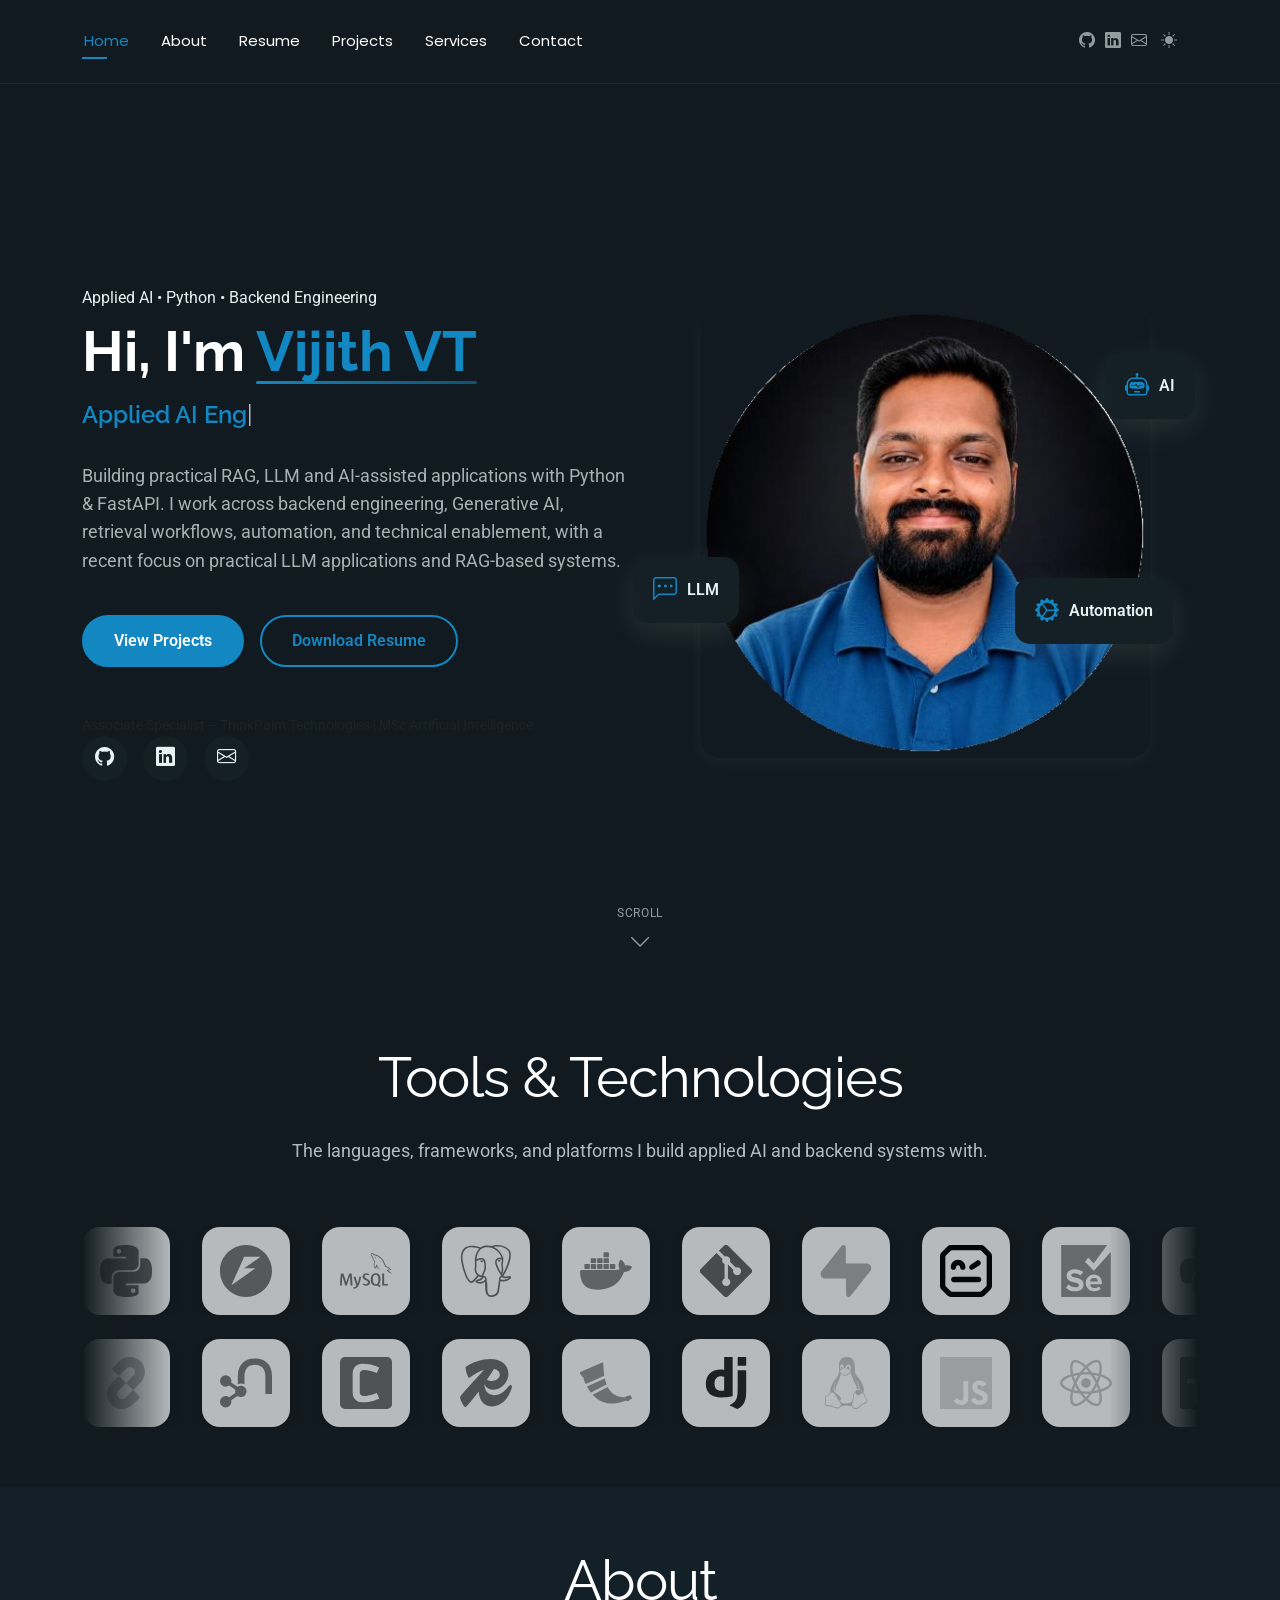
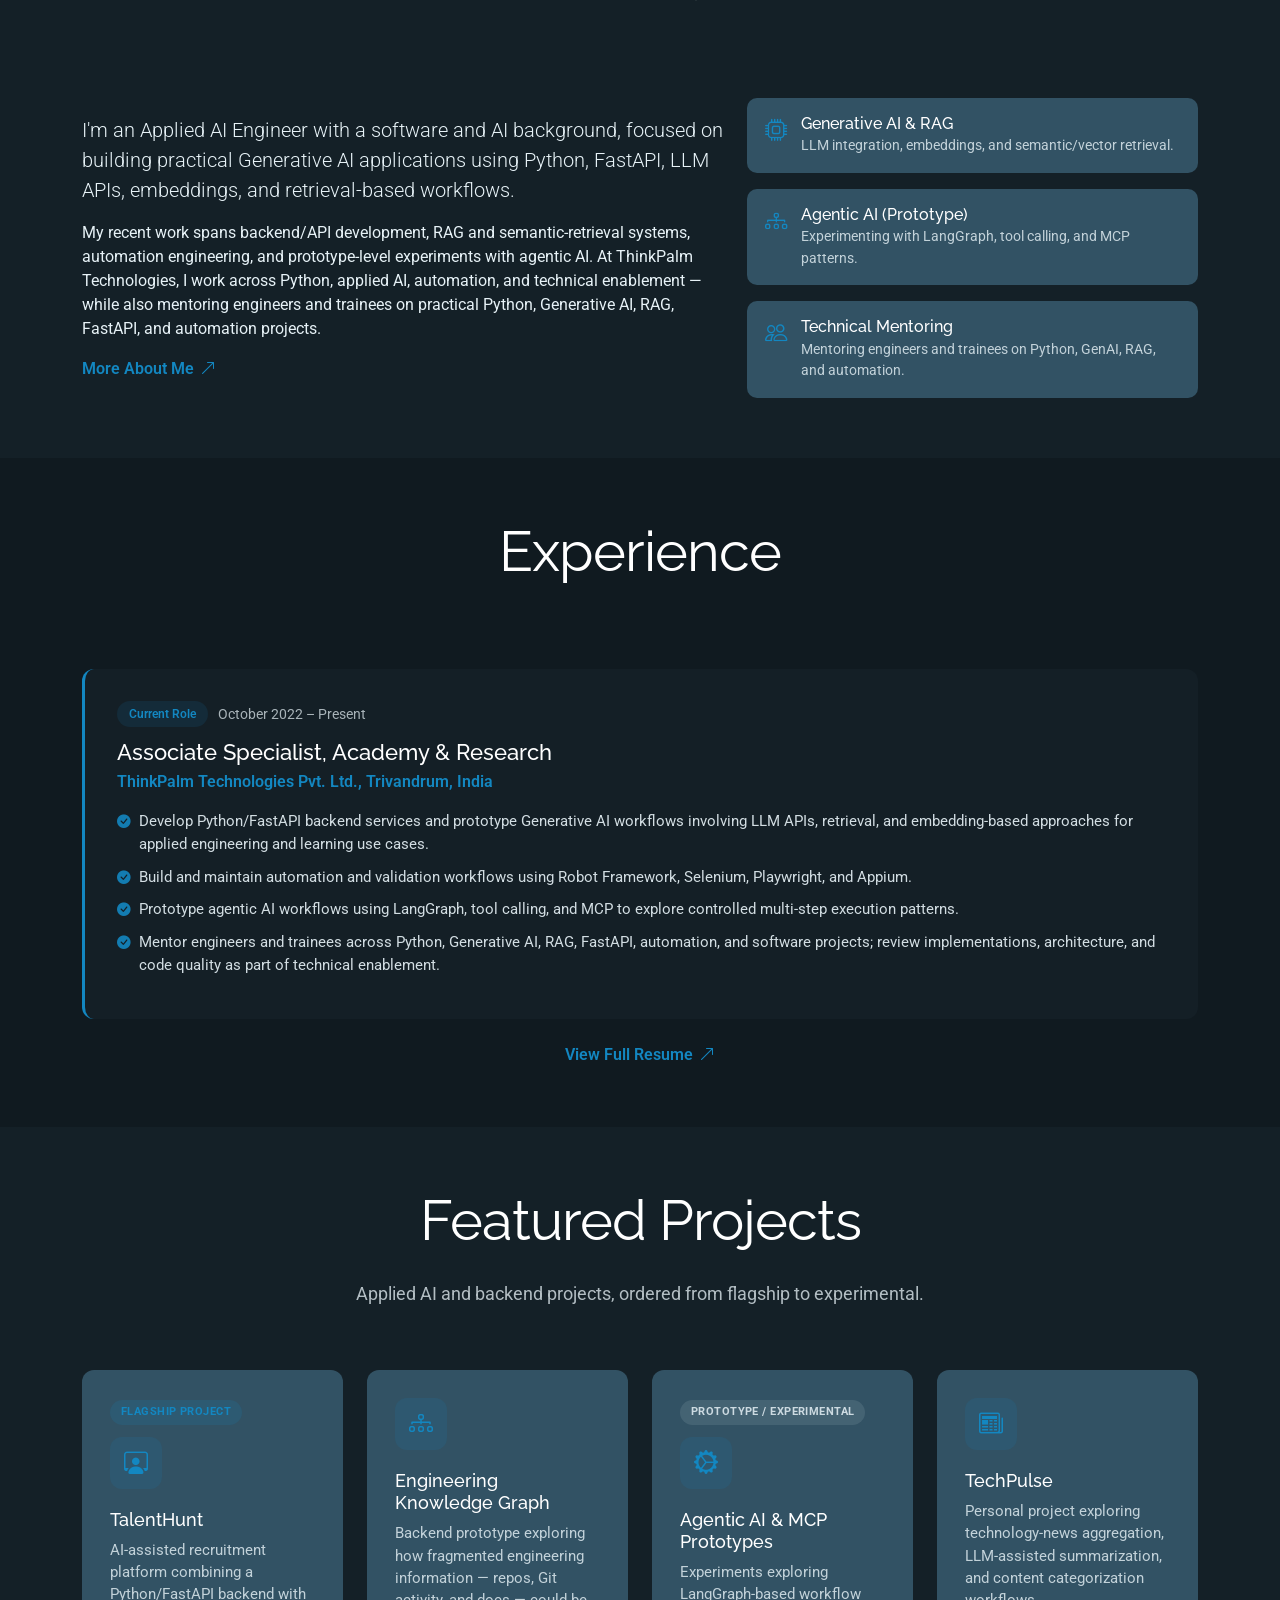
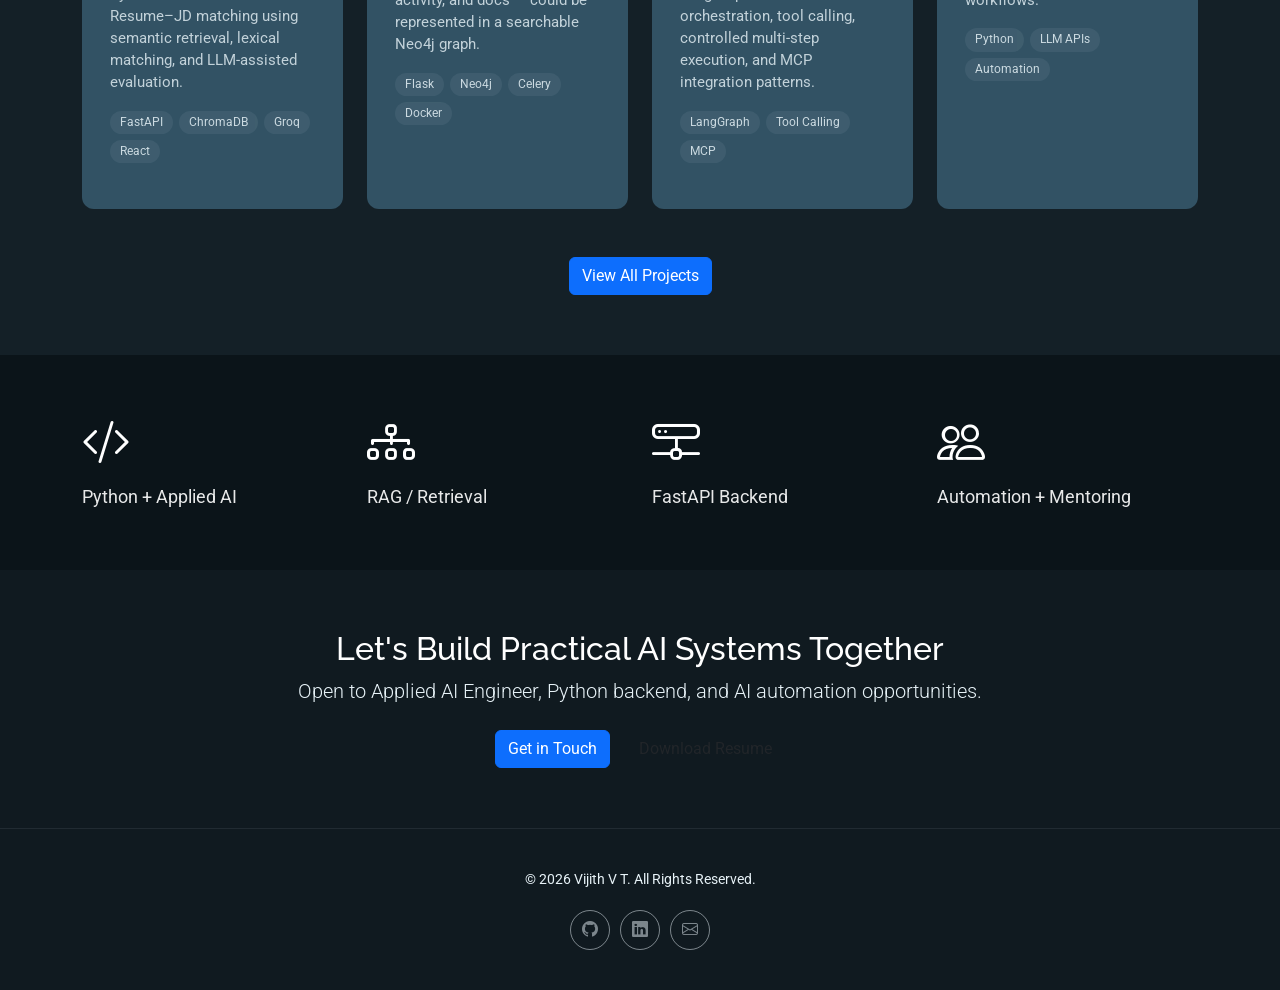
<file: index.html>
<!DOCTYPE html>
<html lang="en">

<head>
  <script>(function () { try { if (localStorage.getItem('theme') === 'light') { document.documentElement.setAttribute('data-theme', 'light'); } } catch (e) {} })();</script>
  <meta charset="utf-8">
  <meta content="width=device-width, initial-scale=1.0" name="viewport">
  <title>Vijith V T | Applied AI Engineer — Python, RAG & LLM Applications</title>
  <meta name="description"
    content="Portfolio of Vijith V T, an Applied AI Engineer working with Python, FastAPI, RAG, LLM applications, embeddings, semantic retrieval and AI automation.">
  <meta name="keywords"
    content="Applied AI Engineer, Python Backend Engineer, RAG, LLM Applications, FastAPI, Generative AI Engineer India, Semantic Search">
  <meta property="og:title" content="Vijith V T | Applied AI Engineer — Python, RAG & LLM Applications">
  <meta property="og:description"
    content="Portfolio of Vijith V T, an Applied AI Engineer working with Python, FastAPI, RAG, LLM applications, embeddings, semantic retrieval and AI automation.">
  <meta property="og:type" content="website">

  <!-- Favicons -->
  <link href="assets/img/favicon.png" rel="icon">
  <link href="assets/img/apple-touch-icon.png" rel="apple-touch-icon">

  <!-- Fonts -->
  <link href="https://fonts.googleapis.com" rel="preconnect">
  <link href="https://fonts.gstatic.com" rel="preconnect" crossorigin>
  <link
    href="https://fonts.googleapis.com/css2?family=Roboto:ital,wght@0,100;0,300;0,400;0,500;0,700;0,900;1,100;1,300;1,400;1,500;1,700;1,900&family=Poppins:ital,wght@0,100;0,200;0,300;0,400;0,500;0,600;0,700;0,800;0,900;1,100;1,200;1,300;1,400;1,500;1,600;1,700;1,800;1,900&family=Raleway:ital,wght@0,100;0,200;0,300;0,400;0,500;0,600;0,700;0,800;0,900;1,100;1,200;1,300;1,400;1,500;1,600;1,700;1,800;1,900&display=swap"
    rel="stylesheet">

  <!-- Vendor CSS Files -->
  <link href="assets/vendor/bootstrap/css/bootstrap.min.css" rel="stylesheet">
  <link href="assets/vendor/bootstrap-icons/bootstrap-icons.css" rel="stylesheet">
  <link href="assets/vendor/aos/aos.css" rel="stylesheet">
  <link href="assets/vendor/swiper/swiper-bundle.min.css" rel="stylesheet">
  <link href="assets/vendor/glightbox/css/glightbox.min.css" rel="stylesheet">

  <!-- Main CSS File -->
  <link href="assets/css/main.css" rel="stylesheet">


</head>

<body class="index-page">

  <header id="header" class="header d-flex align-items-center light-background sticky-top">
    <div class="container position-relative d-flex align-items-center justify-content-between">

      <!-- <a href="index.html" class="logo d-flex align-items-center me-auto me-xl-0">
      <img src="assets/img/logo.webp" alt="">
      <h1 class="sitename">Vijith V T</h1> 
    </a> -->

      <nav id="navmenu" class="navmenu">
        <ul>
          <li><a href="index.html" class="active" aria-current="page">Home</a></li>
          <li><a href="about.html">About</a></li>
          <li><a href="resume.html">Resume</a></li>
          <li><a href="portfolio.html">Projects</a></li>
          <li><a href="services.html">Services</a></li>
          <li><a href="contact.html">Contact</a></li>
        </ul>
        <i class="mobile-nav-toggle d-xl-none bi bi-list"></i>
      </nav>

      <div class="header-social-links">
        <a href="https://github.com/vijithvt" class="github"><i class="bi bi-github"></i></a>
        <a href="https://www.linkedin.com/in/vijithvt" class="linkedin"><i class="bi bi-linkedin"></i></a>
        <a href="mailto:vijith.vt.ai@gmail.com" class="email"><i class="bi bi-envelope"></i></a>
        <button id="theme-toggle" type="button" class="theme-toggle" aria-label="Toggle light and dark theme">
          <i class="bi bi-sun-fill"></i>
        </button>
      </div>

    </div>
  </header>

  <main class="main">

    <!-- Hero Section -->
    <section id="hero" class="hero section">

      <div class="container" data-aos="fade-up" data-aos-delay="100">

        <div class="row gy-4 align-items-center">
          <div class="col-lg-6 order-2 order-lg-1">
            <div class="hero-content">
              <span class="eyebrow d-block mb-2" data-aos="fade-up" data-aos-delay="150">Applied AI • Python • Backend
                Engineering</span>
              <h1 data-aos="fade-up" data-aos-delay="200">Hi, I'm <span class="highlight">Vijith VT</span></h1>
              <h2 data-aos="fade-up" data-aos-delay="300"><span class="typed"
                  data-typed-items="Applied AI Engineer, Python Backend Engineer, RAG &amp; LLM Applications, AI Automation"></span>
              </h2>
              <p data-aos="fade-up" data-aos-delay="400">Building practical RAG, LLM and AI-assisted applications with
                Python &amp; FastAPI. I work across backend engineering, Generative AI, retrieval workflows,
                automation, and technical enablement, with a recent focus on practical LLM applications and
                RAG-based systems.</p>
              <div class="hero-actions" data-aos="fade-up" data-aos-delay="500">
                <a href="portfolio.html" class="btn btn-primary">View Projects</a>
                <a href="assets/files/Vijith_VT_Resume.pdf" class="btn btn-outline">Download Resume</a>
              </div>
              <div class="hero-credibility mt-4 small text-muted" data-aos="fade-up" data-aos-delay="550">
                <span>Associate Specialist – ThinkPalm Technologies</span> | <span>MSc Artificial Intelligence</span>
              </div>
              <div class="social-links" data-aos="fade-up" data-aos-delay="600">
                <a href="https://github.com/vijithvt"><i class="bi bi-github"></i></a>
                <a href="https://www.linkedin.com/in/vijithvt"><i class="bi bi-linkedin"></i></a>
                <a href="mailto:vijith.vt.ai@gmail.com"><i class="bi bi-envelope"></i></a>
              </div>
            </div>
          </div>
          <div class="col-lg-6 order-1 order-lg-2">
            <div class="hero-image" data-aos="zoom-in" data-aos-delay="300">
              <div class="image-wrapper">
                <img src="assets/img/profile/vijith-profile-circle.png" alt="Vijith V T" class="img-fluid">
                <div class="floating-elements">
                  <div class="floating-card design" data-aos="fade-left" data-aos-delay="700">
                    <i class="bi bi-robot"></i>
                    <span>AI</span>
                  </div>
                  <div class="floating-card code" data-aos="fade-right" data-aos-delay="800">
                    <i class="bi bi-chat-left-dots"></i>
                    <span>LLM</span>
                  </div>
                  <div class="floating-card creativity" data-aos="fade-up" data-aos-delay="900">
                    <i class="bi bi-gear-wide-connected"></i>
                    <span>Automation</span>
                  </div>
                </div>
              </div>
            </div>
          </div>
        </div>

      </div>

      <a href="#about-snapshot" class="hero-scroll-cue" aria-label="Scroll to About section">
        <span>Scroll</span>
        <i class="bi bi-chevron-down"></i>
      </a>

    </section><!-- /Hero Section -->

    <!-- Tech Stack Marquee Section -->
    <section id="tech-stack" class="tech-stack tech-marquee-section section">

      <div class="container section-title" data-aos="fade-up">
        <h2>Tools & Technologies</h2>
        <p>The languages, frameworks, and platforms I build applied AI and backend systems with.</p>
      </div>

      <div class="container" data-aos="fade-up" data-aos-delay="100">

        <div class="tech-marquee">
          <div class="tech-marquee-track">
            <div class="tech-logo-chip" title="Python"><img src="assets/img/tech/python.svg" alt="Python"
                loading="lazy"></div>
            <div class="tech-logo-chip" title="FastAPI"><img src="assets/img/tech/fastapi.svg" alt="FastAPI"
                loading="lazy"></div>
            <div class="tech-logo-chip" title="MySQL"><img src="assets/img/tech/mysql.svg" alt="MySQL"
                loading="lazy"></div>
            <div class="tech-logo-chip" title="PostgreSQL"><img src="assets/img/tech/postgresql.svg"
                alt="PostgreSQL" loading="lazy"></div>
            <div class="tech-logo-chip" title="Docker"><img src="assets/img/tech/docker.svg" alt="Docker"
                loading="lazy"></div>
            <div class="tech-logo-chip" title="Git"><img src="assets/img/tech/git.svg" alt="Git" loading="lazy">
            </div>
            <div class="tech-logo-chip" title="Supabase"><img src="assets/img/tech/supabase.svg" alt="Supabase"
                loading="lazy"></div>
            <div class="tech-logo-chip" title="Robot Framework"><img src="assets/img/tech/robotframework.svg"
                alt="Robot Framework" loading="lazy"></div>
            <div class="tech-logo-chip" title="Selenium"><img src="assets/img/tech/selenium.svg" alt="Selenium"
                loading="lazy"></div>
            <!-- duplicate set for seamless loop -->
            <div class="tech-logo-chip" title="Python"><img src="assets/img/tech/python.svg" alt="Python"
                loading="lazy"></div>
            <div class="tech-logo-chip" title="FastAPI"><img src="assets/img/tech/fastapi.svg" alt="FastAPI"
                loading="lazy"></div>
            <div class="tech-logo-chip" title="MySQL"><img src="assets/img/tech/mysql.svg" alt="MySQL"
                loading="lazy"></div>
            <div class="tech-logo-chip" title="PostgreSQL"><img src="assets/img/tech/postgresql.svg"
                alt="PostgreSQL" loading="lazy"></div>
            <div class="tech-logo-chip" title="Docker"><img src="assets/img/tech/docker.svg" alt="Docker"
                loading="lazy"></div>
            <div class="tech-logo-chip" title="Git"><img src="assets/img/tech/git.svg" alt="Git" loading="lazy">
            </div>
            <div class="tech-logo-chip" title="Supabase"><img src="assets/img/tech/supabase.svg" alt="Supabase"
                loading="lazy"></div>
            <div class="tech-logo-chip" title="Robot Framework"><img src="assets/img/tech/robotframework.svg"
                alt="Robot Framework" loading="lazy"></div>
            <div class="tech-logo-chip" title="Selenium"><img src="assets/img/tech/selenium.svg" alt="Selenium"
                loading="lazy"></div>
          </div>
        </div>

        <div class="tech-marquee tech-marquee-reverse">
          <div class="tech-marquee-track">
            <div class="tech-logo-chip" title="LangChain (prototype)"><img src="assets/img/tech/langchain.svg" alt="LangChain"
                loading="lazy"></div>
            <div class="tech-logo-chip" title="Neo4j (prototype)"><img src="assets/img/tech/neo4j.svg" alt="Neo4j"
                loading="lazy"></div>
            <div class="tech-logo-chip" title="Celery (prototype)"><img src="assets/img/tech/celery.svg" alt="Celery"
                loading="lazy"></div>
            <div class="tech-logo-chip" title="Redis (prototype)"><img src="assets/img/tech/redis.svg" alt="Redis"
                loading="lazy"></div>
            <div class="tech-logo-chip" title="Flask"><img src="assets/img/tech/flask.svg" alt="Flask"
                loading="lazy"></div>
            <div class="tech-logo-chip" title="Django"><img src="assets/img/tech/django.svg" alt="Django"
                loading="lazy"></div>
            <div class="tech-logo-chip" title="Linux"><img src="assets/img/tech/linux.svg" alt="Linux"
                loading="lazy"></div>
            <div class="tech-logo-chip" title="JavaScript"><img src="assets/img/tech/javascript.svg"
                alt="JavaScript" loading="lazy"></div>
            <div class="tech-logo-chip" title="React (project use)"><img src="assets/img/tech/react.svg" alt="React"
                loading="lazy"></div>
            <div class="tech-logo-chip" title="TypeScript (project use)"><img src="assets/img/tech/typescript.svg"
                alt="TypeScript" loading="lazy"></div>
            <div class="tech-logo-chip" title="Tailwind CSS (project use)"><img src="assets/img/tech/tailwindcss.svg"
                alt="Tailwind CSS" loading="lazy"></div>
            <!-- duplicate set for seamless loop -->
            <div class="tech-logo-chip" title="LangChain (prototype)"><img src="assets/img/tech/langchain.svg" alt="LangChain"
                loading="lazy"></div>
            <div class="tech-logo-chip" title="Neo4j (prototype)"><img src="assets/img/tech/neo4j.svg" alt="Neo4j"
                loading="lazy"></div>
            <div class="tech-logo-chip" title="Celery (prototype)"><img src="assets/img/tech/celery.svg" alt="Celery"
                loading="lazy"></div>
            <div class="tech-logo-chip" title="Redis (prototype)"><img src="assets/img/tech/redis.svg" alt="Redis"
                loading="lazy"></div>
            <div class="tech-logo-chip" title="Flask"><img src="assets/img/tech/flask.svg" alt="Flask"
                loading="lazy"></div>
            <div class="tech-logo-chip" title="Django"><img src="assets/img/tech/django.svg" alt="Django"
                loading="lazy"></div>
            <div class="tech-logo-chip" title="Linux"><img src="assets/img/tech/linux.svg" alt="Linux"
                loading="lazy"></div>
            <div class="tech-logo-chip" title="JavaScript"><img src="assets/img/tech/javascript.svg"
                alt="JavaScript" loading="lazy"></div>
            <div class="tech-logo-chip" title="React (project use)"><img src="assets/img/tech/react.svg" alt="React"
                loading="lazy"></div>
            <div class="tech-logo-chip" title="TypeScript (project use)"><img src="assets/img/tech/typescript.svg"
                alt="TypeScript" loading="lazy"></div>
            <div class="tech-logo-chip" title="Tailwind CSS (project use)"><img src="assets/img/tech/tailwindcss.svg"
                alt="Tailwind CSS" loading="lazy"></div>
          </div>
        </div>

      </div>

    </section><!-- /Tech Stack Marquee Section -->

    <!-- About Snapshot Section -->
    <section id="about-snapshot" class="about-snapshot section light-background">

      <div class="container section-title" data-aos="fade-up">
        <h2>About</h2>
      </div>

      <div class="container" data-aos="fade-up" data-aos-delay="100">
        <div class="row align-items-center gy-4">
          <div class="col-lg-7">
            <p class="lead">
              I'm an Applied AI Engineer with a software and AI background, focused on building practical
              Generative AI applications using Python, FastAPI, LLM APIs, embeddings, and retrieval-based
              workflows.
            </p>
            <p>
              My recent work spans backend/API development, RAG and semantic-retrieval systems, automation
              engineering, and prototype-level experiments with agentic AI. At ThinkPalm Technologies, I work
              across Python, applied AI, automation, and technical enablement — while also mentoring engineers and
              trainees on practical Python, Generative AI, RAG, FastAPI, and automation projects.
            </p>
            <a href="about.html" class="snapshot-link">More About Me <i class="bi bi-arrow-up-right"></i></a>
          </div>
          <div class="col-lg-5">
            <div class="snapshot-highlights">
              <div class="snapshot-highlight" data-aos="fade-up" data-aos-delay="150">
                <i class="bi bi-cpu"></i>
                <div>
                  <h4>Generative AI & RAG</h4>
                  <p>LLM integration, embeddings, and semantic/vector retrieval.</p>
                </div>
              </div>
              <div class="snapshot-highlight" data-aos="fade-up" data-aos-delay="220">
                <i class="bi bi-diagram-3"></i>
                <div>
                  <h4>Agentic AI (Prototype)</h4>
                  <p>Experimenting with LangGraph, tool calling, and MCP patterns.</p>
                </div>
              </div>
              <div class="snapshot-highlight" data-aos="fade-up" data-aos-delay="290">
                <i class="bi bi-people"></i>
                <div>
                  <h4>Technical Mentoring</h4>
                  <p>Mentoring engineers and trainees on Python, GenAI, RAG, and automation.</p>
                </div>
              </div>
            </div>
          </div>
        </div>
      </div>

    </section><!-- /About Snapshot Section -->

    <!-- Experience Snapshot Section -->
    <section id="experience-snapshot" class="experience-snapshot section">

      <div class="container section-title" data-aos="fade-up">
        <h2>Experience</h2>
      </div>

      <div class="container" data-aos="fade-up" data-aos-delay="100">
        <div class="role-card">
          <div class="role-meta">
            <span class="role-badge">Current Role</span>
            <span class="role-dates">October 2022 – Present</span>
          </div>
          <h3>Associate Specialist, Academy & Research</h3>
          <p class="role-company">ThinkPalm Technologies Pvt. Ltd., Trivandrum, India</p>
          <ul>
            <li>Develop Python/FastAPI backend services and prototype Generative AI workflows involving LLM APIs,
              retrieval, and embedding-based approaches for applied engineering and learning use cases.</li>
            <li>Build and maintain automation and validation workflows using Robot Framework, Selenium, Playwright,
              and Appium.</li>
            <li>Prototype agentic AI workflows using LangGraph, tool calling, and MCP to explore controlled
              multi-step execution patterns.</li>
            <li>Mentor engineers and trainees across Python, Generative AI, RAG, FastAPI, automation, and software
              projects; review implementations, architecture, and code quality as part of technical enablement.</li>
          </ul>
        </div>
        <div class="text-center mt-4">
          <a href="resume.html" class="snapshot-link">View Full Resume <i class="bi bi-arrow-up-right"></i></a>
        </div>
      </div>

    </section><!-- /Experience Snapshot Section -->

    <!-- Featured Projects Section -->
    <section id="featured-projects" class="featured-projects section light-background">

      <div class="container section-title" data-aos="fade-up">
        <h2>Featured Projects</h2>
        <p>Applied AI and backend projects, ordered from flagship to experimental.</p>
      </div>

      <div class="container" data-aos="fade-up" data-aos-delay="100">
        <div class="row g-4">
          <div class="col-lg-3 col-md-6" data-aos="fade-up" data-aos-delay="150">
            <div class="project-teaser">
              <span class="badge-tag badge-tag--flagship">Flagship Project</span>
              <div class="project-teaser-icon"><i class="bi bi-person-workspace"></i></div>
              <h4>TalentHunt</h4>
              <p>AI-assisted recruitment platform combining a Python/FastAPI backend with Resume–JD matching using
                semantic retrieval, lexical matching, and LLM-assisted evaluation.</p>
              <div class="project-teaser-stack">
                <span>FastAPI</span>
                <span>ChromaDB</span>
                <span>Groq</span>
                <span>React</span>
              </div>
            </div>
          </div>
          <div class="col-lg-3 col-md-6" data-aos="fade-up" data-aos-delay="220">
            <div class="project-teaser">
              <div class="project-teaser-icon"><i class="bi bi-diagram-3"></i></div>
              <h4>Engineering Knowledge Graph</h4>
              <p>Backend prototype exploring how fragmented engineering information — repos, Git activity, and
                docs — could be represented in a searchable Neo4j graph.</p>
              <div class="project-teaser-stack">
                <span>Flask</span>
                <span>Neo4j</span>
                <span>Celery</span>
                <span>Docker</span>
              </div>
            </div>
          </div>
          <div class="col-lg-3 col-md-6" data-aos="fade-up" data-aos-delay="290">
            <div class="project-teaser">
              <span class="badge-tag badge-tag--prototype">Prototype / Experimental</span>
              <div class="project-teaser-icon"><i class="bi bi-gear-wide-connected"></i></div>
              <h4>Agentic AI & MCP Prototypes</h4>
              <p>Experiments exploring LangGraph-based workflow orchestration, tool calling, controlled multi-step
                execution, and MCP integration patterns.</p>
              <div class="project-teaser-stack">
                <span>LangGraph</span>
                <span>Tool Calling</span>
                <span>MCP</span>
              </div>
            </div>
          </div>
          <div class="col-lg-3 col-md-6" data-aos="fade-up" data-aos-delay="360">
            <div class="project-teaser">
              <div class="project-teaser-icon"><i class="bi bi-newspaper"></i></div>
              <h4>TechPulse</h4>
              <p>Personal project exploring technology-news aggregation, LLM-assisted summarization, and content
                categorization workflows.</p>
              <div class="project-teaser-stack">
                <span>Python</span>
                <span>LLM APIs</span>
                <span>Automation</span>
              </div>
            </div>
          </div>
        </div>
        <div class="text-center mt-5">
          <a href="portfolio.html" class="btn btn-primary">View All Projects</a>
        </div>
      </div>

    </section><!-- /Featured Projects Section -->

    <!-- Stats Section -->
    <section id="stats" class="stats section dark-background">

      <div class="container" data-aos="fade-up" data-aos-delay="100">

        <div class="row counters">
          <div class="col-md-3 col-6" data-aos="fade-up" data-aos-delay="200">
            <h2><i class="bi bi-code-slash"></i></h2>
            <p>Python + Applied AI</p>
          </div>

          <div class="col-md-3 col-6" data-aos="fade-up" data-aos-delay="300">
            <h2><i class="bi bi-diagram-3"></i></h2>
            <p>RAG / Retrieval</p>
          </div>

          <div class="col-md-3 col-6" data-aos="fade-up" data-aos-delay="400">
            <h2><i class="bi bi-hdd-network"></i></h2>
            <p>FastAPI Backend</p>
          </div>

          <div class="col-md-3 col-6" data-aos="fade-up" data-aos-delay="500">
            <h2><i class="bi bi-people"></i></h2>
            <p>Automation + Mentoring</p>
          </div>
        </div>
      </div>

    </section><!-- /Stats Section -->

    <!-- Contact CTA Section -->
    <section id="contact-cta" class="contact-cta section">

      <div class="container" data-aos="fade-up">
        <h2>Let's Build Practical AI Systems Together</h2>
        <p class="lead">Open to Applied AI Engineer, Python backend, and AI automation opportunities.</p>
        <div class="contact-cta-actions">
          <a href="contact.html" class="btn btn-primary">Get in Touch</a>
          <a href="assets/files/Vijith_VT_Resume.pdf" class="btn btn-outline">Download Resume</a>
        </div>
      </div>

    </section><!-- /Contact CTA Section -->

  </main>

  <footer id="footer" class="footer">

    <div class="container">
      <div class="copyright text-center">
        <p>© 2026 Vijith V T. All Rights Reserved.</p>
      </div>
      <div class="social-links d-flex justify-content-center">
        <a href="https://github.com/vijithvt" class="github"><i class="bi bi-github"></i></a>
        <a href="https://www.linkedin.com/in/vijithvt" class="linkedin"><i class="bi bi-linkedin"></i></a>
        <a href="mailto:vijith.vt.ai@gmail.com" class="email"><i class="bi bi-envelope"></i></a>
      </div>

    </div>

  </footer>

  <!-- Scroll Top -->
  <a href="#" id="scroll-top" class="scroll-top d-flex align-items-center justify-content-center"><i
      class="bi bi-arrow-up-short"></i></a>

  <!-- Preloader -->
  <div id="preloader"></div>

  <!-- Vendor JS Files -->
  <script src="assets/vendor/bootstrap/js/bootstrap.bundle.min.js"></script>
  <script src="assets/vendor/aos/aos.js"></script>
  <script src="assets/vendor/typed.js/typed.umd.js"></script>
  <script src="assets/vendor/waypoints/noframework.waypoints.js"></script>
  <script src="assets/vendor/purecounter/purecounter_vanilla.js"></script>
  <script src="assets/vendor/swiper/swiper-bundle.min.js"></script>
  <script src="assets/vendor/imagesloaded/imagesloaded.pkgd.min.js"></script>
  <script src="assets/vendor/isotope-layout/isotope.pkgd.min.js"></script>
  <script src="assets/vendor/glightbox/js/glightbox.min.js"></script>

  <!-- Main JS File -->
  <script src="assets/js/main.js"></script>

</body>

</html>
</file>
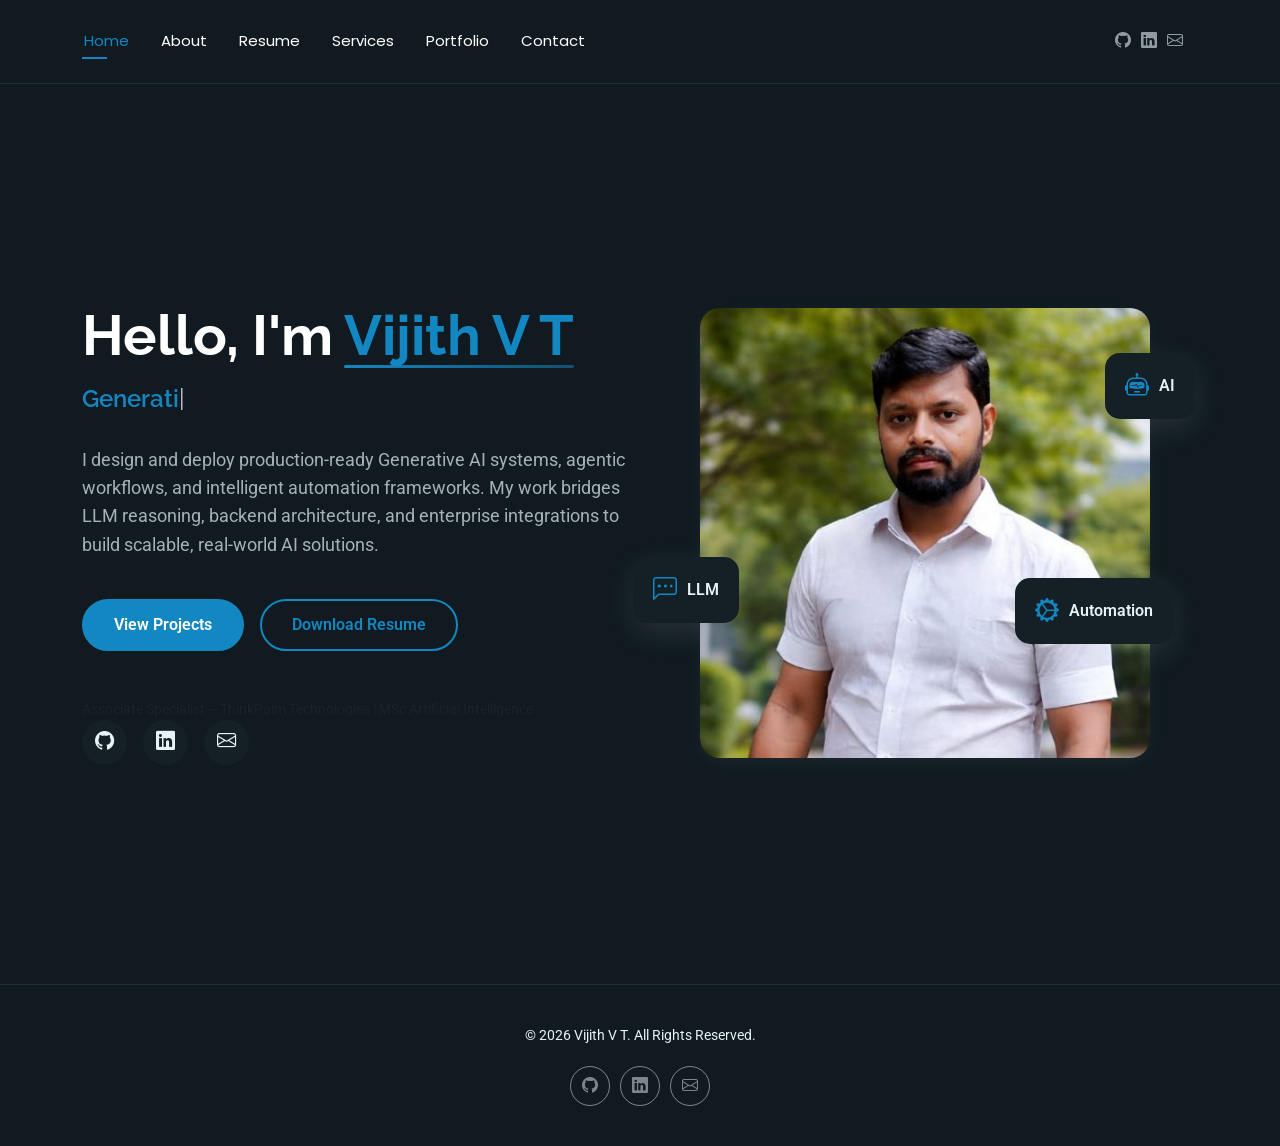
<file: FolioOne/index.html>
<!DOCTYPE html>
<html lang="en">

<head>
  <meta charset="utf-8">
  <meta content="width=device-width, initial-scale=1.0" name="viewport">
  <title>Vijith V T | Generative AI & Agentic Systems Engineer</title>
  <meta name="description" content="">
  <meta name="keywords" content="">

  <!-- Favicons -->
  <link href="assets/img/favicon.png" rel="icon">
  <link href="assets/img/apple-touch-icon.png" rel="apple-touch-icon">

  <!-- Fonts -->
  <link href="https://fonts.googleapis.com" rel="preconnect">
  <link href="https://fonts.gstatic.com" rel="preconnect" crossorigin>
  <link
    href="https://fonts.googleapis.com/css2?family=Roboto:ital,wght@0,100;0,300;0,400;0,500;0,700;0,900;1,100;1,300;1,400;1,500;1,700;1,900&family=Poppins:ital,wght@0,100;0,200;0,300;0,400;0,500;0,600;0,700;0,800;0,900;1,100;1,200;1,300;1,400;1,500;1,600;1,700;1,800;1,900&family=Raleway:ital,wght@0,100;0,200;0,300;0,400;0,500;0,600;0,700;0,800;0,900;1,100;1,200;1,300;1,400;1,500;1,600;1,700;1,800;1,900&display=swap"
    rel="stylesheet">

  <!-- Vendor CSS Files -->
  <link href="assets/vendor/bootstrap/css/bootstrap.min.css" rel="stylesheet">
  <link href="assets/vendor/bootstrap-icons/bootstrap-icons.css" rel="stylesheet">
  <link href="assets/vendor/aos/aos.css" rel="stylesheet">
  <link href="assets/vendor/swiper/swiper-bundle.min.css" rel="stylesheet">
  <link href="assets/vendor/glightbox/css/glightbox.min.css" rel="stylesheet">

  <!-- Main CSS File -->
  <link href="assets/css/main.css" rel="stylesheet">


</head>

<body class="index-page">

  <header id="header" class="header d-flex align-items-center light-background sticky-top">
    <div class="container position-relative d-flex align-items-center justify-content-between">

      <!-- <a href="index.html" class="logo d-flex align-items-center me-auto me-xl-0">
      <img src="assets/img/logo.webp" alt="">
      <h1 class="sitename">Vijith V T</h1> 
    </a> -->

      <nav id="navmenu" class="navmenu">
        <ul>
          <li><a href="index.html" class="active">Home</a></li>
          <li><a href="about.html">About</a></li>
          <li><a href="resume.html">Resume</a></li>
          <li><a href="services.html">Services</a></li>
          <li><a href="portfolio.html">Portfolio</a></li>
          <li><a href="contact.html">Contact</a></li>
        </ul>
        <i class="mobile-nav-toggle d-xl-none bi bi-list"></i>
      </nav>

      <div class="header-social-links">
        <a href="https://github.com/vijithvt" class="github"><i class="bi bi-github"></i></a>
        <a href="https://www.linkedin.com/in/vijithvt" class="linkedin"><i class="bi bi-linkedin"></i></a>
        <a href="mailto:vijith.vt.ai@gmail.com" class="email"><i class="bi bi-envelope"></i></a>
      </div>

    </div>
  </header>

  <main class="main">

    <!-- Hero Section -->
    <section id="hero" class="hero section">

      <div class="container" data-aos="fade-up" data-aos-delay="100">

        <div class="row gy-4 align-items-center">
          <div class="col-lg-6 order-2 order-lg-1">
            <div class="hero-content">
              <h1 data-aos="fade-up" data-aos-delay="200">Hello, I'm <span class="highlight">Vijith V T</span></h1>
              <h2 data-aos="fade-up" data-aos-delay="300"><span class="typed"
                  data-typed-items="Generative AI Engineer, Agentic Systems Architect, Intelligent Automation Specialist, Backend Systems Engineer"></span>
              </h2>
              <p data-aos="fade-up" data-aos-delay="400">I design and deploy production-ready Generative AI systems,
                agentic workflows, and intelligent automation frameworks. My work bridges LLM reasoning, backend
                architecture, and enterprise integrations to build scalable, real-world AI solutions.</p>
              <div class="hero-actions" data-aos="fade-up" data-aos-delay="500">
                <a href="portfolio.html" class="btn btn-primary">View Projects</a>
                <a href="assets/files/Vijith_VT_Resume.pdf" class="btn btn-outline">Download Resume</a>
              </div>
              <div class="hero-credibility mt-4 small text-muted" data-aos="fade-up" data-aos-delay="550">
                <span>Associate Specialist – ThinkPalm Technologies</span> | <span>MSc Artificial Intelligence</span>
              </div>
              <div class="social-links" data-aos="fade-up" data-aos-delay="600">
                <a href="https://github.com/vijithvt"><i class="bi bi-github"></i></a>
                <a href="https://www.linkedin.com/in/vijithvt"><i class="bi bi-linkedin"></i></a>
                <a href="mailto:vijith.vt.ai@gmail.com"><i class="bi bi-envelope"></i></a>
              </div>
            </div>
          </div>
          <div class="col-lg-6 order-1 order-lg-2">
            <div class="hero-image" data-aos="zoom-in" data-aos-delay="300">
              <div class="image-wrapper">
                <img src="assets/img/profile/vijith-profile.jpg" alt="Vijith V T" class="img-fluid">
                <div class="floating-elements">
                  <div class="floating-card design" data-aos="fade-left" data-aos-delay="700">
                    <i class="bi bi-robot"></i>
                    <span>AI</span>
                  </div>
                  <div class="floating-card code" data-aos="fade-right" data-aos-delay="800">
                    <i class="bi bi-chat-left-dots"></i>
                    <span>LLM</span>
                  </div>
                  <div class="floating-card creativity" data-aos="fade-up" data-aos-delay="900">
                    <i class="bi bi-gear-wide-connected"></i>
                    <span>Automation</span>
                  </div>
                </div>
              </div>
            </div>
          </div>
        </div>

      </div>

    </section><!-- /Hero Section -->

  </main>

  <footer id="footer" class="footer">

    <div class="container">
      <div class="copyright text-center">
        <p>© 2026 Vijith V T. All Rights Reserved.</p>
      </div>
      <div class="social-links d-flex justify-content-center">
        <a href="https://github.com/vijithvt" class="github"><i class="bi bi-github"></i></a>
        <a href="https://www.linkedin.com/in/vijithvt" class="linkedin"><i class="bi bi-linkedin"></i></a>
        <a href="mailto:vijith.vt.ai@gmail.com" class="email"><i class="bi bi-envelope"></i></a>
      </div>

    </div>

  </footer>

  <!-- Scroll Top -->
  <a href="#" id="scroll-top" class="scroll-top d-flex align-items-center justify-content-center"><i
      class="bi bi-arrow-up-short"></i></a>

  <!-- Preloader -->
  <div id="preloader"></div>

  <!-- Vendor JS Files -->
  <script src="assets/vendor/bootstrap/js/bootstrap.bundle.min.js"></script>
  <script src="assets/vendor/php-email-form/validate.js"></script>
  <script src="assets/vendor/aos/aos.js"></script>
  <script src="assets/vendor/typed.js/typed.umd.js"></script>
  <script src="assets/vendor/waypoints/noframework.waypoints.js"></script>
  <script src="assets/vendor/purecounter/purecounter_vanilla.js"></script>
  <script src="assets/vendor/swiper/swiper-bundle.min.js"></script>
  <script src="assets/vendor/imagesloaded/imagesloaded.pkgd.min.js"></script>
  <script src="assets/vendor/isotope-layout/isotope.pkgd.min.js"></script>
  <script src="assets/vendor/glightbox/js/glightbox.min.js"></script>

  <!-- Main JS File -->
  <script src="assets/js/main.js"></script>

</body>

</html>
</file>
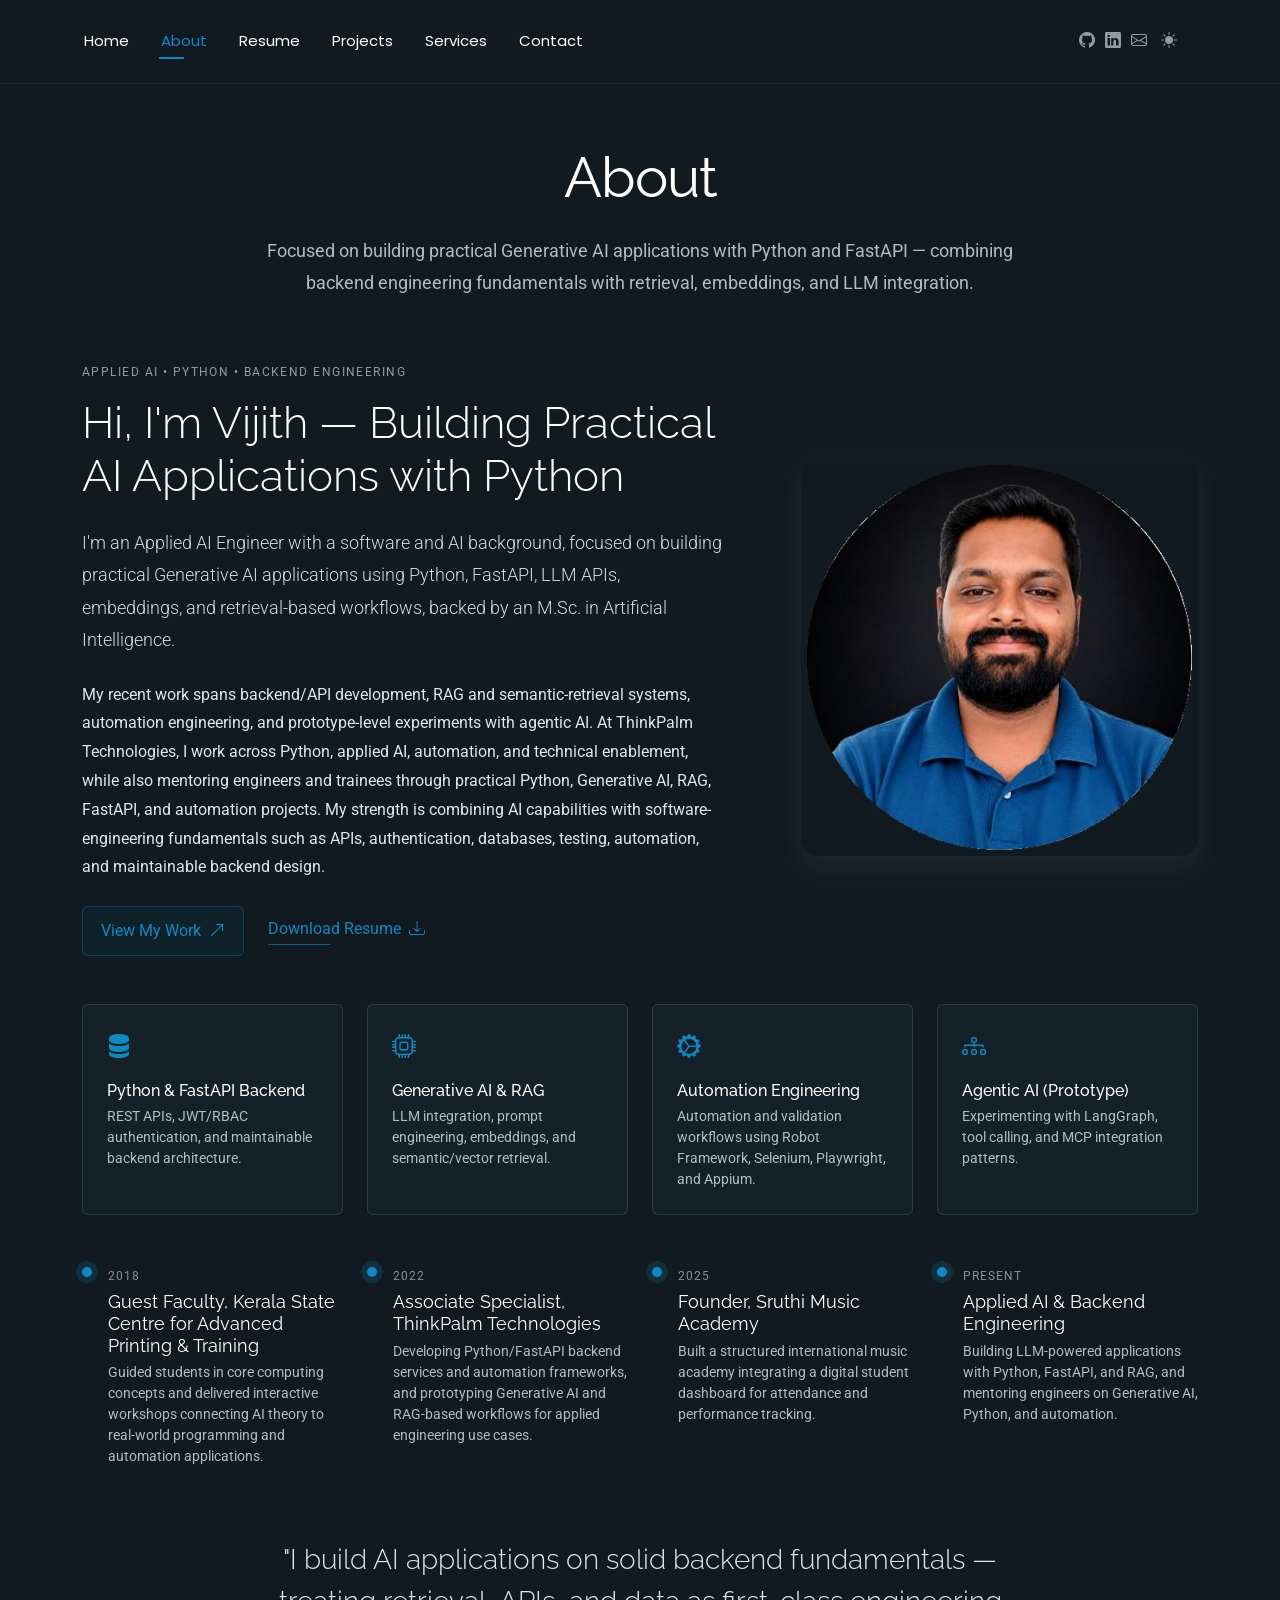
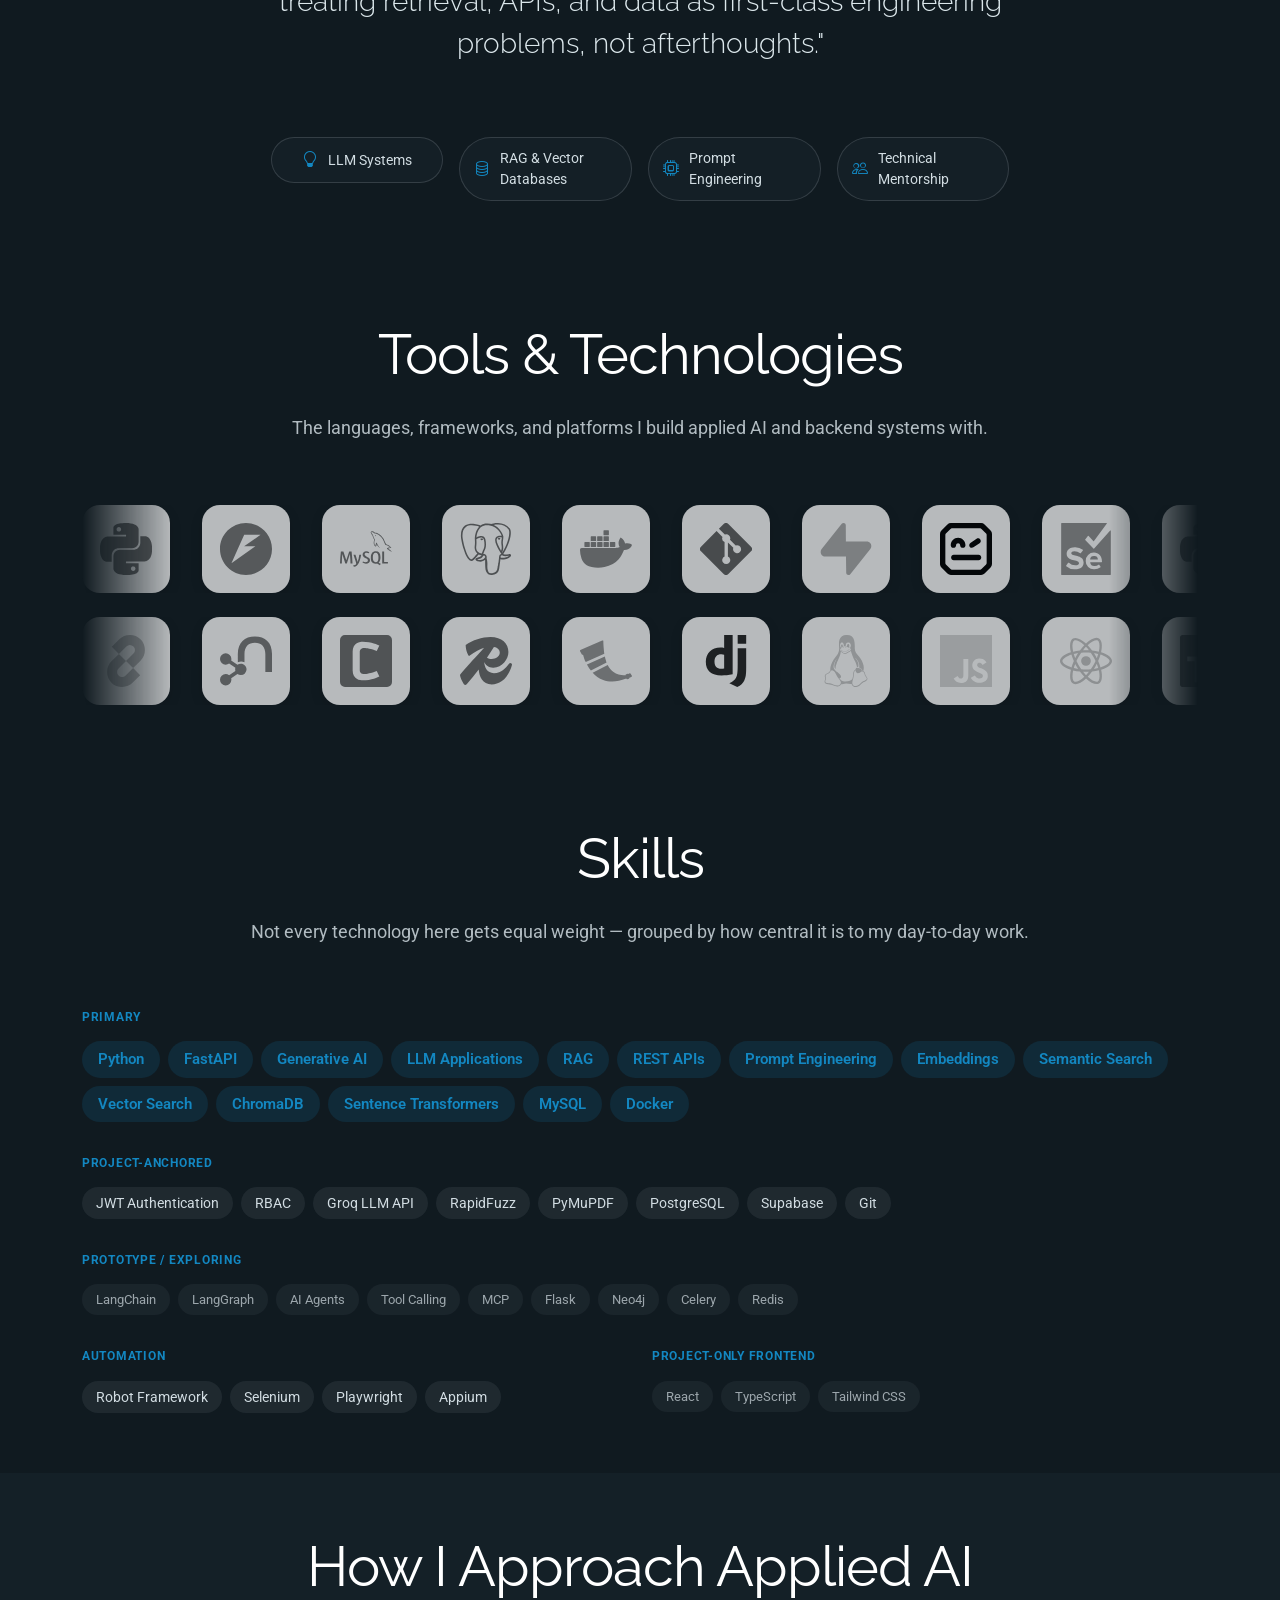
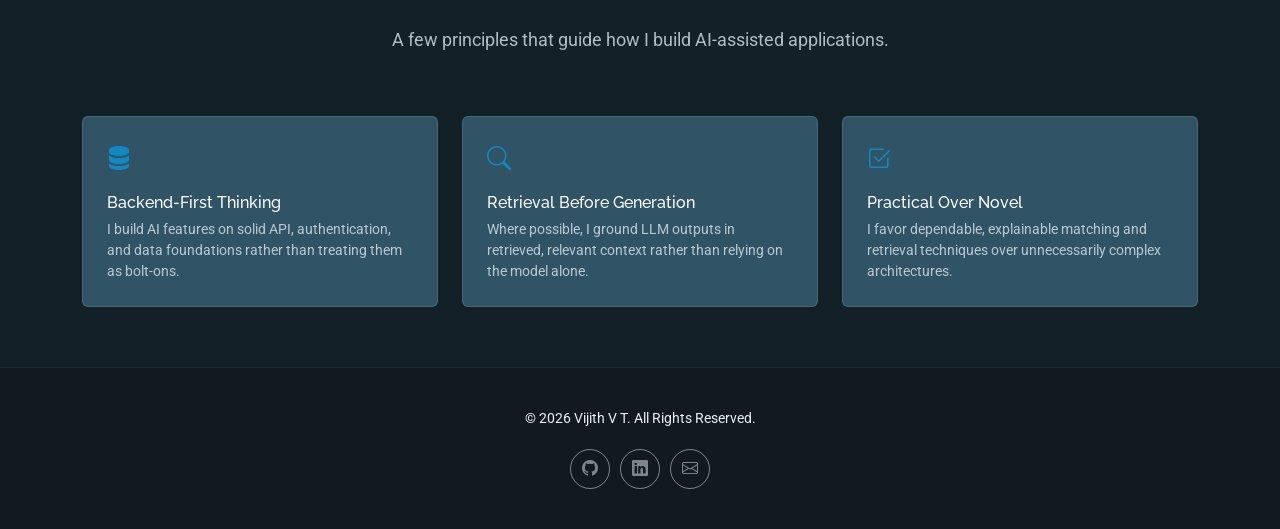
<file: about.html>
<!DOCTYPE html>
<html lang="en">

<head>
  <script>(function () { try { if (localStorage.getItem('theme') === 'light') { document.documentElement.setAttribute('data-theme', 'light'); } } catch (e) {} })();</script>
  <meta charset="utf-8">
  <meta content="width=device-width, initial-scale=1.0" name="viewport">
  <title>About | Vijith V T – Applied AI Engineer</title>
  <meta name="description"
    content="Vijith V T is an Applied AI Engineer working with Python, FastAPI, RAG, LLM applications, embeddings, semantic retrieval and AI automation.">
  <meta name="keywords"
    content="Applied AI Engineer, Python Backend Engineer, RAG, LLM Applications, FastAPI, Generative AI Engineer India">
  <meta property="og:title" content="About | Vijith V T – Applied AI Engineer">
  <meta property="og:description"
    content="Vijith V T is an Applied AI Engineer working with Python, FastAPI, RAG, LLM applications, embeddings, semantic retrieval and AI automation.">
  <meta property="og:type" content="website">

  <!-- Favicons -->
  <link href="assets/img/favicon.png" rel="icon">
  <link href="assets/img/apple-touch-icon.png" rel="apple-touch-icon">

  <!-- Fonts -->
  <link href="https://fonts.googleapis.com" rel="preconnect">
  <link href="https://fonts.gstatic.com" rel="preconnect" crossorigin>
  <link
    href="https://fonts.googleapis.com/css2?family=Roboto:ital,wght@0,100;0,300;0,400;0,500;0,700;0,900;1,100;1,300;1,400;1,500;1,700;1,900&family=Poppins:ital,wght@0,100;0,200;0,300;0,400;0,500;0,600;0,700;0,800;0,900;1,100;1,200;1,300;1,400;1,500;1,600;1,700;1,800;1,900&family=Raleway:ital,wght@0,100;0,200;0,300;0,400;0,500;0,600;0,700;0,800;0,900;1,100;1,200;1,300;1,400;1,500;1,600;1,700;1,800;1,900&display=swap"
    rel="stylesheet">

  <!-- Vendor CSS Files -->
  <link href="assets/vendor/bootstrap/css/bootstrap.min.css" rel="stylesheet">
  <link href="assets/vendor/bootstrap-icons/bootstrap-icons.css" rel="stylesheet">
  <link href="assets/vendor/aos/aos.css" rel="stylesheet">
  <link href="assets/vendor/swiper/swiper-bundle.min.css" rel="stylesheet">
  <link href="assets/vendor/glightbox/css/glightbox.min.css" rel="stylesheet">

  <!-- Main CSS File -->
  <link href="assets/css/main.css" rel="stylesheet">


</head>

<body class="about-page">

  <header id="header" class="header d-flex align-items-center light-background sticky-top">
    <div class="container position-relative d-flex align-items-center justify-content-between">

      <!-- <a href="index.html" class="logo d-flex align-items-center me-auto me-xl-0">
      <img src="assets/img/logo.webp" alt="">
      <h1 class="sitename">Vijith V T</h1> 
    </a> -->

      <nav id="navmenu" class="navmenu">
        <ul>
          <li><a href="index.html">Home</a></li>
          <li><a href="about.html" class="active" aria-current="page">About</a></li>
          <li><a href="resume.html">Resume</a></li>
          <li><a href="portfolio.html">Projects</a></li>
          <li><a href="services.html">Services</a></li>
          <li><a href="contact.html">Contact</a></li>
        </ul>
        <i class="mobile-nav-toggle d-xl-none bi bi-list"></i>
      </nav>

      <div class="header-social-links">
        <a href="https://github.com/vijithvt" class="github"><i class="bi bi-github"></i></a>
        <a href="https://www.linkedin.com/in/vijithvt" class="linkedin"><i class="bi bi-linkedin"></i></a>
        <a href="mailto:vijith.vt.ai@gmail.com" class="email"><i class="bi bi-envelope"></i></a>
        <button id="theme-toggle" type="button" class="theme-toggle" aria-label="Toggle light and dark theme">
          <i class="bi bi-sun-fill"></i>
        </button>
      </div>

    </div>
  </header>

  <main class="main">

    <!-- About Section -->
    <section id="about" class="about section">

      <!-- Section Title -->
      <div class="container section-title" data-aos="fade-up">
        <h2>About</h2>
        <p>Focused on building practical Generative AI applications with Python and FastAPI — combining backend
          engineering fundamentals with retrieval, embeddings, and LLM integration.</p>
      </div><!-- End Section Title -->

      <div class="container" data-aos="fade-up" data-aos-delay="100">

        <!-- Intro + Photo -->
        <div class="row align-items-center justify-content-between gy-5 mb-5">
          <div class="col-lg-7" data-aos="fade-right" data-aos-delay="150">
            <div class="intro-content">
              <span class="eyebrow">Applied AI • Python • Backend Engineering</span>
              <h2 class="headline">Hi, I'm Vijith — Building Practical AI Applications with Python</h2>
              <p class="lead">
                I'm an Applied AI Engineer with a software and AI background, focused on building practical
                Generative AI applications using Python, FastAPI, LLM APIs, embeddings, and retrieval-based
                workflows, backed by an M.Sc. in Artificial Intelligence.
              </p>
              <p>
                My recent work spans backend/API development, RAG and semantic-retrieval systems, automation
                engineering, and prototype-level experiments with agentic AI. At ThinkPalm Technologies, I work
                across Python, applied AI, automation, and technical enablement, while also mentoring engineers and
                trainees through practical Python, Generative AI, RAG, FastAPI, and automation projects. My
                strength is combining AI capabilities with software-engineering fundamentals such as APIs,
                authentication, databases, testing, automation, and maintainable backend design.
              </p>

              <div class="cta-group">
                <a href="portfolio.html" class="btn-ghost">
                  View My Work <i class="bi bi-arrow-up-right"></i>
                </a>
                <a href="assets/files/Vijith_VT_Resume.pdf" class="link-underline">
                  Download Resume <i class="bi bi-download"></i>
                </a>
              </div>
            </div>
          </div>

          <div class="col-lg-5" data-aos="zoom-in" data-aos-delay="250">
            <figure class="profile-figure text-center text-lg-end">
              <img src="assets/img/profile/vijith-profile-circle.png" alt="Vijith V T – Generative AI Engineer"
                class="img-fluid profile-photo">
            </figure>
          </div>
        </div>
        <!-- End Intro + Photo -->

        <!-- Skills Grid -->
        <div class="mb-5">
          <div class="row g-4">
            <div class="col-6 col-md-4 col-lg-3" data-aos="fade-up" data-aos-delay="120">
              <div class="skill-item">
                <i class="bi bi-server"></i>
                <h3>Python & FastAPI Backend</h3>
                <p>REST APIs, JWT/RBAC authentication, and maintainable backend architecture.</p>
              </div>
            </div>
            <div class="col-6 col-md-4 col-lg-3" data-aos="fade-up" data-aos-delay="180">
              <div class="skill-item">
                <i class="bi bi-cpu"></i>
                <h3>Generative AI & RAG</h3>
                <p>LLM integration, prompt engineering, embeddings, and semantic/vector retrieval.</p>
              </div>
            </div>
            <div class="col-6 col-md-4 col-lg-3" data-aos="fade-up" data-aos-delay="240">
              <div class="skill-item">
                <i class="bi bi-gear-wide-connected"></i>
                <h3>Automation Engineering</h3>
                <p>Automation and validation workflows using Robot Framework, Selenium, Playwright, and Appium.</p>
              </div>
            </div>
            <div class="col-6 col-md-4 col-lg-3" data-aos="fade-up" data-aos-delay="300">
              <div class="skill-item">
                <i class="bi bi-diagram-3"></i>
                <h3>Agentic AI (Prototype)</h3>
                <p>Experimenting with LangGraph, tool calling, and MCP integration patterns.</p>
              </div>
            </div>
          </div>
        </div>
        <!-- End Skills Grid -->

        <!-- Journey Timeline -->
        <div class="mb-5">
          <div class="row g-4">
            <div class="col-md-6 col-lg-3" data-aos="fade-up" data-aos-delay="120">
              <article class="timeline-item">
                <span class="dot"></span>
                <time>2018</time>
                <h4>Guest Faculty, Kerala State Centre for Advanced Printing & Training</h4>
                <p>Guided students in core computing concepts and delivered interactive workshops connecting AI
                  theory to real-world programming and automation applications.</p>
              </article>
            </div>
            <div class="col-md-6 col-lg-3" data-aos="fade-up" data-aos-delay="180">
              <article class="timeline-item">
                <span class="dot"></span>
                <time>2022</time>
                <h4>Associate Specialist, ThinkPalm Technologies</h4>
                <p>Developing Python/FastAPI backend services and automation frameworks, and prototyping
                  Generative AI and RAG-based workflows for applied engineering use cases.</p>
              </article>
            </div>
            <div class="col-md-6 col-lg-3" data-aos="fade-up" data-aos-delay="240">
              <article class="timeline-item">
                <span class="dot"></span>
                <time>2025</time>
                <h4>Founder, Sruthi Music Academy</h4>
                <p>Built a structured international music academy integrating a digital student dashboard for
                  attendance and performance tracking.</p>
              </article>
            </div>
            <div class="col-md-6 col-lg-3" data-aos="fade-up" data-aos-delay="300">
              <article class="timeline-item">
                <span class="dot"></span>
                <time>Present</time>
                <h4>Applied AI & Backend Engineering</h4>
                <p>Building LLM-powered applications with Python, FastAPI, and RAG, and mentoring engineers on
                  Generative AI, Python, and automation.</p>
              </article>
            </div>
          </div>
        </div>
        <!-- End Journey Timeline -->

        <!-- Quote -->
        <blockquote class="personal-quote text-center mb-5" data-aos="fade-down" data-aos-delay="200">
          <p>"I build AI applications on solid backend fundamentals — treating retrieval, APIs, and data as
            first-class engineering problems, not afterthoughts."</p>
        </blockquote>
        <!-- End Quote -->

        <!-- Fun Facts -->
        <div class="row g-3 justify-content-center">
          <div class="col-6 col-md-3 col-lg-2" data-aos="zoom-in" data-aos-delay="120">
            <div class="fact-pill">
              <i class="bi bi-lightbulb"></i>
              <span>LLM Systems</span>
            </div>
          </div>
          <div class="col-6 col-md-3 col-lg-2" data-aos="zoom-in" data-aos-delay="160">
            <div class="fact-pill">
              <i class="bi bi-database"></i>
              <span>RAG & Vector Databases</span>
            </div>
          </div>
          <div class="col-6 col-md-3 col-lg-2" data-aos="zoom-in" data-aos-delay="200">
            <div class="fact-pill">
              <i class="bi bi-cpu"></i>
              <span>Prompt Engineering</span>
            </div>
          </div>
          <div class="col-6 col-md-3 col-lg-2" data-aos="zoom-in" data-aos-delay="240">
            <div class="fact-pill">
              <i class="bi bi-people"></i>
              <span>Technical Mentorship</span>
            </div>
          </div>
        </div>
        <!-- End Fun Facts -->

      </div>

    </section><!-- /About Section -->

    <!-- Tech Stack Marquee Section -->
    <section id="tech-stack" class="tech-stack tech-marquee-section section">

      <div class="container section-title" data-aos="fade-up">
        <h2>Tools & Technologies</h2>
        <p>The languages, frameworks, and platforms I build applied AI and backend systems with.</p>
      </div>

      <div class="container" data-aos="fade-up" data-aos-delay="100">

        <div class="tech-marquee">
          <div class="tech-marquee-track">
            <div class="tech-logo-chip" title="Python"><img src="assets/img/tech/python.svg" alt="Python"
                loading="lazy"></div>
            <div class="tech-logo-chip" title="FastAPI"><img src="assets/img/tech/fastapi.svg" alt="FastAPI"
                loading="lazy"></div>
            <div class="tech-logo-chip" title="MySQL"><img src="assets/img/tech/mysql.svg" alt="MySQL"
                loading="lazy"></div>
            <div class="tech-logo-chip" title="PostgreSQL"><img src="assets/img/tech/postgresql.svg"
                alt="PostgreSQL" loading="lazy"></div>
            <div class="tech-logo-chip" title="Docker"><img src="assets/img/tech/docker.svg" alt="Docker"
                loading="lazy"></div>
            <div class="tech-logo-chip" title="Git"><img src="assets/img/tech/git.svg" alt="Git" loading="lazy">
            </div>
            <div class="tech-logo-chip" title="Supabase"><img src="assets/img/tech/supabase.svg" alt="Supabase"
                loading="lazy"></div>
            <div class="tech-logo-chip" title="Robot Framework"><img src="assets/img/tech/robotframework.svg"
                alt="Robot Framework" loading="lazy"></div>
            <div class="tech-logo-chip" title="Selenium"><img src="assets/img/tech/selenium.svg" alt="Selenium"
                loading="lazy"></div>
            <!-- duplicate set for seamless loop -->
            <div class="tech-logo-chip" title="Python"><img src="assets/img/tech/python.svg" alt="Python"
                loading="lazy"></div>
            <div class="tech-logo-chip" title="FastAPI"><img src="assets/img/tech/fastapi.svg" alt="FastAPI"
                loading="lazy"></div>
            <div class="tech-logo-chip" title="MySQL"><img src="assets/img/tech/mysql.svg" alt="MySQL"
                loading="lazy"></div>
            <div class="tech-logo-chip" title="PostgreSQL"><img src="assets/img/tech/postgresql.svg"
                alt="PostgreSQL" loading="lazy"></div>
            <div class="tech-logo-chip" title="Docker"><img src="assets/img/tech/docker.svg" alt="Docker"
                loading="lazy"></div>
            <div class="tech-logo-chip" title="Git"><img src="assets/img/tech/git.svg" alt="Git" loading="lazy">
            </div>
            <div class="tech-logo-chip" title="Supabase"><img src="assets/img/tech/supabase.svg" alt="Supabase"
                loading="lazy"></div>
            <div class="tech-logo-chip" title="Robot Framework"><img src="assets/img/tech/robotframework.svg"
                alt="Robot Framework" loading="lazy"></div>
            <div class="tech-logo-chip" title="Selenium"><img src="assets/img/tech/selenium.svg" alt="Selenium"
                loading="lazy"></div>
          </div>
        </div>

        <div class="tech-marquee tech-marquee-reverse">
          <div class="tech-marquee-track">
            <div class="tech-logo-chip" title="LangChain (prototype)"><img src="assets/img/tech/langchain.svg" alt="LangChain"
                loading="lazy"></div>
            <div class="tech-logo-chip" title="Neo4j (prototype)"><img src="assets/img/tech/neo4j.svg" alt="Neo4j"
                loading="lazy"></div>
            <div class="tech-logo-chip" title="Celery (prototype)"><img src="assets/img/tech/celery.svg" alt="Celery"
                loading="lazy"></div>
            <div class="tech-logo-chip" title="Redis (prototype)"><img src="assets/img/tech/redis.svg" alt="Redis"
                loading="lazy"></div>
            <div class="tech-logo-chip" title="Flask"><img src="assets/img/tech/flask.svg" alt="Flask"
                loading="lazy"></div>
            <div class="tech-logo-chip" title="Django"><img src="assets/img/tech/django.svg" alt="Django"
                loading="lazy"></div>
            <div class="tech-logo-chip" title="Linux"><img src="assets/img/tech/linux.svg" alt="Linux"
                loading="lazy"></div>
            <div class="tech-logo-chip" title="JavaScript"><img src="assets/img/tech/javascript.svg"
                alt="JavaScript" loading="lazy"></div>
            <div class="tech-logo-chip" title="React (project use)"><img src="assets/img/tech/react.svg" alt="React"
                loading="lazy"></div>
            <div class="tech-logo-chip" title="TypeScript (project use)"><img src="assets/img/tech/typescript.svg"
                alt="TypeScript" loading="lazy"></div>
            <div class="tech-logo-chip" title="Tailwind CSS (project use)"><img src="assets/img/tech/tailwindcss.svg"
                alt="Tailwind CSS" loading="lazy"></div>
            <!-- duplicate set for seamless loop -->
            <div class="tech-logo-chip" title="LangChain (prototype)"><img src="assets/img/tech/langchain.svg" alt="LangChain"
                loading="lazy"></div>
            <div class="tech-logo-chip" title="Neo4j (prototype)"><img src="assets/img/tech/neo4j.svg" alt="Neo4j"
                loading="lazy"></div>
            <div class="tech-logo-chip" title="Celery (prototype)"><img src="assets/img/tech/celery.svg" alt="Celery"
                loading="lazy"></div>
            <div class="tech-logo-chip" title="Redis (prototype)"><img src="assets/img/tech/redis.svg" alt="Redis"
                loading="lazy"></div>
            <div class="tech-logo-chip" title="Flask"><img src="assets/img/tech/flask.svg" alt="Flask"
                loading="lazy"></div>
            <div class="tech-logo-chip" title="Django"><img src="assets/img/tech/django.svg" alt="Django"
                loading="lazy"></div>
            <div class="tech-logo-chip" title="Linux"><img src="assets/img/tech/linux.svg" alt="Linux"
                loading="lazy"></div>
            <div class="tech-logo-chip" title="JavaScript"><img src="assets/img/tech/javascript.svg"
                alt="JavaScript" loading="lazy"></div>
            <div class="tech-logo-chip" title="React (project use)"><img src="assets/img/tech/react.svg" alt="React"
                loading="lazy"></div>
            <div class="tech-logo-chip" title="TypeScript (project use)"><img src="assets/img/tech/typescript.svg"
                alt="TypeScript" loading="lazy"></div>
            <div class="tech-logo-chip" title="Tailwind CSS (project use)"><img src="assets/img/tech/tailwindcss.svg"
                alt="Tailwind CSS" loading="lazy"></div>
          </div>
        </div>

      </div>

    </section><!-- /Tech Stack Marquee Section -->

    <!-- Skills Section -->
    <section id="skills" class="skills section">

      <!-- Section Title -->
      <div class="container section-title" data-aos="fade-up">
        <h2>Skills</h2>
        <p>Not every technology here gets equal weight — grouped by how central it is to my day-to-day work.</p>
      </div><!-- End Section Title -->

      <div class="container" data-aos="fade-up" data-aos-delay="100">

        <div class="skill-tier skill-tier--primary" data-aos="fade-up" data-aos-delay="100">
          <div class="skill-tier-label">Primary</div>
          <div class="skill-chip-row">
            <span>Python</span>
            <span>FastAPI</span>
            <span>Generative AI</span>
            <span>LLM Applications</span>
            <span>RAG</span>
            <span>REST APIs</span>
            <span>Prompt Engineering</span>
            <span>Embeddings</span>
            <span>Semantic Search</span>
            <span>Vector Search</span>
            <span>ChromaDB</span>
            <span>Sentence Transformers</span>
            <span>MySQL</span>
            <span>Docker</span>
          </div>
        </div>

        <div class="skill-tier skill-tier--supporting" data-aos="fade-up" data-aos-delay="150">
          <div class="skill-tier-label">Project-Anchored</div>
          <div class="skill-chip-row">
            <span>JWT Authentication</span>
            <span>RBAC</span>
            <span>Groq LLM API</span>
            <span>RapidFuzz</span>
            <span>PyMuPDF</span>
            <span>PostgreSQL</span>
            <span>Supabase</span>
            <span>Git</span>
          </div>
        </div>

        <div class="skill-tier skill-tier--prototype" data-aos="fade-up" data-aos-delay="200">
          <div class="skill-tier-label">Prototype / Exploring</div>
          <div class="skill-chip-row">
            <span>LangChain</span>
            <span>LangGraph</span>
            <span>AI Agents</span>
            <span>Tool Calling</span>
            <span>MCP</span>
            <span>Flask</span>
            <span>Neo4j</span>
            <span>Celery</span>
            <span>Redis</span>
          </div>
        </div>

        <div class="row g-4">
          <div class="col-md-6">
            <div class="skill-tier skill-tier--supporting mb-0" data-aos="fade-up" data-aos-delay="250">
              <div class="skill-tier-label">Automation</div>
              <div class="skill-chip-row">
                <span>Robot Framework</span>
                <span>Selenium</span>
                <span>Playwright</span>
                <span>Appium</span>
              </div>
            </div>
          </div>
          <div class="col-md-6">
            <div class="skill-tier skill-tier--lowemphasis mb-0" data-aos="fade-up" data-aos-delay="300">
              <div class="skill-tier-label">Project-Only Frontend</div>
              <div class="skill-chip-row">
                <span>React</span>
                <span>TypeScript</span>
                <span>Tailwind CSS</span>
              </div>
            </div>
          </div>
        </div>

      </div>

    </section><!-- /Skills Section -->

    <!-- How I Approach Applied AI Section -->
    <section id="approach" class="about section light-background">

      <!-- Section Title -->
      <div class="container section-title" data-aos="fade-up">
        <h2>How I Approach Applied AI</h2>
        <p class="approach-note">A few principles that guide how I build AI-assisted applications.</p>
      </div><!-- End Section Title -->

      <div class="container" data-aos="fade-up" data-aos-delay="100">

        <div class="row g-4">
          <div class="col-md-4" data-aos="fade-up" data-aos-delay="120">
            <div class="skill-item">
              <i class="bi bi-server"></i>
              <h3>Backend-First Thinking</h3>
              <p>I build AI features on solid API, authentication, and data foundations rather than treating them
                as bolt-ons.</p>
            </div>
          </div>
          <div class="col-md-4" data-aos="fade-up" data-aos-delay="180">
            <div class="skill-item">
              <i class="bi bi-search"></i>
              <h3>Retrieval Before Generation</h3>
              <p>Where possible, I ground LLM outputs in retrieved, relevant context rather than relying on the
                model alone.</p>
            </div>
          </div>
          <div class="col-md-4" data-aos="fade-up" data-aos-delay="240">
            <div class="skill-item">
              <i class="bi bi-check2-square"></i>
              <h3>Practical Over Novel</h3>
              <p>I favor dependable, explainable matching and retrieval techniques over unnecessarily complex
                architectures.</p>
            </div>
          </div>
        </div>

      </div>

    </section><!-- /How I Approach Applied AI Section -->

  </main>

  <footer id="footer" class="footer">

    <div class="container">
      <div class="copyright text-center">
        <p>© 2026 Vijith V T. All Rights Reserved.</p>
      </div>
      <div class="social-links d-flex justify-content-center">
        <a href="https://github.com/vijithvt" class="github"><i class="bi bi-github"></i></a>
        <a href="https://www.linkedin.com/in/vijithvt" class="linkedin"><i class="bi bi-linkedin"></i></a>
        <a href="mailto:vijith.vt.ai@gmail.com" class="email"><i class="bi bi-envelope"></i></a>
      </div>

    </div>

  </footer>

  <!-- Scroll Top -->
  <a href="#" id="scroll-top" class="scroll-top d-flex align-items-center justify-content-center"><i
      class="bi bi-arrow-up-short"></i></a>

  <!-- Preloader -->
  <div id="preloader"></div>

  <!-- Vendor JS Files -->
  <script src="assets/vendor/bootstrap/js/bootstrap.bundle.min.js"></script>
  <script src="assets/vendor/aos/aos.js"></script>
  <script src="assets/vendor/waypoints/noframework.waypoints.js"></script>
  <script src="assets/vendor/purecounter/purecounter_vanilla.js"></script>
  <script src="assets/vendor/swiper/swiper-bundle.min.js"></script>
  <script src="assets/vendor/imagesloaded/imagesloaded.pkgd.min.js"></script>
  <script src="assets/vendor/isotope-layout/isotope.pkgd.min.js"></script>
  <script src="assets/vendor/glightbox/js/glightbox.min.js"></script>

  <!-- Main JS File -->
  <script src="assets/js/main.js"></script>

</body>

</html>
</file>
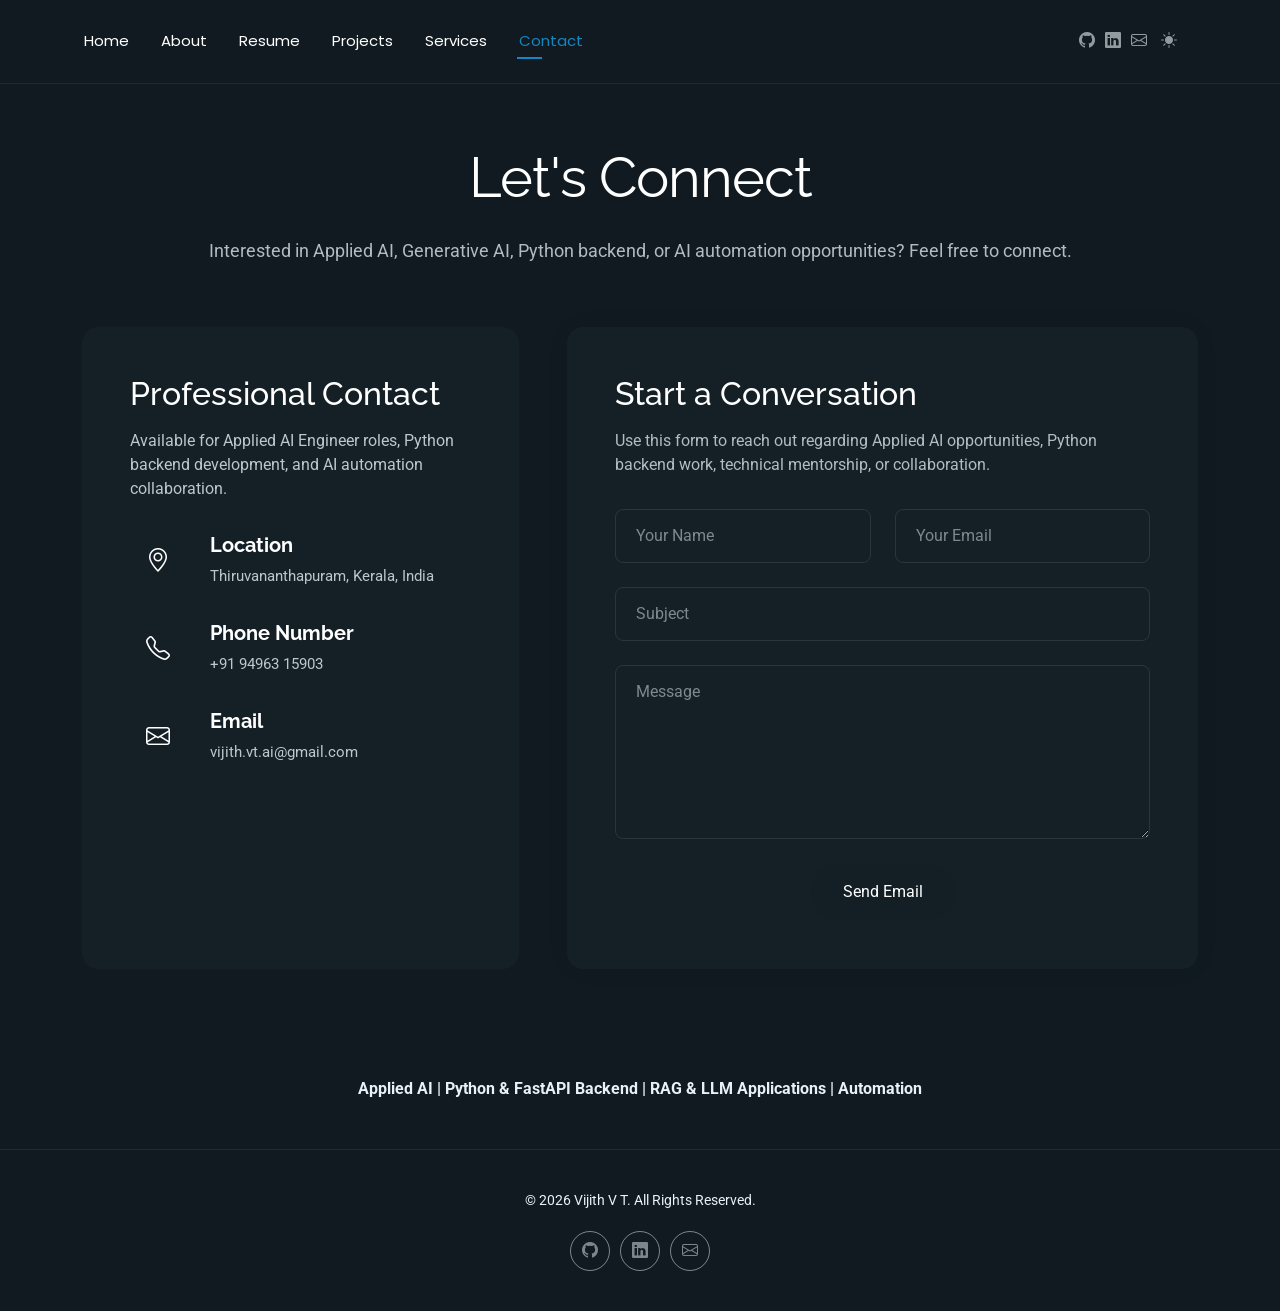
<file: contact.html>
<!DOCTYPE html>
<html lang="en">

<head>
  <script>(function () { try { if (localStorage.getItem('theme') === 'light') { document.documentElement.setAttribute('data-theme', 'light'); } } catch (e) {} })();</script>
  <meta charset="utf-8">
  <meta content="width=device-width, initial-scale=1.0" name="viewport">
  <title>Contact | Vijith V T – Applied AI Engineer</title>
  <meta name="description"
    content="Contact Vijith V T for Applied AI Engineer, Python backend, RAG/LLM application, and AI automation opportunities.">
  <meta name="keywords"
    content="Contact Applied AI Engineer India, Python Backend Engineer, RAG Developer, LLM Applications">
  <meta property="og:title" content="Contact | Vijith V T – Applied AI Engineer">
  <meta property="og:description"
    content="Contact Vijith V T for Applied AI Engineer, Python backend, RAG/LLM application, and AI automation opportunities.">
  <meta property="og:type" content="website">

  <!-- Favicons -->
  <link href="assets/img/favicon.png" rel="icon">
  <link href="assets/img/apple-touch-icon.png" rel="apple-touch-icon">

  <!-- Fonts -->
  <link href="https://fonts.googleapis.com" rel="preconnect">
  <link href="https://fonts.gstatic.com" rel="preconnect" crossorigin>
  <link
    href="https://fonts.googleapis.com/css2?family=Roboto:ital,wght@0,100;0,300;0,400;0,500;0,700;0,900;1,100;1,300;1,400;1,500;1,700;1,900&family=Poppins:ital,wght@0,100;0,200;0,300;0,400;0,500;0,600;0,700;0,800;0,900;1,100;1,200;1,300;1,400;1,500;1,600;1,700;1,800;1,900&family=Raleway:ital,wght@0,100;0,200;0,300;0,400;0,500;0,600;0,700;0,800;0,900;1,100;1,200;1,300;1,400;1,500;1,600;1,700;1,800;1,900&display=swap"
    rel="stylesheet">

  <!-- Vendor CSS Files -->
  <link href="assets/vendor/bootstrap/css/bootstrap.min.css" rel="stylesheet">
  <link href="assets/vendor/bootstrap-icons/bootstrap-icons.css" rel="stylesheet">
  <link href="assets/vendor/aos/aos.css" rel="stylesheet">
  <link href="assets/vendor/swiper/swiper-bundle.min.css" rel="stylesheet">
  <link href="assets/vendor/glightbox/css/glightbox.min.css" rel="stylesheet">

  <!-- Main CSS File -->
  <link href="assets/css/main.css" rel="stylesheet">


</head>

<body class="contact-page">

  <header id="header" class="header d-flex align-items-center light-background sticky-top">
    <div class="container position-relative d-flex align-items-center justify-content-between">

      <!-- <a href="index.html" class="logo d-flex align-items-center me-auto me-xl-0">
      <img src="assets/img/logo.webp" alt="">
      <h1 class="sitename">Vijith V T</h1> 
    </a> -->

      <nav id="navmenu" class="navmenu">
        <ul>
          <li><a href="index.html">Home</a></li>
          <li><a href="about.html">About</a></li>
          <li><a href="resume.html">Resume</a></li>
          <li><a href="portfolio.html">Projects</a></li>
          <li><a href="services.html">Services</a></li>
          <li><a href="contact.html" class="active" aria-current="page">Contact</a></li>
        </ul>
        <i class="mobile-nav-toggle d-xl-none bi bi-list"></i>
      </nav>

      <div class="header-social-links">
        <a href="https://github.com/vijithvt" class="github"><i class="bi bi-github"></i></a>
        <a href="https://www.linkedin.com/in/vijithvt" class="linkedin"><i class="bi bi-linkedin"></i></a>
        <a href="mailto:vijith.vt.ai@gmail.com" class="email"><i class="bi bi-envelope"></i></a>
        <button id="theme-toggle" type="button" class="theme-toggle" aria-label="Toggle light and dark theme">
          <i class="bi bi-sun-fill"></i>
        </button>
      </div>

    </div>
  </header>

  <main class="main">

    <!-- Contact Section -->
    <section id="contact" class="contact section">

      <!-- Section Title -->
      <div class="container section-title" data-aos="fade-up">
        <h2>Let's Connect</h2>
        <p>Interested in Applied AI, Generative AI, Python backend, or AI automation opportunities? Feel free to
          connect.</p>
      </div><!-- End Section Title -->

      <div class="container" data-aos="fade-up" data-aos-delay="100">

        <div class="row g-4 g-lg-5">
          <div class="col-lg-5">
            <div class="info-box" data-aos="fade-up" data-aos-delay="200">
              <h3>Professional Contact</h3>
              <p>Available for Applied AI Engineer roles, Python backend development, and AI automation
                collaboration.</p>

              <div class="info-item" data-aos="fade-up" data-aos-delay="300">
                <div class="icon-box">
                  <i class="bi bi-geo-alt"></i>
                </div>
                <div class="content">
                  <h4>Location</h4>
                  <p>Thiruvananthapuram, Kerala, India</p>
                </div>
              </div>

              <div class="info-item" data-aos="fade-up" data-aos-delay="400">
                <div class="icon-box">
                  <i class="bi bi-telephone"></i>
                </div>
                <div class="content">
                  <h4>Phone Number</h4>
                  <p>+91 94963 15903</p>
                </div>
              </div>

              <div class="info-item" data-aos="fade-up" data-aos-delay="500">
                <div class="icon-box">
                  <i class="bi bi-envelope"></i>
                </div>
                <div class="content">
                  <h4>Email</h4>
                  <p>vijith.vt.ai@gmail.com</p>
                </div>
              </div>
            </div>
          </div>

          <div class="col-lg-7">
            <div class="contact-form" data-aos="fade-up" data-aos-delay="300">
              <h3>Start a Conversation</h3>
              <p>Use this form to reach out regarding Applied AI opportunities, Python backend work, technical
                mentorship, or collaboration.</p>

              <form action="mailto:vijith.vt.ai@gmail.com" method="post" enctype="text/plain" data-aos="fade-up"
                data-aos-delay="200">
                <div class="row gy-4">

                  <div class="col-md-6">
                    <input type="text" name="name" class="form-control" placeholder="Your Name" required="">
                  </div>

                  <div class="col-md-6 ">
                    <input type="email" class="form-control" name="email" placeholder="Your Email" required="">
                  </div>

                  <div class="col-12">
                    <input type="text" class="form-control" name="subject" placeholder="Subject" required="">
                  </div>

                  <div class="col-12">
                    <textarea class="form-control" name="message" rows="6" placeholder="Message" required=""></textarea>
                  </div>

                  <div class="col-12 text-center">
                    <button type="submit" class="btn">Send Email</button>
                  </div>

                </div>
              </form>

            </div>
          </div>

        </div>

      </div>

    </section><!-- /Contact Section -->

    <div class="text-center mt-5 mb-5" data-aos="fade-up">
      <p><strong>Applied AI | Python & FastAPI Backend | RAG & LLM Applications | Automation</strong></p>
    </div>

  </main>

  <footer id="footer" class="footer">

    <div class="container">
      <div class="copyright text-center">
        <p>© 2026 Vijith V T. All Rights Reserved.</p>
      </div>
      <div class="social-links d-flex justify-content-center">
        <a href="https://github.com/vijithvt" class="github"><i class="bi bi-github"></i></a>
        <a href="https://www.linkedin.com/in/vijithvt" class="linkedin"><i class="bi bi-linkedin"></i></a>
        <a href="mailto:vijith.vt.ai@gmail.com" class="email"><i class="bi bi-envelope"></i></a>
      </div>

    </div>

  </footer>

  <!-- Scroll Top -->
  <a href="#" id="scroll-top" class="scroll-top d-flex align-items-center justify-content-center"><i
      class="bi bi-arrow-up-short"></i></a>

  <!-- Preloader -->
  <div id="preloader"></div>

  <!-- Vendor JS Files -->
  <script src="assets/vendor/bootstrap/js/bootstrap.bundle.min.js"></script>
  <script src="assets/vendor/aos/aos.js"></script>
  <script src="assets/vendor/waypoints/noframework.waypoints.js"></script>
  <script src="assets/vendor/purecounter/purecounter_vanilla.js"></script>
  <script src="assets/vendor/swiper/swiper-bundle.min.js"></script>
  <script src="assets/vendor/imagesloaded/imagesloaded.pkgd.min.js"></script>
  <script src="assets/vendor/isotope-layout/isotope.pkgd.min.js"></script>
  <script src="assets/vendor/glightbox/js/glightbox.min.js"></script>

  <!-- Main JS File -->
  <script src="assets/js/main.js"></script>

</body>

</html>
</file>
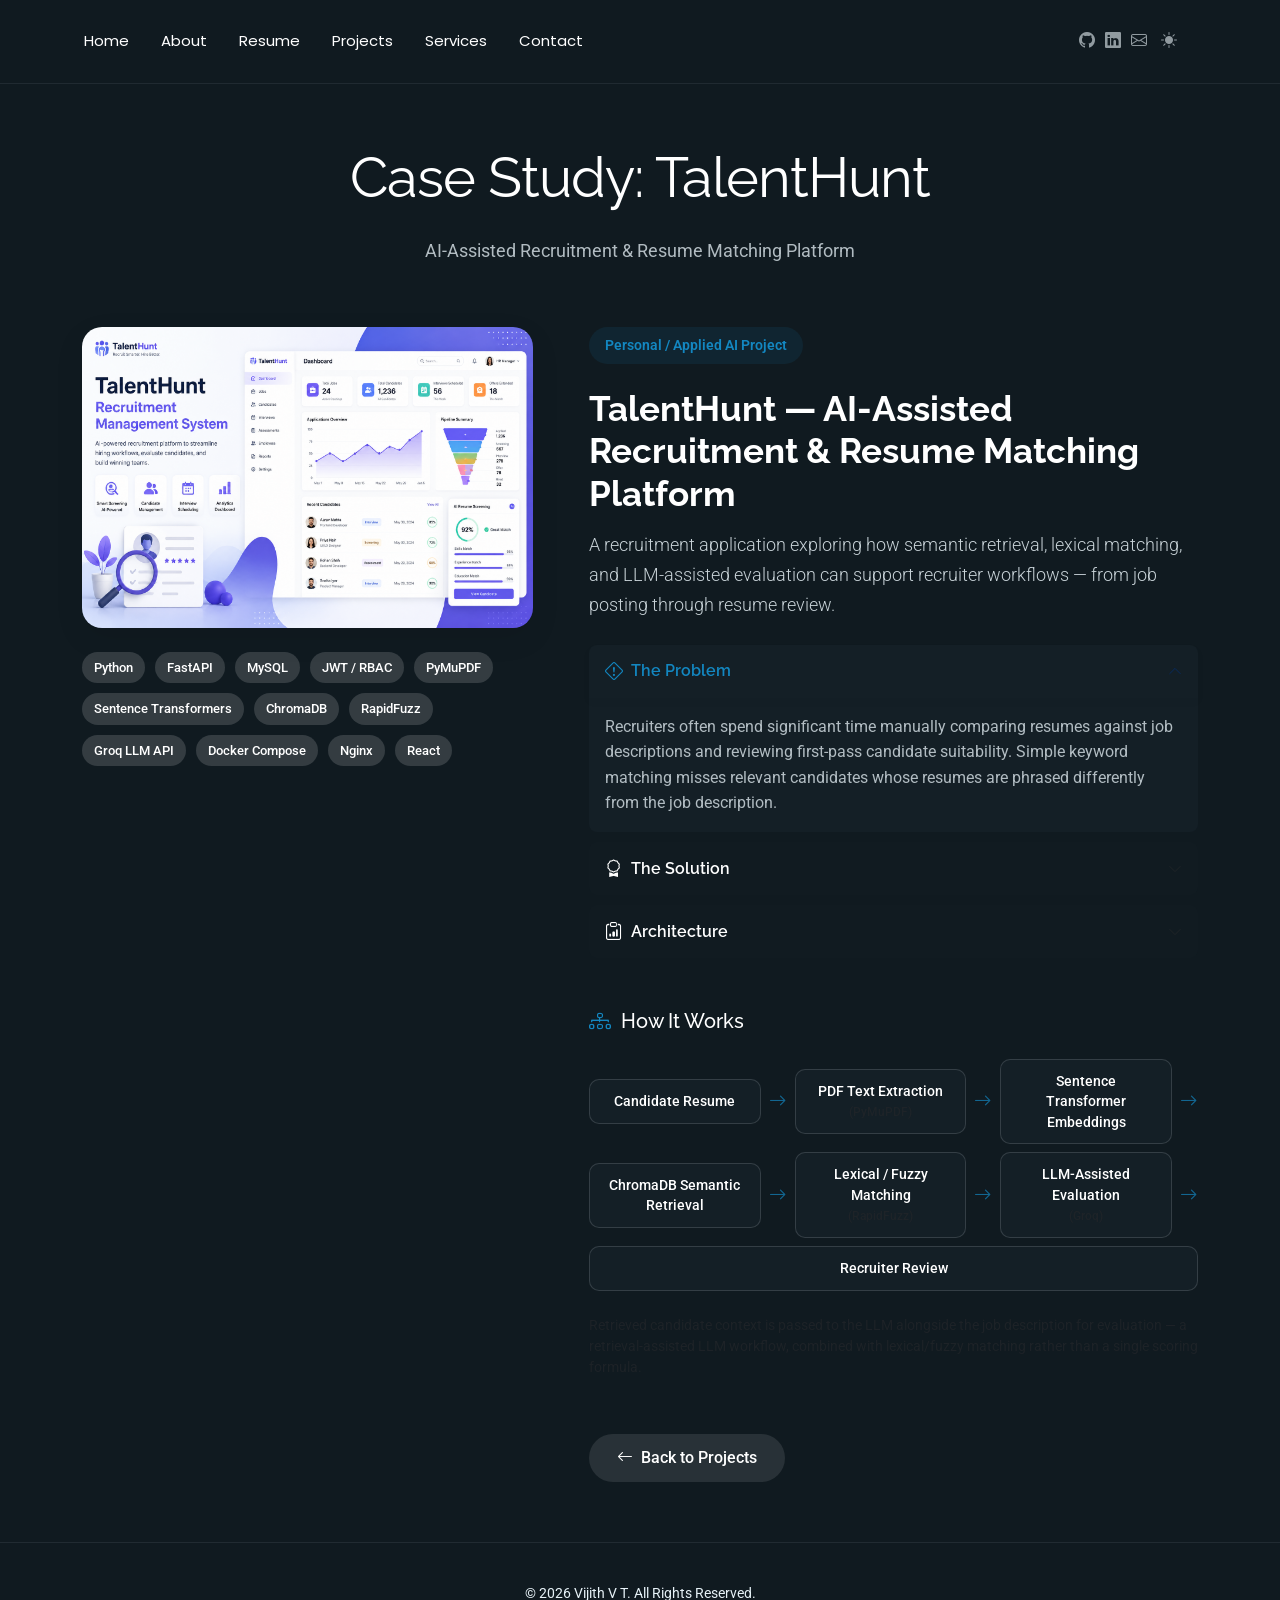
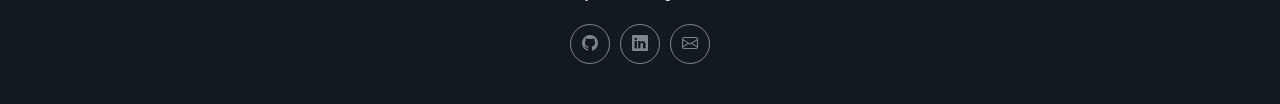
<file: portfolio-details.html>
<!DOCTYPE html>
<html lang="en">

<head>
  <script>(function () { try { if (localStorage.getItem('theme') === 'light') { document.documentElement.setAttribute('data-theme', 'light'); } } catch (e) {} })();</script>
  <meta charset="utf-8">
  <meta content="width=device-width, initial-scale=1.0" name="viewport">
  <title>TalentHunt Case Study | Vijith V T</title>
  <meta name="description"
    content="Case study of TalentHunt, an AI-assisted recruitment and Resume-JD matching platform built with Python, FastAPI, semantic retrieval, and LLM-assisted evaluation.">
  <meta name="keywords"
    content="TalentHunt, RAG Case Study, Resume Matching, FastAPI, ChromaDB, Applied AI Project">

  <!-- Favicons -->
  <link href="assets/img/favicon.png" rel="icon">
  <link href="assets/img/apple-touch-icon.png" rel="apple-touch-icon">

  <!-- Fonts -->
  <link href="https://fonts.googleapis.com" rel="preconnect">
  <link href="https://fonts.gstatic.com" rel="preconnect" crossorigin>
  <link
    href="https://fonts.googleapis.com/css2?family=Roboto:ital,wght@0,100;0,300;0,400;0,500;0,700;0,900;1,100;1,300;1,400;1,500;1,700;1,900&family=Poppins:ital,wght@0,100;0,200;0,300;0,400;0,500;0,600;0,700;0,800;0,900;1,100;1,200;1,300;1,400;1,500;1,600;1,700;1,800;1,900&family=Raleway:ital,wght@0,100;0,200;0,300;0,400;0,500;0,600;0,700;0,800;0,900;1,100;1,200;1,300;1,400;1,500;1,600;1,700;1,800;1,900&display=swap"
    rel="stylesheet">

  <!-- Vendor CSS Files -->
  <link href="assets/vendor/bootstrap/css/bootstrap.min.css" rel="stylesheet">
  <link href="assets/vendor/bootstrap-icons/bootstrap-icons.css" rel="stylesheet">
  <link href="assets/vendor/aos/aos.css" rel="stylesheet">
  <link href="assets/vendor/glightbox/css/glightbox.min.css" rel="stylesheet">

  <!-- Main CSS File -->
  <link href="assets/css/main.css" rel="stylesheet">


</head>

<body class="portfolio-details-page">

  <header id="header" class="header d-flex align-items-center light-background sticky-top">
    <div class="container position-relative d-flex align-items-center justify-content-between">

      <nav id="navmenu" class="navmenu">
        <ul>
          <li><a href="index.html">Home</a></li>
          <li><a href="about.html">About</a></li>
          <li><a href="resume.html">Resume</a></li>
          <li><a href="portfolio.html">Projects</a></li>
          <li><a href="services.html">Services</a></li>
          <li><a href="contact.html">Contact</a></li>
        </ul>
        <i class="mobile-nav-toggle d-xl-none bi bi-list"></i>
      </nav>

      <div class="header-social-links">
        <a href="https://github.com/vijithvt" class="github"><i class="bi bi-github"></i></a>
        <a href="https://www.linkedin.com/in/vijithvt" class="linkedin"><i class="bi bi-linkedin"></i></a>
        <a href="mailto:vijith.vt.ai@gmail.com" class="email"><i class="bi bi-envelope"></i></a>
        <button id="theme-toggle" type="button" class="theme-toggle" aria-label="Toggle light and dark theme">
          <i class="bi bi-sun-fill"></i>
        </button>
      </div>

    </div>
  </header>

  <main class="main">

    <!-- Portfolio Details Section -->
    <section id="portfolio-details" class="portfolio-details section">

      <!-- Section Title -->
      <div class="container section-title" data-aos="fade-up">
        <h2>Case Study: TalentHunt</h2>
        <p>AI-Assisted Recruitment &amp; Resume Matching Platform</p>
      </div><!-- End Section Title -->

      <div class="container" data-aos="fade-up" data-aos-delay="100">

        <div class="row gy-4">
          <div class="col-lg-5" data-aos="fade-right">
            <div class="portfolio-details-media">
              <div class="main-image">
                <img src="assets/img/projects/recruitment-system.png" alt="TalentHunt Recruitment Platform"
                  class="img-fluid rounded">
              </div>

              <div class="tech-stack-badges" data-aos="fade-up" data-aos-delay="300">
                <span>Python</span>
                <span>FastAPI</span>
                <span>MySQL</span>
                <span>JWT / RBAC</span>
                <span>PyMuPDF</span>
                <span>Sentence Transformers</span>
                <span>ChromaDB</span>
                <span>RapidFuzz</span>
                <span>Groq LLM API</span>
                <span>Docker Compose</span>
                <span>Nginx</span>
                <span>React</span>
              </div>
            </div>
          </div>

          <div class="col-lg-7" data-aos="fade-left">
            <div class="portfolio-details-content">
              <div class="project-meta">
                <div class="badge-wrapper">
                  <span class="project-badge">Personal / Applied AI Project</span>
                </div>
              </div>

              <h2 class="project-title">TalentHunt — AI-Assisted Recruitment &amp; Resume Matching Platform</h2>

              <div class="project-overview">
                <p class="lead">
                  A recruitment application exploring how semantic retrieval, lexical matching, and LLM-assisted
                  evaluation can support recruiter workflows — from job posting through resume review.
                </p>

                <div class="accordion project-accordion" id="portfolio-details-projectAccordion">
                  <div class="accordion-item" data-aos="fade-up">
                    <h2 class="accordion-header">
                      <button class="accordion-button" type="button" data-bs-toggle="collapse"
                        data-bs-target="#portfolio-details-collapse-1" aria-expanded="true" aria-controls="collapseOne">
                        <i class="bi bi-exclamation-diamond me-2"></i> The Problem
                      </button>
                    </h2>
                    <div id="portfolio-details-collapse-1" class="accordion-collapse collapse show"
                      data-bs-parent="#portfolio-details-projectAccordion">
                      <div class="accordion-body">
                        <p>Recruiters often spend significant time manually comparing resumes against job
                          descriptions and reviewing first-pass candidate suitability. Simple keyword matching
                          misses relevant candidates whose resumes are phrased differently from the job description.
                        </p>
                      </div>
                    </div>
                  </div>

                  <div class="accordion-item" data-aos="fade-up" data-aos-delay="100">
                    <h2 class="accordion-header">
                      <button class="accordion-button collapsed" type="button" data-bs-toggle="collapse"
                        data-bs-target="#portfolio-details-collapse-2" aria-expanded="false"
                        aria-controls="collapseTwo">
                        <i class="bi bi-award me-2"></i> The Solution
                      </button>
                    </h2>
                    <div id="portfolio-details-collapse-2" class="accordion-collapse collapse"
                      data-bs-parent="#portfolio-details-projectAccordion">
                      <div class="accordion-body">
                        <p>A recruitment application with recruiter/candidate role-based workflows, resume
                          processing, Resume–JD matching, and AI-assisted candidate evaluation. It combines
                          semantic similarity with lexical/fuzzy matching to improve Resume–JD comparison beyond
                          exact keyword matching, then uses an LLM to produce a contextual evaluation for recruiter
                          review.</p>
                      </div>
                    </div>
                  </div>

                  <div class="accordion-item" data-aos="fade-up" data-aos-delay="200">
                    <h2 class="accordion-header">
                      <button class="accordion-button collapsed" type="button" data-bs-toggle="collapse"
                        data-bs-target="#portfolio-details-collapse-3" aria-expanded="false"
                        aria-controls="collapseThree">
                        <i class="bi bi-clipboard-data me-2"></i> Architecture
                      </button>
                    </h2>
                    <div id="portfolio-details-collapse-3" class="accordion-collapse collapse"
                      data-bs-parent="#portfolio-details-projectAccordion">
                      <div class="accordion-body">
                        <ul class="feature-list mb-0">
                          <li><i class="bi bi-check2-circle"></i> <strong>Frontend:</strong> React</li>
                          <li><i class="bi bi-check2-circle"></i> <strong>Backend:</strong> Python + FastAPI, modular
                            API routes</li>
                          <li><i class="bi bi-check2-circle"></i> <strong>Database:</strong> MySQL</li>
                          <li><i class="bi bi-check2-circle"></i> <strong>Authentication:</strong> JWT with
                            role-based recruiter/candidate access</li>
                          <li><i class="bi bi-check2-circle"></i> <strong>Resume extraction:</strong> PyMuPDF</li>
                          <li><i class="bi bi-check2-circle"></i> <strong>Semantic representation:</strong> Sentence
                            Transformers</li>
                          <li><i class="bi bi-check2-circle"></i> <strong>Vector retrieval:</strong> ChromaDB</li>
                          <li><i class="bi bi-check2-circle"></i> <strong>Lexical/fuzzy comparison:</strong>
                            RapidFuzz</li>
                          <li><i class="bi bi-check2-circle"></i> <strong>LLM integration:</strong> Groq-hosted LLM
                            API</li>
                          <li><i class="bi bi-check2-circle"></i> <strong>Deployment setup:</strong> Docker Compose
                            + Nginx</li>
                        </ul>
                      </div>
                    </div>
                  </div>
                </div>
              </div>

              <div class="project-features" data-aos="fade-up" data-aos-delay="300">
                <h3><i class="bi bi-diagram-3"></i> How It Works</h3>
                <div class="workflow-diagram">
                  <div class="workflow-step">Candidate Resume</div>
                  <i class="bi bi-arrow-right workflow-arrow"></i>
                  <div class="workflow-step">PDF Text Extraction<br><small class="text-muted">(PyMuPDF)</small></div>
                  <i class="bi bi-arrow-right workflow-arrow"></i>
                  <div class="workflow-step">Sentence Transformer Embeddings</div>
                  <i class="bi bi-arrow-right workflow-arrow"></i>
                  <div class="workflow-step">ChromaDB Semantic Retrieval</div>
                  <i class="bi bi-arrow-right workflow-arrow"></i>
                  <div class="workflow-step">Lexical / Fuzzy Matching<br><small class="text-muted">(RapidFuzz)</small></div>
                  <i class="bi bi-arrow-right workflow-arrow"></i>
                  <div class="workflow-step">LLM-Assisted Evaluation<br><small class="text-muted">(Groq)</small></div>
                  <i class="bi bi-arrow-right workflow-arrow"></i>
                  <div class="workflow-step">Recruiter Review</div>
                </div>
                <p class="text-muted small">Retrieved candidate context is passed to the LLM alongside the job
                  description for evaluation — a retrieval-assisted LLM workflow, combined with lexical/fuzzy
                  matching rather than a single scoring formula.</p>
              </div>

              <div class="cta-buttons" data-aos="fade-up" data-aos-delay="400">
                <a href="portfolio.html" class="btn-next-project"><i class="bi bi-arrow-left"></i> Back to Projects</a>
              </div>
            </div>
          </div>
        </div>

      </div>

    </section><!-- /Portfolio Details Section -->

  </main>

  <footer id="footer" class="footer">

    <div class="container">
      <div class="copyright text-center">
        <p>© 2026 Vijith V T. All Rights Reserved.</p>
      </div>
      <div class="social-links d-flex justify-content-center">
        <a href="https://github.com/vijithvt" class="github"><i class="bi bi-github"></i></a>
        <a href="https://www.linkedin.com/in/vijithvt" class="linkedin"><i class="bi bi-linkedin"></i></a>
        <a href="mailto:vijith.vt.ai@gmail.com" class="email"><i class="bi bi-envelope"></i></a>
      </div>

    </div>

  </footer>

  <!-- Scroll Top -->
  <a href="#" id="scroll-top" class="scroll-top d-flex align-items-center justify-content-center"><i
      class="bi bi-arrow-up-short"></i></a>

  <!-- Preloader -->
  <div id="preloader"></div>

  <!-- Vendor JS Files -->
  <script src="assets/vendor/bootstrap/js/bootstrap.bundle.min.js"></script>
  <script src="assets/vendor/aos/aos.js"></script>
  <script src="assets/vendor/waypoints/noframework.waypoints.js"></script>
  <script src="assets/vendor/purecounter/purecounter_vanilla.js"></script>
  <script src="assets/vendor/imagesloaded/imagesloaded.pkgd.min.js"></script>
  <script src="assets/vendor/isotope-layout/isotope.pkgd.min.js"></script>
  <script src="assets/vendor/glightbox/js/glightbox.min.js"></script>

  <!-- Main JS File -->
  <script src="assets/js/main.js"></script>

</body>

</html>
</file>
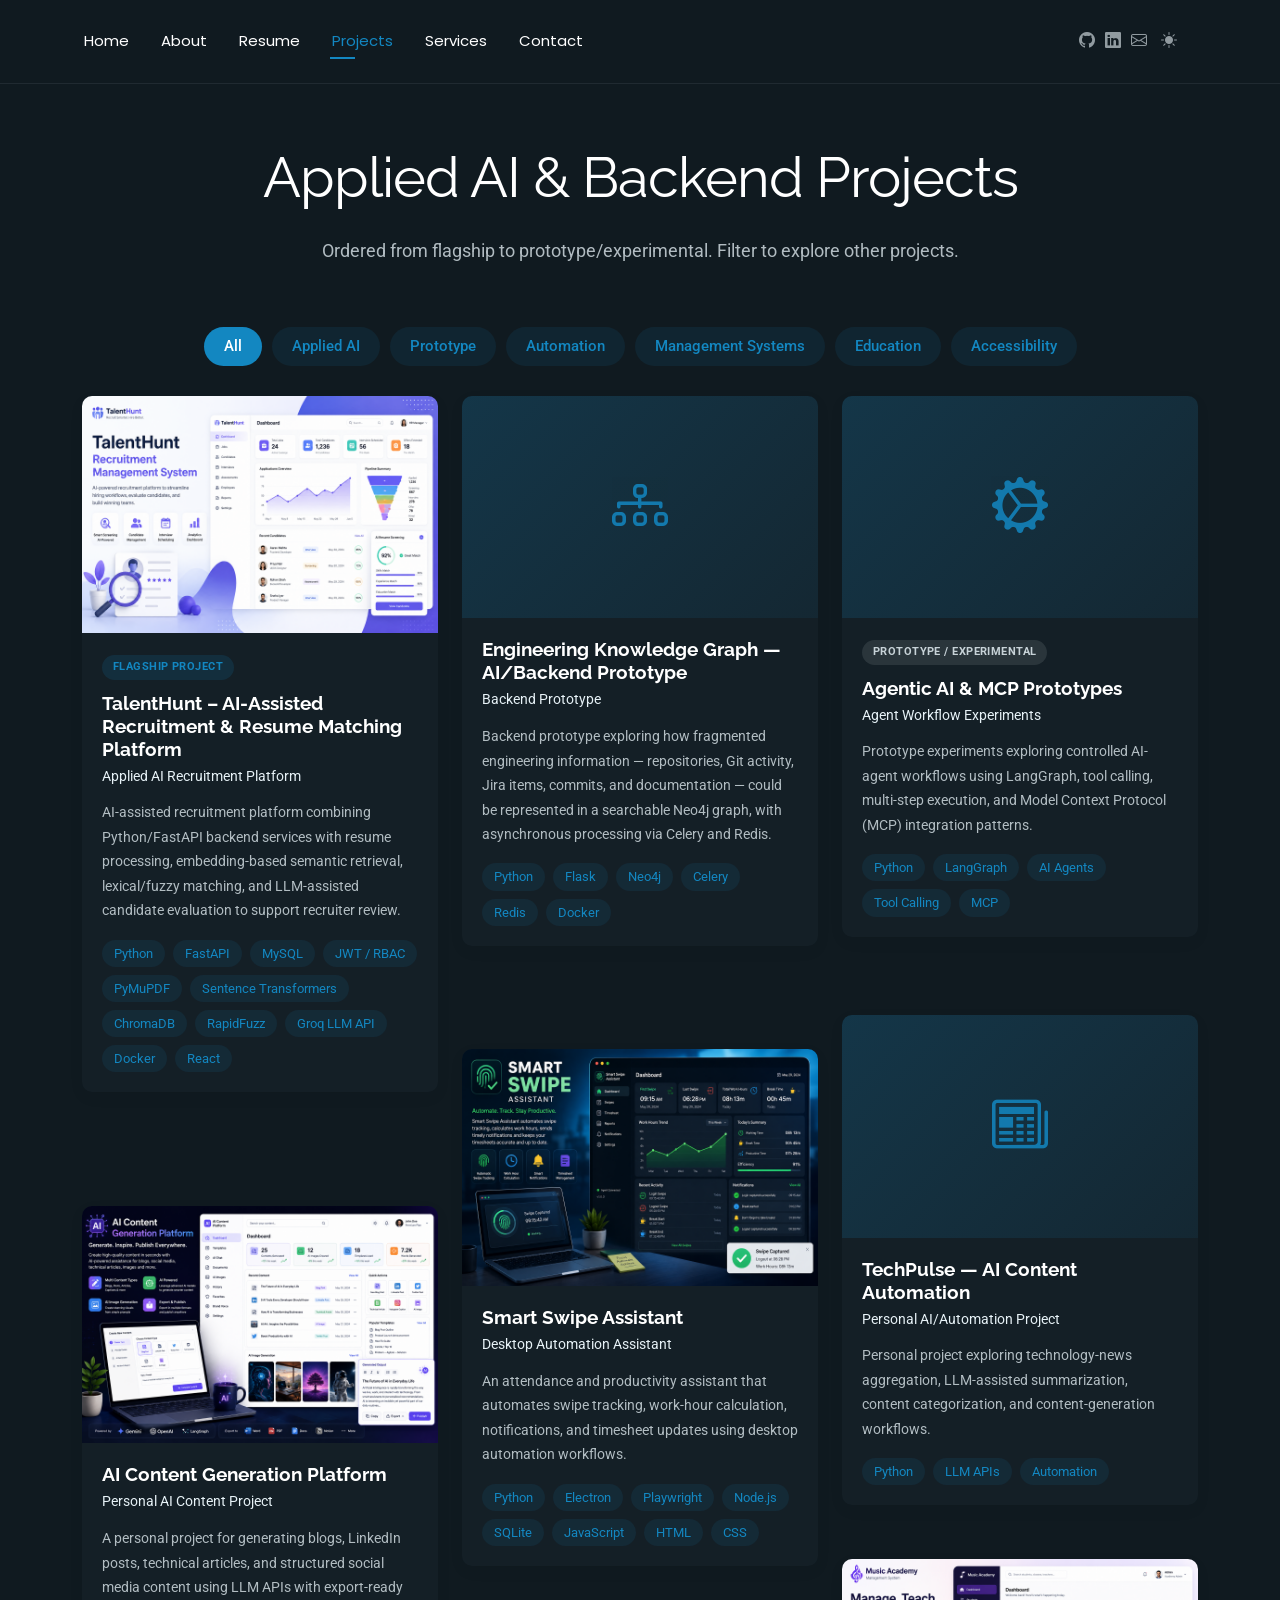
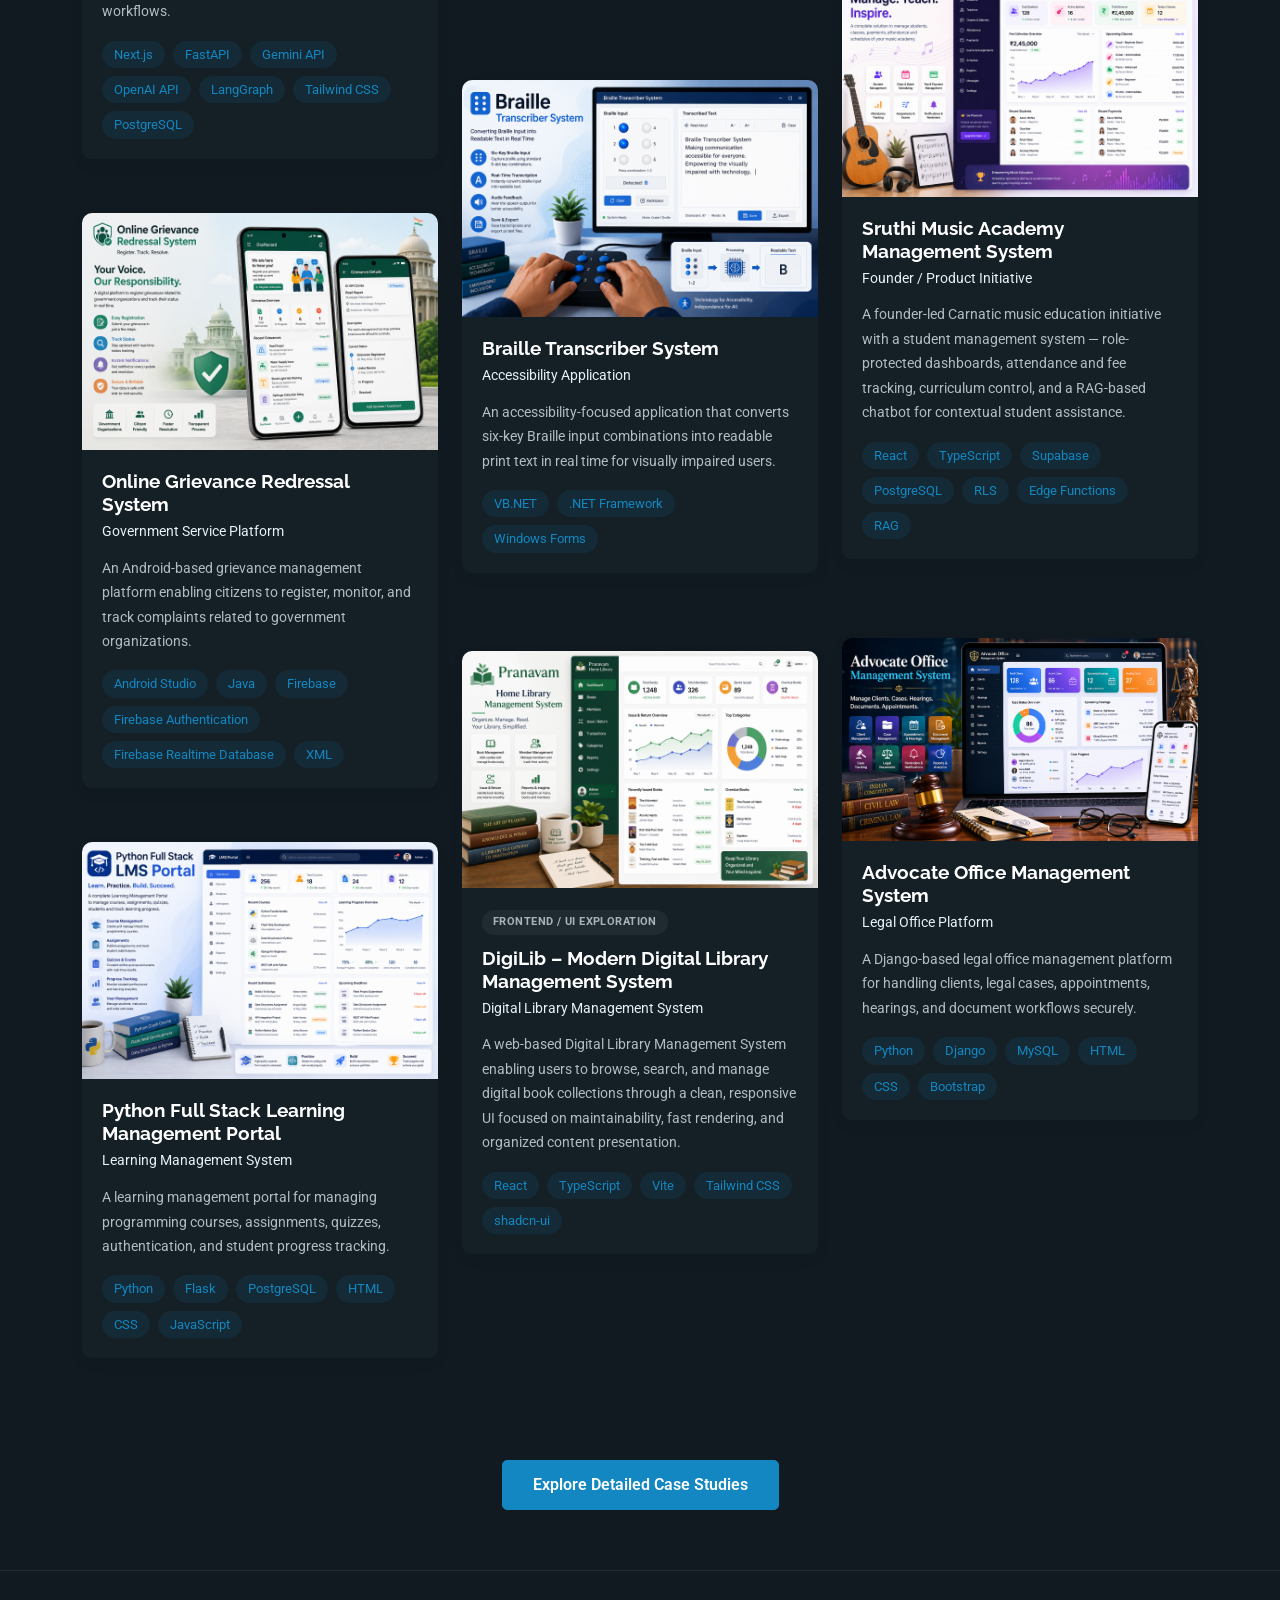
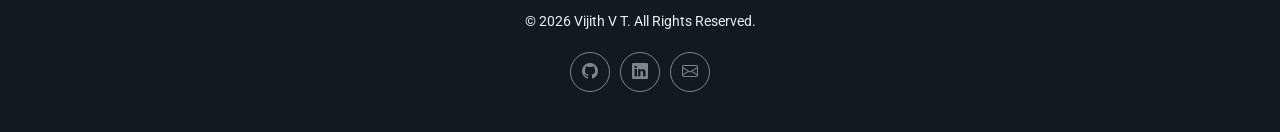
<file: portfolio.html>
<!DOCTYPE html>
<html lang="en">

<head>
  <script>(function () { try { if (localStorage.getItem('theme') === 'light') { document.documentElement.setAttribute('data-theme', 'light'); } } catch (e) {} })();</script>
  <meta charset="utf-8">
  <meta content="width=device-width, initial-scale=1.0" name="viewport">
  <title>Projects | Vijith V T – Applied AI Engineer</title>
  <meta name="description"
    content="Applied AI and Python backend projects by Vijith V T, including RAG/LLM applications, retrieval systems, automation frameworks, and prototype-level agentic AI experiments.">
  <meta name="keywords"
    content="Applied AI Projects, RAG Projects, LLM Applications, Python Backend Portfolio, FastAPI Projects">
  <meta property="og:title" content="Projects | Vijith V T – Applied AI Engineer">
  <meta property="og:description"
    content="Applied AI and Python backend projects by Vijith V T, including RAG/LLM applications, retrieval systems, automation frameworks, and prototype-level agentic AI experiments.">
  <meta property="og:type" content="website">

  <!-- Favicons -->
  <link href="assets/img/favicon.png" rel="icon">
  <link href="assets/img/apple-touch-icon.png" rel="apple-touch-icon">

  <!-- Fonts -->
  <link href="https://fonts.googleapis.com" rel="preconnect">
  <link href="https://fonts.gstatic.com" rel="preconnect" crossorigin>
  <link
    href="https://fonts.googleapis.com/css2?family=Roboto:ital,wght@0,100;0,300;0,400;0,500;0,700;0,900;1,100;1,300;1,400;1,500;1,700;1,900&family=Poppins:ital,wght@0,100;0,200;0,300;0,400;0,500;0,600;0,700;0,800;0,900;1,100;1,200;1,300;1,400;1,500;1,600;1,700;1,800;1,900&family=Raleway:ital,wght@0,100;0,200;0,300;0,400;0,500;0,600;0,700;0,800;0,900;1,100;1,200;1,300;1,400;1,500;1,600;1,700;1,800;1,900&display=swap"
    rel="stylesheet">

  <!-- Vendor CSS Files -->
  <link href="assets/vendor/bootstrap/css/bootstrap.min.css" rel="stylesheet">
  <link href="assets/vendor/bootstrap-icons/bootstrap-icons.css" rel="stylesheet">
  <link href="assets/vendor/aos/aos.css" rel="stylesheet">
  <link href="assets/vendor/swiper/swiper-bundle.min.css" rel="stylesheet">
  <link href="assets/vendor/glightbox/css/glightbox.min.css" rel="stylesheet">

  <!-- Main CSS File -->
  <link href="assets/css/main.css" rel="stylesheet">


</head>

<body class="portfolio-page">

  <header id="header" class="header d-flex align-items-center light-background sticky-top">
    <div class="container position-relative d-flex align-items-center justify-content-between">

      <!-- <a href="index.html" class="logo d-flex align-items-center me-auto me-xl-0">
      <img src="assets/img/logo.webp" alt="">
      <h1 class="sitename">Vijith V T</h1> 
    </a> -->

      <nav id="navmenu" class="navmenu">
        <ul>
          <li><a href="index.html">Home</a></li>
          <li><a href="about.html">About</a></li>
          <li><a href="resume.html">Resume</a></li>
          <li><a href="portfolio.html" class="active" aria-current="page">Projects</a></li>
          <li><a href="services.html">Services</a></li>
          <li><a href="contact.html">Contact</a></li>
        </ul>
        <i class="mobile-nav-toggle d-xl-none bi bi-list"></i>
      </nav>

      <div class="header-social-links">
        <a href="https://github.com/vijithvt" class="github"><i class="bi bi-github"></i></a>
        <a href="https://www.linkedin.com/in/vijithvt" class="linkedin"><i class="bi bi-linkedin"></i></a>
        <a href="mailto:vijith.vt.ai@gmail.com" class="email"><i class="bi bi-envelope"></i></a>
        <button id="theme-toggle" type="button" class="theme-toggle" aria-label="Toggle light and dark theme">
          <i class="bi bi-sun-fill"></i>
        </button>
      </div>

    </div>
  </header>

  <main class="main">

    <!-- Portfolio Section -->
    <section id="portfolio" class="portfolio section">

      <!-- Section Title -->
      <div class="container section-title" data-aos="fade-up">
        <h2>Applied AI & Backend Projects</h2>
        <p>Ordered from flagship to prototype/experimental. Filter to explore other projects.</p>
      </div><!-- End Section Title -->

      <div class="container" data-aos="fade-up" data-aos-delay="100">

        <div class="isotope-layout" data-default-filter="*" data-layout="masonry" data-sort="original-order">
          <ul class="portfolio-filters isotope-filters" data-aos="fade-up" data-aos-delay="200">
            <li data-filter="*" class="filter-active">All</li>
            <li data-filter=".filter-ai">Applied AI</li>
            <li data-filter=".filter-prototype">Prototype</li>
            <li data-filter=".filter-automation">Automation</li>
            <li data-filter=".filter-management">Management Systems</li>
            <li data-filter=".filter-education">Education</li>
            <li data-filter=".filter-accessibility">Accessibility</li>
          </ul><!-- End Portfolio Filters -->

          <div class="row gy-4 isotope-container" data-aos="fade-up" data-aos-delay="300">
            <div class="col-lg-4 col-md-6 portfolio-item isotope-item filter-ai filter-management">
              <div class="portfolio-card">
                <div class="portfolio-img">
                  <img src="assets/img/projects/recruitment-system.png" alt="TalentHunt Recruitment Management System"
                    class="img-fluid">
                  <div class="portfolio-overlay">
                    <a href="assets/img/projects/recruitment-system.png" class="glightbox portfolio-lightbox"><i
                        class="bi bi-plus"></i></a>
                    <a href="portfolio-details.html" class="portfolio-details-link"><i class="bi bi-link"></i></a>
                  </div>
                </div>
                <div class="portfolio-info">
                  <span class="badge-tag badge-tag--flagship">Flagship Project</span>
                  <h4>TalentHunt – AI-Assisted Recruitment & Resume Matching Platform</h4>
                  <p>Applied AI Recruitment Platform</p>
                  <p class="mt-2 small text-muted">AI-assisted recruitment platform combining Python/FastAPI backend
                    services with resume processing, embedding-based semantic retrieval, lexical/fuzzy matching, and
                    LLM-assisted candidate evaluation to support recruiter review.</p>
                  <div class="portfolio-tags">
                    <span>Python</span>
                    <span>FastAPI</span>
                    <span>MySQL</span>
                    <span>JWT / RBAC</span>
                    <span>PyMuPDF</span>
                    <span>Sentence Transformers</span>
                    <span>ChromaDB</span>
                    <span>RapidFuzz</span>
                    <span>Groq LLM API</span>
                    <span>Docker</span>
                    <span>React</span>
                  </div>
                </div>
              </div>
            </div>

            <div class="col-lg-4 col-md-6 portfolio-item isotope-item filter-ai">
              <div class="portfolio-card">
                <div class="portfolio-img portfolio-img-placeholder">
                  <i class="bi bi-diagram-3"></i>
                </div>
                <div class="portfolio-info">
                  <h4>Engineering Knowledge Graph — AI/Backend Prototype</h4>
                  <p>Backend Prototype</p>
                  <p class="mt-2 small text-muted">Backend prototype exploring how fragmented engineering
                    information — repositories, Git activity, Jira items, commits, and documentation — could be
                    represented in a searchable Neo4j graph, with asynchronous processing via Celery and Redis.</p>
                  <div class="portfolio-tags">
                    <span>Python</span>
                    <span>Flask</span>
                    <span>Neo4j</span>
                    <span>Celery</span>
                    <span>Redis</span>
                    <span>Docker</span>
                  </div>
                </div>
              </div>
            </div>

            <div class="col-lg-4 col-md-6 portfolio-item isotope-item filter-ai filter-prototype">
              <div class="portfolio-card">
                <div class="portfolio-img portfolio-img-placeholder">
                  <i class="bi bi-gear-wide-connected"></i>
                </div>
                <div class="portfolio-info">
                  <span class="badge-tag badge-tag--prototype">Prototype / Experimental</span>
                  <h4>Agentic AI & MCP Prototypes</h4>
                  <p>Agent Workflow Experiments</p>
                  <p class="mt-2 small text-muted">Prototype experiments exploring controlled AI-agent workflows
                    using LangGraph, tool calling, multi-step execution, and Model Context Protocol (MCP)
                    integration patterns.</p>
                  <div class="portfolio-tags">
                    <span>Python</span>
                    <span>LangGraph</span>
                    <span>AI Agents</span>
                    <span>Tool Calling</span>
                    <span>MCP</span>
                  </div>
                </div>
              </div>
            </div>

            <div class="col-lg-4 col-md-6 portfolio-item isotope-item filter-ai">
              <div class="portfolio-card">
                <div class="portfolio-img portfolio-img-placeholder">
                  <i class="bi bi-newspaper"></i>
                </div>
                <div class="portfolio-info">
                  <h4>TechPulse — AI Content Automation</h4>
                  <p>Personal AI/Automation Project</p>
                  <p class="mt-2 small text-muted">Personal project exploring technology-news aggregation,
                    LLM-assisted summarization, content categorization, and content-generation workflows.</p>
                  <div class="portfolio-tags">
                    <span>Python</span>
                    <span>LLM APIs</span>
                    <span>Automation</span>
                  </div>
                </div>
              </div>
            </div>

            <div class="col-lg-4 col-md-6 portfolio-item isotope-item filter-automation">
              <div class="portfolio-card">
                <div class="portfolio-img">
                  <img src="assets/img/projects/swipe-assistant.png" alt="Smart Swipe Assistant"
                    class="img-fluid">
                  <div class="portfolio-overlay">
                    <a href="assets/img/projects/swipe-assistant.png" class="glightbox portfolio-lightbox"><i
                        class="bi bi-plus"></i></a>
                  </div>
                </div>
                <div class="portfolio-info">
                  <h4>Smart Swipe Assistant</h4>
                  <p>Desktop Automation Assistant</p>
                  <p class="mt-2 small text-muted">An attendance and productivity assistant that automates swipe
                    tracking, work-hour calculation, notifications, and timesheet updates using desktop automation
                    workflows.</p>
                  <div class="portfolio-tags">
                    <span>Python</span>
                    <span>Electron</span>
                    <span>Playwright</span>
                    <span>Node.js</span>
                    <span>SQLite</span>
                    <span>JavaScript</span>
                    <span>HTML</span>
                    <span>CSS</span>
                  </div>
                </div>
              </div>
            </div>

            <div class="col-lg-4 col-md-6 portfolio-item isotope-item filter-ai">
              <div class="portfolio-card">
                <div class="portfolio-img">
                  <img src="assets/img/projects/ai-content-platform.png" alt="AI Content Generation Platform"
                    class="img-fluid">
                  <div class="portfolio-overlay">
                    <a href="assets/img/projects/ai-content-platform.png" class="glightbox portfolio-lightbox"><i
                        class="bi bi-plus"></i></a>
                  </div>
                </div>
                <div class="portfolio-info">
                  <h4>AI Content Generation Platform</h4>
                  <p>Personal AI Content Project</p>
                  <p class="mt-2 small text-muted">A personal project for generating blogs, LinkedIn posts,
                    technical articles, and structured social media content using LLM APIs with export-ready
                    workflows.</p>
                  <div class="portfolio-tags">
                    <span>Next.js</span>
                    <span>FastAPI</span>
                    <span>Gemini API</span>
                    <span>OpenAI API</span>
                    <span>LangGraph</span>
                    <span>Tailwind CSS</span>
                    <span>PostgreSQL</span>
                  </div>
                </div>
              </div>
            </div>

            <div class="col-lg-4 col-md-6 portfolio-item isotope-item filter-management filter-education">
              <div class="portfolio-card">
                <div class="portfolio-img">
                  <img src="assets/img/projects/music-academy.png" alt="Music Academy Management System"
                    class="img-fluid">
                  <div class="portfolio-overlay">
                    <a href="assets/img/projects/music-academy.png" class="glightbox portfolio-lightbox"><i
                        class="bi bi-plus"></i></a>
                  </div>
                </div>
                <div class="portfolio-info">
                  <h4>Sruthi Music Academy Management System</h4>
                  <p>Founder / Product Initiative</p>
                  <p class="mt-2 small text-muted">A founder-led Carnatic music education initiative with a student
                    management system — role-protected dashboards, attendance and fee tracking, curriculum control,
                    and a RAG-based chatbot for contextual student assistance.</p>
                  <div class="portfolio-tags">
                    <span>React</span>
                    <span>TypeScript</span>
                    <span>Supabase</span>
                    <span>PostgreSQL</span>
                    <span>RLS</span>
                    <span>Edge Functions</span>
                    <span>RAG</span>
                  </div>
                </div>
              </div>
            </div>

            <div class="col-lg-4 col-md-6 portfolio-item isotope-item filter-accessibility">
              <div class="portfolio-card">
                <div class="portfolio-img">
                  <img src="assets/img/projects/braille-system.png" alt="Braille Transcriber System" class="img-fluid">
                  <div class="portfolio-overlay">
                    <a href="assets/img/projects/braille-system.png" class="glightbox portfolio-lightbox"><i
                        class="bi bi-plus"></i></a>
                  </div>
                </div>
                <div class="portfolio-info">
                  <h4>Braille Transcriber System</h4>
                  <p>Accessibility Application</p>
                  <p class="mt-2 small text-muted">An accessibility-focused application that converts six-key Braille
                    input combinations into readable print text in real time for visually impaired users.</p>
                  <div class="portfolio-tags">
                    <span>VB.NET</span>
                    <span>.NET Framework</span>
                    <span>Windows Forms</span>
                  </div>
                </div>
              </div>
            </div>

            <div class="col-lg-4 col-md-6 portfolio-item isotope-item filter-management">
              <div class="portfolio-card">
                <div class="portfolio-img">
                  <img src="assets/img/projects/grievance-system.png" alt="Online Grievance Redressal System"
                    class="img-fluid">
                  <div class="portfolio-overlay">
                    <a href="assets/img/projects/grievance-system.png" class="glightbox portfolio-lightbox"><i
                        class="bi bi-plus"></i></a>
                  </div>
                </div>
                <div class="portfolio-info">
                  <h4>Online Grievance Redressal System</h4>
                  <p>Government Service Platform</p>
                  <p class="mt-2 small text-muted">An Android-based grievance management platform enabling citizens to
                    register, monitor, and track complaints related to government organizations.</p>
                  <div class="portfolio-tags">
                    <span>Android Studio</span>
                    <span>Java</span>
                    <span>Firebase</span>
                    <span>Firebase Authentication</span>
                    <span>Firebase Realtime Database</span>
                    <span>XML</span>
                  </div>
                </div>
              </div>
            </div>

            <div class="col-lg-4 col-md-6 portfolio-item isotope-item filter-management">
              <div class="portfolio-card">
                <div class="portfolio-img">
                  <img src="assets/img/projects/advocate-office.png" alt="Advocate Office Management System"
                    class="img-fluid">
                  <div class="portfolio-overlay">
                    <a href="assets/img/projects/advocate-office.png" class="glightbox portfolio-lightbox"><i
                        class="bi bi-plus"></i></a>
                  </div>
                </div>
                <div class="portfolio-info">
                  <h4>Advocate Office Management System</h4>
                  <p>Legal Office Platform</p>
                  <p class="mt-2 small text-muted">A Django-based legal office management platform for handling clients,
                    legal cases, appointments, hearings, and document workflows securely.</p>
                  <div class="portfolio-tags">
                    <span>Python</span>
                    <span>Django</span>
                    <span>MySQL</span>
                    <span>HTML</span>
                    <span>CSS</span>
                    <span>Bootstrap</span>
                  </div>
                </div>
              </div>
            </div>

            <div class="col-lg-4 col-md-6 portfolio-item isotope-item filter-management filter-education">
              <div class="portfolio-card">
                <div class="portfolio-img">
                  <img src="assets/img/projects/pranavam-library.png" alt="Library Management System"
                    class="img-fluid">
                  <div class="portfolio-overlay">
                    <a href="assets/img/projects/pranavam-library.png" class="glightbox portfolio-lightbox"><i
                        class="bi bi-plus"></i></a>
                  </div>
                </div>
                <div class="portfolio-info">
                  <span class="badge-tag badge-tag--frontend">Frontend / UI Exploration</span>
                  <h4>DigiLib – Modern Digital Library Management System</h4>
                  <p>Digital Library Management System</p>
                  <p class="mt-2 small text-muted">A web-based Digital Library Management System enabling users to
                    browse, search, and manage digital book collections through a clean, responsive UI focused on
                    maintainability, fast rendering, and organized content presentation.</p>
                  <div class="portfolio-tags">
                    <span>React</span>
                    <span>TypeScript</span>
                    <span>Vite</span>
                    <span>Tailwind CSS</span>
                    <span>shadcn-ui</span>
                  </div>
                </div>
              </div>
            </div>

            <div class="col-lg-4 col-md-6 portfolio-item isotope-item filter-education">
              <div class="portfolio-card">
                <div class="portfolio-img">
                  <img src="assets/img/projects/lms-portal.png" alt="Python Full Stack Learning Management Portal"
                    class="img-fluid">
                  <div class="portfolio-overlay">
                    <a href="assets/img/projects/lms-portal.png" class="glightbox portfolio-lightbox"><i
                        class="bi bi-plus"></i></a>
                  </div>
                </div>
                <div class="portfolio-info">
                  <h4>Python Full Stack Learning Management Portal</h4>
                  <p>Learning Management System</p>
                  <p class="mt-2 small text-muted">A learning management portal for managing programming courses,
                    assignments, quizzes, authentication, and student progress tracking.</p>
                  <div class="portfolio-tags">
                    <span>Python</span>
                    <span>Flask</span>
                    <span>PostgreSQL</span>
                    <span>HTML</span>
                    <span>CSS</span>
                    <span>JavaScript</span>
                  </div>
                </div>
              </div>
            </div>
          </div><!-- End Portfolio Items Container -->

        </div>

        <div class="text-center mt-5" data-aos="fade-up" data-aos-delay="400">
          <a href="#portfolio" class="btn btn-primary">Explore Detailed Case Studies</a>
        </div>

      </div>

    </section><!-- /Portfolio Section -->

  </main>

  <footer id="footer" class="footer">

    <div class="container">
      <div class="copyright text-center">
        <p>© 2026 Vijith V T. All Rights Reserved.</p>
      </div>
      <div class="social-links d-flex justify-content-center">
        <a href="https://github.com/vijithvt" class="github"><i class="bi bi-github"></i></a>
        <a href="https://www.linkedin.com/in/vijithvt" class="linkedin"><i class="bi bi-linkedin"></i></a>
        <a href="mailto:vijith.vt.ai@gmail.com" class="email"><i class="bi bi-envelope"></i></a>
      </div>

    </div>

  </footer>

  <!-- Scroll Top -->
  <a href="#" id="scroll-top" class="scroll-top d-flex align-items-center justify-content-center"><i
      class="bi bi-arrow-up-short"></i></a>

  <!-- Preloader -->
  <div id="preloader"></div>

  <!-- Vendor JS Files -->
  <script src="assets/vendor/bootstrap/js/bootstrap.bundle.min.js"></script>
  <script src="assets/vendor/aos/aos.js"></script>
  <script src="assets/vendor/waypoints/noframework.waypoints.js"></script>
  <script src="assets/vendor/purecounter/purecounter_vanilla.js"></script>
  <script src="assets/vendor/swiper/swiper-bundle.min.js"></script>
  <script src="assets/vendor/imagesloaded/imagesloaded.pkgd.min.js"></script>
  <script src="assets/vendor/isotope-layout/isotope.pkgd.min.js"></script>
  <script src="assets/vendor/glightbox/js/glightbox.min.js"></script>

  <!-- Main JS File -->
  <script src="assets/js/main.js"></script>

</body>

</html>
</file>
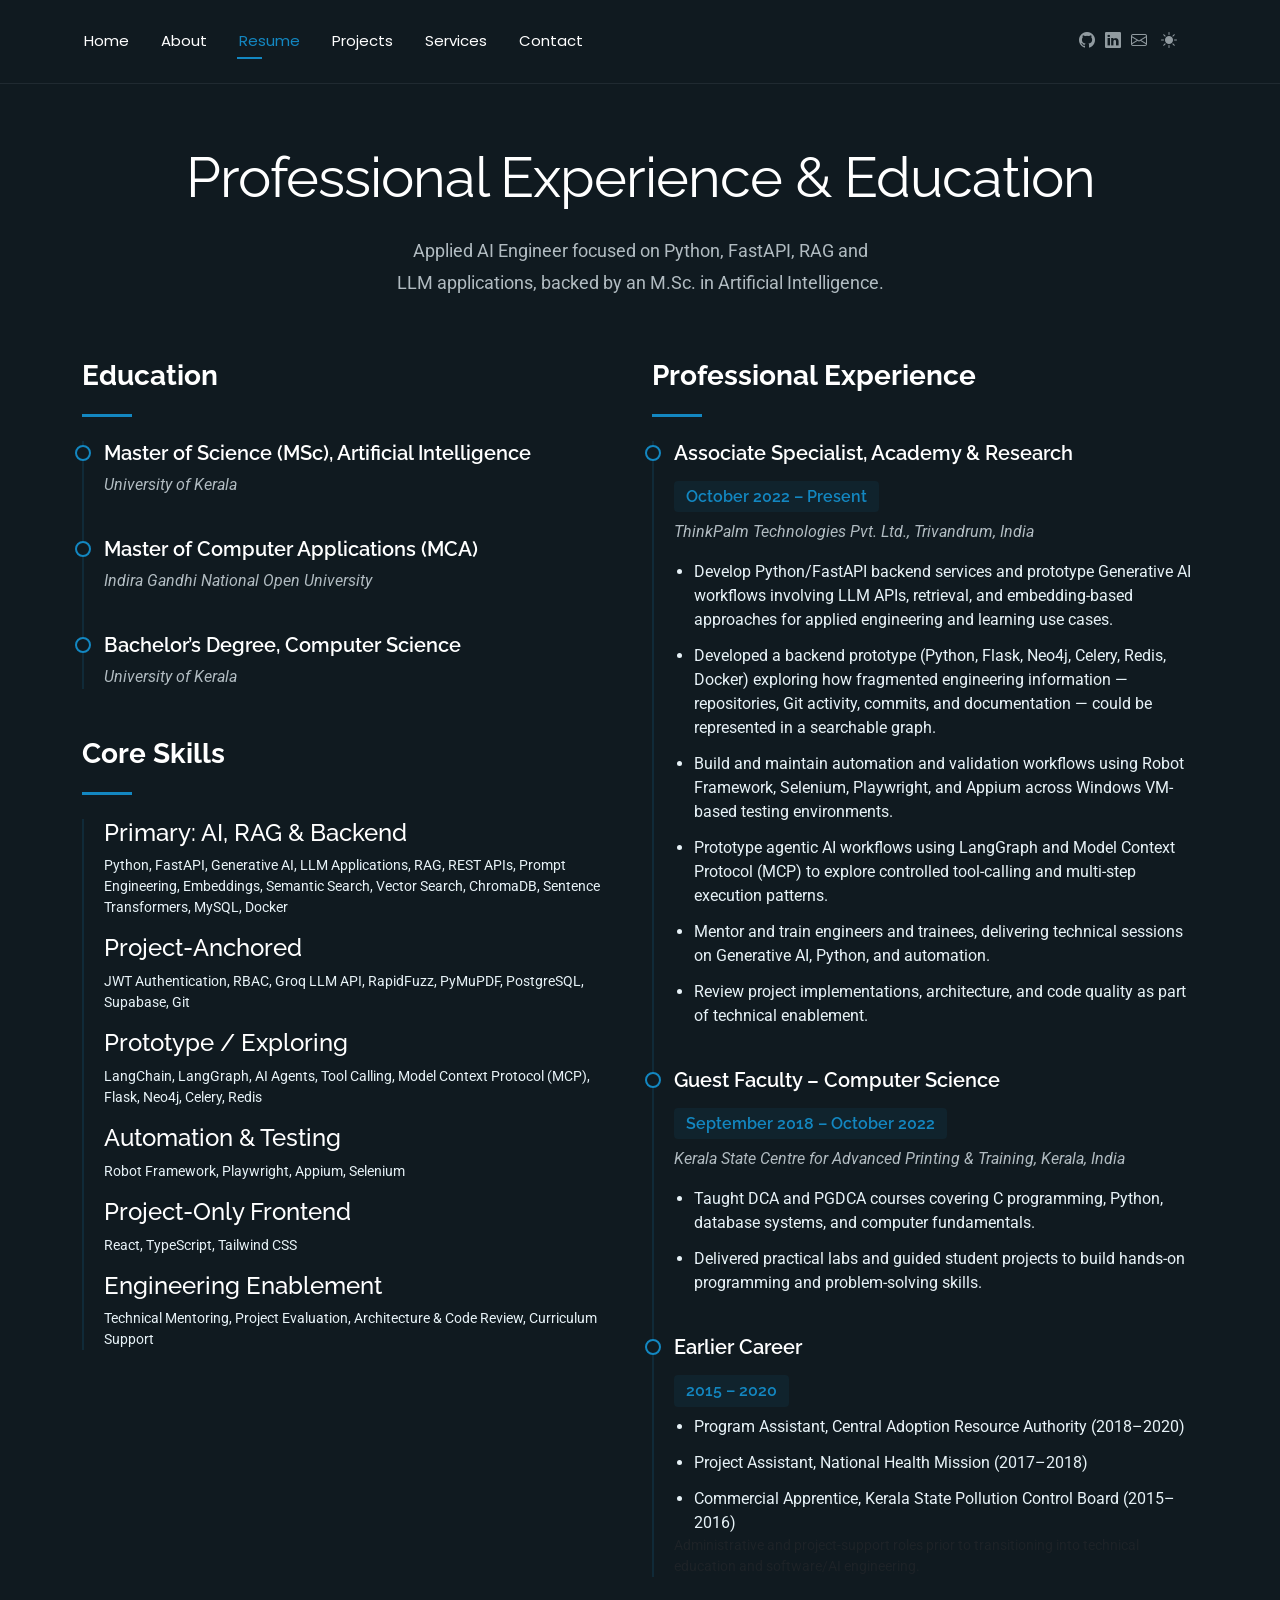
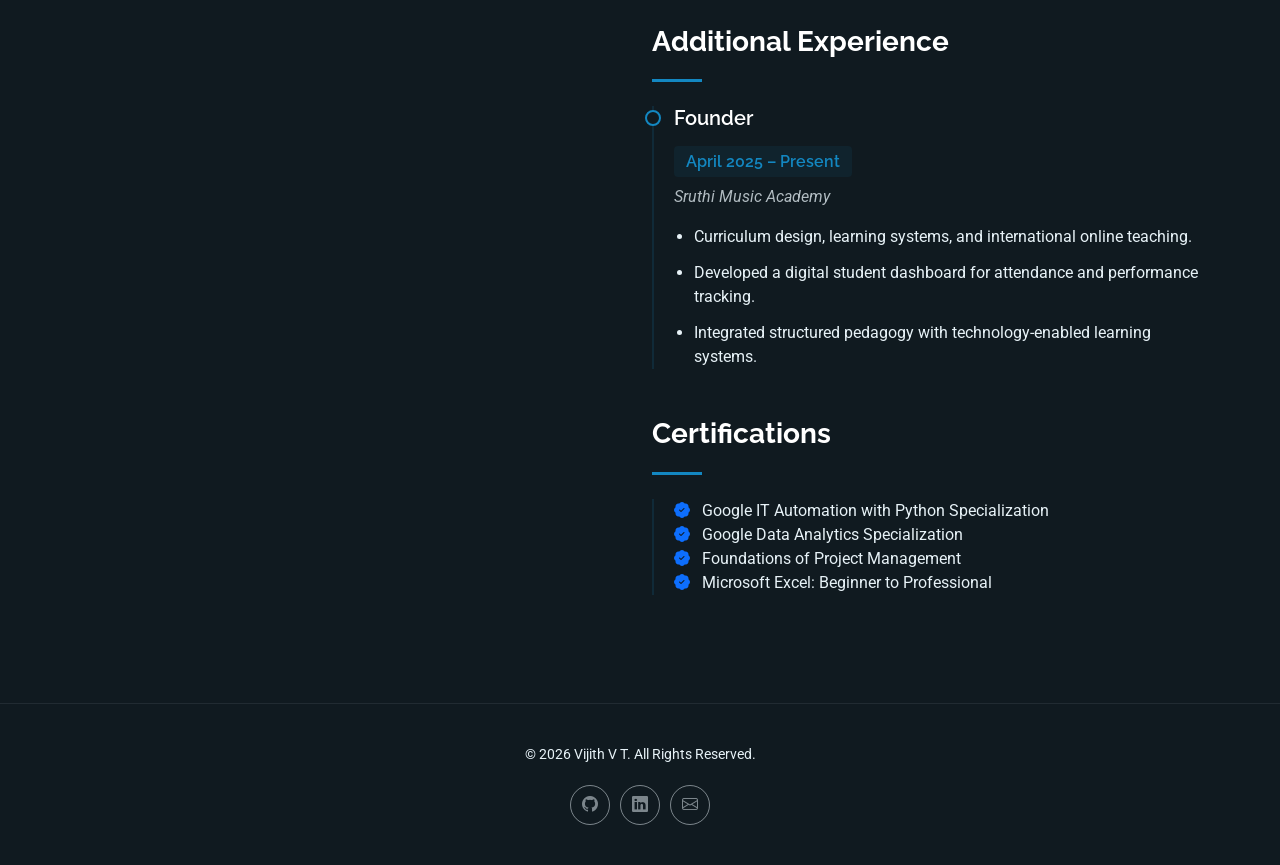
<file: resume.html>
<!DOCTYPE html>
<html lang="en">

<head>
  <script>(function () { try { if (localStorage.getItem('theme') === 'light') { document.documentElement.setAttribute('data-theme', 'light'); } } catch (e) {} })();</script>
  <meta charset="utf-8">
  <meta content="width=device-width, initial-scale=1.0" name="viewport">
  <title>Resume | Vijith V T – Applied AI Engineer</title>
  <meta name="description"
    content="Professional resume of Vijith V T, an Applied AI Engineer working with Python, FastAPI, RAG, LLM applications, embeddings and AI automation.">
  <meta name="keywords"
    content="Applied AI Engineer Resume, Python Backend Engineer, RAG, LLM Applications, FastAPI, Generative AI Developer India">
  <meta property="og:title" content="Resume | Vijith V T – Applied AI Engineer">
  <meta property="og:description"
    content="Professional resume of Vijith V T, an Applied AI Engineer working with Python, FastAPI, RAG, LLM applications, embeddings and AI automation.">
  <meta property="og:type" content="website">

  <!-- Favicons -->
  <link href="assets/img/favicon.png" rel="icon">
  <link href="assets/img/apple-touch-icon.png" rel="apple-touch-icon">

  <!-- Fonts -->
  <link href="https://fonts.googleapis.com" rel="preconnect">
  <link href="https://fonts.gstatic.com" rel="preconnect" crossorigin>
  <link
    href="https://fonts.googleapis.com/css2?family=Roboto:ital,wght@0,100;0,300;0,400;0,500;0,700;0,900;1,100;1,300;1,400;1,500;1,700;1,900&family=Poppins:ital,wght@0,100;0,200;0,300;0,400;0,500;0,600;0,700;0,800;0,900;1,100;1,200;1,300;1,400;1,500;1,600;1,700;1,800;1,900&family=Raleway:ital,wght@0,100;0,200;0,300;0,400;0,500;0,600;0,700;0,800;0,900;1,100;1,200;1,300;1,400;1,500;1,600;1,700;1,800;1,900&display=swap"
    rel="stylesheet">

  <!-- Vendor CSS Files -->
  <link href="assets/vendor/bootstrap/css/bootstrap.min.css" rel="stylesheet">
  <link href="assets/vendor/bootstrap-icons/bootstrap-icons.css" rel="stylesheet">
  <link href="assets/vendor/aos/aos.css" rel="stylesheet">
  <link href="assets/vendor/swiper/swiper-bundle.min.css" rel="stylesheet">
  <link href="assets/vendor/glightbox/css/glightbox.min.css" rel="stylesheet">

  <!-- Main CSS File -->
  <link href="assets/css/main.css" rel="stylesheet">


</head>

<body class="resume-page">

  <header id="header" class="header d-flex align-items-center light-background sticky-top">
    <div class="container position-relative d-flex align-items-center justify-content-between">

      <!-- <a href="index.html" class="logo d-flex align-items-center me-auto me-xl-0">
      <img src="assets/img/logo.webp" alt="">
      <h1 class="sitename">Vijith V T</h1> 
    </a> -->

      <nav id="navmenu" class="navmenu">
        <ul>
          <li><a href="index.html">Home</a></li>
          <li><a href="about.html">About</a></li>
          <li><a href="resume.html" class="active" aria-current="page">Resume</a></li>
          <li><a href="portfolio.html">Projects</a></li>
          <li><a href="services.html">Services</a></li>
          <li><a href="contact.html">Contact</a></li>
        </ul>
        <i class="mobile-nav-toggle d-xl-none bi bi-list"></i>
      </nav>

      <div class="header-social-links">
        <a href="https://github.com/vijithvt" class="github"><i class="bi bi-github"></i></a>
        <a href="https://www.linkedin.com/in/vijithvt" class="linkedin"><i class="bi bi-linkedin"></i></a>
        <a href="mailto:vijith.vt.ai@gmail.com" class="email"><i class="bi bi-envelope"></i></a>
        <button id="theme-toggle" type="button" class="theme-toggle" aria-label="Toggle light and dark theme">
          <i class="bi bi-sun-fill"></i>
        </button>
      </div>

    </div>
  </header>

  <main class="main">

    <!-- Resume Section -->
    <section id="resume" class="resume section">

      <!-- Section Title -->
      <div class="container section-title" data-aos="fade-up">
        <h2>Professional Experience & Education</h2>
        <p>Applied AI Engineer focused on Python, FastAPI, RAG and LLM applications, backed by an M.Sc. in
          Artificial Intelligence.
        </p>
      </div><!-- End Section Title -->

      <div class="container" data-aos="fade-up" data-aos-delay="100">

        <div class="row">
          <div class="col-lg-6">

            <!-- Education Section -->
            <div class="resume-item" data-aos="fade-up">
              <h3 class="resume-title">Education</h3>

              <div class="resume-content">
                <article class="education-item">
                  <h4>Master of Science (MSc), Artificial Intelligence</h4>
                  <p class="institution"><em>University of Kerala</em></p>
                </article>

                <article class="education-item">
                  <h4>Master of Computer Applications (MCA)</h4>
                  <p class="institution"><em>Indira Gandhi National Open University</em></p>
                </article>

                <article class="education-item">
                  <h4>Bachelor’s Degree, Computer Science</h4>
                  <p class="institution"><em>University of Kerala</em></p>
                </article>
              </div>
            </div><!-- End Education Section -->

            <!-- Professional Skills Section -->
            <div class="resume-item" data-aos="fade-up">
              <h3 class="resume-title">Core Skills</h3>

              <div class="resume-content">
                <div class="skill-category mb-3">
                  <h4>Primary: AI, RAG & Backend</h4>
                  <p class="small">Python, FastAPI, Generative AI, LLM Applications, RAG, REST APIs, Prompt
                    Engineering, Embeddings, Semantic Search, Vector Search, ChromaDB, Sentence Transformers,
                    MySQL, Docker</p>
                </div>

                <div class="skill-category mb-3">
                  <h4>Project-Anchored</h4>
                  <p class="small">JWT Authentication, RBAC, Groq LLM API, RapidFuzz, PyMuPDF, PostgreSQL,
                    Supabase, Git</p>
                </div>

                <div class="skill-category mb-3">
                  <h4>Prototype / Exploring</h4>
                  <p class="small">LangChain, LangGraph, AI Agents, Tool Calling, Model Context Protocol (MCP),
                    Flask, Neo4j, Celery, Redis</p>
                </div>

                <div class="skill-category mb-3">
                  <h4>Automation & Testing</h4>
                  <p class="small">Robot Framework, Playwright, Appium, Selenium</p>
                </div>

                <div class="skill-category mb-3">
                  <h4>Project-Only Frontend</h4>
                  <p class="small">React, TypeScript, Tailwind CSS</p>
                </div>

                <div class="skill-category">
                  <h4>Engineering Enablement</h4>
                  <p class="small">Technical Mentoring, Project Evaluation, Architecture & Code Review, Curriculum
                    Support</p>
                </div>
              </div>
            </div><!-- End Professional Skills Section -->
          </div>

          <div class="col-lg-6">
            <!-- Experience Section -->
            <div class="resume-item" data-aos="fade-up" data-aos-delay="100">
              <h3 class="resume-title">Professional Experience</h3>

              <div class="resume-content">
                <article class="experience-item">
                  <h4>Associate Specialist, Academy & Research</h4>
                  <h5>October 2022 – Present</h5>
                  <p class="company"><em>ThinkPalm Technologies Pvt. Ltd., Trivandrum, India</em></p>
                  <ul>
                    <li>Develop Python/FastAPI backend services and prototype Generative AI workflows involving LLM
                      APIs, retrieval, and embedding-based approaches for applied engineering and learning use
                      cases.</li>
                    <li>Developed a backend prototype (Python, Flask, Neo4j, Celery, Redis, Docker) exploring how
                      fragmented engineering information — repositories, Git activity, commits, and documentation —
                      could be represented in a searchable graph.</li>
                    <li>Build and maintain automation and validation workflows using Robot Framework, Selenium,
                      Playwright, and Appium across Windows VM-based testing environments.</li>
                    <li>Prototype agentic AI workflows using LangGraph and Model Context Protocol (MCP) to explore
                      controlled tool-calling and multi-step execution patterns.</li>
                    <li>Mentor and train engineers and trainees, delivering technical sessions on Generative AI,
                      Python, and automation.</li>
                    <li>Review project implementations, architecture, and code quality as part of technical
                      enablement.</li>
                  </ul>
                </article>

                <article class="experience-item">
                  <h4>Guest Faculty – Computer Science</h4>
                  <h5>September 2018 – October 2022</h5>
                  <p class="company"><em>Kerala State Centre for Advanced Printing & Training, Kerala, India</em></p>
                  <ul>
                    <li>Taught DCA and PGDCA courses covering C programming, Python, database systems, and computer
                      fundamentals.</li>
                    <li>Delivered practical labs and guided student projects to build hands-on programming and
                      problem-solving skills.</li>
                  </ul>
                </article>

                <article class="experience-item">
                  <h4>Earlier Career</h4>
                  <h5>2015 – 2020</h5>
                  <ul>
                    <li>Program Assistant, Central Adoption Resource Authority (2018–2020)</li>
                    <li>Project Assistant, National Health Mission (2017–2018)</li>
                    <li>Commercial Apprentice, Kerala State Pollution Control Board (2015–2016)</li>
                  </ul>
                  <p class="small text-muted">Administrative and project-support roles prior to transitioning into
                    technical education and software/AI engineering.</p>
                </article>
              </div>
            </div><!-- End Experience Section -->

            <!-- Additional Experience Section -->
            <div class="resume-item mt-4" data-aos="fade-up" data-aos-delay="100">
              <h3 class="resume-title">Additional Experience</h3>
              <div class="resume-content">
                <article class="experience-item">
                  <h4>Founder</h4>
                  <h5>April 2025 – Present</h5>
                  <p class="company"><em>Sruthi Music Academy</em></p>
                  <ul>
                    <li>Curriculum design, learning systems, and international online teaching.</li>
                    <li>Developed a digital student dashboard for attendance and performance tracking.</li>
                    <li>Integrated structured pedagogy with technology-enabled learning systems.</li>
                  </ul>
                </article>
              </div>
            </div><!-- End Additional Experience Section -->

            <!-- Certifications Section -->
            <div class="resume-item mt-4" data-aos="fade-up" data-aos-delay="150">
              <h3 class="resume-title">Certifications</h3>
              <div class="resume-content">
                <ul class="expertise-list" style="list-style: none; padding-left: 0;">
                  <li><i class="bi bi-patch-check-fill text-primary me-2"></i> Google IT Automation with Python
                    Specialization</li>
                  <li><i class="bi bi-patch-check-fill text-primary me-2"></i> Google Data Analytics Specialization
                  </li>
                  <li><i class="bi bi-patch-check-fill text-primary me-2"></i> Foundations of Project Management</li>
                  <li><i class="bi bi-patch-check-fill text-primary me-2"></i> Microsoft Excel: Beginner to
                    Professional</li>
                </ul>
              </div>
            </div><!-- End Certifications Section -->
          </div>
        </div>

      </div>

    </section><!-- /Resume Section -->

  </main>

  <footer id="footer" class="footer">

    <div class="container">
      <div class="copyright text-center">
        <p>© 2026 Vijith V T. All Rights Reserved.</p>
      </div>
      <div class="social-links d-flex justify-content-center">
        <a href="https://github.com/vijithvt" class="github"><i class="bi bi-github"></i></a>
        <a href="https://www.linkedin.com/in/vijithvt" class="linkedin"><i class="bi bi-linkedin"></i></a>
        <a href="mailto:vijith.vt.ai@gmail.com" class="email"><i class="bi bi-envelope"></i></a>
      </div>

    </div>

  </footer>

  <!-- Scroll Top -->
  <a href="#" id="scroll-top" class="scroll-top d-flex align-items-center justify-content-center"><i
      class="bi bi-arrow-up-short"></i></a>

  <!-- Preloader -->
  <div id="preloader"></div>

  <!-- Vendor JS Files -->
  <script src="assets/vendor/bootstrap/js/bootstrap.bundle.min.js"></script>
  <script src="assets/vendor/aos/aos.js"></script>
  <script src="assets/vendor/waypoints/noframework.waypoints.js"></script>
  <script src="assets/vendor/purecounter/purecounter_vanilla.js"></script>
  <script src="assets/vendor/swiper/swiper-bundle.min.js"></script>
  <script src="assets/vendor/imagesloaded/imagesloaded.pkgd.min.js"></script>
  <script src="assets/vendor/isotope-layout/isotope.pkgd.min.js"></script>
  <script src="assets/vendor/glightbox/js/glightbox.min.js"></script>

  <!-- Main JS File -->
  <script src="assets/js/main.js"></script>

</body>

</html>
</file>
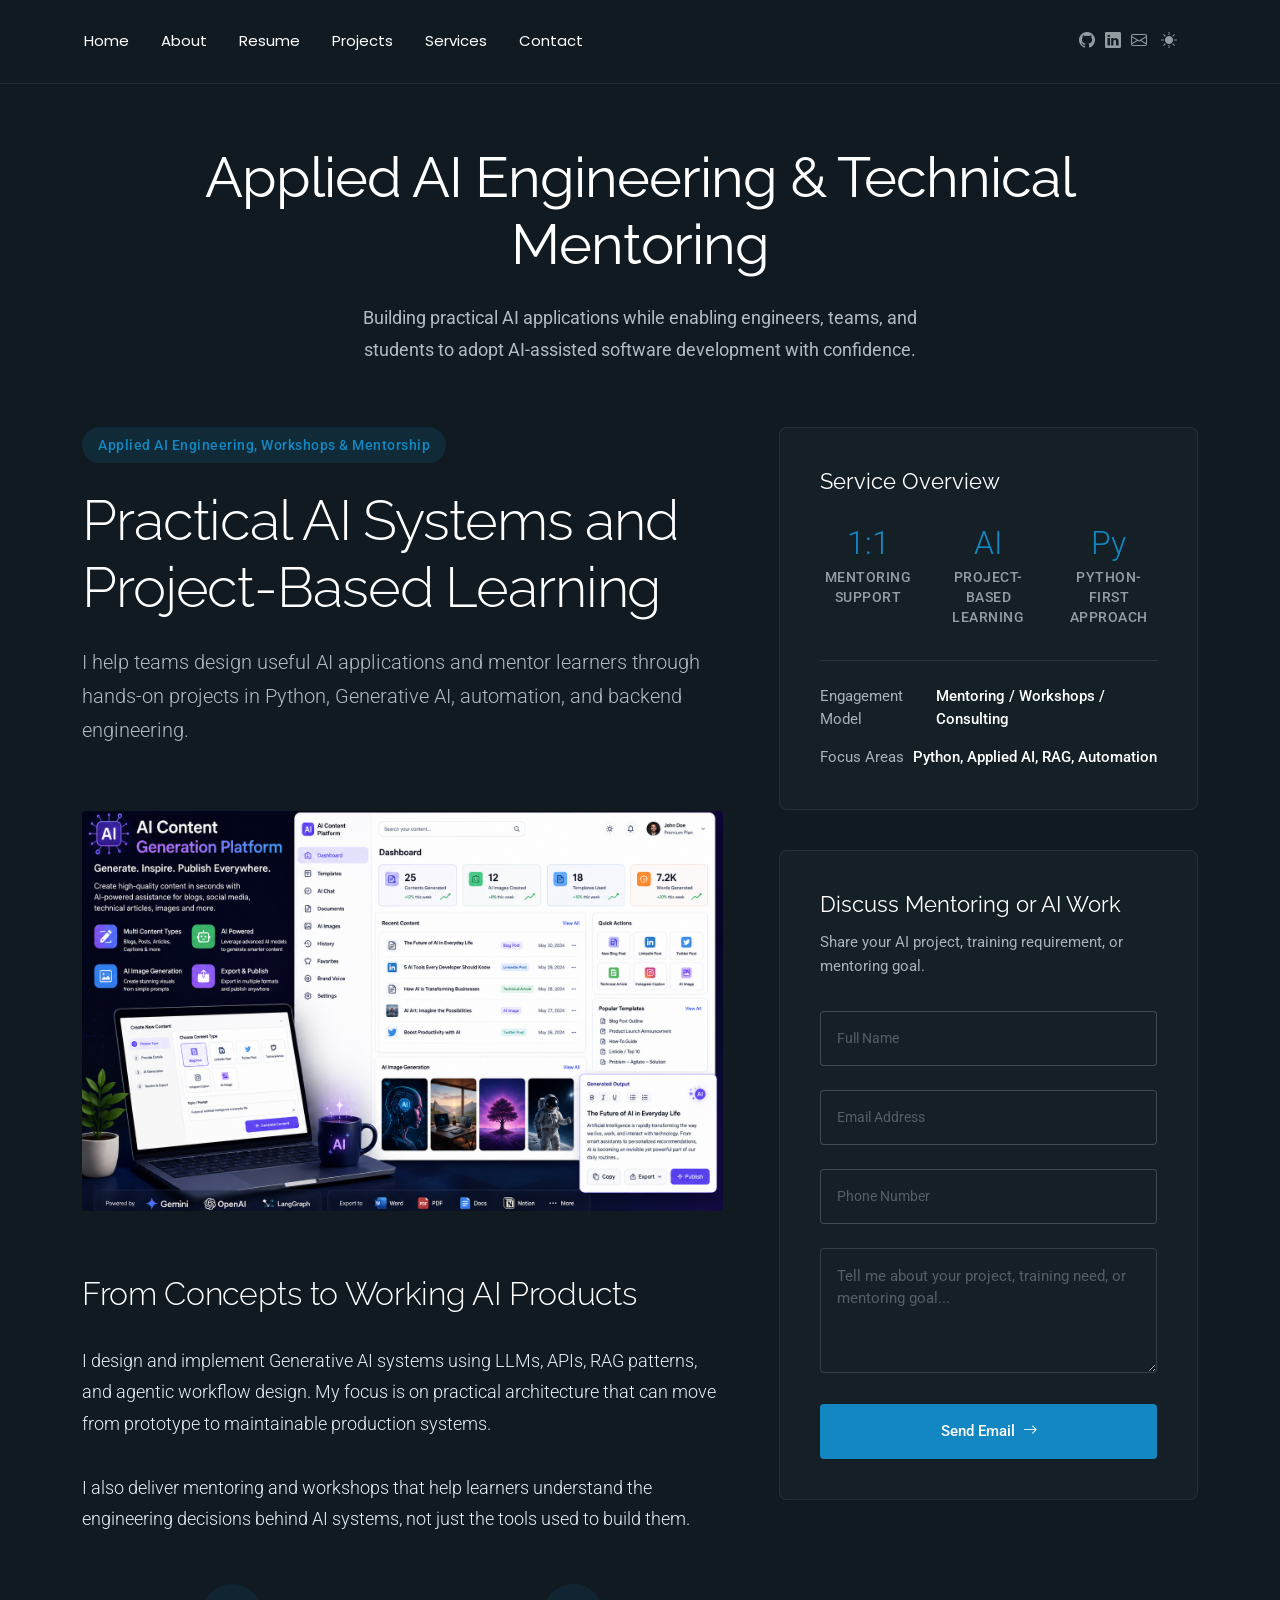
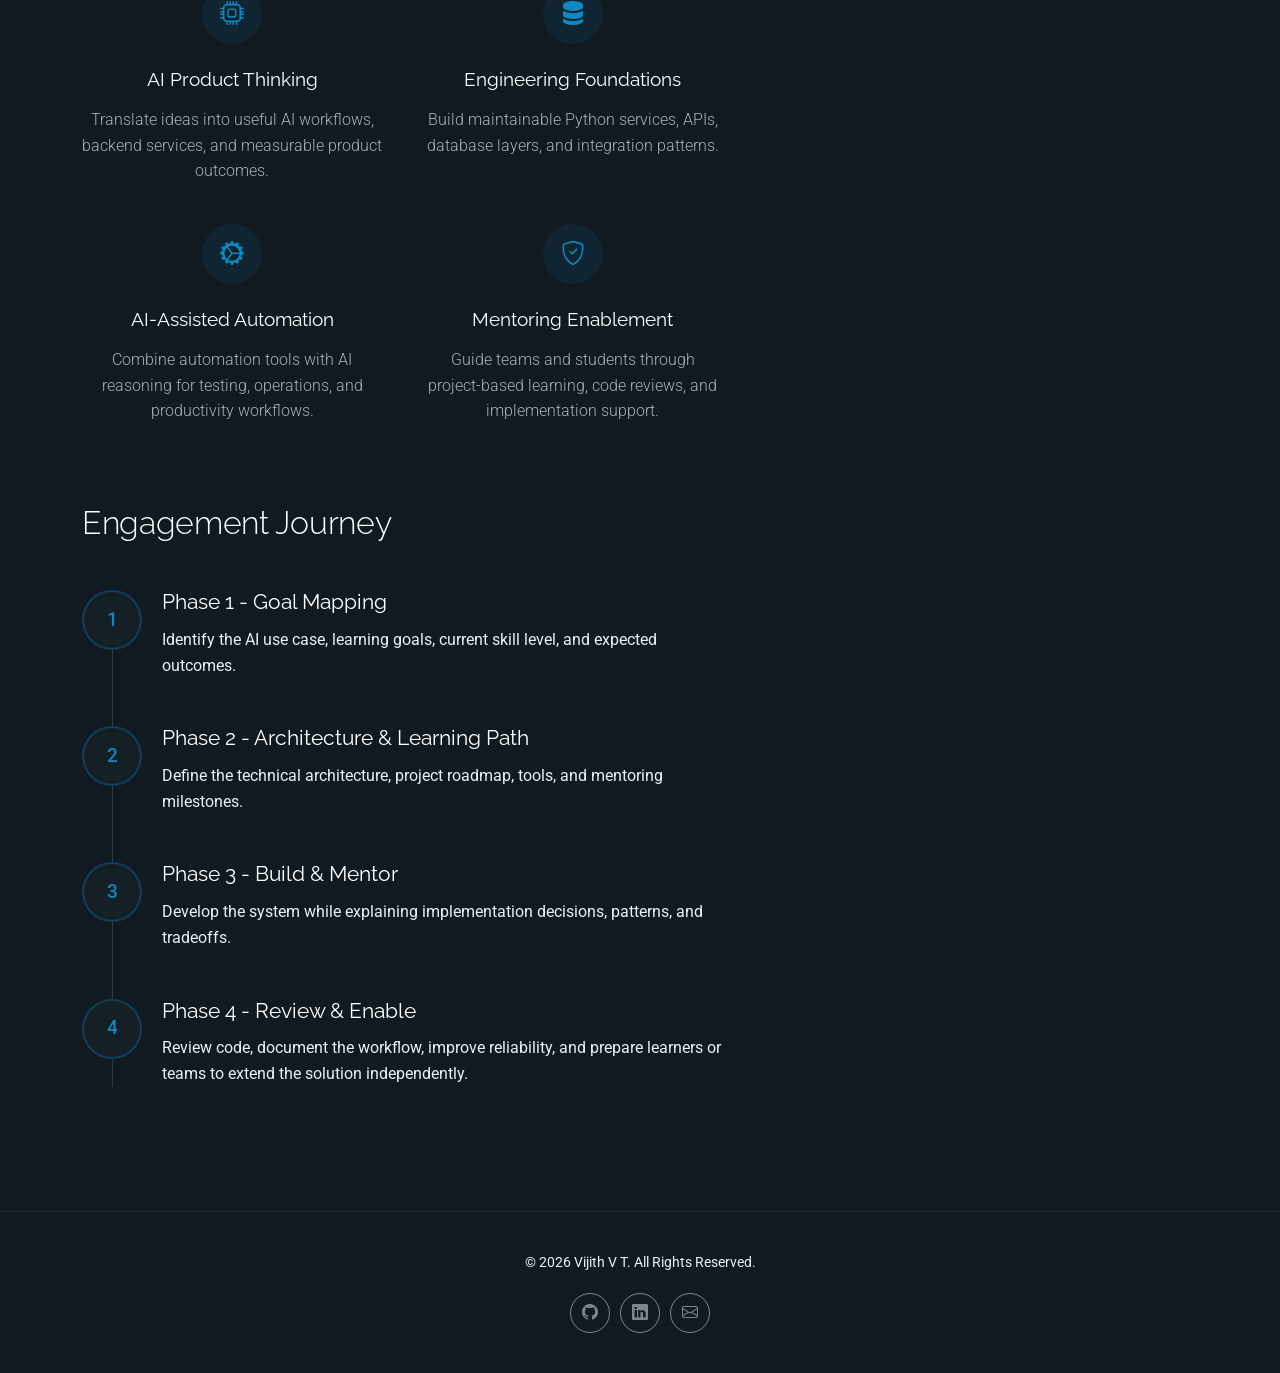
<file: service-details.html>
<!DOCTYPE html>
<html lang="en">

<head>
  <script>(function () { try { if (localStorage.getItem('theme') === 'light') { document.documentElement.setAttribute('data-theme', 'light'); } } catch (e) {} })();</script>
  <meta charset="utf-8">
  <meta content="width=device-width, initial-scale=1.0" name="viewport">
  <title>Applied AI Engineering & Technical Mentoring | Vijith V T</title>
  <meta name="description"
    content="Applied AI engineering and technical mentoring focused on Python, RAG, LLM applications, FastAPI backend development, automation, and hands-on mentorship.">
  <meta name="keywords"
    content="Applied AI Engineer, Technical Mentoring, RAG, LLM Applications, Python Mentorship, FastAPI">

  <!-- Favicons -->
  <link href="assets/img/favicon.png" rel="icon">
  <link href="assets/img/apple-touch-icon.png" rel="apple-touch-icon">

  <!-- Fonts -->
  <link href="https://fonts.googleapis.com" rel="preconnect">
  <link href="https://fonts.gstatic.com" rel="preconnect" crossorigin>
  <link
    href="https://fonts.googleapis.com/css2?family=Roboto:ital,wght@0,100;0,300;0,400;0,500;0,700;0,900;1,100;1,300;1,400;1,500;1,700;1,900&family=Poppins:ital,wght@0,100;0,200;0,300;0,400;0,500;0,600;0,700;0,800;0,900;1,100;1,200;1,300;1,400;1,500;1,600;1,700;1,800;1,900&family=Raleway:ital,wght@0,100;0,200;0,300;0,400;0,500;0,600;0,700;0,800;0,900;1,100;1,200;1,300;1,400;1,500;1,600;1,700;1,800;1,900&display=swap"
    rel="stylesheet">

  <!-- Vendor CSS Files -->
  <link href="assets/vendor/bootstrap/css/bootstrap.min.css" rel="stylesheet">
  <link href="assets/vendor/bootstrap-icons/bootstrap-icons.css" rel="stylesheet">
  <link href="assets/vendor/aos/aos.css" rel="stylesheet">
  <link href="assets/vendor/swiper/swiper-bundle.min.css" rel="stylesheet">
  <link href="assets/vendor/glightbox/css/glightbox.min.css" rel="stylesheet">

  <!-- Main CSS File -->
  <link href="assets/css/main.css" rel="stylesheet">


</head>

<body class="service-details-page">

  <header id="header" class="header d-flex align-items-center light-background sticky-top">
    <div class="container position-relative d-flex align-items-center justify-content-between">

      <!-- <a href="index.html" class="logo d-flex align-items-center me-auto me-xl-0">
      <img src="assets/img/logo.webp" alt="">
      <h1 class="sitename">Vijith V T</h1> 
    </a> -->

      <nav id="navmenu" class="navmenu">
        <ul>
          <li><a href="index.html">Home</a></li>
          <li><a href="about.html">About</a></li>
          <li><a href="resume.html">Resume</a></li>
          <li><a href="portfolio.html">Projects</a></li>
          <li><a href="services.html">Services</a></li>
          <li><a href="contact.html">Contact</a></li>
        </ul>
        <i class="mobile-nav-toggle d-xl-none bi bi-list"></i>
      </nav>

      <div class="header-social-links">
        <a href="https://github.com/vijithvt" class="github"><i class="bi bi-github"></i></a>
        <a href="https://www.linkedin.com/in/vijithvt" class="linkedin"><i class="bi bi-linkedin"></i></a>
        <a href="mailto:vijith.vt.ai@gmail.com" class="email"><i class="bi bi-envelope"></i></a>
        <button id="theme-toggle" type="button" class="theme-toggle" aria-label="Toggle light and dark theme">
          <i class="bi bi-sun-fill"></i>
        </button>
      </div>

    </div>
  </header>

  <main class="main">

    <!-- Service Details Section -->
    <section id="service-details" class="service-details section">

      <!-- Section Title -->
      <div class="container section-title" data-aos="fade-up">
        <h2>Applied AI Engineering & Technical Mentoring</h2>
        <p>Building practical AI applications while enabling engineers, teams, and students to adopt AI-assisted
          software development with confidence.</p>
      </div><!-- End Section Title -->

      <div class="container" data-aos="fade-up" data-aos-delay="100">

        <div class="row">

          <!-- Main Content Area -->
          <div class="col-lg-7">

            <!-- Hero Service Introduction -->
            <div class="service-hero" data-aos="fade-up" data-aos-delay="100">
              <div class="service-meta">
                <span class="service-category">Applied AI Engineering, Workshops & Mentorship</span>
              </div>
              <h1>Practical AI Systems and Project-Based Learning</h1>
              <p class="service-description">I help teams design useful AI applications and mentor learners through
                hands-on projects in Python, Generative AI, automation, and backend engineering.
              </p>
            </div>

            <!-- Service Visual -->
            <div class="service-visual" data-aos="zoom-in" data-aos-delay="200">
              <img src="assets/img/projects/ai-content-platform.png"
                alt="AI engineering and technical mentoring" class="img-fluid">
            </div>

            <!-- Service Content -->
            <div class="service-narrative" data-aos="fade-up" data-aos-delay="300">
              <h3>From Concepts to Working AI Products</h3>
              <p>I design and implement Generative AI systems using LLMs, APIs, RAG patterns, and agentic workflow
                design. My focus is on practical architecture that can move from prototype to maintainable production
                systems.</p>

              <p>I also deliver mentoring and workshops that help learners understand the engineering decisions behind
                AI systems, not just the tools used to build them.</p>

              <!-- Key Benefits Grid -->
              <div class="benefits-grid" data-aos="fade-up" data-aos-delay="400">
                <div class="benefit-card">
                  <div class="benefit-icon">
                    <i class="bi bi-cpu"></i>
                  </div>
                  <h4>AI Product Thinking</h4>
                  <p>Translate ideas into useful AI workflows, backend services, and measurable product outcomes.</p>
                </div>

                <div class="benefit-card">
                  <div class="benefit-icon">
                    <i class="bi bi-server"></i>
                  </div>
                  <h4>Engineering Foundations</h4>
                  <p>Build maintainable Python services, APIs, database layers, and integration patterns.</p>
                </div>

                <div class="benefit-card">
                  <div class="benefit-icon">
                    <i class="bi bi-gear-wide-connected"></i>
                  </div>
                  <h4>AI-Assisted Automation</h4>
                  <p>Combine automation tools with AI reasoning for testing, operations, and productivity workflows.</p>
                </div>

                <div class="benefit-card">
                  <div class="benefit-icon">
                    <i class="bi bi-shield-check"></i>
                  </div>
                  <h4>Mentoring Enablement</h4>
                  <p>Guide teams and students through project-based learning, code reviews, and implementation support.</p>
                </div>
              </div>

            </div>

            <!-- Implementation Timeline -->
            <div class="timeline-section" data-aos="fade-up" data-aos-delay="500">
              <h3>Engagement Journey</h3>
              <div class="timeline">
                <div class="timeline-item">
                  <div class="timeline-marker">
                    <span>1</span>
                  </div>
                  <div class="timeline-content">
                    <h4>Phase 1 - Goal Mapping</h4>
                    <p>Identify the AI use case, learning goals, current skill level, and expected outcomes.</p>
                  </div>
                </div>

                <div class="timeline-item">
                  <div class="timeline-marker">
                    <span>2</span>
                  </div>
                  <div class="timeline-content">
                    <h4>Phase 2 - Architecture & Learning Path</h4>
                    <p>Define the technical architecture, project roadmap, tools, and mentoring milestones.</p>
                  </div>
                </div>

                <div class="timeline-item">
                  <div class="timeline-marker">
                    <span>3</span>
                  </div>
                  <div class="timeline-content">
                    <h4>Phase 3 - Build & Mentor</h4>
                    <p>Develop the system while explaining implementation decisions, patterns, and tradeoffs.</p>
                  </div>
                </div>

                <div class="timeline-item">
                  <div class="timeline-marker">
                    <span>4</span>
                  </div>
                  <div class="timeline-content">
                    <h4>Phase 4 - Review & Enable</h4>
                    <p>Review code, document the workflow, improve reliability, and prepare learners or teams to extend
                      the solution independently.</p>
                  </div>
                </div>
              </div>
            </div>

          </div><!-- End Main Content -->

          <!-- Service Sidebar -->
          <div class="col-lg-5">
            <div class="service-sidebar" data-aos="fade-up" data-aos-delay="200">

              <!-- Service Overview Card -->
              <div class="overview-card">
                <div class="overview-header">
                  <h4>Service Overview</h4>
                </div>
                <div class="overview-stats">
                  <div class="stat-item">
                    <div class="stat-number">1:1</div>
                    <div class="stat-label">Mentoring Support</div>
                  </div>
                  <div class="stat-item">
                    <div class="stat-number">AI</div>
                    <div class="stat-label">Project-Based Learning</div>
                  </div>
                  <div class="stat-item">
                    <div class="stat-number">Py</div>
                    <div class="stat-label">Python-First Approach</div>
                  </div>
                </div>

                <div class="overview-details">
                  <div class="detail-row">
                    <span class="detail-label">Engagement Model</span>
                    <span class="detail-value">Mentoring / Workshops / Consulting</span>
                  </div>
                  <div class="detail-row">
                    <span class="detail-label">Focus Areas</span>
                    <span class="detail-value">Python, Applied AI, RAG, Automation</span>
                  </div>
                </div>
              </div>

              <!-- Consultation Form -->
              <div class="consultation-form">
                <div class="form-header">
                  <h4>Discuss Mentoring or AI Work</h4>
                  <p>Share your AI project, training requirement, or mentoring goal.</p>
                </div>

                <form action="mailto:vijith.vt.ai@gmail.com" method="post" enctype="text/plain">
                  <div class="form-group">
                    <input type="text" name="name" class="form-input" placeholder="Full Name" required="">
                  </div>

                  <div class="form-group">
                    <input type="email" name="email" class="form-input" placeholder="Email Address" required="">
                  </div>

                  <div class="form-group">
                    <input type="tel" name="phone" class="form-input" placeholder="Phone Number">
                  </div>

                  <input type="hidden" name="subject" value="Applied AI Engineering and Technical Mentoring Inquiry">

                  <div class="form-group">
                    <textarea name="message" class="form-input" rows="4"
                      placeholder="Tell me about your project, training need, or mentoring goal..." required=""></textarea>
                  </div>

                  <button type="submit" class="btn-consultation">
                    <span>Send Email</span>
                    <i class="bi bi-arrow-right"></i>
                  </button>
                </form>
              </div>

            </div>
          </div><!-- End Sidebar -->

        </div>

      </div>

    </section><!-- /Service Details Section -->

  </main>

  <footer id="footer" class="footer">

    <div class="container">
      <div class="copyright text-center">
        <p>© 2026 Vijith V T. All Rights Reserved.</p>
      </div>
      <div class="social-links d-flex justify-content-center">
        <a href="https://github.com/vijithvt" class="github"><i class="bi bi-github"></i></a>
        <a href="https://www.linkedin.com/in/vijithvt" class="linkedin"><i class="bi bi-linkedin"></i></a>
        <a href="mailto:vijith.vt.ai@gmail.com" class="email"><i class="bi bi-envelope"></i></a>
      </div>

    </div>

  </footer>

  <!-- Scroll Top -->
  <a href="#" id="scroll-top" class="scroll-top d-flex align-items-center justify-content-center"><i
      class="bi bi-arrow-up-short"></i></a>

  <!-- Preloader -->
  <div id="preloader"></div>

  <!-- Vendor JS Files -->
  <script src="assets/vendor/bootstrap/js/bootstrap.bundle.min.js"></script>
  <script src="assets/vendor/aos/aos.js"></script>
  <script src="assets/vendor/waypoints/noframework.waypoints.js"></script>
  <script src="assets/vendor/purecounter/purecounter_vanilla.js"></script>
  <script src="assets/vendor/swiper/swiper-bundle.min.js"></script>
  <script src="assets/vendor/imagesloaded/imagesloaded.pkgd.min.js"></script>
  <script src="assets/vendor/isotope-layout/isotope.pkgd.min.js"></script>
  <script src="assets/vendor/glightbox/js/glightbox.min.js"></script>

  <!-- Main JS File -->
  <script src="assets/js/main.js"></script>

</body>

</html>
</file>
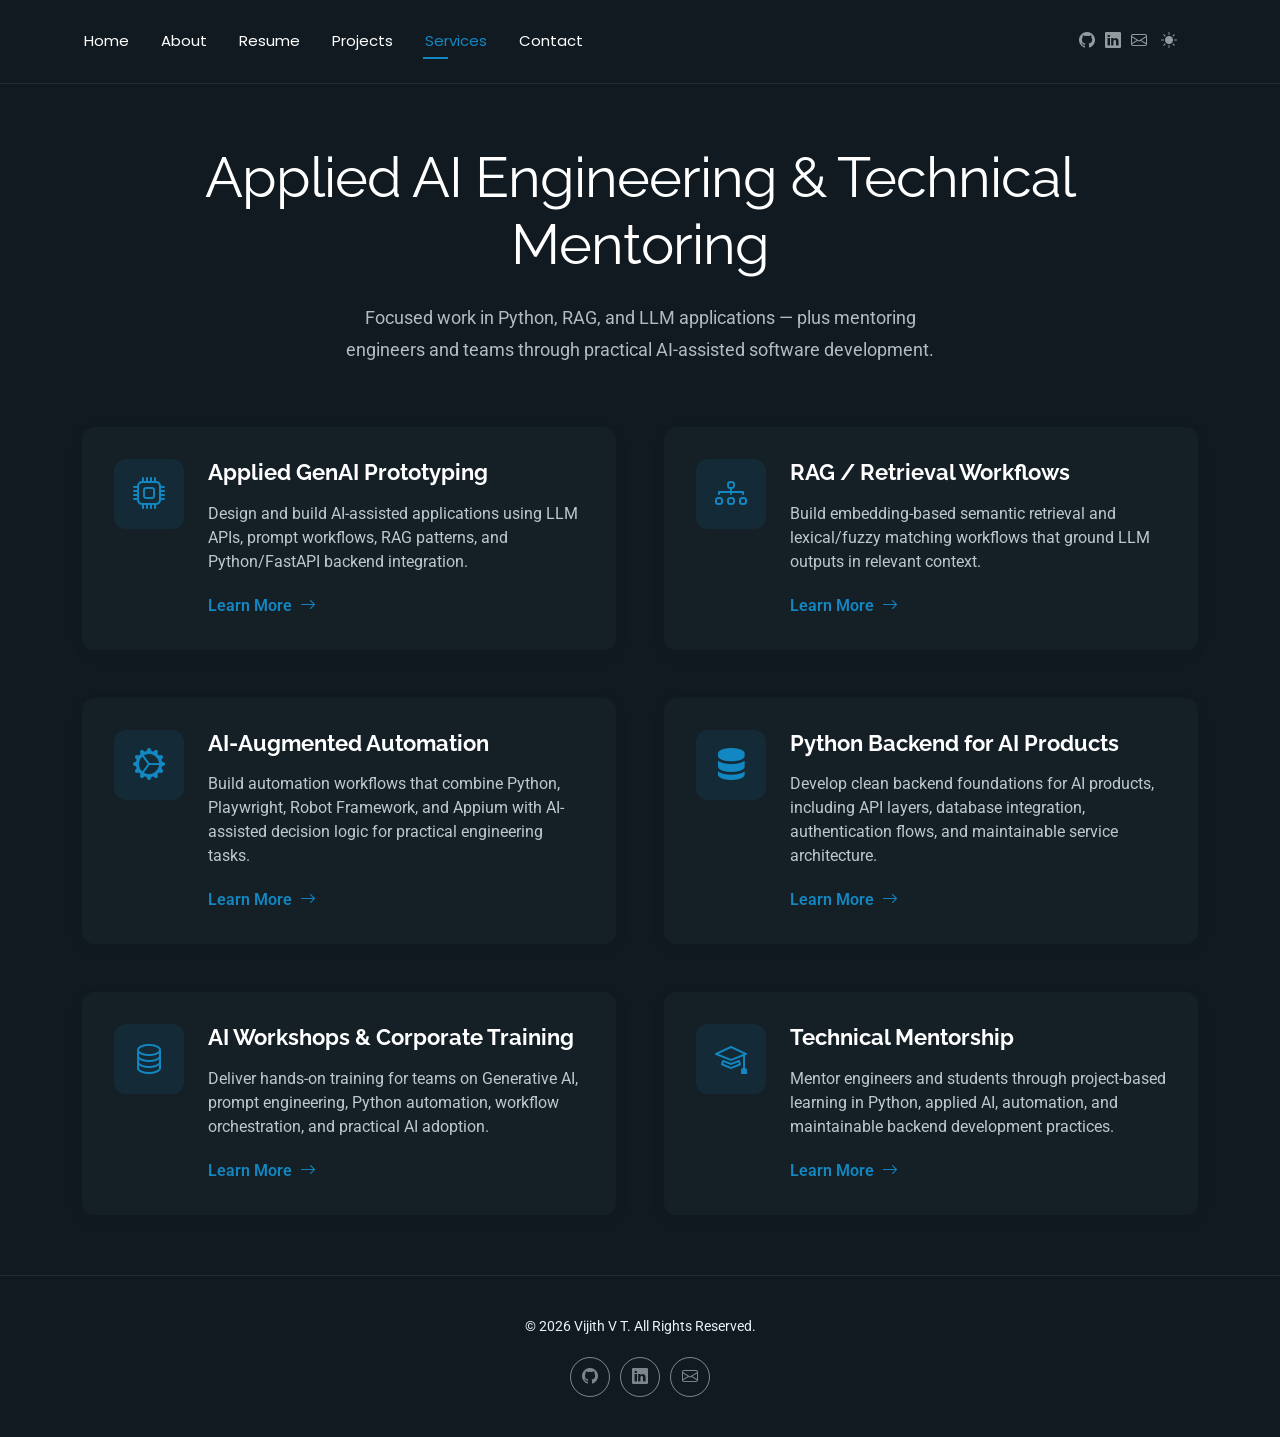
<file: services.html>
<!DOCTYPE html>
<html lang="en">

<head>
  <script>(function () { try { if (localStorage.getItem('theme') === 'light') { document.documentElement.setAttribute('data-theme', 'light'); } } catch (e) {} })();</script>
  <meta charset="utf-8">
  <meta content="width=device-width, initial-scale=1.0" name="viewport">
  <title>Applied AI Engineering & Technical Mentoring | Vijith V T</title>
  <meta name="description"
    content="Applied AI engineering and technical mentoring by Vijith V T, focused on Python, RAG, LLM applications, FastAPI backend development, automation, and hands-on engineering enablement.">
  <meta name="keywords"
    content="Applied AI Engineer, Technical Mentor, RAG, LLM Applications, Python Mentor, FastAPI, AI Automation">
  <meta property="og:title" content="Applied AI Engineering & Technical Mentoring | Vijith V T">
  <meta property="og:description"
    content="Applied AI engineering and technical mentoring by Vijith V T, focused on Python, RAG, LLM applications, FastAPI backend development, automation, and hands-on engineering enablement.">
  <meta property="og:type" content="website">

  <!-- Favicons -->
  <link href="assets/img/favicon.png" rel="icon">
  <link href="assets/img/apple-touch-icon.png" rel="apple-touch-icon">

  <!-- Fonts -->
  <link href="https://fonts.googleapis.com" rel="preconnect">
  <link href="https://fonts.gstatic.com" rel="preconnect" crossorigin>
  <link
    href="https://fonts.googleapis.com/css2?family=Roboto:ital,wght@0,100;0,300;0,400;0,500;0,700;0,900;1,100;1,300;1,400;1,500;1,700;1,900&family=Poppins:ital,wght@0,100;0,200;0,300;0,400;0,500;0,600;0,700;0,800;0,900;1,100;1,200;1,300;1,400;1,500;1,600;1,700;1,800;1,900&family=Raleway:ital,wght@0,100;0,200;0,300;0,400;0,500;0,600;0,700;0,800;0,900;1,100;1,200;1,300;1,400;1,500;1,600;1,700;1,800;1,900&display=swap"
    rel="stylesheet">

  <!-- Vendor CSS Files -->
  <link href="assets/vendor/bootstrap/css/bootstrap.min.css" rel="stylesheet">
  <link href="assets/vendor/bootstrap-icons/bootstrap-icons.css" rel="stylesheet">
  <link href="assets/vendor/aos/aos.css" rel="stylesheet">
  <link href="assets/vendor/swiper/swiper-bundle.min.css" rel="stylesheet">
  <link href="assets/vendor/glightbox/css/glightbox.min.css" rel="stylesheet">

  <!-- Main CSS File -->
  <link href="assets/css/main.css" rel="stylesheet">


</head>

<body class="services-page">

  <header id="header" class="header d-flex align-items-center light-background sticky-top">
    <div class="container position-relative d-flex align-items-center justify-content-between">

      <!-- <a href="index.html" class="logo d-flex align-items-center me-auto me-xl-0">
      <img src="assets/img/logo.webp" alt="">
      <h1 class="sitename">Vijith V T</h1> 
    </a> -->

      <nav id="navmenu" class="navmenu">
        <ul>
          <li><a href="index.html">Home</a></li>
          <li><a href="about.html">About</a></li>
          <li><a href="resume.html">Resume</a></li>
          <li><a href="portfolio.html">Projects</a></li>
          <li><a href="services.html" class="active" aria-current="page">Services</a></li>
          <li><a href="contact.html">Contact</a></li>
        </ul>
        <i class="mobile-nav-toggle d-xl-none bi bi-list"></i>
      </nav>

      <div class="header-social-links">
        <a href="https://github.com/vijithvt" class="github"><i class="bi bi-github"></i></a>
        <a href="https://www.linkedin.com/in/vijithvt" class="linkedin"><i class="bi bi-linkedin"></i></a>
        <a href="mailto:vijith.vt.ai@gmail.com" class="email"><i class="bi bi-envelope"></i></a>
        <button id="theme-toggle" type="button" class="theme-toggle" aria-label="Toggle light and dark theme">
          <i class="bi bi-sun-fill"></i>
        </button>
      </div>

    </div>
  </header>

  <main class="main">

    <!-- Services Section -->
    <section id="services" class="services section">

      <!-- Section Title -->
      <div class="container section-title" data-aos="fade-up">
        <h2>Applied AI Engineering & Technical Mentoring</h2>
        <p>Focused work in Python, RAG, and LLM applications — plus mentoring engineers and teams through practical
          AI-assisted software development.</p>
      </div><!-- End Section Title -->

      <div class="container" data-aos="fade-up" data-aos-delay="100">

        <div class="row justify-content-center g-5">

          <div class="col-md-6" data-aos="fade-right" data-aos-delay="100">
            <div class="service-item">
              <div class="service-icon">
                <i class="bi bi-cpu"></i>
              </div>
              <div class="service-content">
                <h3>Applied GenAI Prototyping</h3>
                <p>Design and build AI-assisted applications using LLM APIs, prompt workflows, RAG patterns, and
                  Python/FastAPI backend integration.</p>
                <a href="service-details.html" class="service-link">
                  <span>Learn More</span>
                  <i class="bi bi-arrow-right"></i>
                </a>
              </div>
            </div>
          </div><!-- End Service Item -->

          <div class="col-md-6" data-aos="fade-left" data-aos-delay="100">
            <div class="service-item">
              <div class="service-icon">
                <i class="bi bi-diagram-3"></i>
              </div>
              <div class="service-content">
                <h3>RAG / Retrieval Workflows</h3>
                <p>Build embedding-based semantic retrieval and lexical/fuzzy matching workflows that ground LLM
                  outputs in relevant context.</p>
                <a href="service-details.html" class="service-link">
                  <span>Learn More</span>
                  <i class="bi bi-arrow-right"></i>
                </a>
              </div>
            </div>
          </div><!-- End Service Item -->

          <div class="col-md-6" data-aos="fade-right" data-aos-delay="200">
            <div class="service-item">
              <div class="service-icon">
                <i class="bi bi-gear-wide-connected"></i>
              </div>
              <div class="service-content">
                <h3>AI-Augmented Automation</h3>
                <p>Build automation workflows that combine Python, Playwright, Robot Framework, and Appium with
                  AI-assisted decision logic for practical engineering tasks.</p>
                <a href="service-details.html" class="service-link">
                  <span>Learn More</span>
                  <i class="bi bi-arrow-right"></i>
                </a>
              </div>
            </div>
          </div><!-- End Service Item -->

          <div class="col-md-6" data-aos="fade-left" data-aos-delay="200">
            <div class="service-item">
              <div class="service-icon">
                <i class="bi bi-server"></i>
              </div>
              <div class="service-content">
                <h3>Python Backend for AI Products</h3>
                <p>Develop clean backend foundations for AI products, including API layers, database integration,
                  authentication flows, and maintainable service architecture.</p>
                <a href="service-details.html" class="service-link">
                  <span>Learn More</span>
                  <i class="bi bi-arrow-right"></i>
                </a>
              </div>
            </div>
          </div><!-- End Service Item -->

          <div class="col-md-6" data-aos="fade-right" data-aos-delay="300">
            <div class="service-item">
              <div class="service-icon">
                <i class="bi bi-database"></i>
              </div>
              <div class="service-content">
                <h3>AI Workshops & Corporate Training</h3>
                <p>Deliver hands-on training for teams on Generative AI, prompt engineering, Python automation,
                  workflow orchestration, and practical AI adoption.</p>
                <a href="service-details.html" class="service-link">
                  <span>Learn More</span>
                  <i class="bi bi-arrow-right"></i>
                </a>
              </div>
            </div>
          </div><!-- End Service Item -->

          <div class="col-md-6" data-aos="fade-left" data-aos-delay="300">
            <div class="service-item">
              <div class="service-icon">
                <i class="bi bi-mortarboard"></i>
              </div>
              <div class="service-content">
                <h3>Technical Mentorship</h3>
                <p>Mentor engineers and students through project-based learning in Python, applied AI, automation,
                  and maintainable backend development practices.</p>
                <a href="service-details.html" class="service-link">
                  <span>Learn More</span>
                  <i class="bi bi-arrow-right"></i>
                </a>
              </div>
            </div>
          </div><!-- End Service Item -->

        </div>

      </div>

    </section><!-- /Services Section -->

  </main>

  <footer id="footer" class="footer">

    <div class="container">
      <div class="copyright text-center">
        <p>© 2026 Vijith V T. All Rights Reserved.</p>
      </div>
      <div class="social-links d-flex justify-content-center">
        <a href="https://github.com/vijithvt" class="github"><i class="bi bi-github"></i></a>
        <a href="https://www.linkedin.com/in/vijithvt" class="linkedin"><i class="bi bi-linkedin"></i></a>
        <a href="mailto:vijith.vt.ai@gmail.com" class="email"><i class="bi bi-envelope"></i></a>
      </div>

    </div>

  </footer>

  <!-- Scroll Top -->
  <a href="#" id="scroll-top" class="scroll-top d-flex align-items-center justify-content-center"><i
      class="bi bi-arrow-up-short"></i></a>

  <!-- Preloader -->
  <div id="preloader"></div>

  <!-- Vendor JS Files -->
  <script src="assets/vendor/bootstrap/js/bootstrap.bundle.min.js"></script>
  <script src="assets/vendor/aos/aos.js"></script>
  <script src="assets/vendor/waypoints/noframework.waypoints.js"></script>
  <script src="assets/vendor/purecounter/purecounter_vanilla.js"></script>

  <!-- Main JS File -->
  <script src="assets/js/main.js"></script>

</body>

</html>
</file>
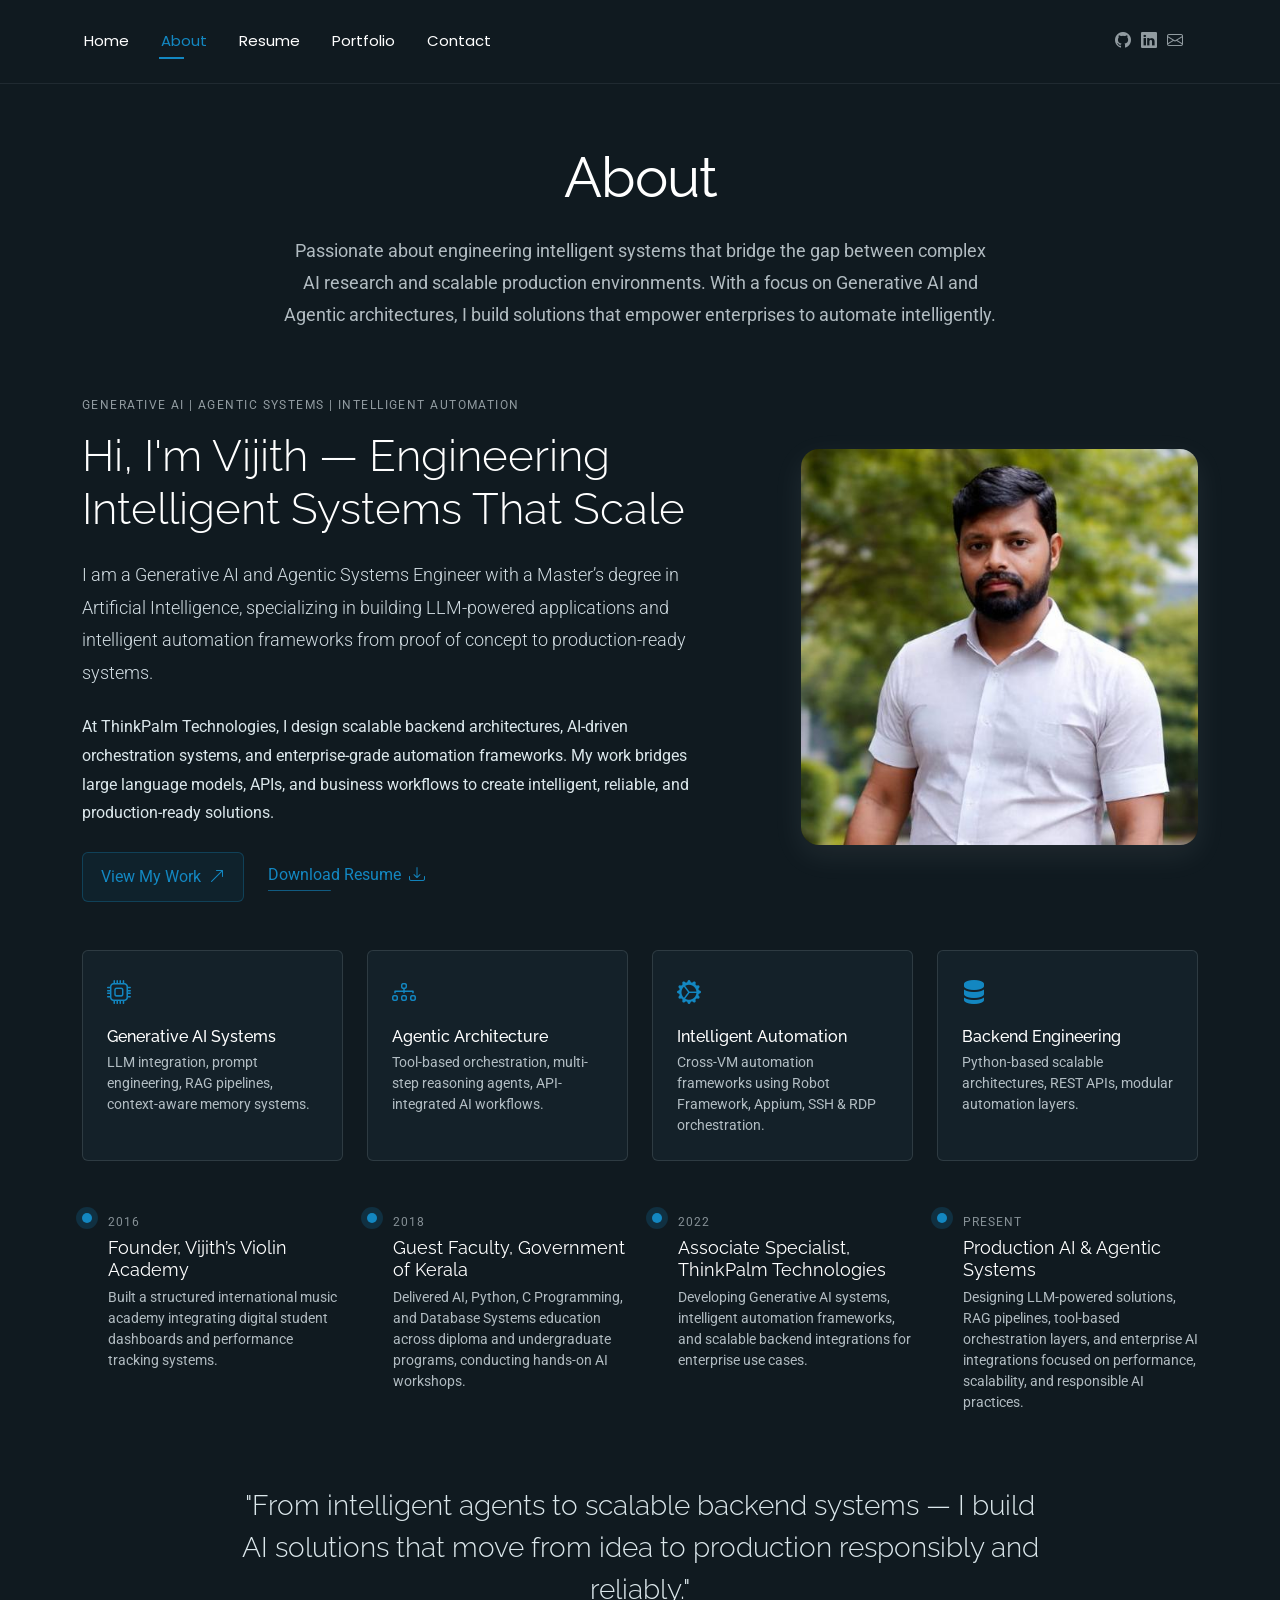
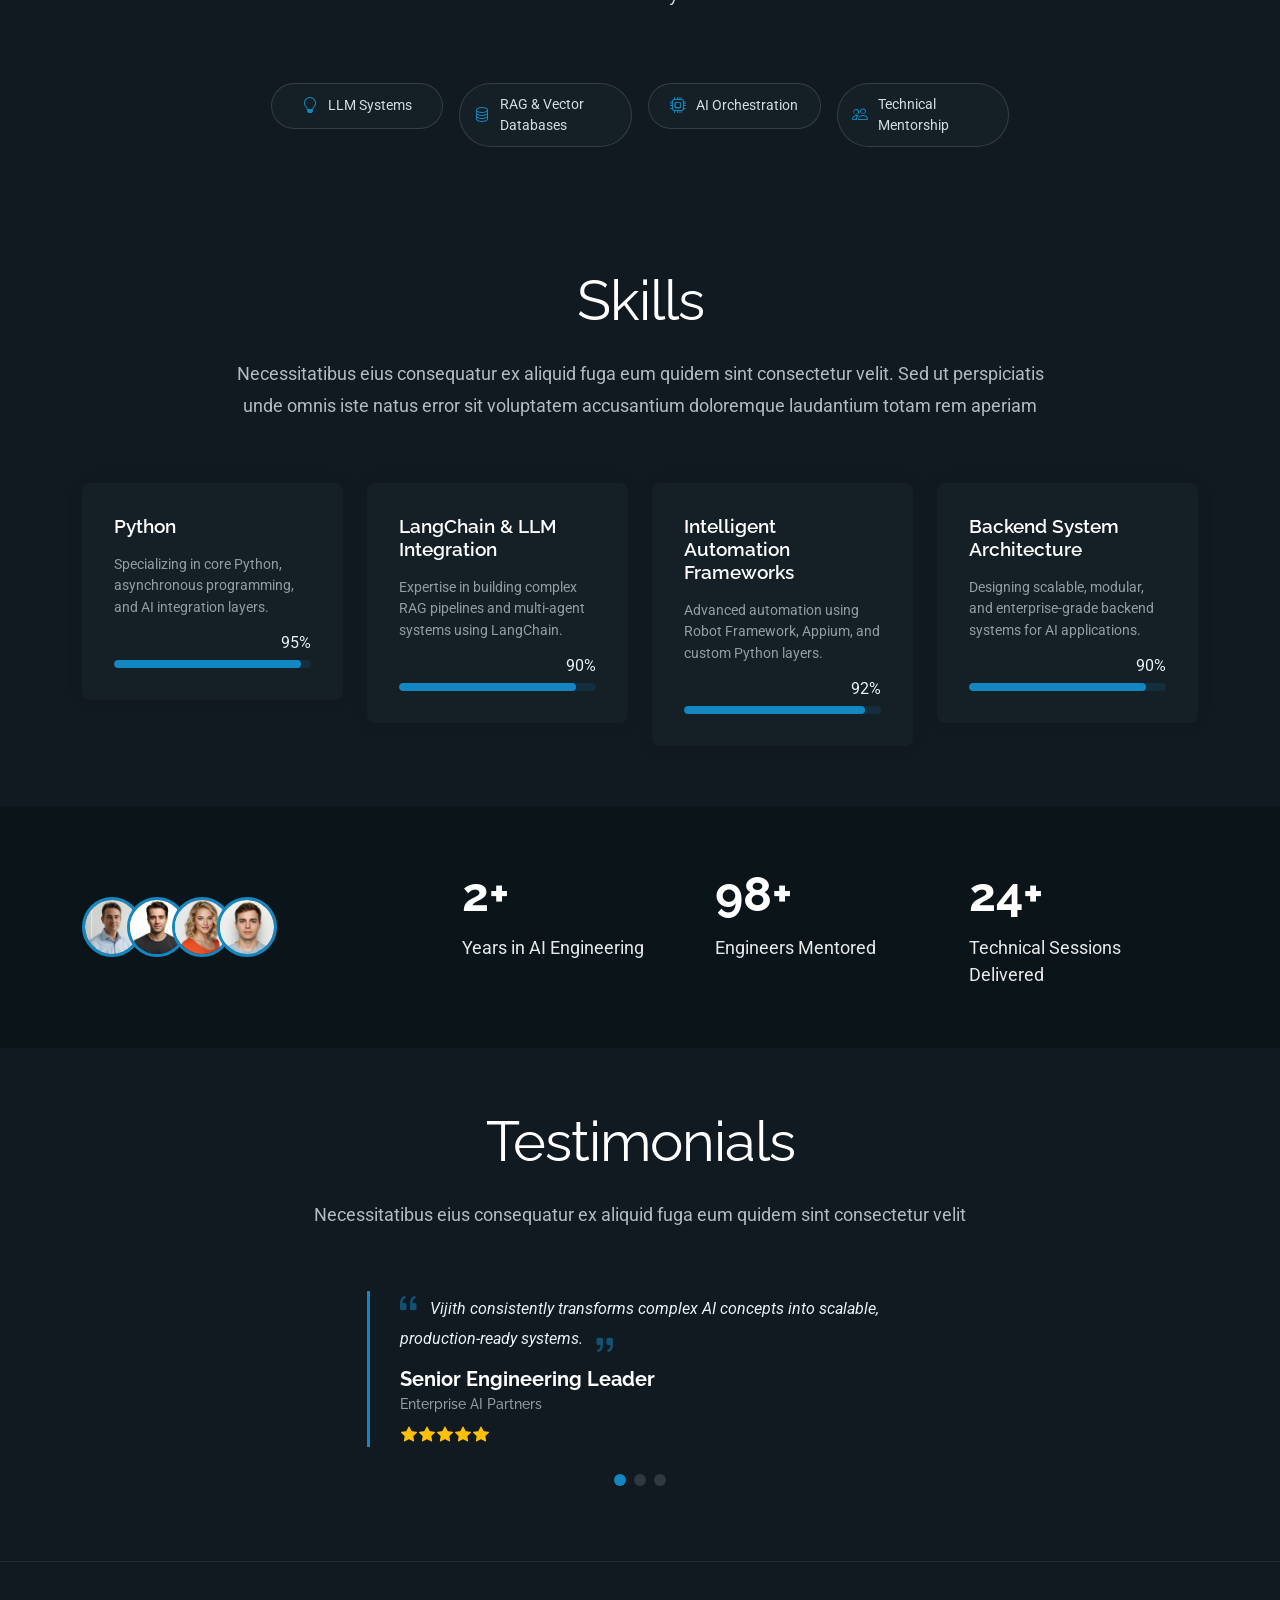
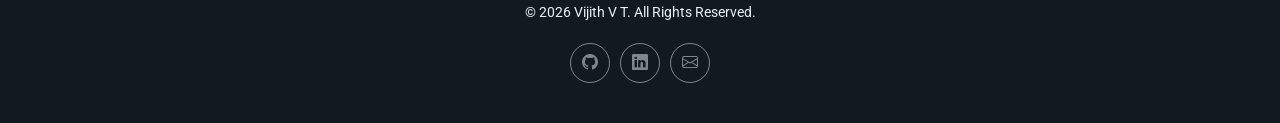
<file: FolioOne/about.html>
<!DOCTYPE html>
<html lang="en">

<head>
  <meta charset="utf-8">
  <meta content="width=device-width, initial-scale=1.0" name="viewport">
  <title>About | Vijith V T – Generative AI & Agentic Systems Engineer</title>
  <meta name="description"
    content="Vijith V T is a Generative AI and Agentic Systems Engineer specializing in LLM systems, RAG pipelines, intelligent automation, and scalable backend architectures.">
  <meta name="keywords"
    content="Generative AI Engineer India, Agentic AI Systems, LangChain Developer, Intelligent Automation Architect, LLM Systems Engineer">

  <!-- Favicons -->
  <link href="assets/img/favicon.png" rel="icon">
  <link href="assets/img/apple-touch-icon.png" rel="apple-touch-icon">

  <!-- Fonts -->
  <link href="https://fonts.googleapis.com" rel="preconnect">
  <link href="https://fonts.gstatic.com" rel="preconnect" crossorigin>
  <link
    href="https://fonts.googleapis.com/css2?family=Roboto:ital,wght@0,100;0,300;0,400;0,500;0,700;0,900;1,100;1,300;1,400;1,500;1,700;1,900&family=Poppins:ital,wght@0,100;0,200;0,300;0,400;0,500;0,600;0,700;0,800;0,900;1,100;1,200;1,300;1,400;1,500;1,600;1,700;1,800;1,900&family=Raleway:ital,wght@0,100;0,200;0,300;0,400;0,500;0,600;0,700;0,800;0,900;1,100;1,200;1,300;1,400;1,500;1,600;1,700;1,800;1,900&display=swap"
    rel="stylesheet">

  <!-- Vendor CSS Files -->
  <link href="assets/vendor/bootstrap/css/bootstrap.min.css" rel="stylesheet">
  <link href="assets/vendor/bootstrap-icons/bootstrap-icons.css" rel="stylesheet">
  <link href="assets/vendor/aos/aos.css" rel="stylesheet">
  <link href="assets/vendor/swiper/swiper-bundle.min.css" rel="stylesheet">
  <link href="assets/vendor/glightbox/css/glightbox.min.css" rel="stylesheet">

  <!-- Main CSS File -->
  <link href="assets/css/main.css" rel="stylesheet">


</head>

<body class="about-page">

  <header id="header" class="header d-flex align-items-center light-background sticky-top">
    <div class="container position-relative d-flex align-items-center justify-content-between">

      <!-- <a href="index.html" class="logo d-flex align-items-center me-auto me-xl-0">
      <img src="assets/img/logo.webp" alt="">
      <h1 class="sitename">Vijith V T</h1> 
    </a> -->

      <nav id="navmenu" class="navmenu">
        <ul>
          <li><a href="index.html">Home</a></li>
          <li><a href="about.html" class="active">About</a></li>
          <li><a href="resume.html">Resume</a></li>
          <li><a href="portfolio.html">Portfolio</a></li>
          <li><a href="contact.html">Contact</a></li>
        </ul>
        <i class="mobile-nav-toggle d-xl-none bi bi-list"></i>
      </nav>

      <div class="header-social-links">
        <a href="https://github.com/vijithvt" class="github"><i class="bi bi-github"></i></a>
        <a href="https://www.linkedin.com/in/vijithvt" class="linkedin"><i class="bi bi-linkedin"></i></a>
        <a href="mailto:vijith.vt.ai@gmail.com" class="email"><i class="bi bi-envelope"></i></a>
      </div>

    </div>
  </header>

  <main class="main">

    <!-- About Section -->
    <section id="about" class="about section">

      <!-- Section Title -->
      <div class="container section-title" data-aos="fade-up">
        <h2>About</h2>
        <p>Passionate about engineering intelligent systems that bridge the gap between complex AI research and scalable
          production environments. With a focus on Generative AI and Agentic architectures, I build solutions that
          empower enterprises to automate intelligently.</p>
      </div><!-- End Section Title -->

      <div class="container" data-aos="fade-up" data-aos-delay="100">

        <!-- Intro + Photo -->
        <div class="row align-items-center justify-content-between gy-5 mb-5">
          <div class="col-lg-7" data-aos="fade-right" data-aos-delay="150">
            <div class="intro-content">
              <span class="eyebrow">Generative AI | Agentic Systems | Intelligent Automation</span>
              <h2 class="headline">Hi, I'm Vijith — Engineering Intelligent Systems That Scale</h2>
              <p class="lead">
                I am a Generative AI and Agentic Systems Engineer with a Master’s degree in Artificial Intelligence,
                specializing in building LLM-powered applications and intelligent automation frameworks from proof of
                concept to production-ready systems.
              </p>
              <p>
                At ThinkPalm Technologies, I design scalable backend architectures, AI-driven orchestration systems, and
                enterprise-grade automation frameworks. My work bridges large language models, APIs, and business
                workflows to create intelligent, reliable, and production-ready solutions.
              </p>

              <div class="cta-group">
                <a href="portfolio.html" class="btn-ghost">
                  View My Work <i class="bi bi-arrow-up-right"></i>
                </a>
                <a href="assets/files/Vijith_VT_Resume.pdf" class="link-underline">
                  Download Resume <i class="bi bi-download"></i>
                </a>
              </div>
            </div>
          </div>

          <div class="col-lg-5" data-aos="zoom-in" data-aos-delay="250">
            <figure class="profile-figure text-center text-lg-end">
              <img src="assets/img/profile/vijith-profile.jpg" alt="Vijith V T – Generative AI Engineer"
                class="img-fluid profile-photo">
            </figure>
          </div>
        </div>
        <!-- End Intro + Photo -->

        <!-- Skills Grid -->
        <div class="mb-5">
          <div class="row g-4">
            <div class="col-6 col-md-4 col-lg-3" data-aos="fade-up" data-aos-delay="120">
              <div class="skill-item">
                <i class="bi bi-cpu"></i>
                <h3>Generative AI Systems</h3>
                <p>LLM integration, prompt engineering, RAG pipelines, context-aware memory systems.</p>
              </div>
            </div>
            <div class="col-6 col-md-4 col-lg-3" data-aos="fade-up" data-aos-delay="180">
              <div class="skill-item">
                <i class="bi bi-diagram-3"></i>
                <h3>Agentic Architecture</h3>
                <p>Tool-based orchestration, multi-step reasoning agents, API-integrated AI workflows.</p>
              </div>
            </div>
            <div class="col-6 col-md-4 col-lg-3" data-aos="fade-up" data-aos-delay="240">
              <div class="skill-item">
                <i class="bi bi-gear-wide-connected"></i>
                <h3>Intelligent Automation</h3>
                <p>Cross-VM automation frameworks using Robot Framework, Appium, SSH & RDP orchestration.</p>
              </div>
            </div>
            <div class="col-6 col-md-4 col-lg-3" data-aos="fade-up" data-aos-delay="300">
              <div class="skill-item">
                <i class="bi bi-server"></i>
                <h3>Backend Engineering</h3>
                <p>Python-based scalable architectures, REST APIs, modular automation layers.</p>
              </div>
            </div>
          </div>
        </div>
        <!-- End Skills Grid -->

        <!-- Journey Timeline -->
        <div class="mb-5">
          <div class="row g-4">
            <div class="col-md-6 col-lg-3" data-aos="fade-up" data-aos-delay="120">
              <article class="timeline-item">
                <span class="dot"></span>
                <time>2016</time>
                <h4>Founder, Vijith’s Violin Academy</h4>
                <p>Built a structured international music academy integrating digital student dashboards and performance
                  tracking systems.</p>
              </article>
            </div>
            <div class="col-md-6 col-lg-3" data-aos="fade-up" data-aos-delay="180">
              <article class="timeline-item">
                <span class="dot"></span>
                <time>2018</time>
                <h4>Guest Faculty, Government of Kerala</h4>
                <p>Delivered AI, Python, C Programming, and Database Systems education across diploma and undergraduate
                  programs, conducting hands-on AI workshops.</p>
              </article>
            </div>
            <div class="col-md-6 col-lg-3" data-aos="fade-up" data-aos-delay="240">
              <article class="timeline-item">
                <span class="dot"></span>
                <time>2022</time>
                <h4>Associate Specialist, ThinkPalm Technologies</h4>
                <p>Developing Generative AI systems, intelligent automation frameworks, and scalable backend
                  integrations for enterprise use cases.</p>
              </article>
            </div>
            <div class="col-md-6 col-lg-3" data-aos="fade-up" data-aos-delay="300">
              <article class="timeline-item">
                <span class="dot"></span>
                <time>Present</time>
                <h4>Production AI & Agentic Systems</h4>
                <p>Designing LLM-powered solutions, RAG pipelines, tool-based orchestration layers, and enterprise AI
                  integrations focused on performance, scalability, and responsible AI practices.</p>
              </article>
            </div>
          </div>
        </div>
        <!-- End Journey Timeline -->

        <!-- Quote -->
        <blockquote class="personal-quote text-center mb-5" data-aos="fade-down" data-aos-delay="200">
          <p>"From intelligent agents to scalable backend systems — I build AI solutions that move from idea to
            production responsibly and reliably."</p>
        </blockquote>
        <!-- End Quote -->

        <!-- Fun Facts -->
        <div class="row g-3 justify-content-center">
          <div class="col-6 col-md-3 col-lg-2" data-aos="zoom-in" data-aos-delay="120">
            <div class="fact-pill">
              <i class="bi bi-lightbulb"></i>
              <span>LLM Systems</span>
            </div>
          </div>
          <div class="col-6 col-md-3 col-lg-2" data-aos="zoom-in" data-aos-delay="160">
            <div class="fact-pill">
              <i class="bi bi-database"></i>
              <span>RAG & Vector Databases</span>
            </div>
          </div>
          <div class="col-6 col-md-3 col-lg-2" data-aos="zoom-in" data-aos-delay="200">
            <div class="fact-pill">
              <i class="bi bi-cpu"></i>
              <span>AI Orchestration</span>
            </div>
          </div>
          <div class="col-6 col-md-3 col-lg-2" data-aos="zoom-in" data-aos-delay="240">
            <div class="fact-pill">
              <i class="bi bi-people"></i>
              <span>Technical Mentorship</span>
            </div>
          </div>
        </div>
        <!-- End Fun Facts -->

      </div>

    </section><!-- /About Section -->

    <!-- Skills Section -->
    <section id="skills" class="skills section">

      <!-- Section Title -->
      <div class="container section-title" data-aos="fade-up">
        <h2>Skills</h2>
        <p>Necessitatibus eius consequatur ex aliquid fuga eum quidem sint consectetur velit. Sed ut perspiciatis unde
          omnis iste natus error sit voluptatem accusantium doloremque laudantium totam rem aperiam</p>
      </div><!-- End Section Title -->

      <div class="container" data-aos="fade-up" data-aos-delay="100">

        <div class="row g-4 skills-animation">

          <div class="col-md-6 col-lg-3" data-aos="fade-up" data-aos-delay="100">
            <div class="skill-box">
              <h3>Python</h3>
              <p>Specializing in core Python, asynchronous programming, and AI integration layers.</p>
              <span class="text-end d-block">95%</span>
              <div class="progress">
                <div class="progress-bar" role="progressbar" aria-valuenow="95" aria-valuemin="0" aria-valuemax="100">
                </div>
              </div>
            </div>
          </div>

          <div class="col-md-6 col-lg-3" data-aos="fade-up" data-aos-delay="200">
            <div class="skill-box">
              <h3>LangChain & LLM Integration</h3>
              <p>Expertise in building complex RAG pipelines and multi-agent systems using LangChain.</p>
              <span class="text-end d-block">90%</span>
              <div class="progress">
                <div class="progress-bar" role="progressbar" aria-valuenow="90" aria-valuemin="0" aria-valuemax="100">
                </div>
              </div>
            </div>
          </div>

          <div class="col-md-6 col-lg-3" data-aos="fade-up" data-aos-delay="300">
            <div class="skill-box">
              <h3>Intelligent Automation Frameworks</h3>
              <p>Advanced automation using Robot Framework, Appium, and custom Python layers.</p>
              <span class="text-end d-block">92%</span>
              <div class="progress">
                <div class="progress-bar" role="progressbar" aria-valuenow="92" aria-valuemin="0" aria-valuemax="100">
                </div>
              </div>
            </div>
          </div>

          <div class="col-md-6 col-lg-3" data-aos="fade-up" data-aos-delay="400">
            <div class="skill-box">
              <h3>Backend System Architecture</h3>
              <p>Designing scalable, modular, and enterprise-grade backend systems for AI applications.</p>
              <span class="text-end d-block">90%</span>
              <div class="progress">
                <div class="progress-bar" role="progressbar" aria-valuenow="90" aria-valuemin="0" aria-valuemax="100">
                </div>
              </div>
            </div>
          </div>

        </div>

      </div>

    </section><!-- /Skills Section -->

    <!-- Stats Section -->
    <section id="stats" class="stats section dark-background">

      <div class="container" data-aos="fade-up" data-aos-delay="100">

        <div class="row align-items-center">
          <div class="col-lg-4" data-aos="fade-up" data-aos-delay="200">
            <div class="avatars d-flex align-items-center">
              <img src="assets/img/person/person-m-2.webp" alt="Avatar 1" class="rounded-circle" loading="lazy">
              <img src="assets/img/person/person-m-3.webp" alt="Avatar 2" class="rounded-circle" loading="lazy">
              <img src="assets/img/person/person-f-5.webp" alt="Avatar 3" class="rounded-circle" loading="lazy">
              <img src="assets/img/person/person-m-5.webp" alt="Avatar 4" class="rounded-circle" loading="lazy">
            </div>
          </div>

          <div class="col-lg-8">
            <div class="row counters">
              <div class="col-md-4" data-aos="fade-up" data-aos-delay="300">
                <h2><span data-purecounter-start="0" data-purecounter-end="3" data-purecounter-duration="1"
                    class="purecounter"></span>+</h2>
                <p>Years in AI Engineering</p>
              </div>

              <div class="col-md-4" data-aos="fade-up" data-aos-delay="400">
                <h2><span data-purecounter-start="0" data-purecounter-end="200" data-purecounter-duration="1"
                    class="purecounter"></span>+</h2>
                <p>Engineers Mentored</p>
              </div>

              <div class="col-md-4" data-aos="fade-up" data-aos-delay="500">
                <h2><span data-purecounter-start="0" data-purecounter-end="50" data-purecounter-duration="1"
                    class="purecounter"></span>+</h2>
                <p>Technical Sessions Delivered</p>
              </div>
            </div>
          </div>
        </div>
      </div>

    </section><!-- /Stats Section -->

    <!-- Testimonials Section -->
    <section id="testimonials" class="testimonials section">

      <!-- Section Title -->
      <div class="container section-title" data-aos="fade-up">
        <h2>Testimonials</h2>
        <p>Necessitatibus eius consequatur ex aliquid fuga eum quidem sint consectetur velit</p>
      </div><!-- End Section Title -->

      <div class="container" data-aos="fade-up" data-aos-delay="100">

        <div class="swiper init-swiper">
          <script type="application/json" class="swiper-config">
            {
              "loop": true,
              "speed": 600,
              "autoplay": {
                "delay": 5000
              },
              "slidesPerView": "auto",
              "pagination": {
                "el": ".swiper-pagination",
                "type": "bullets",
                "clickable": true
              }
            }
          </script>
          <div class="swiper-wrapper">

            <div class="swiper-slide">
              <div class="testimonial-item">
                <div class="row gy-4 justify-content-center">
                  <div class="col-lg-6">
                    <div class="testimonial-content">
                      <p>
                        <i class="bi bi-quote quote-icon-left"></i>
                        <span>Vijith consistently transforms complex AI concepts into scalable, production-ready
                          systems.</span>
                        <i class="bi bi-quote quote-icon-right"></i>
                      </p>
                      <h3>Senior Engineering Leader</h3>
                      <h4>Enterprise AI Partners</h4>
                      <div class="stars">
                        <i class="bi bi-star-fill"></i><i class="bi bi-star-fill"></i><i class="bi bi-star-fill"></i><i
                          class="bi bi-star-fill"></i><i class="bi bi-star-fill"></i>
                      </div>
                    </div>
                  </div>
                </div>
              </div>
            </div><!-- End testimonial item -->

            <div class="swiper-slide">
              <div class="testimonial-item">
                <div class="row gy-4 justify-content-center">
                  <div class="col-lg-6">
                    <div class="testimonial-content">
                      <p>
                        <i class="bi bi-quote quote-icon-left"></i>
                        <span>Strong expertise in automation architecture and enterprise AI integration.</span>
                        <i class="bi bi-quote quote-icon-right"></i>
                      </p>
                      <h3>QA Architect</h3>
                      <h4>ThinkPalm Technologies</h4>
                      <div class="stars">
                        <i class="bi bi-star-fill"></i><i class="bi bi-star-fill"></i><i class="bi bi-star-fill"></i><i
                          class="bi bi-star-fill"></i><i class="bi bi-star-fill"></i>
                      </div>
                    </div>
                  </div>
                </div>
              </div>
            </div><!-- End testimonial item -->

            <div class="swiper-slide">
              <div class="testimonial-item">
                <div class="row gy-4 justify-content-center">
                  <div class="col-lg-6">
                    <div class="testimonial-content">
                      <p>
                        <i class="bi bi-quote quote-icon-left"></i>
                        <span>Bridges AI innovation with disciplined engineering practices.</span>
                        <i class="bi bi-quote quote-icon-right"></i>
                      </p>
                      <h3>Technical Manager</h3>
                      <h4>Global Automation Solutions</h4>
                      <div class="stars">
                        <i class="bi bi-star-fill"></i><i class="bi bi-star-fill"></i><i class="bi bi-star-fill"></i><i
                          class="bi bi-star-fill"></i><i class="bi bi-star-fill"></i>
                      </div>
                    </div>
                  </div>
                </div>
              </div>
            </div><!-- End testimonial item -->

          </div>
          <div class="swiper-pagination"></div>
        </div>

      </div>

    </section><!-- /Testimonials Section -->

  </main>

  <footer id="footer" class="footer">

    <div class="container">
      <div class="copyright text-center">
        <p>© 2026 Vijith V T. All Rights Reserved.</p>
      </div>
      <div class="social-links d-flex justify-content-center">
        <a href="https://github.com/vijithvt" class="github"><i class="bi bi-github"></i></a>
        <a href="https://www.linkedin.com/in/vijithvt" class="linkedin"><i class="bi bi-linkedin"></i></a>
        <a href="mailto:vijith.vt.ai@gmail.com" class="email"><i class="bi bi-envelope"></i></a>
      </div>

    </div>

  </footer>

  <!-- Scroll Top -->
  <a href="#" id="scroll-top" class="scroll-top d-flex align-items-center justify-content-center"><i
      class="bi bi-arrow-up-short"></i></a>

  <!-- Preloader -->
  <div id="preloader"></div>

  <!-- Vendor JS Files -->
  <script src="assets/vendor/bootstrap/js/bootstrap.bundle.min.js"></script>
  <script src="assets/vendor/aos/aos.js"></script>
  <script src="assets/vendor/waypoints/noframework.waypoints.js"></script>
  <script src="assets/vendor/purecounter/purecounter_vanilla.js"></script>
  <script src="assets/vendor/swiper/swiper-bundle.min.js"></script>
  <script src="assets/vendor/imagesloaded/imagesloaded.pkgd.min.js"></script>
  <script src="assets/vendor/isotope-layout/isotope.pkgd.min.js"></script>
  <script src="assets/vendor/glightbox/js/glightbox.min.js"></script>

  <!-- Main JS File -->
  <script src="assets/js/main.js"></script>

</body>

</html>
</file>
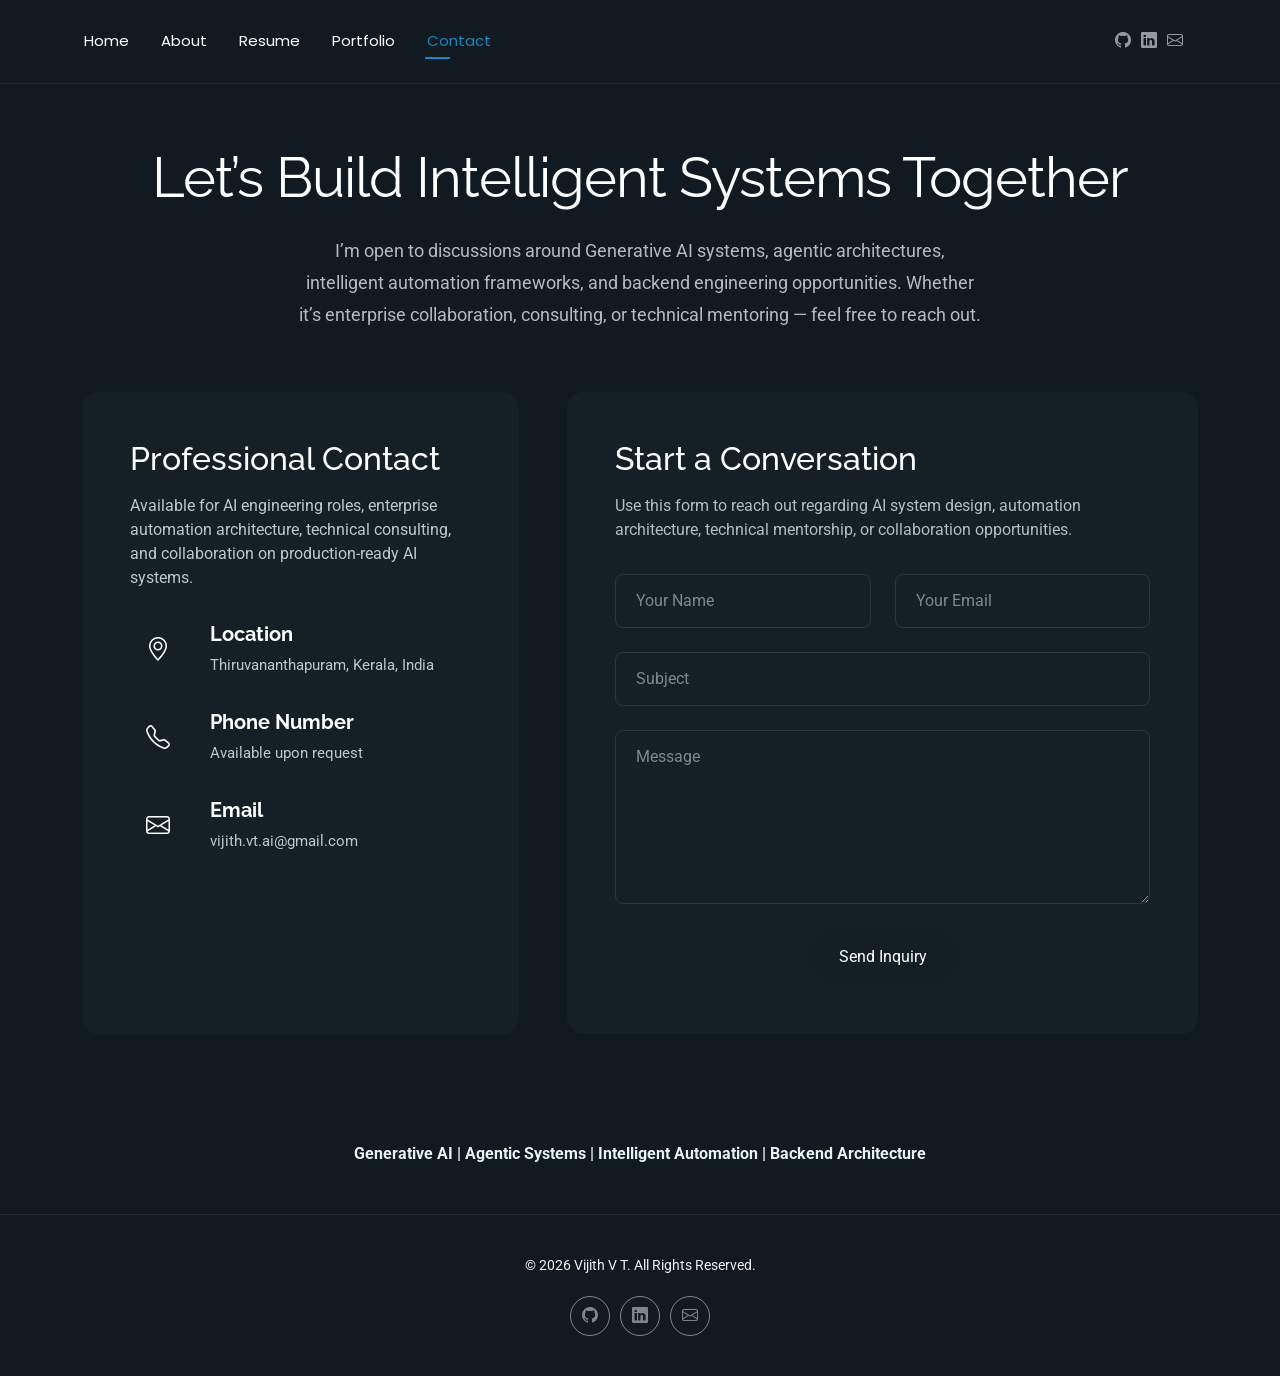
<file: FolioOne/contact.html>
<!DOCTYPE html>
<html lang="en">

<head>
  <meta charset="utf-8">
  <meta content="width=device-width, initial-scale=1.0" name="viewport">
  <title>Contact | Vijith V T – Generative AI & Intelligent Automation</title>
  <meta name="description"
    content="Contact Vijith V T for Generative AI consulting, Agentic AI systems, intelligent automation architecture, and backend engineering collaborations.">
  <meta name="keywords"
    content="Contact AI Engineer India, Generative AI Consultant, Agentic Systems Developer, Intelligent Automation Architect">

  <!-- Favicons -->
  <link href="assets/img/favicon.png" rel="icon">
  <link href="assets/img/apple-touch-icon.png" rel="apple-touch-icon">

  <!-- Fonts -->
  <link href="https://fonts.googleapis.com" rel="preconnect">
  <link href="https://fonts.gstatic.com" rel="preconnect" crossorigin>
  <link
    href="https://fonts.googleapis.com/css2?family=Roboto:ital,wght@0,100;0,300;0,400;0,500;0,700;0,900;1,100;1,300;1,400;1,500;1,700;1,900&family=Poppins:ital,wght@0,100;0,200;0,300;0,400;0,500;0,600;0,700;0,800;0,900;1,100;1,200;1,300;1,400;1,500;1,600;1,700;1,800;1,900&family=Raleway:ital,wght@0,100;0,200;0,300;0,400;0,500;0,600;0,700;0,800;0,900;1,100;1,200;1,300;1,400;1,500;1,600;1,700;1,800;1,900&display=swap"
    rel="stylesheet">

  <!-- Vendor CSS Files -->
  <link href="assets/vendor/bootstrap/css/bootstrap.min.css" rel="stylesheet">
  <link href="assets/vendor/bootstrap-icons/bootstrap-icons.css" rel="stylesheet">
  <link href="assets/vendor/aos/aos.css" rel="stylesheet">
  <link href="assets/vendor/swiper/swiper-bundle.min.css" rel="stylesheet">
  <link href="assets/vendor/glightbox/css/glightbox.min.css" rel="stylesheet">

  <!-- Main CSS File -->
  <link href="assets/css/main.css" rel="stylesheet">


</head>

<body class="contact-page">

  <header id="header" class="header d-flex align-items-center light-background sticky-top">
    <div class="container position-relative d-flex align-items-center justify-content-between">

      <!-- <a href="index.html" class="logo d-flex align-items-center me-auto me-xl-0">
      <img src="assets/img/logo.webp" alt="">
      <h1 class="sitename">Vijith V T</h1> 
    </a> -->

      <nav id="navmenu" class="navmenu">
        <ul>
          <li><a href="index.html">Home</a></li>
          <li><a href="about.html">About</a></li>
          <li><a href="resume.html">Resume</a></li>
          <li><a href="portfolio.html">Portfolio</a></li>
          <li><a href="contact.html" class="active">Contact</a></li>
        </ul>
        <i class="mobile-nav-toggle d-xl-none bi bi-list"></i>
      </nav>

      <div class="header-social-links">
        <a href="https://github.com/vijithvt" class="github"><i class="bi bi-github"></i></a>
        <a href="https://www.linkedin.com/in/vijithvt" class="linkedin"><i class="bi bi-linkedin"></i></a>
        <a href="mailto:vijith.vt.ai@gmail.com" class="email"><i class="bi bi-envelope"></i></a>
      </div>

    </div>
  </header>

  <main class="main">

    <!-- Contact Section -->
    <section id="contact" class="contact section">

      <!-- Section Title -->
      <div class="container section-title" data-aos="fade-up">
        <h2>Let’s Build Intelligent Systems Together</h2>
        <p>I’m open to discussions around Generative AI systems, agentic architectures, intelligent automation
          frameworks, and backend engineering opportunities. Whether it’s enterprise collaboration, consulting, or
          technical mentoring — feel free to reach out.</p>
      </div><!-- End Section Title -->

      <div class="container" data-aos="fade-up" data-aos-delay="100">

        <div class="row g-4 g-lg-5">
          <div class="col-lg-5">
            <div class="info-box" data-aos="fade-up" data-aos-delay="200">
              <h3>Professional Contact</h3>
              <p>Available for AI engineering roles, enterprise automation architecture, technical consulting, and
                collaboration on production-ready AI systems.</p>

              <div class="info-item" data-aos="fade-up" data-aos-delay="300">
                <div class="icon-box">
                  <i class="bi bi-geo-alt"></i>
                </div>
                <div class="content">
                  <h4>Location</h4>
                  <p>Thiruvananthapuram, Kerala, India</p>
                </div>
              </div>

              <div class="info-item" data-aos="fade-up" data-aos-delay="400">
                <div class="icon-box">
                  <i class="bi bi-telephone"></i>
                </div>
                <div class="content">
                  <h4>Phone Number</h4>
                  <p>Available upon request</p>
                </div>
              </div>

              <div class="info-item" data-aos="fade-up" data-aos-delay="500">
                <div class="icon-box">
                  <i class="bi bi-envelope"></i>
                </div>
                <div class="content">
                  <h4>Email</h4>
                  <p>vijith.vt.ai@gmail.com</p>
                </div>
              </div>
            </div>
          </div>

          <div class="col-lg-7">
            <div class="contact-form" data-aos="fade-up" data-aos-delay="300">
              <h3>Start a Conversation</h3>
              <p>Use this form to reach out regarding AI system design, automation architecture, technical mentorship,
                or collaboration opportunities.</p>

              <form action="forms/contact.php" method="post" class="php-email-form" data-aos="fade-up"
                data-aos-delay="200">
                <div class="row gy-4">

                  <div class="col-md-6">
                    <input type="text" name="name" class="form-control" placeholder="Your Name" required="">
                  </div>

                  <div class="col-md-6 ">
                    <input type="email" class="form-control" name="email" placeholder="Your Email" required="">
                  </div>

                  <div class="col-12">
                    <input type="text" class="form-control" name="subject" placeholder="Subject" required="">
                  </div>

                  <div class="col-12">
                    <textarea class="form-control" name="message" rows="6" placeholder="Message" required=""></textarea>
                  </div>

                  <div class="col-12 text-center">
                    <div class="loading">Loading</div>
                    <div class="error-message"></div>
                    <div class="sent-message">Your inquiry has been successfully submitted. I will respond within 24–48
                      hours.</div>

                    <button type="submit" class="btn">Send Inquiry</button>
                  </div>

                </div>
              </form>

            </div>
          </div>

        </div>

      </div>

    </section><!-- /Contact Section -->

    <div class="text-center mt-5 mb-5" data-aos="fade-up">
      <p><strong>Generative AI | Agentic Systems | Intelligent Automation | Backend Architecture</strong></p>
    </div>

  </main>

  <footer id="footer" class="footer">

    <div class="container">
      <div class="copyright text-center">
        <p>© 2026 Vijith V T. All Rights Reserved.</p>
      </div>
      <div class="social-links d-flex justify-content-center">
        <a href="https://github.com/vijithvt" class="github"><i class="bi bi-github"></i></a>
        <a href="https://www.linkedin.com/in/vijithvt" class="linkedin"><i class="bi bi-linkedin"></i></a>
        <a href="mailto:vijith.vt.ai@gmail.com" class="email"><i class="bi bi-envelope"></i></a>
      </div>

    </div>

  </footer>

  <!-- Scroll Top -->
  <a href="#" id="scroll-top" class="scroll-top d-flex align-items-center justify-content-center"><i
      class="bi bi-arrow-up-short"></i></a>

  <!-- Preloader -->
  <div id="preloader"></div>

  <!-- Vendor JS Files -->
  <script src="assets/vendor/bootstrap/js/bootstrap.bundle.min.js"></script>
  <script src="assets/vendor/php-email-form/validate.js"></script>
  <script src="assets/vendor/aos/aos.js"></script>
  <script src="assets/vendor/waypoints/noframework.waypoints.js"></script>
  <script src="assets/vendor/purecounter/purecounter_vanilla.js"></script>
  <script src="assets/vendor/swiper/swiper-bundle.min.js"></script>
  <script src="assets/vendor/imagesloaded/imagesloaded.pkgd.min.js"></script>
  <script src="assets/vendor/isotope-layout/isotope.pkgd.min.js"></script>
  <script src="assets/vendor/glightbox/js/glightbox.min.js"></script>

  <!-- Main JS File -->
  <script src="assets/js/main.js"></script>

</body>

</html>
</file>
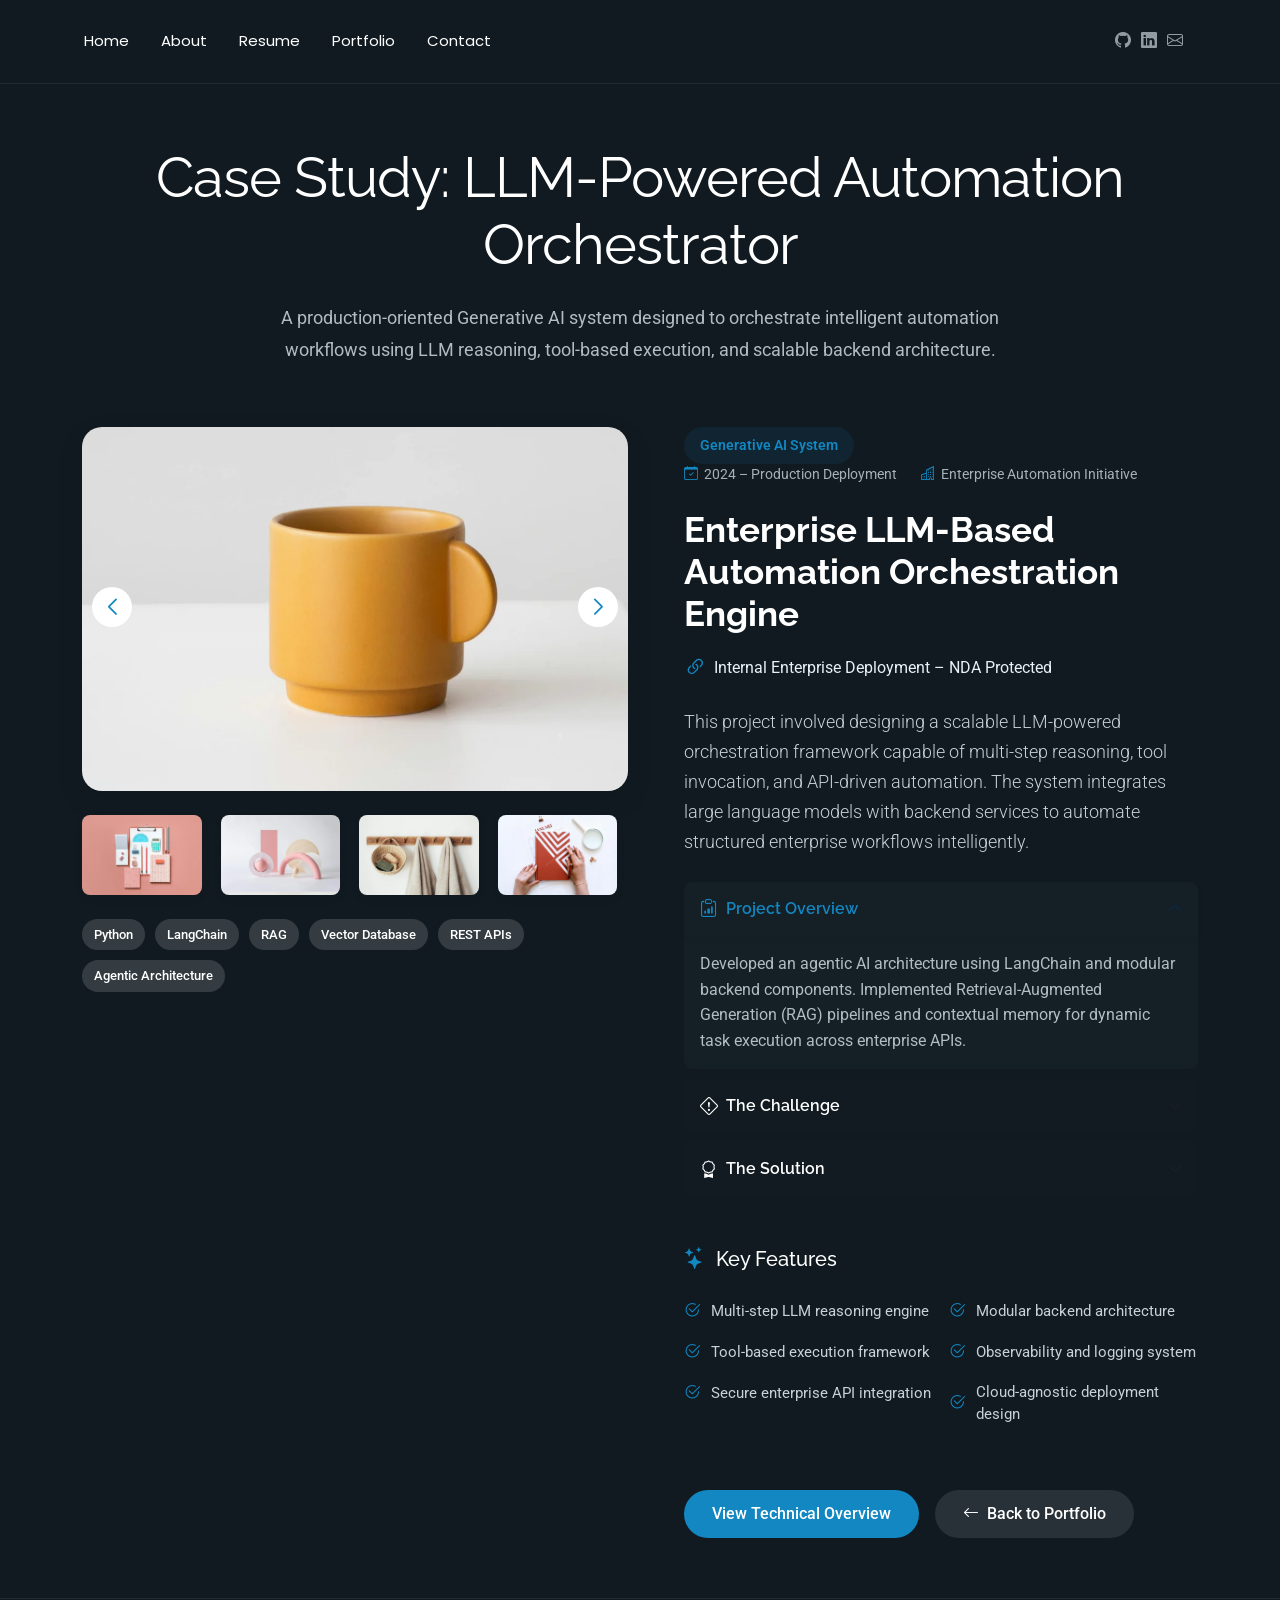
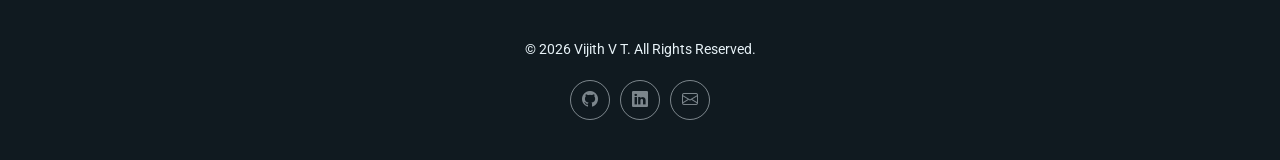
<file: FolioOne/portfolio-details.html>
<!DOCTYPE html>
<html lang="en">

<head>
  <meta charset="utf-8">
  <meta content="width=device-width, initial-scale=1.0" name="viewport">
  <title>LLM-Powered Automation Orchestrator | Vijith V T</title>
  <meta name="description"
    content="Case study of an LLM-powered automation orchestrator designed using LangChain, agentic architectures, and scalable backend engineering principles.">
  <meta name="keywords"
    content="Generative AI Case Study, Agentic AI Architecture, LLM Automation Framework, Enterprise AI Engineering">

  <!-- Favicons -->
  <link href="assets/img/favicon.png" rel="icon">
  <link href="assets/img/apple-touch-icon.png" rel="apple-touch-icon">

  <!-- Fonts -->
  <link href="https://fonts.googleapis.com" rel="preconnect">
  <link href="https://fonts.gstatic.com" rel="preconnect" crossorigin>
  <link
    href="https://fonts.googleapis.com/css2?family=Roboto:ital,wght@0,100;0,300;0,400;0,500;0,700;0,900;1,100;1,300;1,400;1,500;1,700;1,900&family=Poppins:ital,wght@0,100;0,200;0,300;0,400;0,500;0,600;0,700;0,800;0,900;1,100;1,200;1,300;1,400;1,500;1,600;1,700;1,800;1,900&family=Raleway:ital,wght@0,100;0,200;0,300;0,400;0,500;0,600;0,700;0,800;0,900;1,100;1,200;1,300;1,400;1,500;1,600;1,700;1,800;1,900&display=swap"
    rel="stylesheet">

  <!-- Vendor CSS Files -->
  <link href="assets/vendor/bootstrap/css/bootstrap.min.css" rel="stylesheet">
  <link href="assets/vendor/bootstrap-icons/bootstrap-icons.css" rel="stylesheet">
  <link href="assets/vendor/aos/aos.css" rel="stylesheet">
  <link href="assets/vendor/swiper/swiper-bundle.min.css" rel="stylesheet">
  <link href="assets/vendor/glightbox/css/glightbox.min.css" rel="stylesheet">

  <!-- Main CSS File -->
  <link href="assets/css/main.css" rel="stylesheet">


</head>

<body class="portfolio-details-page">

  <header id="header" class="header d-flex align-items-center light-background sticky-top">
    <div class="container position-relative d-flex align-items-center justify-content-between">

      <!-- <a href="index.html" class="logo d-flex align-items-center me-auto me-xl-0">
      <img src="assets/img/logo.webp" alt="">
      <h1 class="sitename">Vijith V T</h1> 
    </a> -->

      <nav id="navmenu" class="navmenu">
        <ul>
          <li><a href="index.html">Home</a></li>
          <li><a href="about.html">About</a></li>
          <li><a href="resume.html">Resume</a></li>
          <li><a href="portfolio.html">Portfolio</a></li>
          <li><a href="contact.html">Contact</a></li>
        </ul>
        <i class="mobile-nav-toggle d-xl-none bi bi-list"></i>
      </nav>

      <div class="header-social-links">
        <a href="https://github.com/vijithvt" class="github"><i class="bi bi-github"></i></a>
        <a href="https://www.linkedin.com/in/vijithvt" class="linkedin"><i class="bi bi-linkedin"></i></a>
        <a href="mailto:vijith.vt.ai@gmail.com" class="email"><i class="bi bi-envelope"></i></a>
      </div>

    </div>
  </header>

  <main class="main">

    <!-- Portfolio Details Section -->
    <section id="portfolio-details" class="portfolio-details section">

      <!-- Section Title -->
      <div class="container section-title" data-aos="fade-up">
        <h2>Case Study: LLM-Powered Automation Orchestrator</h2>
        <p>A production-oriented Generative AI system designed to orchestrate intelligent automation workflows using LLM
          reasoning, tool-based execution, and scalable backend architecture.</p>
      </div><!-- End Section Title -->

      <div class="container" data-aos="fade-up" data-aos-delay="100">

        <div class="row gy-4">
          <div class="col-lg-6" data-aos="fade-right">
            <div class="portfolio-details-media">
              <div class="main-image">
                <div class="portfolio-details-slider swiper init-swiper" data-aos="zoom-in">
                  <script type="application/json" class="swiper-config">
                    {
                      "loop": true,
                      "speed": 1000,
                      "autoplay": {
                        "delay": 6000
                      },
                      "effect": "creative",
                      "creativeEffect": {
                        "prev": {
                          "shadow": true,
                          "translate": [0, 0, -400]
                        },
                        "next": {
                          "translate": ["100%", 0, 0]
                        }
                      },
                      "slidesPerView": 1,
                      "navigation": {
                        "nextEl": ".swiper-button-next",
                        "prevEl": ".swiper-button-prev"
                      }
                    }
                  </script>
                  <div class="swiper-wrapper">
                    <div class="swiper-slide">
                      <img src="assets/img/portfolio/portfolio-5.webp" alt="Portfolio Image" class="img-fluid">
                    </div>
                    <div class="swiper-slide">
                      <img src="assets/img/portfolio/portfolio-7.webp" alt="Portfolio Image" class="img-fluid">
                    </div>
                    <div class="swiper-slide">
                      <img src="assets/img/portfolio/portfolio-8.webp" alt="Portfolio Image" class="img-fluid">
                    </div>
                  </div>
                  <div class="swiper-button-prev"></div>
                  <div class="swiper-button-next"></div>
                </div>
              </div>

              <div class="thumbnail-grid" data-aos="fade-up" data-aos-delay="200">
                <div class="row g-2 mt-3">
                  <div class="col-3">
                    <img src="assets/img/portfolio/portfolio-4.webp" alt="Gallery Image" class="img-fluid glightbox">
                  </div>
                  <div class="col-3">
                    <img src="assets/img/portfolio/portfolio-6.webp" alt="Gallery Image" class="img-fluid glightbox">
                  </div>
                  <div class="col-3">
                    <img src="assets/img/portfolio/portfolio-11.webp" alt="Gallery Image" class="img-fluid glightbox">
                  </div>
                  <div class="col-3">
                    <img src="assets/img/portfolio/portfolio-12.webp" alt="Gallery Image" class="img-fluid glightbox">
                  </div>
                </div>
              </div>

              <div class="tech-stack-badges" data-aos="fade-up" data-aos-delay="300">
                <span>Python</span>
                <span>LangChain</span>
                <span>RAG</span>
                <span>Vector Database</span>
                <span>REST APIs</span>
                <span>Agentic Architecture</span>
              </div>
            </div>
          </div>

          <div class="col-lg-6" data-aos="fade-left">
            <div class="portfolio-details-content">
              <div class="project-meta">
                <div class="badge-wrapper">
                  <span class="project-badge">Generative AI System</span>
                </div>
                <div class="date-client">
                  <div class="meta-item">
                    <i class="bi bi-calendar-check"></i>
                    <span>2024 – Production Deployment</span>
                  </div>
                  <div class="meta-item">
                    <i class="bi bi-buildings"></i>
                    <span>Enterprise Automation Initiative</span>
                  </div>
                </div>
              </div>

              <h2 class="project-title">Enterprise LLM-Based Automation Orchestration Engine</h2>

              <div class="project-website">
                <i class="bi bi-link-45deg"></i>
                <span>Internal Enterprise Deployment – NDA Protected</span>
              </div>

              <div class="project-overview">
                <p class="lead">
                  This project involved designing a scalable LLM-powered orchestration framework capable of multi-step
                  reasoning, tool invocation, and API-driven automation. The system integrates large language models
                  with backend services to automate structured enterprise workflows intelligently.
                </p>

                <div class="accordion project-accordion" id="portfolio-details-projectAccordion">
                  <div class="accordion-item" data-aos="fade-up">
                    <h2 class="accordion-header">
                      <button class="accordion-button" type="button" data-bs-toggle="collapse"
                        data-bs-target="#portfolio-details-collapse-1" aria-expanded="true" aria-controls="collapseOne">
                        <i class="bi bi-clipboard-data me-2"></i> Project Overview
                      </button>
                    </h2>
                    <div id="portfolio-details-collapse-1" class="accordion-collapse collapse show"
                      data-bs-parent="#portfolio-details-projectAccordion">
                      <div class="accordion-body">
                        <p>Developed an agentic AI architecture using LangChain and modular backend components.
                          Implemented Retrieval-Augmented Generation (RAG) pipelines and contextual memory for dynamic
                          task execution across enterprise APIs.</p>
                      </div>
                    </div>
                  </div>

                  <div class="accordion-item" data-aos="fade-up" data-aos-delay="100">
                    <h2 class="accordion-header">
                      <button class="accordion-button collapsed" type="button" data-bs-toggle="collapse"
                        data-bs-target="#portfolio-details-collapse-2" aria-expanded="false"
                        aria-controls="collapseTwo">
                        <i class="bi bi-exclamation-diamond me-2"></i> The Challenge
                      </button>
                    </h2>
                    <div id="portfolio-details-collapse-2" class="accordion-collapse collapse"
                      data-bs-parent="#portfolio-details-projectAccordion">
                      <div class="accordion-body">
                        <p>Enterprise automation workflows required dynamic decision-making across multiple systems.
                          Traditional rule-based automation lacked contextual awareness, adaptability, and scalability.
                        </p>
                        <p>Key challenges included:</p>
                        <ul>
                          <li>Maintaining low latency</li>
                          <li>Managing prompt orchestration</li>
                          <li>Ensuring secure API integration</li>
                          <li>Designing cloud-agnostic architecture</li>
                        </ul>
                      </div>
                    </div>
                  </div>

                  <div class="accordion-item" data-aos="fade-up" data-aos-delay="200">
                    <h2 class="accordion-header">
                      <button class="accordion-button collapsed" type="button" data-bs-toggle="collapse"
                        data-bs-target="#portfolio-details-collapse-3" aria-expanded="false"
                        aria-controls="collapseThree">
                        <i class="bi bi-award me-2"></i> The Solution
                      </button>
                    </h2>
                    <div id="portfolio-details-collapse-3" class="accordion-collapse collapse"
                      data-bs-parent="#portfolio-details-projectAccordion">
                      <div class="accordion-body">
                        <p>Implemented a modular AI orchestration layer enabling:</p>
                        <ul>
                          <li>Tool-based execution via structured agents</li>
                          <li>Context-aware memory management</li>
                          <li>RAG integration for dynamic knowledge retrieval</li>
                          <li>Clean backend API abstraction layer</li>
                          <li>Observability and logging for production readiness</li>
                        </ul>
                      </div>
                    </div>
                  </div>
                </div>
              </div>

              <div class="project-features" data-aos="fade-up" data-aos-delay="300">
                <h3><i class="bi bi-stars"></i> Key Features</h3>
                <div class="row g-3">
                  <div class="col-md-6">
                    <ul class="feature-list">
                      <li><i class="bi bi-check2-circle"></i> Multi-step LLM reasoning engine</li>
                      <li><i class="bi bi-check2-circle"></i> Tool-based execution framework</li>
                      <li><i class="bi bi-check2-circle"></i> Secure enterprise API integration</li>
                    </ul>
                  </div>
                  <div class="col-md-6">
                    <ul class="feature-list">
                      <li><i class="bi bi-check2-circle"></i> Modular backend architecture</li>
                      <li><i class="bi bi-check2-circle"></i> Observability and logging system</li>
                      <li><i class="bi bi-check2-circle"></i> Cloud-agnostic deployment design</li>
                    </ul>
                  </div>
                </div>
              </div>

              <div class="cta-buttons" data-aos="fade-up" data-aos-delay="400">
                <a href="#" class="btn-view-project">View Technical Overview</a>
                <a href="portfolio.html" class="btn-next-project"><i class="bi bi-arrow-left"></i> Back to Portfolio</a>
              </div>
            </div>
          </div>
        </div>

      </div>

    </section><!-- /Portfolio Details Section -->

  </main>

  <footer id="footer" class="footer">

    <div class="container">
      <div class="copyright text-center">
        <p>© 2026 Vijith V T. All Rights Reserved.</p>
      </div>
      <div class="social-links d-flex justify-content-center">
        <a href="https://github.com/vijithvt" class="github"><i class="bi bi-github"></i></a>
        <a href="https://www.linkedin.com/in/vijithvt" class="linkedin"><i class="bi bi-linkedin"></i></a>
        <a href="mailto:vijith.vt.ai@gmail.com" class="email"><i class="bi bi-envelope"></i></a>
      </div>

    </div>

  </footer>

  <!-- Scroll Top -->
  <a href="#" id="scroll-top" class="scroll-top d-flex align-items-center justify-content-center"><i
      class="bi bi-arrow-up-short"></i></a>

  <!-- Preloader -->
  <div id="preloader"></div>

  <!-- Vendor JS Files -->
  <script src="assets/vendor/bootstrap/js/bootstrap.bundle.min.js"></script>
  <script src="assets/vendor/aos/aos.js"></script>
  <script src="assets/vendor/waypoints/noframework.waypoints.js"></script>
  <script src="assets/vendor/purecounter/purecounter_vanilla.js"></script>
  <script src="assets/vendor/swiper/swiper-bundle.min.js"></script>
  <script src="assets/vendor/imagesloaded/imagesloaded.pkgd.min.js"></script>
  <script src="assets/vendor/isotope-layout/isotope.pkgd.min.js"></script>
  <script src="assets/vendor/glightbox/js/glightbox.min.js"></script>

  <!-- Main JS File -->
  <script src="assets/js/main.js"></script>

</body>

</html>
</file>
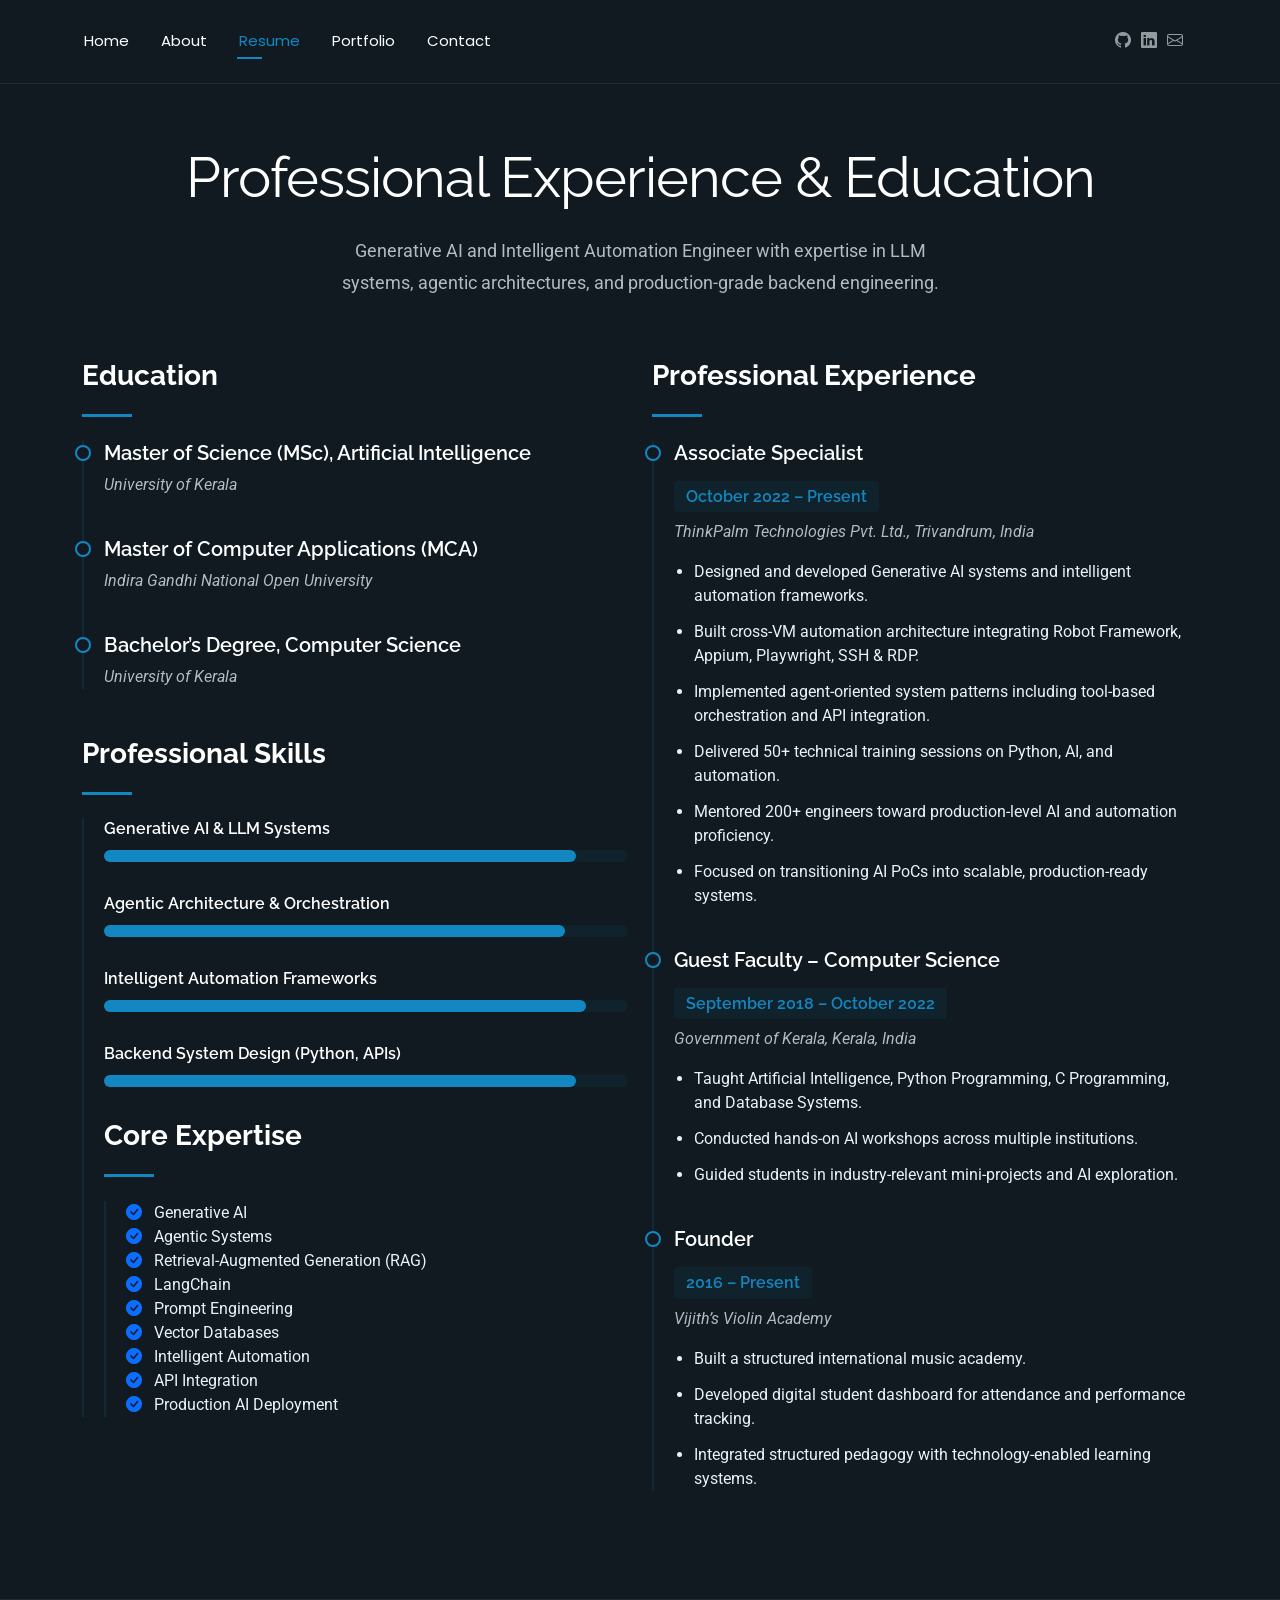
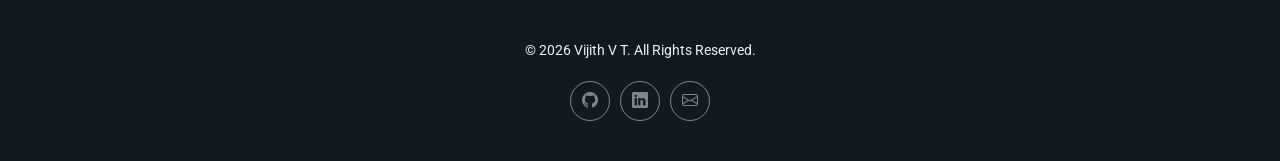
<file: FolioOne/resume.html>
<!DOCTYPE html>
<html lang="en">

<head>
  <meta charset="utf-8">
  <meta content="width=device-width, initial-scale=1.0" name="viewport">
  <title>Resume | Vijith V T – Generative AI & Intelligent Automation Engineer</title>
  <meta name="description"
    content="Professional resume of Vijith V T, Generative AI and Agentic Systems Engineer specializing in LLM systems, intelligent automation, and scalable backend architecture.">
  <meta name="keywords"
    content="AI Engineer Resume, Generative AI Developer India, Agentic Systems Engineer, Intelligent Automation Architect">

  <!-- Favicons -->
  <link href="assets/img/favicon.png" rel="icon">
  <link href="assets/img/apple-touch-icon.png" rel="apple-touch-icon">

  <!-- Fonts -->
  <link href="https://fonts.googleapis.com" rel="preconnect">
  <link href="https://fonts.gstatic.com" rel="preconnect" crossorigin>
  <link
    href="https://fonts.googleapis.com/css2?family=Roboto:ital,wght@0,100;0,300;0,400;0,500;0,700;0,900;1,100;1,300;1,400;1,500;1,700;1,900&family=Poppins:ital,wght@0,100;0,200;0,300;0,400;0,500;0,600;0,700;0,800;0,900;1,100;1,200;1,300;1,400;1,500;1,600;1,700;1,800;1,900&family=Raleway:ital,wght@0,100;0,200;0,300;0,400;0,500;0,600;0,700;0,800;0,900;1,100;1,200;1,300;1,400;1,500;1,600;1,700;1,800;1,900&display=swap"
    rel="stylesheet">

  <!-- Vendor CSS Files -->
  <link href="assets/vendor/bootstrap/css/bootstrap.min.css" rel="stylesheet">
  <link href="assets/vendor/bootstrap-icons/bootstrap-icons.css" rel="stylesheet">
  <link href="assets/vendor/aos/aos.css" rel="stylesheet">
  <link href="assets/vendor/swiper/swiper-bundle.min.css" rel="stylesheet">
  <link href="assets/vendor/glightbox/css/glightbox.min.css" rel="stylesheet">

  <!-- Main CSS File -->
  <link href="assets/css/main.css" rel="stylesheet">


</head>

<body class="resume-page">

  <header id="header" class="header d-flex align-items-center light-background sticky-top">
    <div class="container position-relative d-flex align-items-center justify-content-between">

      <!-- <a href="index.html" class="logo d-flex align-items-center me-auto me-xl-0">
      <img src="assets/img/logo.webp" alt="">
      <h1 class="sitename">Vijith V T</h1> 
    </a> -->

      <nav id="navmenu" class="navmenu">
        <ul>
          <li><a href="index.html">Home</a></li>
          <li><a href="about.html">About</a></li>
          <li><a href="resume.html" class="active">Resume</a></li>
          <li><a href="portfolio.html">Portfolio</a></li>
          <li><a href="contact.html">Contact</a></li>
        </ul>
        <i class="mobile-nav-toggle d-xl-none bi bi-list"></i>
      </nav>

      <div class="header-social-links">
        <a href="https://github.com/vijithvt" class="github"><i class="bi bi-github"></i></a>
        <a href="https://www.linkedin.com/in/vijithvt" class="linkedin"><i class="bi bi-linkedin"></i></a>
        <a href="mailto:vijith.vt.ai@gmail.com" class="email"><i class="bi bi-envelope"></i></a>
      </div>

    </div>
  </header>

  <main class="main">

    <!-- Resume Section -->
    <section id="resume" class="resume section">

      <!-- Section Title -->
      <div class="container section-title" data-aos="fade-up">
        <h2>Professional Experience & Education</h2>
        <p>Generative AI and Intelligent Automation Engineer with expertise in LLM systems, agentic architectures, and
          production-grade backend engineering.</p>
      </div><!-- End Section Title -->

      <div class="container" data-aos="fade-up" data-aos-delay="100">

        <div class="row">
          <div class="col-lg-6">

            <!-- Education Section -->
            <div class="resume-item" data-aos="fade-up">
              <h3 class="resume-title">Education</h3>

              <div class="resume-content">
                <article class="education-item">
                  <h4>Master of Science (MSc), Artificial Intelligence</h4>
                  <p class="institution"><em>University of Kerala</em></p>
                </article>

                <article class="education-item">
                  <h4>Master of Computer Applications (MCA)</h4>
                  <p class="institution"><em>Indira Gandhi National Open University</em></p>
                </article>

                <article class="education-item">
                  <h4>Bachelor’s Degree, Computer Science</h4>
                  <p class="institution"><em>University of Kerala</em></p>
                </article>
              </div>
            </div><!-- End Education Section -->

            <!-- Professional Skills Section -->
            <div class="resume-item skills-animation" data-aos="fade-up">
              <h3 class="resume-title">Professional Skills</h3>

              <div class="resume-content">
                <div class="skill-item">
                  <h4>Generative AI & LLM Systems</h4>
                  <div class="progress">
                    <div class="progress-bar" role="progressbar" aria-valuenow="90" aria-valuemin="0"
                      aria-valuemax="100"></div>
                  </div>
                </div>

                <div class="skill-item">
                  <h4>Agentic Architecture & Orchestration</h4>
                  <div class="progress">
                    <div class="progress-bar" role="progressbar" aria-valuenow="88" aria-valuemin="0"
                      aria-valuemax="100"></div>
                  </div>
                </div>

                <div class="skill-item">
                  <h4>Intelligent Automation Frameworks</h4>
                  <div class="progress">
                    <div class="progress-bar" role="progressbar" aria-valuenow="92" aria-valuemin="0"
                      aria-valuemax="100"></div>
                  </div>
                </div>

                <div class="skill-item">
                  <h4>Backend System Design (Python, APIs)</h4>
                  <div class="progress">
                    <div class="progress-bar" role="progressbar" aria-valuenow="90" aria-valuemin="0"
                      aria-valuemax="100"></div>
                  </div>
                </div>

                <div class="resume-item mt-4" data-aos="fade-up">
                  <h3 class="resume-title">Core Expertise</h3>
                  <div class="resume-content">
                    <ul class="expertise-list" style="list-style: none; padding-left: 0;">
                      <li><i class="bi bi-check-circle-fill text-primary me-2"></i> Generative AI</li>
                      <li><i class="bi bi-check-circle-fill text-primary me-2"></i> Agentic Systems</li>
                      <li><i class="bi bi-check-circle-fill text-primary me-2"></i> Retrieval-Augmented Generation (RAG)
                      </li>
                      <li><i class="bi bi-check-circle-fill text-primary me-2"></i> LangChain</li>
                      <li><i class="bi bi-check-circle-fill text-primary me-2"></i> Prompt Engineering</li>
                      <li><i class="bi bi-check-circle-fill text-primary me-2"></i> Vector Databases</li>
                      <li><i class="bi bi-check-circle-fill text-primary me-2"></i> Intelligent Automation</li>
                      <li><i class="bi bi-check-circle-fill text-primary me-2"></i> API Integration</li>
                      <li><i class="bi bi-check-circle-fill text-primary me-2"></i> Production AI Deployment</li>
                    </ul>
                  </div>
                </div>
              </div>
            </div><!-- End Professional Skills Section -->
          </div>

          <div class="col-lg-6">
            <!-- Experience Section -->
            <div class="resume-item" data-aos="fade-up" data-aos-delay="100">
              <h3 class="resume-title">Professional Experience</h3>

              <div class="resume-content">
                <article class="experience-item">
                  <h4>Associate Specialist</h4>
                  <h5>October 2022 – Present</h5>
                  <p class="company"><em>ThinkPalm Technologies Pvt. Ltd., Trivandrum, India</em></p>
                  <ul>
                    <li>Designed and developed Generative AI systems and intelligent automation frameworks.</li>
                    <li>Built cross-VM automation architecture integrating Robot Framework, Appium, Playwright, SSH &
                      RDP.</li>
                    <li>Implemented agent-oriented system patterns including tool-based orchestration and API
                      integration.</li>
                    <li>Delivered 50+ technical training sessions on Python, AI, and automation.</li>
                    <li>Mentored 200+ engineers toward production-level AI and automation proficiency.</li>
                    <li>Focused on transitioning AI PoCs into scalable, production-ready systems.</li>
                  </ul>
                </article>

                <article class="experience-item">
                  <h4>Guest Faculty – Computer Science</h4>
                  <h5>September 2018 – October 2022</h5>
                  <p class="company"><em>Government of Kerala, Kerala, India</em></p>
                  <ul>
                    <li>Taught Artificial Intelligence, Python Programming, C Programming, and Database Systems.</li>
                    <li>Conducted hands-on AI workshops across multiple institutions.</li>
                    <li>Guided students in industry-relevant mini-projects and AI exploration.</li>
                  </ul>
                </article>

                <article class="experience-item">
                  <h4>Founder</h4>
                  <h5>2016 – Present</h5>
                  <p class="company"><em>Vijith’s Violin Academy</em></p>
                  <ul>
                    <li>Built a structured international music academy.</li>
                    <li>Developed digital student dashboard for attendance and performance tracking.</li>
                    <li>Integrated structured pedagogy with technology-enabled learning systems.</li>
                  </ul>
                </article>
              </div>
            </div><!-- End Experience Section -->
          </div>
        </div>

      </div>

    </section><!-- /Resume Section -->

  </main>

  <footer id="footer" class="footer">

    <div class="container">
      <div class="copyright text-center">
        <p>© 2026 Vijith V T. All Rights Reserved.</p>
      </div>
      <div class="social-links d-flex justify-content-center">
        <a href="https://github.com/vijithvt" class="github"><i class="bi bi-github"></i></a>
        <a href="https://www.linkedin.com/in/vijithvt" class="linkedin"><i class="bi bi-linkedin"></i></a>
        <a href="mailto:vijith.vt.ai@gmail.com" class="email"><i class="bi bi-envelope"></i></a>
      </div>

    </div>

  </footer>

  <!-- Scroll Top -->
  <a href="#" id="scroll-top" class="scroll-top d-flex align-items-center justify-content-center"><i
      class="bi bi-arrow-up-short"></i></a>

  <!-- Preloader -->
  <div id="preloader"></div>

  <!-- Vendor JS Files -->
  <script src="assets/vendor/bootstrap/js/bootstrap.bundle.min.js"></script>
  <script src="assets/vendor/aos/aos.js"></script>
  <script src="assets/vendor/waypoints/noframework.waypoints.js"></script>
  <script src="assets/vendor/purecounter/purecounter_vanilla.js"></script>
  <script src="assets/vendor/swiper/swiper-bundle.min.js"></script>
  <script src="assets/vendor/imagesloaded/imagesloaded.pkgd.min.js"></script>
  <script src="assets/vendor/isotope-layout/isotope.pkgd.min.js"></script>
  <script src="assets/vendor/glightbox/js/glightbox.min.js"></script>

  <!-- Main JS File -->
  <script src="assets/js/main.js"></script>

</body>

</html>
</file>
<file: assets/css/main.css>
/**
* Vijith V T - Professional Portfolio Styles
*/

/*--------------------------------------------------------------
# Font & Color Variables
# Help: https://bootstrapmade.com/color-system/
--------------------------------------------------------------*/
/* Fonts */
:root {
  --default-font: "Roboto", system-ui, -apple-system, "Segoe UI", Roboto, "Helvetica Neue", Arial, "Noto Sans", "Liberation Sans", sans-serif, "Apple Color Emoji", "Segoe UI Emoji", "Segoe UI Symbol", "Noto Color Emoji";
  --heading-font: "Raleway", sans-serif;
  --nav-font: "Poppins", sans-serif;
}

/* Global Colors - The following color variables are used throughout the website. Updating them here will change the color scheme of the entire website */
:root {
  --background-color: #101a20;
  /* Background color for the entire website, including individual sections */
  --default-color: #e7f2f7;
  /* Default color used for the majority of the text content across the entire website */
  --heading-color: #ffffff;
  /* Color for headings, subheadings and title throughout the website */
  --accent-color: #1387c1;
  /* Accent color that represents your brand on the website. It's used for buttons, links, and other elements that need to stand out */
  --accent-color-alt: #7c5cff;
  /* Secondary accent (violet) used for gradients and highlights alongside the primary accent */
  --surface-color: #141f26;
  /* The surface color is used as a background of boxed elements within sections, such as cards, icon boxes, or other elements that require a visual separation from the global background. */
  --contrast-color: #ffffff;
  /* Contrast color for text, ensuring readability against backgrounds of accent, heading, or default colors. */
}

/* Light theme override - activated via data-theme="light" on <html>, toggled by #theme-toggle */
:root[data-theme="light"] {
  --background-color: #f7f9fb;
  --default-color: #2b3a42;
  --heading-color: #0f2430;
  --accent-color: #0e6f9e;
  --accent-color-alt: #6a3fd6;
  --surface-color: #ffffff;
  --contrast-color: #ffffff;
  --nav-color: #0f2430;
  --nav-hover-color: #0e6f9e;
  --nav-mobile-background-color: #ffffff;
  --nav-dropdown-background-color: #ffffff;
  --nav-dropdown-color: #2b3a42;
  --nav-dropdown-hover-color: #0e6f9e;
}

:root[data-theme="light"] .light-background {
  --background-color: #eef3f6;
  --surface-color: #ffffff;
}

:root[data-theme="light"] .dark-background {
  --background-color: #0f2430;
  --default-color: #ffffff;
  --heading-color: #ffffff;
  --surface-color: #17303c;
  --contrast-color: #ffffff;
}

/* Nav Menu Colors - The following color variables are used specifically for the navigation menu. They are separate from the global colors to allow for more customization options */
:root {
  --nav-color: #ffffff;
  /* The default color of the main navmenu links */
  --nav-hover-color: #1387c1;
  /* Applied to main navmenu links when they are hovered over or active */
  --nav-mobile-background-color: #213642;
  /* Used as the background color for mobile navigation menu */
  --nav-dropdown-background-color: #051117;
  /* Used as the background color for dropdown items that appear when hovering over primary navigation items */
  --nav-dropdown-color: #e7f2f7;
  /* Used for navigation links of the dropdown items in the navigation menu. */
  --nav-dropdown-hover-color: #1387c1;
  /* Similar to --nav-hover-color, this color is applied to dropdown navigation links when they are hovered over. */
}

/* Color Presets - These classes override global colors when applied to any section or element, providing reuse of the sam color scheme. */

.light-background {
  --background-color: #142027;
  --surface-color: #325264;
}

.dark-background {
  --background-color: #0b1419;
  --default-color: #ffffff;
  --heading-color: #ffffff;
  --surface-color: #252525;
  --contrast-color: #ffffff;
}

/* Smooth scroll */
:root {
  scroll-behavior: smooth;
}

/*--------------------------------------------------------------
# General Styling & Shared Classes
--------------------------------------------------------------*/
body {
  color: var(--default-color);
  background-color: var(--background-color);
  font-family: var(--default-font);
}

a {
  color: var(--accent-color);
  text-decoration: none;
  transition: 0.3s;
}

a:hover {
  color: color-mix(in srgb, var(--accent-color), transparent 25%);
  text-decoration: none;
}

h1,
h2,
h3,
h4,
h5,
h6 {
  color: var(--heading-color);
  font-family: var(--heading-font);
}

/* PHP Email Form Messages
------------------------------*/
.php-email-form .error-message {
  display: none;
  background: #df1529;
  color: #ffffff;
  text-align: left;
  padding: 15px;
  margin-bottom: 24px;
  font-weight: 600;
}

.php-email-form .sent-message {
  display: none;
  color: #ffffff;
  background: #059652;
  text-align: center;
  padding: 15px;
  margin-bottom: 24px;
  font-weight: 600;
}

.php-email-form .loading {
  display: none;
  background: var(--surface-color);
  text-align: center;
  padding: 15px;
  margin-bottom: 24px;
}

.php-email-form .loading:before {
  content: "";
  display: inline-block;
  border-radius: 50%;
  width: 24px;
  height: 24px;
  margin: 0 10px -6px 0;
  border: 3px solid var(--accent-color);
  border-top-color: var(--surface-color);
  animation: php-email-form-loading 1s linear infinite;
}

@keyframes php-email-form-loading {
  0% {
    transform: rotate(0deg);
  }

  100% {
    transform: rotate(360deg);
  }
}

/*--------------------------------------------------------------
# Global Header
--------------------------------------------------------------*/
.header {
  --background-color: rgba(255, 255, 255, 0);
  color: var(--default-color);
  background-color: var(--background-color);
  padding: 15px 0;
  transition: all 0.5s;
  z-index: 997;
  border-bottom: 1px solid color-mix(in srgb, var(--default-color), transparent 92%);
}

.header .logo {
  line-height: 1;
}

.header .logo img {
  max-height: 36px;
  margin-right: 8px;
}

.header .logo h1 {
  font-size: 32px;
  margin: 0;
  font-weight: 400;
  color: var(--heading-color);
}

.header .header-social-links {
  padding-right: 15px;
}

.header .header-social-links a {
  color: color-mix(in srgb, var(--default-color), transparent 40%);
  padding-left: 6px;
  display: inline-block;
  transition: 0.3s;
  font-size: 16px;
}

.header .header-social-links a:hover {
  color: var(--default-color);
}

.header .header-social-links a i {
  line-height: 0px;
}

@media (max-width: 1200px) {
  .header .logo {
    order: 1;
  }

  .header .header-social-links {
    order: 2;
  }

  .header .navmenu {
    order: 3;
  }
}

/* Global Header on Scroll
------------------------------*/
.scrolled .header {
  --background-color: rgba(16, 26, 32, 0.9);
}

:root[data-theme="light"] .scrolled .header {
  --background-color: rgba(255, 255, 255, 0.92);
}

/* Theme toggle button */
.header .theme-toggle {
  background: none;
  border: none;
  padding-left: 10px;
  color: color-mix(in srgb, var(--default-color), transparent 40%);
  font-size: 16px;
  line-height: 0;
  cursor: pointer;
  transition: 0.3s;
}

.header .theme-toggle:hover {
  color: var(--accent-color);
}

/*--------------------------------------------------------------
# Navigation Menu
--------------------------------------------------------------*/
/* Desktop Navigation */
@media (min-width: 1200px) {
  .navmenu {
    padding: 0;
  }

  .navmenu ul {
    margin: 0;
    padding: 0;
    display: flex;
    list-style: none;
    align-items: center;
  }

  .navmenu li {
    position: relative;
  }

  .navmenu>ul>li {
    white-space: nowrap;
    padding: 15px 28px 15px 0;
  }

  .navmenu>ul>li:last-child {
    padding-right: 0;
  }

  .navmenu a,
  .navmenu a:focus {
    color: var(--nav-color);
    font-size: 15px;
    padding: 0 2px;
    font-family: var(--nav-font);
    font-weight: 400;
    display: flex;
    align-items: center;
    justify-content: space-between;
    white-space: nowrap;
    transition: 0.3s;
    position: relative;
  }

  .navmenu a i,
  .navmenu a:focus i {
    font-size: 12px;
    line-height: 0;
    margin-left: 5px;
    transition: 0.3s;
  }

  .navmenu>ul>li>a:before {
    content: "";
    position: absolute;
    height: 2px;
    bottom: -6px;
    left: 0;
    background-color: var(--nav-hover-color);
    visibility: hidden;
    width: 0px;
    transition: all 0.3s ease-in-out 0s;
  }

  .navmenu a:hover:before,
  .navmenu li:hover>a:before,
  .navmenu .active:before {
    visibility: visible;
    width: 25px;
  }

  .navmenu li:hover>a,
  .navmenu .active,
  .navmenu .active:focus {
    color: var(--nav-hover-color);
  }

  .navmenu .dropdown ul {
    margin: 0;
    padding: 10px 0;
    background: var(--nav-dropdown-background-color);
    display: block;
    position: absolute;
    visibility: hidden;
    left: -5px;
    top: 130%;
    opacity: 0;
    transition: 0.3s;
    border-radius: 4px;
    z-index: 99;
    box-shadow: 0px 0px 30px rgba(0, 0, 0, 0.1);
  }

  .navmenu .dropdown ul li {
    min-width: 200px;
  }

  .navmenu .dropdown ul a {
    padding: 10px 20px;
    font-size: 15px;
    text-transform: none;
    color: var(--nav-dropdown-color);
  }

  .navmenu .dropdown ul a i {
    font-size: 12px;
  }

  .navmenu .dropdown ul a:hover,
  .navmenu .dropdown ul .active:hover,
  .navmenu .dropdown ul li:hover>a {
    color: var(--nav-dropdown-hover-color);
  }

  .navmenu .dropdown:hover>ul {
    opacity: 1;
    top: 100%;
    visibility: visible;
  }

  .navmenu .dropdown .dropdown ul {
    top: 0;
    left: -90%;
    visibility: hidden;
  }

  .navmenu .dropdown .dropdown:hover>ul {
    opacity: 1;
    top: 0;
    left: -100%;
    visibility: visible;
  }
}

/* Mobile Navigation */
@media (max-width: 1199px) {
  .mobile-nav-toggle {
    color: var(--nav-color);
    font-size: 28px;
    line-height: 0;
    margin-right: 10px;
    cursor: pointer;
    transition: color 0.3s;
  }

  .navmenu {
    padding: 0;
    z-index: 9997;
  }

  .navmenu ul {
    display: none;
    list-style: none;
    position: absolute;
    inset: 60px 20px 20px 20px;
    padding: 10px 0;
    margin: 0;
    border-radius: 6px;
    background-color: var(--nav-mobile-background-color);
    border: 1px solid color-mix(in srgb, var(--default-color), transparent 90%);
    box-shadow: none;
    overflow-y: auto;
    transition: 0.3s;
    z-index: 9998;
  }

  .navmenu a,
  .navmenu a:focus {
    color: var(--nav-dropdown-color);
    padding: 10px 20px;
    font-family: var(--nav-font);
    font-size: 17px;
    font-weight: 500;
    display: flex;
    align-items: center;
    justify-content: space-between;
    white-space: nowrap;
    transition: 0.3s;
  }

  .navmenu a i,
  .navmenu a:focus i {
    font-size: 12px;
    line-height: 0;
    margin-left: 5px;
    width: 30px;
    height: 30px;
    display: flex;
    align-items: center;
    justify-content: center;
    border-radius: 50%;
    transition: 0.3s;
    background-color: color-mix(in srgb, var(--accent-color), transparent 90%);
  }

  .navmenu a i:hover,
  .navmenu a:focus i:hover {
    background-color: var(--accent-color);
    color: var(--contrast-color);
  }

  .navmenu a:hover,
  .navmenu .active,
  .navmenu .active:focus {
    color: var(--nav-dropdown-hover-color);
  }

  .navmenu .active i,
  .navmenu .active:focus i {
    background-color: var(--accent-color);
    color: var(--contrast-color);
    transform: rotate(180deg);
  }

  .navmenu .dropdown ul {
    position: static;
    display: none;
    z-index: 99;
    padding: 10px 0;
    margin: 10px 20px;
    background-color: var(--nav-dropdown-background-color);
    transition: all 0.5s ease-in-out;
  }

  .navmenu .dropdown ul ul {
    background-color: rgba(33, 37, 41, 0.1);
  }

  .navmenu .dropdown>.dropdown-active {
    display: block;
    background-color: rgba(33, 37, 41, 0.03);
  }

  .mobile-nav-active {
    overflow: hidden;
  }

  .mobile-nav-active .mobile-nav-toggle {
    color: #fff;
    position: absolute;
    font-size: 32px;
    top: 15px;
    right: 15px;
    margin-right: 0;
    z-index: 9999;
  }

  .mobile-nav-active .navmenu {
    position: fixed;
    overflow: hidden;
    inset: 0;
    background: rgba(33, 37, 41, 0.8);
    transition: 0.3s;
  }

  .mobile-nav-active .navmenu>ul {
    display: block;
  }
}

/*--------------------------------------------------------------
# Global Footer
--------------------------------------------------------------*/
.footer {
  color: var(--default-color);
  background-color: var(--background-color);
  font-size: 14px;
  padding: 40px 0;
  position: relative;
  border-top: 1px solid color-mix(in srgb, var(--default-color), transparent 92%);
}

.footer .copyright p {
  margin-bottom: 0;
}

.footer .social-links {
  margin-top: 20px;
}

.footer .social-links a {
  display: flex;
  align-items: center;
  justify-content: center;
  width: 40px;
  height: 40px;
  border-radius: 50%;
  border: 1px solid color-mix(in srgb, var(--default-color), transparent 50%);
  font-size: 16px;
  color: color-mix(in srgb, var(--default-color), transparent 50%);
  margin: 0 5px;
  transition: 0.3s;
}

.footer .social-links a:hover {
  color: var(--accent-color);
  border-color: var(--accent-color);
}

.footer .credits {
  margin-top: 10px;
  font-size: 13px;
  text-align: center;
}

/*--------------------------------------------------------------
# Preloader
--------------------------------------------------------------*/
#preloader {
  position: fixed;
  inset: 0;
  z-index: 9999;
  overflow: hidden;
  background-color: var(--background-color);
  transition: all 0.6s ease-out;
  width: 100%;
  height: 100vh;
}

#preloader:before,
#preloader:after {
  content: "";
  position: absolute;
  border: 4px solid var(--accent-color);
  border-radius: 50%;
  animation: animate-preloader 2s cubic-bezier(0, 0.2, 0.8, 1) infinite;
}

#preloader:after {
  animation-delay: -0.5s;
}

@keyframes animate-preloader {
  0% {
    width: 10px;
    height: 10px;
    top: calc(50% - 5px);
    left: calc(50% - 5px);
    opacity: 1;
  }

  100% {
    width: 72px;
    height: 72px;
    top: calc(50% - 36px);
    left: calc(50% - 36px);
    opacity: 0;
  }
}

/*--------------------------------------------------------------
# Scroll Top Button
--------------------------------------------------------------*/
.scroll-top {
  position: fixed;
  visibility: hidden;
  opacity: 0;
  right: 15px;
  bottom: -15px;
  z-index: 99999;
  background-color: var(--accent-color);
  width: 44px;
  height: 44px;
  border-radius: 50px;
  transition: all 0.4s;
}

.scroll-top i {
  font-size: 24px;
  color: var(--contrast-color);
  line-height: 0;
}

.scroll-top:hover {
  background-color: color-mix(in srgb, var(--accent-color), transparent 20%);
  color: var(--contrast-color);
}

.scroll-top.active {
  visibility: visible;
  opacity: 1;
  bottom: 15px;
}

/*--------------------------------------------------------------
# Disable aos animation delay on mobile devices
--------------------------------------------------------------*/
@media screen and (max-width: 768px) {
  [data-aos-delay] {
    transition-delay: 0 !important;
  }
}

/*--------------------------------------------------------------
# Global Page Titles & Breadcrumbs
--------------------------------------------------------------*/
.page-title {
  color: var(--default-color);
  background-color: var(--background-color);
  position: relative;
}

.page-title .heading {
  padding: 80px 0;
  border-top: 1px solid color-mix(in srgb, var(--default-color), transparent 90%);
}

.page-title .heading h1 {
  font-size: 38px;
  font-weight: 700;
}

.page-title nav {
  background-color: color-mix(in srgb, var(--default-color), transparent 96%);
  padding: 20px 0;
}

.page-title nav ol {
  display: flex;
  flex-wrap: wrap;
  list-style: none;
  padding: 0;
  margin: 0;
  font-size: 16px;
  font-weight: 400;
}

.page-title nav ol li+li {
  padding-left: 10px;
}

.page-title nav ol li+li::before {
  content: "/";
  display: inline-block;
  padding-right: 10px;
  color: color-mix(in srgb, var(--default-color), transparent 70%);
}

/*--------------------------------------------------------------
# Global Sections
--------------------------------------------------------------*/
section,
.section {
  color: var(--default-color);
  background-color: var(--background-color);
  padding: 60px 0;
  scroll-margin-top: 100px;
  overflow: clip;
}

@media (max-width: 1199px) {

  section,
  .section {
    scroll-margin-top: 66px;
  }
}

/*--------------------------------------------------------------
# Global Section Titles
--------------------------------------------------------------*/
.section-title {
  text-align: center;
  padding-bottom: 60px;
  position: relative;
}

.section-title h2 {
  font-size: 3.5rem;
  font-weight: 400;
  line-height: 1.2;
  color: var(--heading-color);
  margin-bottom: 1.5rem;
  letter-spacing: -1px;
}

@media (max-width: 768px) {
  .section-title h2 {
    font-size: 2.5rem;
  }
}

.section-title p {
  font-size: 1.125rem;
  line-height: 1.8;
  color: color-mix(in srgb, var(--default-color), transparent 25%);
  max-width: 900px;
  margin: 0 auto;
  text-wrap: balance;
}

/*--------------------------------------------------------------
# Hero Section
--------------------------------------------------------------*/
.hero {
  padding: 80px 0;
  min-height: 100vh;
  display: flex;
  align-items: center;
}

.hero .hero-content h1 {
  font-size: 3.5rem;
  font-weight: 700;
  margin-bottom: 1rem;
  line-height: 1.2;
}

.hero .hero-content h1 .highlight {
  color: var(--accent-color);
  position: relative;
}

.hero .hero-content h1 .highlight::after {
  content: "";
  position: absolute;
  bottom: 0;
  left: 0;
  width: 100%;
  height: 3px;
  background: linear-gradient(90deg, var(--accent-color), color-mix(in srgb, var(--accent-color), transparent 50%));
  border-radius: 2px;
}

@media (max-width: 768px) {
  .hero .hero-content h1 {
    font-size: 2.5rem;
  }
}

.hero .hero-content h2 {
  font-size: 1.5rem;
  font-weight: 400;
  margin-bottom: 2rem;
  color: color-mix(in srgb, var(--default-color), transparent 20%);
}

.hero .hero-content h2 .typed {
  color: var(--accent-color);
  font-weight: 600;
}

@media (max-width: 768px) {
  .hero .hero-content h2 {
    font-size: 1.25rem;
  }
}

.hero .hero-content p {
  font-size: 1.1rem;
  line-height: 1.6;
  margin-bottom: 2.5rem;
  color: color-mix(in srgb, var(--default-color), transparent 30%);
}

.hero .hero-actions {
  display: flex;
  gap: 1rem;
  margin-bottom: 3rem;
}

.hero .hero-actions .btn {
  padding: 12px 30px;
  border-radius: 50px;
  font-weight: 600;
  text-decoration: none;
  transition: all 0.3s ease;
  border: 2px solid;
}

.hero .hero-actions .btn.btn-primary {
  background: var(--accent-color);
  color: var(--contrast-color);
  border-color: var(--accent-color);
}

.hero .hero-actions .btn.btn-primary:hover {
  background: color-mix(in srgb, var(--accent-color), black 15%);
  border-color: color-mix(in srgb, var(--accent-color), black 15%);
  transform: translateY(-2px);
}

.hero .hero-actions .btn.btn-outline {
  background: transparent;
  color: var(--accent-color);
  border-color: var(--accent-color);
}

.hero .hero-actions .btn.btn-outline:hover {
  transform: translateY(-2px);
}

@media (max-width: 576px) {
  .hero .hero-actions {
    flex-direction: column;
  }

  .hero .hero-actions .btn {
    text-align: center;
  }
}

.hero .social-links {
  display: flex;
  gap: 1rem;
}

.hero .social-links a {
  width: 45px;
  height: 45px;
  background: var(--surface-color);
  border-radius: 50%;
  display: flex;
  align-items: center;
  justify-content: center;
  color: var(--default-color);
  font-size: 1.2rem;
  transition: all 0.3s ease;
}

.hero .social-links a:hover {
  background: var(--accent-color);
  color: var(--contrast-color);
  transform: translateY(-3px);
  box-shadow: 0 8px 25px color-mix(in srgb, var(--accent-color), transparent 70%);
}

.hero .hero-image {
  position: relative;
}

.hero .hero-image .image-wrapper {
  position: relative;
  max-width: 450px;
  margin: 0 auto;
}

.hero .hero-image .image-wrapper img {
  border-radius: 20px;
  box-shadow: 0 5px 15px color-mix(in srgb, var(--default-color), transparent 95%);
  transition: transform 0.3s ease;
}

.hero .hero-image .image-wrapper img:hover {
  transform: scale(1.02);
}

.hero .hero-image .floating-elements {
  position: absolute;
  top: 0;
  left: 0;
  right: 0;
  bottom: 0;
  pointer-events: none;
}

.hero .hero-image .floating-elements .floating-card {
  position: absolute;
  background: var(--surface-color);
  padding: 15px 20px;
  border-radius: 15px;
  box-shadow: 0 10px 30px color-mix(in srgb, var(--default-color), transparent 90%);
  display: flex;
  align-items: center;
  gap: 10px;
  font-weight: 600;
  animation: float 3s ease-in-out infinite;
}

.hero .hero-image .floating-elements .floating-card i {
  font-size: 1.5rem;
  color: var(--accent-color);
}

.hero .hero-image .floating-elements .floating-card.design {
  top: 10%;
  right: -10%;
  animation-delay: 0s;
}

.hero .hero-image .floating-elements .floating-card.code {
  bottom: 30%;
  left: -15%;
  animation-delay: 1s;
}

.hero .hero-image .floating-elements .floating-card.creativity {
  top: 60%;
  right: -5%;
  animation-delay: 2s;
}

@media (max-width: 992px) {
  .hero .hero-image .floating-elements .floating-card {
    display: none;
  }
}

@keyframes float {

  0%,
  100% {
    transform: translateY(0px);
  }

  50% {
    transform: translateY(-10px);
  }
}

@media (max-width: 992px) {
  .hero .hero-content {
    text-align: center;
    margin-bottom: 3rem;
  }
}

/*--------------------------------------------------------------
# About Section
--------------------------------------------------------------*/
.about .intro-content .eyebrow {
  display: inline-block;
  letter-spacing: 0.12em;
  text-transform: uppercase;
  font-size: 12px;
  color: color-mix(in srgb, var(--default-color), transparent 40%);
  margin-bottom: 16px;
}

.about .intro-content .headline {
  font-family: var(--heading-font);
  font-weight: 300;
  line-height: 1.2;
  font-size: clamp(28px, 4vw, 44px);
  margin: 0 0 24px 0;
}

.about .intro-content .lead {
  font-size: 18px;
  line-height: 1.8;
  color: color-mix(in srgb, var(--default-color), transparent 10%);
  margin-bottom: 24px;
}

.about .intro-content p {
  line-height: 1.8;
  margin-bottom: 24px;
  color: color-mix(in srgb, var(--default-color), transparent 5%);
}

.about .intro-content .cta-group {
  display: flex;
  gap: 24px;
  align-items: center;
  margin-top: 24px;
}

.about .intro-content .cta-group .btn-ghost {
  display: inline-flex;
  align-items: center;
  gap: 8px;
  padding: 12px 18px;
  border-radius: 6px;
  color: var(--accent-color);
  background: color-mix(in srgb, var(--accent-color), transparent 92%);
  border: 1px solid color-mix(in srgb, var(--accent-color), transparent 70%);
  transition: 0.3s ease-in-out;
}

.about .intro-content .cta-group .btn-ghost:hover,
.about .intro-content .cta-group .btn-ghost:focus {
  color: var(--contrast-color);
  background: var(--accent-color);
  border-color: var(--accent-color);
  outline: none;
  box-shadow: 0 0 0 3px color-mix(in srgb, var(--accent-color), transparent 70%);
}

.about .intro-content .cta-group .link-underline {
  display: inline-flex;
  align-items: center;
  gap: 8px;
  position: relative;
  color: var(--accent-color);
  padding-bottom: 4px;
  transition: 0.3s ease-in-out;
}

.about .intro-content .cta-group .link-underline::after {
  content: "";
  position: absolute;
  left: 0;
  right: 0;
  bottom: 0;
  height: 1px;
  background: color-mix(in srgb, var(--accent-color), transparent 40%);
  transform: scaleX(0.4);
  transform-origin: left;
  transition: 0.3s ease-in-out;
}

.about .intro-content .cta-group .link-underline:hover,
.about .intro-content .cta-group .link-underline:focus {
  color: color-mix(in srgb, var(--accent-color), transparent 10%);
  outline: none;
}

.about .intro-content .cta-group .link-underline:hover::after,
.about .intro-content .cta-group .link-underline:focus::after {
  transform: scaleX(1);
}

.about .profile-figure {
  margin: 0;
}

.about .profile-figure .profile-photo {
  width: 88%;
  max-width: 440px;
  border-radius: 18px;
  box-shadow: 0 10px 30px color-mix(in srgb, var(--default-color), transparent 92%);
  transform: translateY(0);
  transition: transform 0.3s ease-in-out;
}

.about .profile-figure .profile-caption {
  margin-top: 24px;
  display: flex;
  align-items: center;
  justify-content: center;
}

.about .profile-figure .profile-caption .meta {
  font-size: 14px;
  color: color-mix(in srgb, var(--default-color), transparent 20%);
}

.about .profile-figure .profile-caption .meta .funfact {
  font-size: 13px;
  margin-top: 4px;
  color: color-mix(in srgb, var(--default-color), transparent 35%);
}

.about .profile-figure:hover .profile-photo {
  transform: translateY(-4px);
}

.about .skill-item {
  padding: 24px;
  border-radius: 6px;
  transition: 0.3s ease-in-out;
  background: color-mix(in srgb, var(--surface-color), var(--accent-color) 2%);
  border: 1px solid color-mix(in srgb, var(--default-color), transparent 88%);
  height: 100%;
}

.about .skill-item i {
  font-size: 24px;
  color: var(--accent-color);
  margin-bottom: 16px;
  display: inline-block;
}

.about .skill-item h3 {
  font-size: 16px;
  margin-bottom: 6px;
  font-weight: 500;
}

.about .skill-item p {
  margin: 0;
  font-size: 14px;
  color: color-mix(in srgb, var(--default-color), transparent 25%);
}

.about .skill-item:hover {
  transform: translateY(-3px);
  border-color: color-mix(in srgb, var(--accent-color), transparent 60%);
  box-shadow: 0 10px 30px color-mix(in srgb, var(--default-color), transparent 92%);
}

.about .timeline-item {
  position: relative;
  padding-left: 26px;
}

.about .timeline-item time {
  display: inline-block;
  font-size: 12px;
  letter-spacing: 0.08em;
  text-transform: uppercase;
  color: color-mix(in srgb, var(--default-color), transparent 45%);
  margin-bottom: 6px;
}

.about .timeline-item h4 {
  font-size: 18px;
  font-weight: 400;
  margin: 0 0 6px;
}

.about .timeline-item p {
  font-size: 14px;
  color: color-mix(in srgb, var(--default-color), transparent 25%);
  margin: 0;
}

.about .timeline-item .dot {
  position: absolute;
  left: 0;
  top: 4px;
  width: 10px;
  height: 10px;
  border-radius: 50%;
  background: var(--accent-color);
  box-shadow: 0 0 0 6px color-mix(in srgb, var(--accent-color), transparent 80%);
}

.about .personal-quote {
  padding: 24px 0;
}

.about .personal-quote p {
  font-family: var(--heading-font);
  font-weight: 300;
  font-size: clamp(20px, 3vw, 28px);
  line-height: 1.5;
  color: color-mix(in srgb, var(--default-color), transparent 5%);
  margin: 0 auto;
  max-width: 800px;
}

.about .fact-pill {
  display: flex;
  align-items: center;
  justify-content: center;
  gap: 10px;
  padding: 10px 14px;
  border-radius: 999px;
  border: 1px solid color-mix(in srgb, var(--default-color), transparent 85%);
  background: var(--surface-color);
  color: color-mix(in srgb, var(--default-color), transparent 10%);
  transition: 0.3s ease-in-out;
}

.about .fact-pill i {
  color: var(--accent-color);
}

.about .fact-pill span {
  font-size: 14px;
}

.about .fact-pill:hover {
  transform: translateY(-2px);
  border-color: color-mix(in srgb, var(--accent-color), transparent 60%);
  box-shadow: 0 10px 30px color-mix(in srgb, var(--default-color), transparent 92%);
}

.about .fact-pill:focus-within {
  box-shadow: 0 0 0 3px color-mix(in srgb, var(--accent-color), transparent 70%);
}

@media (max-width: 992px) {
  .about .profile-figure {
    text-align: center !important;
  }

  .about .profile-figure .profile-photo {
    width: 72%;
  }

  .about .intro-content .cta-group {
    flex-wrap: wrap;
  }
}

@media (max-width: 576px) {
  .about .profile-figure .profile-photo {
    width: 100%;
  }
}

/*--------------------------------------------------------------
# Skills Section
--------------------------------------------------------------*/
.skills .skill-box {
  background-color: var(--surface-color);
  padding: 2rem;
  border-radius: 8px;
  box-shadow: 0 0 20px rgba(0, 0, 0, 0.05);
  transition: transform 0.3s ease, box-shadow 0.3s ease;
}

.skills .skill-box:hover {
  transform: translateY(-6px);
  box-shadow: 0 15px 30px rgba(0, 0, 0, 0.12);
}

.skills .skill-box h3 {
  font-size: 1.2rem;
  margin-bottom: 1rem;
  font-weight: 600;
}

.skills .skill-box p {
  font-size: 0.9rem;
  margin-bottom: 0.8rem;
  opacity: 0.6;
}

.skills .skill-box .progress {
  background-color: color-mix(in srgb, var(--accent-color), transparent 85%);
  border-radius: 50px;
  height: 8px;
  margin-top: 5px;
  overflow: hidden;
}

.skills .skill-box .progress .progress-bar {
  background-color: var(--accent-color);
  height: 100%;
  position: relative;
  border-radius: 50px;
  transition: 0.9s;
  width: 1px;
}

/*--------------------------------------------------------------
# Stats Section
--------------------------------------------------------------*/
.stats .avatars {
  position: relative;
}

.stats .avatars img {
  width: 60px;
  height: 60px;
  border: 3px solid var(--accent-color);
  margin-right: -15px;
  transition: transform 0.3s ease;
}

.stats .avatars img:hover {
  transform: translateY(-5px);
  z-index: 2;
}

.stats .counters h2 {
  color: var(--heading-color);
  font-size: 48px;
  font-weight: 700;
  margin-bottom: 10px;
}

.stats .counters h2 span {
  display: inline-block;
}

.stats .counters p {
  color: var(--default-color);
  font-size: 18px;
  margin: 0;
  opacity: 0.9;
}

@media (max-width: 991px) {
  .stats .row {
    text-align: center;
  }

  .stats .avatars {
    justify-content: center;
    margin-bottom: 40px;
  }

  .stats .counters h2 {
    font-size: 36px;
  }

  .stats .counters p {
    font-size: 16px;
  }

  .stats .counters .col-md-4 {
    margin-bottom: 30px;
  }

  .stats .counters .col-md-4:last-child {
    margin-bottom: 0;
  }
}

@media (max-width: 576px) {
  .stats {
    padding: 60px 0;
  }

  .stats .avatars {
    flex-wrap: wrap;
    justify-content: center;
  }

  .stats .avatars img {
    margin: 0 -8px;
  }
}

/*--------------------------------------------------------------
# Testimonials Section
--------------------------------------------------------------*/
.testimonials .testimonials-carousel,
.testimonials .testimonials-slider {
  overflow: hidden;
}

.testimonials .testimonial-item .testimonial-content {
  border-left: 3px solid var(--accent-color);
  padding-left: 30px;
}

.testimonials .testimonial-item .testimonial-img {
  border-radius: 50%;
  border: 4px solid var(--background-color);
  margin: 0 auto;
}

.testimonials .testimonial-item h3 {
  font-size: 20px;
  font-weight: bold;
  margin: 10px 0 5px 0;
}

.testimonials .testimonial-item h4 {
  font-size: 14px;
  color: color-mix(in srgb, var(--default-color), transparent 40%);
  margin: 0 0 10px 0;
}

.testimonials .testimonial-item .stars i {
  color: #ffc107;
  margin: 0 1px;
}

.testimonials .testimonial-item .quote-icon-left,
.testimonials .testimonial-item .quote-icon-right {
  color: color-mix(in srgb, var(--accent-color), transparent 50%);
  font-size: 26px;
  line-height: 0;
}

.testimonials .testimonial-item .quote-icon-left {
  display: inline-block;
  left: -5px;
  position: relative;
}

.testimonials .testimonial-item .quote-icon-right {
  display: inline-block;
  right: -5px;
  position: relative;
  top: 10px;
  transform: scale(-1, -1);
}

.testimonials .testimonial-item p {
  font-style: italic;
}

.testimonials .swiper-wrapper {
  height: auto;
}

.testimonials .swiper-pagination {
  margin-top: 30px;
  position: relative;
}

.testimonials .swiper-pagination .swiper-pagination-bullet {
  width: 12px;
  height: 12px;
  background-color: color-mix(in srgb, var(--default-color), transparent 85%);
  opacity: 1;
}

.testimonials .swiper-pagination .swiper-pagination-bullet-active {
  background-color: var(--accent-color);
}

/*--------------------------------------------------------------
# Resume Section
--------------------------------------------------------------*/
.resume .resume-item {
  margin-bottom: 3rem;
}

.resume .resume-item .resume-title {
  font-size: 1.75rem;
  font-weight: 700;
  margin-bottom: 1.5rem;
  padding-bottom: 1.5rem;
  position: relative;
  color: var(--heading-color);
}

.resume .resume-item .resume-title::after {
  content: "";
  position: absolute;
  display: block;
  width: 50px;
  height: 3px;
  background: var(--accent-color);
  bottom: 0;
  left: 0;
}

.resume .resume-item .resume-content {
  padding-left: 1.25rem;
  border-left: 2px solid color-mix(in srgb, var(--accent-color), transparent 85%);
}

.resume .resume-item article {
  position: relative;
  margin-bottom: 2.5rem;
}

.resume .resume-item article::before {
  content: "";
  position: absolute;
  width: 16px;
  height: 16px;
  border-radius: 50%;
  left: -1.8rem;
  top: 0.25rem;
  background: var(--background-color);
  border: 2px solid var(--accent-color);
}

.resume .resume-item article h4 {
  font-size: 1.25rem;
  font-weight: 600;
  margin-bottom: 0.5rem;
  color: var(--heading-color);
}

.resume .resume-item article h5 {
  font-size: 1rem;
  background: color-mix(in srgb, var(--accent-color), transparent 92%);
  padding: 0.375rem 0.75rem;
  display: inline-block;
  font-weight: 600;
  margin: 0.5rem 0;
  color: var(--accent-color);
  border-radius: 4px;
}

.resume .resume-item article .institution,
.resume .resume-item article .company {
  font-size: 1rem;
  margin-bottom: 1rem;
  color: color-mix(in srgb, var(--default-color), transparent 25%);
}

.resume .resume-item article p {
  margin-bottom: 1rem;
}

.resume .resume-item article ul {
  padding-left: 1.25rem;
  margin-bottom: 0;
}

.resume .resume-item article ul li {
  padding-bottom: 0.75rem;
  position: relative;
}

.resume .resume-item article ul li:last-child {
  padding-bottom: 0;
}

.resume .skill-item {
  margin-bottom: 2rem;
}

.resume .skill-item h4 {
  font-size: 1rem;
  font-weight: 600;
  margin-bottom: 0.75rem;
  color: var(--heading-color);
}

.resume .skill-item .progress {
  height: 0.75rem;
  background-color: color-mix(in srgb, var(--accent-color), transparent 92%);
  border-radius: 1rem;
  overflow: visible;
}

.resume .skill-item .progress .progress-bar {
  background-color: var(--accent-color);
  position: relative;
  border-radius: 1rem;
  width: 0;
  transition: width 1s ease;
}

.resume .skill-item .progress .progress-bar::after {
  content: attr(aria-valuenow) "%";
  position: absolute;
  right: 0;
  top: -1.75rem;
  font-size: 0.875rem;
  font-weight: 600;
  color: var(--accent-color);
}

@media (max-width: 991.98px) {
  .resume .resume-item {
    margin-bottom: 2rem;
  }
}

@media (max-width: 767.98px) {
  .resume .resume-content {
    padding-left: 1rem !important;
  }

  .resume article::before {
    left: -2rem !important;
  }
}

/*--------------------------------------------------------------
# Services Section
--------------------------------------------------------------*/
.services .service-item {
  display: flex;
  background-color: var(--surface-color);
  border-radius: 12px;
  padding: 2rem;
  height: 100%;
  position: relative;
  overflow: hidden;
  box-shadow: 0 5px 20px rgba(0, 0, 0, 0.03);
  transition: all 0.4s ease;
}

.services .service-item::before {
  content: "";
  position: absolute;
  left: 0;
  top: 0;
  height: 100%;
  width: 4px;
  background-color: var(--accent-color);
  transform: scaleY(0);
  transform-origin: bottom;
  transition: transform 0.4s cubic-bezier(0.65, 0, 0.35, 1);
}

.services .service-item:hover {
  box-shadow: 0 10px 30px rgba(0, 0, 0, 0.08);
  transform: translateY(-5px);
}

.services .service-item:hover::before {
  transform: scaleY(1);
}

.services .service-item:hover .service-icon {
  background-color: var(--accent-color);
  color: var(--contrast-color);
  transform: rotateY(180deg);
}

.services .service-item:hover .service-icon i {
  transform: rotateY(180deg);
}

.services .service-item:hover .service-link i {
  transform: translateX(5px);
}

.services .service-icon {
  flex-shrink: 0;
  width: 70px;
  height: 70px;
  border-radius: 12px;
  background-color: color-mix(in srgb, var(--accent-color), transparent 90%);
  color: var(--accent-color);
  display: flex;
  align-items: center;
  justify-content: center;
  margin-right: 1.5rem;
  transition: all 0.5s ease;
}

.services .service-icon i {
  font-size: 2rem;
  transition: transform 0.5s ease;
}

.services .service-content {
  flex-grow: 1;
}

.services .service-content h3 {
  font-size: 1.4rem;
  margin-bottom: 1rem;
  font-weight: 700;
  color: var(--heading-color);
}

.services .service-content p {
  margin-bottom: 1.25rem;
  color: color-mix(in srgb, var(--default-color), transparent 20%);
}

.services .service-link {
  display: inline-flex;
  align-items: center;
  color: var(--accent-color);
  font-weight: 600;
  text-decoration: none;
  transition: color 0.3s ease;
}

.services .service-link span {
  margin-right: 0.5rem;
}

.services .service-link i {
  transition: transform 0.3s ease;
}

.services .service-link:hover {
  color: color-mix(in srgb, var(--accent-color), transparent 25%);
}

@media (max-width: 767.98px) {
  .services .service-item {
    padding: 1.5rem;
    margin-bottom: 1rem;
  }

  .services .service-icon {
    width: 60px;
    height: 60px;
    margin-right: 1rem;
  }

  .services .service-icon i {
    font-size: 1.5rem;
  }

  .services .service-content h3 {
    font-size: 1.2rem;
    margin-bottom: 0.75rem;
  }

  .services .service-content p {
    margin-bottom: 1rem;
    font-size: 0.95rem;
  }
}

@media (max-width: 575.98px) {
  .services .service-item {
    flex-direction: column;
    text-align: center;
  }

  .services .service-item::before {
    width: 100%;
    height: 4px;
    transform: scaleX(0);
    transform-origin: left;
  }

  .services .service-item:hover::before {
    transform: scaleX(1);
  }

  .services .service-icon {
    margin-right: 0;
    margin-bottom: 1.25rem;
  }

  .services .service-link {
    justify-content: center;
  }
}

/*--------------------------------------------------------------
# Service Details Section
--------------------------------------------------------------*/
.service-details .service-hero {
  margin-bottom: 4rem;
}

.service-details .service-hero .service-meta {
  display: flex;
  align-items: center;
  gap: 1rem;
  margin-bottom: 1.5rem;
}

.service-details .service-hero .service-meta .service-category {
  background: color-mix(in srgb, var(--accent-color), transparent 85%);
  color: var(--accent-color);
  padding: 0.5rem 1rem;
  border-radius: 20px;
  font-size: 0.85rem;
  font-weight: 500;
  letter-spacing: 0.5px;
}

.service-details .service-hero .service-meta .reading-time {
  color: color-mix(in srgb, var(--default-color), transparent 50%);
  font-size: 0.9rem;
  font-weight: 300;
}

.service-details .service-hero h1 {
  font-size: 3.5rem;
  font-weight: 300;
  line-height: 1.2;
  margin-bottom: 1.5rem;
  color: var(--heading-color);
  letter-spacing: -0.02em;
}

.service-details .service-hero .service-description {
  font-size: 1.25rem;
  line-height: 1.7;
  color: color-mix(in srgb, var(--default-color), transparent 25%);
  font-weight: 300;
  margin: 0;
}

.service-details .service-visual {
  margin-bottom: 4rem;
  overflow: hidden;
  border-radius: 4px;
}

.service-details .service-visual img {
  width: 100%;
  height: 400px;
  object-fit: cover;
  transition: transform 0.5s ease;
}

.service-details .service-visual img:hover {
  transform: scale(1.02);
}

.service-details .service-narrative {
  margin-bottom: 5rem;
}

.service-details .service-narrative h3 {
  font-size: 2rem;
  font-weight: 300;
  margin-bottom: 2rem;
  color: var(--heading-color);
  letter-spacing: -0.01em;
}

.service-details .service-narrative p {
  font-size: 1.1rem;
  line-height: 1.8;
  margin-bottom: 2rem;
  color: var(--default-color);
  font-weight: 300;
}

.service-details .benefits-grid {
  display: grid;
  grid-template-columns: repeat(auto-fit, minmax(280px, 1fr));
  gap: 2.5rem;
  margin-top: 3rem;
}

.service-details .benefits-grid .benefit-card {
  text-align: center;
  padding: 0;
}

.service-details .benefits-grid .benefit-card .benefit-icon {
  width: 60px;
  height: 60px;
  background: color-mix(in srgb, var(--accent-color), transparent 90%);
  border-radius: 50%;
  display: flex;
  align-items: center;
  justify-content: center;
  margin: 0 auto 1.5rem;
  transition: all 0.3s ease;
}

.service-details .benefits-grid .benefit-card .benefit-icon i {
  font-size: 1.5rem;
  color: var(--accent-color);
}

.service-details .benefits-grid .benefit-card:hover .benefit-icon {
  background: var(--accent-color);
  transform: translateY(-2px);
}

.service-details .benefits-grid .benefit-card:hover .benefit-icon i {
  color: var(--contrast-color);
}

.service-details .benefits-grid .benefit-card h4 {
  font-size: 1.2rem;
  font-weight: 400;
  margin-bottom: 1rem;
  color: var(--heading-color);
}

.service-details .benefits-grid .benefit-card p {
  font-size: 1rem;
  line-height: 1.6;
  color: color-mix(in srgb, var(--default-color), transparent 30%);
  margin: 0;
}

.service-details .timeline-section {
  margin-bottom: 4rem;
}

.service-details .timeline-section h3 {
  font-size: 2rem;
  font-weight: 300;
  margin-bottom: 3rem;
  color: var(--heading-color);
  letter-spacing: -0.01em;
}

.service-details .timeline-section .timeline {
  position: relative;
}

.service-details .timeline-section .timeline::before {
  content: "";
  position: absolute;
  left: 30px;
  top: 0;
  bottom: 0;
  width: 1px;
  background: color-mix(in srgb, var(--default-color), transparent 85%);
}

.service-details .timeline-section .timeline .timeline-item {
  position: relative;
  padding-left: 80px;
  margin-bottom: 3rem;
}

.service-details .timeline-section .timeline .timeline-item:last-child {
  margin-bottom: 0;
}

.service-details .timeline-section .timeline .timeline-item .timeline-marker {
  position: absolute;
  left: 0;
  top: 0;
  width: 60px;
  height: 60px;
  background: var(--surface-color);
  border: 2px solid color-mix(in srgb, var(--accent-color), transparent 70%);
  border-radius: 50%;
  display: flex;
  align-items: center;
  justify-content: center;
  z-index: 1;
}

.service-details .timeline-section .timeline .timeline-item .timeline-marker span {
  font-size: 1.2rem;
  font-weight: 500;
  color: var(--accent-color);
}

.service-details .timeline-section .timeline .timeline-item .timeline-content h4 {
  font-size: 1.3rem;
  font-weight: 400;
  margin-bottom: 0.75rem;
  color: var(--heading-color);
}

.service-details .timeline-section .timeline .timeline-item .timeline-content p {
  font-size: 1rem;
  line-height: 1.6;
  margin-bottom: 0.5rem;
  color: var(--default-color);
}

.service-details .timeline-section .timeline .timeline-item .timeline-content small {
  color: color-mix(in srgb, var(--default-color), transparent 40%);
  font-size: 0.9rem;
  font-weight: 500;
}

.service-details .service-sidebar {
  padding-left: 2rem;
}

@media (max-width: 992px) {
  .service-details .service-sidebar {
    padding-left: 0;
    margin-top: 4rem;
  }
}

.service-details .overview-card,
.service-details .success-story,
.service-details .consultation-form {
  background: var(--surface-color);
  border-radius: 8px;
  padding: 2.5rem;
  margin-bottom: 2.5rem;
  border: 1px solid color-mix(in srgb, var(--default-color), transparent 93%);
  transition: all 0.3s ease;
}

.service-details .overview-card:hover,
.service-details .success-story:hover,
.service-details .consultation-form:hover {
  border-color: color-mix(in srgb, var(--accent-color), transparent 80%);
}

.service-details .overview-card .overview-header h4 {
  font-size: 1.4rem;
  font-weight: 400;
  margin-bottom: 2rem;
  color: var(--heading-color);
}

.service-details .overview-card .overview-stats {
  display: grid;
  grid-template-columns: repeat(3, 1fr);
  gap: 1.5rem;
  margin-bottom: 2rem;
}

.service-details .overview-card .overview-stats .stat-item {
  text-align: center;
}

.service-details .overview-card .overview-stats .stat-item .stat-number {
  font-size: 2rem;
  font-weight: 300;
  color: var(--accent-color);
  line-height: 1;
  margin-bottom: 0.5rem;
}

.service-details .overview-card .overview-stats .stat-item .stat-label {
  font-size: 0.85rem;
  color: color-mix(in srgb, var(--default-color), transparent 40%);
  font-weight: 500;
  text-transform: uppercase;
  letter-spacing: 0.5px;
}

.service-details .overview-card .overview-details {
  border-top: 1px solid color-mix(in srgb, var(--default-color), transparent 90%);
  padding-top: 1.5rem;
}

.service-details .overview-card .overview-details .detail-row {
  display: flex;
  justify-content: space-between;
  align-items: center;
  margin-bottom: 1rem;
}

.service-details .overview-card .overview-details .detail-row:last-child {
  margin-bottom: 0;
}

.service-details .overview-card .overview-details .detail-row .detail-label {
  font-size: 0.95rem;
  color: color-mix(in srgb, var(--default-color), transparent 30%);
  font-weight: 400;
}

.service-details .overview-card .overview-details .detail-row .detail-value {
  font-size: 0.95rem;
  color: var(--heading-color);
  font-weight: 500;
}

.service-details .success-story .story-quote p {
  font-size: 1.1rem;
  line-height: 1.7;
  color: color-mix(in srgb, var(--default-color), transparent 20%);
  font-style: italic;
  margin-bottom: 2rem;
}

.service-details .success-story .story-author {
  display: flex;
  align-items: center;
  gap: 1rem;
  margin-bottom: 1.5rem;
}

.service-details .success-story .story-author .author-avatar {
  width: 50px;
  height: 50px;
  border-radius: 50%;
  object-fit: cover;
}

.service-details .success-story .story-author .author-details h5 {
  font-size: 1rem;
  font-weight: 500;
  margin-bottom: 0.25rem;
  color: var(--heading-color);
}

.service-details .success-story .story-author .author-details span {
  display: block;
  font-size: 0.9rem;
  color: color-mix(in srgb, var(--default-color), transparent 40%);
  margin-bottom: 0.25rem;
}

.service-details .success-story .story-author .author-details small {
  font-size: 0.8rem;
  color: color-mix(in srgb, var(--default-color), transparent 50%);
}

.service-details .success-story .story-metrics {
  display: grid;
  grid-template-columns: repeat(2, 1fr);
  gap: 1rem;
  padding-top: 1.5rem;
  border-top: 1px solid color-mix(in srgb, var(--default-color), transparent 90%);
}

.service-details .success-story .story-metrics .metric {
  text-align: center;
}

.service-details .success-story .story-metrics .metric .metric-value {
  font-size: 1.5rem;
  font-weight: 500;
  color: var(--accent-color);
  display: block;
  margin-bottom: 0.25rem;
}

.service-details .success-story .story-metrics .metric .metric-label {
  font-size: 0.8rem;
  color: color-mix(in srgb, var(--default-color), transparent 40%);
  text-transform: uppercase;
  letter-spacing: 0.5px;
}

.service-details .consultation-form .form-header {
  margin-bottom: 2rem;
}

.service-details .consultation-form .form-header h4 {
  font-size: 1.4rem;
  font-weight: 400;
  margin-bottom: 0.75rem;
  color: var(--heading-color);
}

.service-details .consultation-form .form-header p {
  font-size: 0.95rem;
  line-height: 1.6;
  color: color-mix(in srgb, var(--default-color), transparent 30%);
  margin: 0;
}

.service-details .consultation-form .form-group {
  margin-bottom: 1.5rem;
}

.service-details .consultation-form .form-input {
  width: 100%;
  padding: 1rem;
  border: 1px solid color-mix(in srgb, var(--default-color), transparent 85%);
  border-radius: 4px;
  font-size: 0.95rem;
  transition: all 0.3s ease;
  background: transparent;
}

.service-details .consultation-form .form-input:focus {
  outline: none;
  border-color: var(--accent-color);
  box-shadow: 0 0 0 3px color-mix(in srgb, var(--accent-color), transparent 90%);
}

.service-details .consultation-form input[type=text],
.service-details .consultation-form input[type=email],
.service-details .consultation-form input[type=tel],
.service-details .consultation-form select,
.service-details .consultation-form textarea {
  color: var(--default-color);
  background-color: var(--surface-color);
  font-size: 14px;
  border-color: color-mix(in srgb, var(--default-color), transparent 80%);
}

.service-details .consultation-form input[type=text]:focus,
.service-details .consultation-form input[type=email]:focus,
.service-details .consultation-form input[type=tel]:focus,
.service-details .consultation-form select:focus,
.service-details .consultation-form textarea:focus {
  border-color: var(--accent-color);
}

.service-details .consultation-form input[type=text]::placeholder,
.service-details .consultation-form input[type=email]::placeholder,
.service-details .consultation-form input[type=tel]::placeholder,
.service-details .consultation-form select::placeholder,
.service-details .consultation-form textarea::placeholder {
  color: color-mix(in srgb, var(--default-color), transparent 70%);
}

.service-details .consultation-form .btn-consultation {
  background: var(--accent-color);
  color: var(--contrast-color);
  border: none;
  padding: 1rem 2rem;
  border-radius: 4px;
  font-size: 0.95rem;
  font-weight: 500;
  width: 100%;
  display: flex;
  align-items: center;
  justify-content: center;
  gap: 0.5rem;
  transition: all 0.3s ease;
  text-transform: none;
}

.service-details .consultation-form .btn-consultation:hover {
  background: color-mix(in srgb, var(--accent-color), transparent 10%);
  transform: translateY(-1px);
}

.service-details .consultation-form .btn-consultation i {
  font-size: 0.9rem;
}

@media (max-width: 768px) {
  .service-details .service-hero h1 {
    font-size: 2.5rem;
  }

  .service-details .service-hero .service-description {
    font-size: 1.1rem;
  }

  .service-details .service-visual img {
    height: 250px;
  }

  .service-details .benefits-grid {
    grid-template-columns: 1fr;
    gap: 2rem;
  }

  .service-details .timeline-section .timeline::before {
    left: 20px;
  }

  .service-details .timeline-section .timeline .timeline-item {
    padding-left: 60px;
  }

  .service-details .timeline-section .timeline .timeline-item .timeline-marker {
    width: 40px;
    height: 40px;
  }

  .service-details .timeline-section .timeline .timeline-item .timeline-marker span {
    font-size: 1rem;
  }

  .service-details .overview-card .overview-stats {
    grid-template-columns: 1fr;
    gap: 1rem;
  }
}

/*--------------------------------------------------------------
# Portfolio Section
--------------------------------------------------------------*/
.portfolio .portfolio-filters {
  display: flex;
  justify-content: center;
  flex-wrap: wrap;
  gap: 10px;
  margin-bottom: 30px;
  padding: 0;
  list-style: none;
}

.portfolio .portfolio-filters li {
  padding: 8px 20px;
  font-size: 0.95rem;
  font-weight: 500;
  border-radius: 30px;
  cursor: pointer;
  transition: all 0.3s ease;
  background-color: color-mix(in srgb, var(--accent-color), transparent 90%);
  color: var(--accent-color);
}

.portfolio .portfolio-filters li:hover {
  background-color: color-mix(in srgb, var(--accent-color), transparent 80%);
}

.portfolio .portfolio-filters li.filter-active {
  background-color: var(--accent-color);
  color: var(--contrast-color);
}

.portfolio .portfolio-card {
  background-color: var(--surface-color);
  border-radius: 10px;
  overflow: hidden;
  box-shadow: 0 5px 15px rgba(0, 0, 0, 0.05);
  margin-bottom: 30px;
  transition: all 0.3s ease;
}

.portfolio .portfolio-card:hover {
  transform: translateY(-10px);
  box-shadow: 0 10px 30px rgba(0, 0, 0, 0.1);
}

.portfolio .portfolio-card:hover .portfolio-img .portfolio-overlay {
  opacity: 1;
}

.portfolio .portfolio-card:hover .portfolio-img img {
  transform: scale(1.1);
}

.portfolio .portfolio-card .portfolio-img {
  position: relative;
  overflow: hidden;
}

.portfolio .portfolio-card .portfolio-img img {
  width: 100%;
  height: auto;
  transition: transform 0.5s ease;
}

.portfolio .portfolio-card .portfolio-img .portfolio-overlay {
  position: absolute;
  top: 0;
  left: 0;
  width: 100%;
  height: 100%;
  background: rgba(0, 0, 0, 0.6);
  display: flex;
  align-items: center;
  justify-content: center;
  gap: 15px;
  opacity: 0;
  transition: all 0.3s ease;
}

.portfolio .portfolio-card .portfolio-img .portfolio-overlay a {
  width: 45px;
  height: 45px;
  background-color: var(--accent-color);
  color: var(--contrast-color);
  border-radius: 50%;
  display: flex;
  align-items: center;
  justify-content: center;
  font-size: 1.2rem;
  transition: all 0.3s ease;
}

.portfolio .portfolio-card .portfolio-img .portfolio-overlay a:hover {
  background-color: color-mix(in srgb, var(--accent-color), #fff 20%);
  transform: translateY(-5px);
}

.portfolio .portfolio-card .portfolio-info {
  padding: 20px;
}

.portfolio .portfolio-card .portfolio-info h4 {
  font-size: 1.2rem;
  font-weight: 700;
  margin-bottom: 5px;
  color: var(--heading-color);
}

.portfolio .portfolio-card .portfolio-info p {
  font-size: 0.9rem;
  color: var(--default-color);
  margin-bottom: 10px;
}

.portfolio .portfolio-card .portfolio-info p.text-muted {
  color: var(--default-color) !important;
  opacity: 0.75;
  line-height: 1.7;
  margin-top: 14px !important;
  margin-bottom: 16px;
}

.portfolio .portfolio-card .portfolio-info .portfolio-tags {
  display: flex;
  flex-wrap: wrap;
  gap: 8px;
}

.portfolio .portfolio-card .portfolio-info .portfolio-tags span {
  font-size: 0.8rem;
  padding: 4px 12px;
  border-radius: 20px;
  background-color: color-mix(in srgb, var(--accent-color), transparent 90%);
  color: var(--accent-color);
  transition: background-color 0.3s ease, color 0.3s ease;
}

.portfolio .portfolio-card .portfolio-info .portfolio-tags span:hover {
  background-color: var(--accent-color);
  color: var(--contrast-color);
}

.portfolio .portfolio-card .portfolio-img.portfolio-img-placeholder {
  display: flex;
  align-items: center;
  justify-content: center;
  aspect-ratio: 16 / 10;
  background: linear-gradient(135deg,
      color-mix(in srgb, var(--accent-color), transparent 78%),
      color-mix(in srgb, var(--accent-color), transparent 92%));
}

.portfolio .portfolio-card .portfolio-img.portfolio-img-placeholder i {
  font-size: 3.5rem;
  color: var(--accent-color);
  opacity: 0.85;
}

.portfolio .btn-primary {
  background-color: var(--accent-color);
  border-color: var(--accent-color);
  color: var(--contrast-color);
  padding: 12px 30px;
  font-weight: 600;
  border-radius: 5px;
  transition: all 0.3s ease;
}

.portfolio .btn-primary:hover {
  background-color: color-mix(in srgb, var(--accent-color), #000 10%);
  border-color: color-mix(in srgb, var(--accent-color), #000 10%);
  transform: translateY(-3px);
  box-shadow: 0 5px 15px rgba(0, 0, 0, 0.1);
}

/*--------------------------------------------------------------
# Portfolio Details Section
--------------------------------------------------------------*/
.portfolio-details {
  --section-spacing: 2.5rem;
}

.portfolio-details .portfolio-details-media {
  position: relative;
}

.portfolio-details .portfolio-details-media .main-image {
  margin-bottom: 1rem;
  border-radius: 20px;
  overflow: hidden;
  box-shadow: 0 10px 30px rgba(0, 0, 0, 0.08);
}

.portfolio-details .portfolio-details-media .main-image .portfolio-details-slider {
  position: relative;
}

.portfolio-details .portfolio-details-media .main-image .portfolio-details-slider .swiper-wrapper {
  height: auto !important;
}

.portfolio-details .portfolio-details-media .main-image .portfolio-details-slider .swiper-slide img {
  aspect-ratio: 3/2;
  object-fit: cover;
  width: 100%;
}

.portfolio-details .portfolio-details-media .main-image .portfolio-details-slider .swiper-button-next,
.portfolio-details .portfolio-details-media .main-image .portfolio-details-slider .swiper-button-prev {
  background-color: var(--contrast-color);
  width: 40px;
  height: 40px;
  border-radius: 50%;
  transition: all 0.3s ease;
}

.portfolio-details .portfolio-details-media .main-image .portfolio-details-slider .swiper-button-next:after,
.portfolio-details .portfolio-details-media .main-image .portfolio-details-slider .swiper-button-prev:after {
  font-size: 16px;
  color: var(--accent-color);
  font-weight: bold;
}

.portfolio-details .portfolio-details-media .main-image .portfolio-details-slider .swiper-button-next:hover,
.portfolio-details .portfolio-details-media .main-image .portfolio-details-slider .swiper-button-prev:hover {
  background-color: var(--accent-color);
}

.portfolio-details .portfolio-details-media .main-image .portfolio-details-slider .swiper-button-next:hover:after,
.portfolio-details .portfolio-details-media .main-image .portfolio-details-slider .swiper-button-prev:hover:after {
  color: var(--contrast-color);
}

.portfolio-details .portfolio-details-media .thumbnail-grid img {
  height: 80px;
  object-fit: cover;
  border-radius: 8px;
  cursor: pointer;
  transition: all 0.3s ease;
  box-shadow: 0 4px 10px rgba(0, 0, 0, 0.05);
}

.portfolio-details .portfolio-details-media .thumbnail-grid img:hover {
  transform: translateY(-5px);
  box-shadow: 0 8px 15px rgba(0, 0, 0, 0.1);
}

.portfolio-details .portfolio-details-media .tech-stack-badges {
  display: flex;
  flex-wrap: wrap;
  gap: 10px;
  margin-top: 1.5rem;
}

.portfolio-details .portfolio-details-media .tech-stack-badges span {
  display: inline-block;
  padding: 6px 12px;
  font-size: 13px;
  font-weight: 500;
  border-radius: 20px;
  background-color: color-mix(in srgb, var(--heading-color), transparent 85%);
  color: var(--heading-color);
  transition: all 0.3s ease;
}

.portfolio-details .portfolio-details-media .tech-stack-badges span:hover {
  background-color: color-mix(in srgb, var(--heading-color), transparent 70%);
  transform: translateY(-2px);
}

.portfolio-details .portfolio-details-content {
  padding: 0 0 0 2rem;
  height: 100%;
  display: flex;
  flex-direction: column;
}

.portfolio-details .portfolio-details-content .project-meta {
  display: flex;
  flex-wrap: wrap;
  justify-content: space-between;
  margin-bottom: 1.5rem;
}

.portfolio-details .portfolio-details-content .project-meta .badge-wrapper .project-badge {
  display: inline-block;
  padding: 8px 16px;
  background-color: color-mix(in srgb, var(--accent-color), transparent 90%);
  color: var(--accent-color);
  border-radius: 30px;
  font-weight: 600;
  font-size: 14px;
}

.portfolio-details .portfolio-details-content .project-meta .date-client {
  display: flex;
  gap: 1.5rem;
}

.portfolio-details .portfolio-details-content .project-meta .date-client .meta-item {
  display: flex;
  align-items: center;
  font-size: 14px;
  color: color-mix(in srgb, var(--default-color), transparent 30%);
}

.portfolio-details .portfolio-details-content .project-meta .date-client .meta-item i {
  margin-right: 6px;
  color: var(--accent-color);
}

.portfolio-details .portfolio-details-content .project-title {
  font-size: 2.2rem;
  margin-bottom: 1rem;
  font-weight: 700;
  line-height: 1.2;
  color: var(--heading-color);
}

.portfolio-details .portfolio-details-content .project-website {
  display: flex;
  align-items: center;
  margin-bottom: 1.5rem;
}

.portfolio-details .portfolio-details-content .project-website i {
  font-size: 22px;
  color: var(--accent-color);
  margin-right: 8px;
}

.portfolio-details .portfolio-details-content .project-website a {
  font-weight: 500;
  transition: all 0.3s;
}

.portfolio-details .portfolio-details-content .project-website a:hover {
  letter-spacing: 0.5px;
}

.portfolio-details .portfolio-details-content .project-overview {
  margin-bottom: var(--section-spacing);
}

.portfolio-details .portfolio-details-content .project-overview .lead {
  font-size: 1.1rem;
  line-height: 1.7;
  color: color-mix(in srgb, var(--default-color), transparent 15%);
  margin-bottom: 1.5rem;
}

.portfolio-details .portfolio-details-content .project-overview .project-accordion .accordion-item {
  border: none;
  background: none;
  margin-bottom: 10px;
}

.portfolio-details .portfolio-details-content .project-overview .project-accordion .accordion-item .accordion-header .accordion-button {
  padding: 1rem;
  font-weight: 600;
  font-size: 1rem;
  color: var(--heading-color);
  background-color: color-mix(in srgb, var(--surface-color), transparent 70%);
  border-radius: 8px !important;
  box-shadow: none;
}

.portfolio-details .portfolio-details-content .project-overview .project-accordion .accordion-item .accordion-header .accordion-button:not(.collapsed) {
  background-color: var(--surface-color);
  color: var(--accent-color);
  border-bottom-left-radius: 0 !important;
  border-bottom-right-radius: 0 !important;
  box-shadow: 0 4px 10px rgba(0, 0, 0, 0.03);
}

.portfolio-details .portfolio-details-content .project-overview .project-accordion .accordion-item .accordion-header .accordion-button:not(.collapsed) i {
  color: var(--accent-color);
}

.portfolio-details .portfolio-details-content .project-overview .project-accordion .accordion-item .accordion-header .accordion-button::after {
  background-size: 14px;
  width: 14px;
  height: 14px;
}

.portfolio-details .portfolio-details-content .project-overview .project-accordion .accordion-item .accordion-header .accordion-button i {
  font-size: 1.1rem;
}

.portfolio-details .portfolio-details-content .project-overview .project-accordion .accordion-item .accordion-body {
  padding: 1rem;
  background-color: var(--surface-color);
  border-bottom-left-radius: 8px;
  border-bottom-right-radius: 8px;
}

.portfolio-details .portfolio-details-content .project-overview .project-accordion .accordion-item .accordion-body p {
  margin-bottom: 0;
  color: color-mix(in srgb, var(--default-color), transparent 25%);
  line-height: 1.6;
}

.portfolio-details .portfolio-details-content .project-features {
  margin-bottom: var(--section-spacing);
}

.portfolio-details .portfolio-details-content .project-features h3 {
  display: flex;
  align-items: center;
  font-size: 1.25rem;
  margin-bottom: 1.2rem;
}

.portfolio-details .portfolio-details-content .project-features h3 i {
  margin-right: 10px;
  color: var(--accent-color);
  font-size: 1.1em;
}

.portfolio-details .portfolio-details-content .project-features .feature-list {
  list-style: none;
  padding-left: 0;
}

.portfolio-details .portfolio-details-content .project-features .feature-list li {
  display: flex;
  align-items: center;
  padding: 8px 0;
  font-size: 15px;
  color: color-mix(in srgb, var(--default-color), transparent 15%);
}

.portfolio-details .portfolio-details-content .project-features .feature-list li i {
  color: var(--accent-color);
  margin-right: 10px;
  font-size: 1.1em;
}

.portfolio-details .portfolio-details-content .cta-buttons {
  display: flex;
  flex-wrap: wrap;
  gap: 1rem;
  margin-top: auto;
}

.portfolio-details .portfolio-details-content .cta-buttons .btn-view-project {
  padding: 12px 28px;
  background-color: var(--accent-color);
  color: var(--contrast-color);
  border-radius: 30px;
  font-weight: 500;
  transition: all 0.3s ease;
}

.portfolio-details .portfolio-details-content .cta-buttons .btn-view-project:hover {
  background-color: color-mix(in srgb, var(--accent-color), black 15%);
  transform: translateY(-3px);
  box-shadow: 0 8px 15px rgba(0, 0, 0, 0.1);
}

.portfolio-details .portfolio-details-content .cta-buttons .btn-next-project {
  padding: 12px 28px;
  background-color: color-mix(in srgb, var(--heading-color), transparent 90%);
  color: var(--heading-color);
  border-radius: 30px;
  font-weight: 500;
  transition: all 0.3s ease;
  display: flex;
  align-items: center;
  gap: 8px;
}

.portfolio-details .portfolio-details-content .cta-buttons .btn-next-project i {
  transition: transform 0.3s ease;
}

.portfolio-details .portfolio-details-content .cta-buttons .btn-next-project:hover {
  background-color: color-mix(in srgb, var(--heading-color), transparent 80%);
}

.portfolio-details .portfolio-details-content .cta-buttons .btn-next-project:hover i {
  transform: translateX(3px);
}

@media (max-width: 1199.98px) {
  .portfolio-details .portfolio-details-content {
    padding-left: 1rem;
  }
}

@media (max-width: 991.98px) {
  .portfolio-details .portfolio-details-content {
    padding: 2rem 0 0 0;
  }

  .portfolio-details .portfolio-details-content .cta-buttons {
    margin-top: 2rem;
  }
}

@media (max-width: 767.98px) {
  .portfolio-details .project-meta {
    flex-direction: column;
    gap: 1rem;
  }

  .portfolio-details .project-meta .date-client {
    flex-direction: column;
    gap: 0.5rem;
  }

  .portfolio-details .cta-buttons {
    flex-direction: column;
    width: 100%;
  }

  .portfolio-details .cta-buttons a {
    width: 100%;
    text-align: center;
  }
}

/*--------------------------------------------------------------
# Contact Section
--------------------------------------------------------------*/
.contact .info-box {
  background-color: var(--surface-color);
  padding: 3rem;
  border-radius: 1rem;
  height: 100%;
}

.contact .info-box h3 {
  color: var(--contrast-color);
  font-size: 2rem;
  margin-bottom: 1rem;
}

@media (max-width: 767.98px) {
  .contact .info-box h3 {
    font-size: 1.75rem;
  }
}

.contact .info-box p {
  opacity: 0.8;
  margin-bottom: 2rem;
}

.contact .info-box a {
  color: var(--contrast-color);
}

@media (max-width: 992px) {
  .contact .info-box {
    padding: 1.5rem;
  }
}

.contact .info-item {
  display: flex;
  gap: 1.5rem;
  margin-bottom: 2rem;
}

.contact .info-item:last-child {
  margin-bottom: 0;
}

.contact .info-item .icon-box {
  width: 3.5rem;
  height: 3.5rem;
  background-color: var(--surface-color);
  border-radius: 50%;
  display: flex;
  align-items: center;
  justify-content: center;
  flex-shrink: 0;
  transition: 0.3s;
}

.contact .info-item .icon-box i {
  font-size: 1.5rem;
  color: var(--contrast-color);
}

.contact .info-item:hover .icon-box {
  background-color: var(--accent-color);
}

.contact .info-item .content h4 {
  color: var(--contrast-color);
  font-size: 1.25rem;
  margin-bottom: 0.5rem;
  font-weight: 700;
}

.contact .info-item .content p {
  margin-bottom: 0.25rem;
  font-size: 0.95rem;
}

.contact .info-item .content p:last-child {
  margin-bottom: 0;
}

.contact .contact-form {
  background-color: var(--surface-color);
  padding: 3rem;
  border-radius: 1rem;
  height: 100%;
  box-shadow: 0 0 25px rgba(0, 0, 0, 0.05);
}

@media (max-width: 992px) {
  .contact .contact-form {
    padding: 1.5rem;
  }
}

.contact .contact-form h3 {
  font-size: 2rem;
  margin-bottom: 1rem;
}

@media (max-width: 768px) {
  .contact .contact-form h3 {
    font-size: 1.75rem;
  }
}

.contact .contact-form p {
  color: color-mix(in srgb, var(--default-color), transparent 25%);
  margin-bottom: 2rem;
}

.contact .contact-form .form-control,
.contact .contact-form .form-select {
  padding: 0.875rem 1.25rem;
  border-color: color-mix(in srgb, var(--default-color), transparent 90%);
  border-radius: 0.5rem;
  background-color: transparent;
  color: var(--default-color);
}

.contact .contact-form .form-control:focus,
.contact .contact-form .form-select:focus {
  box-shadow: none;
  border-color: var(--accent-color);
}

.contact .contact-form .form-control::placeholder,
.contact .contact-form .form-select::placeholder {
  color: color-mix(in srgb, var(--default-color), transparent 50%);
}

.contact .contact-form .btn {
  background-color: color-mix(in srgb, var(--surface-color), transparent 80%);
  color: var(--contrast-color);
  padding: 1rem 2rem;
  border-radius: 2rem;
  display: inline-flex;
  align-items: center;
  gap: 0.5rem;
  transition: 0.3s;
}

.contact .contact-form .btn i {
  font-size: 1.25rem;
}

.contact .contact-form .btn:hover {
  background-color: color-mix(in srgb, var(--surface-color), transparent 70%);
}

/*--------------------------------------------------------------
# Tech Stack Marquee
--------------------------------------------------------------*/
.tech-marquee-section .section-title p {
  max-width: 700px;
  margin-left: auto;
  margin-right: auto;
}

.tech-marquee {
  position: relative;
  overflow: hidden;
  -webkit-mask-image: linear-gradient(90deg, transparent 0%, #000 8%, #000 92%, transparent 100%);
  mask-image: linear-gradient(90deg, transparent 0%, #000 8%, #000 92%, transparent 100%);
}

.tech-marquee + .tech-marquee {
  margin-top: 1.5rem;
}

.tech-marquee-track {
  display: flex;
  align-items: center;
  gap: 2rem;
  width: max-content;
  animation: tech-marquee-scroll-left 32s linear infinite;
}

.tech-marquee.tech-marquee-reverse .tech-marquee-track {
  animation-name: tech-marquee-scroll-right;
  animation-duration: 36s;
}

.tech-marquee:hover .tech-marquee-track {
  animation-play-state: paused;
}

.tech-logo-chip {
  flex: 0 0 auto;
  width: 88px;
  height: 88px;
  border-radius: 18px;
  background-color: #ffffff;
  display: flex;
  align-items: center;
  justify-content: center;
  padding: 18px;
  box-shadow: 0 4px 14px rgba(0, 0, 0, 0.18);
  filter: grayscale(100%);
  opacity: 0.7;
  transition: filter 0.3s ease, opacity 0.3s ease, transform 0.3s ease, box-shadow 0.3s ease;
}

.tech-logo-chip img {
  width: 100%;
  height: 100%;
  object-fit: contain;
}

.tech-logo-chip:hover {
  filter: grayscale(0%);
  opacity: 1;
  transform: translateY(-6px);
  box-shadow: 0 10px 24px rgba(0, 0, 0, 0.28);
}

@keyframes tech-marquee-scroll-left {
  from {
    transform: translateX(0);
  }

  to {
    transform: translateX(-50%);
  }
}

@keyframes tech-marquee-scroll-right {
  from {
    transform: translateX(-50%);
  }

  to {
    transform: translateX(0);
  }
}

@media (prefers-reduced-motion: reduce) {
  .tech-marquee-track {
    animation: none;
  }
}

@media (max-width: 575px) {
  .tech-logo-chip {
    width: 68px;
    height: 68px;
    padding: 14px;
  }
}

/*--------------------------------------------------------------
# Hybrid Landing Page: Nav External Links, Hero Scroll Cue
--------------------------------------------------------------*/
.navmenu .nav-external-icon {
  font-size: 0.7rem;
  opacity: 0.55;
  margin-left: 4px;
  vertical-align: middle;
}

.hero {
  position: relative;
}

.hero-scroll-cue {
  position: absolute;
  bottom: 24px;
  left: 50%;
  transform: translateX(-50%);
  display: flex;
  flex-direction: column;
  align-items: center;
  gap: 4px;
  color: color-mix(in srgb, var(--default-color), transparent 40%);
  text-decoration: none;
  font-size: 0.75rem;
  letter-spacing: 0.05em;
  text-transform: uppercase;
  transition: color 0.3s ease;
}

.hero-scroll-cue:hover {
  color: var(--accent-color);
}

.hero-scroll-cue i {
  font-size: 1.4rem;
  animation: hero-scroll-cue-bounce 1.8s ease-in-out infinite;
}

@keyframes hero-scroll-cue-bounce {

  0%,
  100% {
    transform: translateY(0);
  }

  50% {
    transform: translateY(6px);
  }
}

@media (max-width: 768px) {
  .hero-scroll-cue {
    display: none;
  }
}

@media (prefers-reduced-motion: reduce) {
  .hero-scroll-cue i {
    animation: none;
  }
}

/*--------------------------------------------------------------
# Home Snapshot Sections (About / Experience / Featured Projects / Contact CTA)
--------------------------------------------------------------*/
.snapshot-link {
  display: inline-flex;
  align-items: center;
  gap: 6px;
  color: var(--accent-color);
  font-weight: 600;
  text-decoration: none;
  transition: gap 0.3s ease;
}

.snapshot-link:hover {
  gap: 10px;
  color: var(--accent-color);
}

.about-snapshot .snapshot-highlights {
  display: flex;
  flex-direction: column;
  gap: 1rem;
}

.about-snapshot .snapshot-highlight {
  display: flex;
  align-items: flex-start;
  gap: 14px;
  background-color: var(--surface-color);
  border-radius: 10px;
  padding: 16px 18px;
  transition: transform 0.3s ease, box-shadow 0.3s ease;
}

.about-snapshot .snapshot-highlight:hover {
  transform: translateY(-4px);
  box-shadow: 0 12px 24px rgba(0, 0, 0, 0.1);
}

.about-snapshot .snapshot-highlight i {
  font-size: 1.4rem;
  color: var(--accent-color);
  flex-shrink: 0;
}

.about-snapshot .snapshot-highlight h4 {
  font-size: 1rem;
  margin-bottom: 2px;
}

.about-snapshot .snapshot-highlight p {
  font-size: 0.9rem;
  margin: 0;
  opacity: 0.8;
}

.experience-snapshot .role-card {
  background-color: var(--surface-color);
  border-radius: 12px;
  padding: 2rem;
  border-left: 3px solid var(--accent-color);
}

.experience-snapshot .role-card .role-meta {
  display: flex;
  flex-wrap: wrap;
  align-items: center;
  gap: 10px;
  margin-bottom: 0.75rem;
}

.experience-snapshot .role-card .role-badge {
  background-color: color-mix(in srgb, var(--accent-color), transparent 88%);
  color: var(--accent-color);
  font-size: 0.75rem;
  font-weight: 600;
  padding: 4px 12px;
  border-radius: 20px;
}

.experience-snapshot .role-card .role-dates {
  font-size: 0.85rem;
  opacity: 0.7;
}

.experience-snapshot .role-card h3 {
  font-size: 1.4rem;
  margin-bottom: 0.25rem;
}

.experience-snapshot .role-card .role-company {
  color: var(--accent-color);
  font-weight: 600;
  margin-bottom: 1rem;
}

.experience-snapshot .role-card ul {
  list-style: none;
  padding: 0;
  margin: 0;
}

.experience-snapshot .role-card ul li {
  position: relative;
  padding-left: 22px;
  margin-bottom: 10px;
  font-size: 0.95rem;
  opacity: 0.9;
}

.experience-snapshot .role-card ul li::before {
  content: "\F26A";
  font-family: "bootstrap-icons";
  position: absolute;
  left: 0;
  top: 1px;
  color: var(--accent-color);
  font-size: 0.85rem;
}

.featured-projects .project-teaser {
  background-color: var(--surface-color);
  border-radius: 12px;
  padding: 1.75rem;
  height: 100%;
  transition: transform 0.3s ease, box-shadow 0.3s ease;
}

.featured-projects .project-teaser:hover {
  transform: translateY(-8px);
  box-shadow: 0 16px 32px rgba(0, 0, 0, 0.14);
}

.featured-projects .project-teaser .project-teaser-icon {
  width: 52px;
  height: 52px;
  border-radius: 12px;
  background-color: color-mix(in srgb, var(--accent-color), transparent 88%);
  display: flex;
  align-items: center;
  justify-content: center;
  margin-bottom: 1.25rem;
}

.featured-projects .project-teaser .project-teaser-icon i {
  font-size: 1.5rem;
  color: var(--accent-color);
}

.featured-projects .project-teaser h4 {
  font-size: 1.15rem;
  margin-bottom: 0.5rem;
}

.featured-projects .project-teaser p {
  font-size: 0.92rem;
  opacity: 0.8;
  margin-bottom: 1.1rem;
}

.featured-projects .project-teaser .project-teaser-stack {
  display: flex;
  flex-wrap: wrap;
  gap: 6px;
  margin-bottom: 1.1rem;
}

.featured-projects .project-teaser .project-teaser-stack span {
  font-size: 0.72rem;
  padding: 3px 10px;
  border-radius: 20px;
  background-color: color-mix(in srgb, var(--default-color), transparent 92%);
  color: var(--default-color);
  opacity: 0.85;
}

.contact-cta {
  text-align: center;
}

.contact-cta .contact-cta-actions {
  display: flex;
  flex-wrap: wrap;
  gap: 1rem;
  justify-content: center;
  margin-top: 1.5rem;
}

/*--------------------------------------------------------------
# Project Status Badges (Flagship / Prototype / Frontend tags)
--------------------------------------------------------------*/
.badge-tag {
  display: inline-block;
  font-size: 0.68rem;
  font-weight: 700;
  letter-spacing: 0.04em;
  text-transform: uppercase;
  padding: 4px 11px;
  border-radius: 20px;
  margin-bottom: 0.75rem;
}

.badge-tag--flagship {
  background-color: color-mix(in srgb, var(--accent-color), transparent 85%);
  color: var(--accent-color);
}

.badge-tag--prototype {
  background-color: color-mix(in srgb, var(--default-color), transparent 88%);
  color: var(--default-color);
  opacity: 0.85;
}

.badge-tag--frontend {
  background-color: color-mix(in srgb, var(--default-color), transparent 92%);
  color: var(--default-color);
  opacity: 0.7;
}

/*--------------------------------------------------------------
# Skill Tier Groups (About / Resume skills)
--------------------------------------------------------------*/
.skill-tier {
  margin-bottom: 2rem;
}

.skill-tier .skill-tier-label {
  font-size: 0.78rem;
  font-weight: 700;
  text-transform: uppercase;
  letter-spacing: 0.06em;
  color: var(--accent-color);
  margin-bottom: 0.9rem;
}

.skill-tier .skill-chip-row {
  display: flex;
  flex-wrap: wrap;
  gap: 8px;
}

.skill-tier .skill-chip-row span {
  padding: 6px 14px;
  border-radius: 20px;
  font-size: 0.85rem;
  background-color: color-mix(in srgb, var(--default-color), transparent 92%);
  color: var(--default-color);
}

.skill-tier--primary .skill-chip-row span {
  background-color: color-mix(in srgb, var(--accent-color), transparent 85%);
  color: var(--accent-color);
  font-weight: 600;
  font-size: 0.92rem;
  padding: 7px 16px;
}

.skill-tier--supporting .skill-chip-row span {
  opacity: 0.9;
}

.skill-tier--prototype .skill-chip-row span,
.skill-tier--lowemphasis .skill-chip-row span {
  opacity: 0.65;
  font-size: 0.8rem;
}

/*--------------------------------------------------------------
# Workflow Diagram (TalentHunt case study "How it works")
--------------------------------------------------------------*/
.workflow-diagram {
  display: flex;
  flex-wrap: wrap;
  align-items: center;
  gap: 0.5rem;
  margin: 1.5rem 0;
}

.workflow-diagram .workflow-step {
  background-color: var(--surface-color);
  border: 1px solid color-mix(in srgb, var(--default-color), transparent 85%);
  border-radius: 10px;
  padding: 0.7rem 1rem;
  font-size: 0.85rem;
  font-weight: 500;
  color: var(--heading-color);
  text-align: center;
  flex: 1 1 150px;
}

.workflow-diagram .workflow-arrow {
  color: var(--accent-color);
  font-size: 1.1rem;
  flex: 0 0 auto;
  opacity: 0.7;
}

@media (max-width: 767px) {
  .workflow-diagram {
    flex-direction: column;
    align-items: stretch;
  }

  .workflow-diagram .workflow-arrow {
    transform: rotate(90deg);
    align-self: center;
  }
}

/*--------------------------------------------------------------
# Approach Statements (About page — replaces testimonials)
--------------------------------------------------------------*/
.about .approach-note {
  max-width: 780px;
}
</file>
<file: FolioOne/assets/css/main.css>
/**
* Vijith V T - Professional Portfolio Styles
*/

/*--------------------------------------------------------------
# Font & Color Variables
# Help: https://bootstrapmade.com/color-system/
--------------------------------------------------------------*/
/* Fonts */
:root {
  --default-font: "Roboto", system-ui, -apple-system, "Segoe UI", Roboto, "Helvetica Neue", Arial, "Noto Sans", "Liberation Sans", sans-serif, "Apple Color Emoji", "Segoe UI Emoji", "Segoe UI Symbol", "Noto Color Emoji";
  --heading-font: "Raleway", sans-serif;
  --nav-font: "Poppins", sans-serif;
}

/* Global Colors - The following color variables are used throughout the website. Updating them here will change the color scheme of the entire website */
:root {
  --background-color: #101a20;
  /* Background color for the entire website, including individual sections */
  --default-color: #e7f2f7;
  /* Default color used for the majority of the text content across the entire website */
  --heading-color: #ffffff;
  /* Color for headings, subheadings and title throughout the website */
  --accent-color: #1387c1;
  /* Accent color that represents your brand on the website. It's used for buttons, links, and other elements that need to stand out */
  --surface-color: #141f26;
  /* The surface color is used as a background of boxed elements within sections, such as cards, icon boxes, or other elements that require a visual separation from the global background. */
  --contrast-color: #ffffff;
  /* Contrast color for text, ensuring readability against backgrounds of accent, heading, or default colors. */
}

/* Nav Menu Colors - The following color variables are used specifically for the navigation menu. They are separate from the global colors to allow for more customization options */
:root {
  --nav-color: #ffffff;
  /* The default color of the main navmenu links */
  --nav-hover-color: #1387c1;
  /* Applied to main navmenu links when they are hovered over or active */
  --nav-mobile-background-color: #213642;
  /* Used as the background color for mobile navigation menu */
  --nav-dropdown-background-color: #051117;
  /* Used as the background color for dropdown items that appear when hovering over primary navigation items */
  --nav-dropdown-color: #e7f2f7;
  /* Used for navigation links of the dropdown items in the navigation menu. */
  --nav-dropdown-hover-color: #1387c1;
  /* Similar to --nav-hover-color, this color is applied to dropdown navigation links when they are hovered over. */
}

/* Color Presets - These classes override global colors when applied to any section or element, providing reuse of the sam color scheme. */

.light-background {
  --background-color: #142027;
  --surface-color: #325264;
}

.dark-background {
  --background-color: #0b1419;
  --default-color: #ffffff;
  --heading-color: #ffffff;
  --surface-color: #252525;
  --contrast-color: #ffffff;
}

/* Smooth scroll */
:root {
  scroll-behavior: smooth;
}

/*--------------------------------------------------------------
# General Styling & Shared Classes
--------------------------------------------------------------*/
body {
  color: var(--default-color);
  background-color: var(--background-color);
  font-family: var(--default-font);
}

a {
  color: var(--accent-color);
  text-decoration: none;
  transition: 0.3s;
}

a:hover {
  color: color-mix(in srgb, var(--accent-color), transparent 25%);
  text-decoration: none;
}

h1,
h2,
h3,
h4,
h5,
h6 {
  color: var(--heading-color);
  font-family: var(--heading-font);
}

/* PHP Email Form Messages
------------------------------*/
.php-email-form .error-message {
  display: none;
  background: #df1529;
  color: #ffffff;
  text-align: left;
  padding: 15px;
  margin-bottom: 24px;
  font-weight: 600;
}

.php-email-form .sent-message {
  display: none;
  color: #ffffff;
  background: #059652;
  text-align: center;
  padding: 15px;
  margin-bottom: 24px;
  font-weight: 600;
}

.php-email-form .loading {
  display: none;
  background: var(--surface-color);
  text-align: center;
  padding: 15px;
  margin-bottom: 24px;
}

.php-email-form .loading:before {
  content: "";
  display: inline-block;
  border-radius: 50%;
  width: 24px;
  height: 24px;
  margin: 0 10px -6px 0;
  border: 3px solid var(--accent-color);
  border-top-color: var(--surface-color);
  animation: php-email-form-loading 1s linear infinite;
}

@keyframes php-email-form-loading {
  0% {
    transform: rotate(0deg);
  }

  100% {
    transform: rotate(360deg);
  }
}

/*--------------------------------------------------------------
# Global Header
--------------------------------------------------------------*/
.header {
  --background-color: rgba(255, 255, 255, 0);
  color: var(--default-color);
  background-color: var(--background-color);
  padding: 15px 0;
  transition: all 0.5s;
  z-index: 997;
  border-bottom: 1px solid color-mix(in srgb, var(--default-color), transparent 92%);
}

.header .logo {
  line-height: 1;
}

.header .logo img {
  max-height: 36px;
  margin-right: 8px;
}

.header .logo h1 {
  font-size: 32px;
  margin: 0;
  font-weight: 400;
  color: var(--heading-color);
}

.header .header-social-links {
  padding-right: 15px;
}

.header .header-social-links a {
  color: color-mix(in srgb, var(--default-color), transparent 40%);
  padding-left: 6px;
  display: inline-block;
  transition: 0.3s;
  font-size: 16px;
}

.header .header-social-links a:hover {
  color: var(--default-color);
}

.header .header-social-links a i {
  line-height: 0px;
}

@media (max-width: 1200px) {
  .header .logo {
    order: 1;
  }

  .header .header-social-links {
    order: 2;
  }

  .header .navmenu {
    order: 3;
  }
}

/* Global Header on Scroll
------------------------------*/
.scrolled .header {
  --background-color: rgba(16, 26, 32, 0.9);
}

/*--------------------------------------------------------------
# Navigation Menu
--------------------------------------------------------------*/
/* Desktop Navigation */
@media (min-width: 1200px) {
  .navmenu {
    padding: 0;
  }

  .navmenu ul {
    margin: 0;
    padding: 0;
    display: flex;
    list-style: none;
    align-items: center;
  }

  .navmenu li {
    position: relative;
  }

  .navmenu>ul>li {
    white-space: nowrap;
    padding: 15px 28px 15px 0;
  }

  .navmenu>ul>li:last-child {
    padding-right: 0;
  }

  .navmenu a,
  .navmenu a:focus {
    color: var(--nav-color);
    font-size: 15px;
    padding: 0 2px;
    font-family: var(--nav-font);
    font-weight: 400;
    display: flex;
    align-items: center;
    justify-content: space-between;
    white-space: nowrap;
    transition: 0.3s;
    position: relative;
  }

  .navmenu a i,
  .navmenu a:focus i {
    font-size: 12px;
    line-height: 0;
    margin-left: 5px;
    transition: 0.3s;
  }

  .navmenu>ul>li>a:before {
    content: "";
    position: absolute;
    height: 2px;
    bottom: -6px;
    left: 0;
    background-color: var(--nav-hover-color);
    visibility: hidden;
    width: 0px;
    transition: all 0.3s ease-in-out 0s;
  }

  .navmenu a:hover:before,
  .navmenu li:hover>a:before,
  .navmenu .active:before {
    visibility: visible;
    width: 25px;
  }

  .navmenu li:hover>a,
  .navmenu .active,
  .navmenu .active:focus {
    color: var(--nav-hover-color);
  }

  .navmenu .dropdown ul {
    margin: 0;
    padding: 10px 0;
    background: var(--nav-dropdown-background-color);
    display: block;
    position: absolute;
    visibility: hidden;
    left: -5px;
    top: 130%;
    opacity: 0;
    transition: 0.3s;
    border-radius: 4px;
    z-index: 99;
    box-shadow: 0px 0px 30px rgba(0, 0, 0, 0.1);
  }

  .navmenu .dropdown ul li {
    min-width: 200px;
  }

  .navmenu .dropdown ul a {
    padding: 10px 20px;
    font-size: 15px;
    text-transform: none;
    color: var(--nav-dropdown-color);
  }

  .navmenu .dropdown ul a i {
    font-size: 12px;
  }

  .navmenu .dropdown ul a:hover,
  .navmenu .dropdown ul .active:hover,
  .navmenu .dropdown ul li:hover>a {
    color: var(--nav-dropdown-hover-color);
  }

  .navmenu .dropdown:hover>ul {
    opacity: 1;
    top: 100%;
    visibility: visible;
  }

  .navmenu .dropdown .dropdown ul {
    top: 0;
    left: -90%;
    visibility: hidden;
  }

  .navmenu .dropdown .dropdown:hover>ul {
    opacity: 1;
    top: 0;
    left: -100%;
    visibility: visible;
  }
}

/* Mobile Navigation */
@media (max-width: 1199px) {
  .mobile-nav-toggle {
    color: var(--nav-color);
    font-size: 28px;
    line-height: 0;
    margin-right: 10px;
    cursor: pointer;
    transition: color 0.3s;
  }

  .navmenu {
    padding: 0;
    z-index: 9997;
  }

  .navmenu ul {
    display: none;
    list-style: none;
    position: absolute;
    inset: 60px 20px 20px 20px;
    padding: 10px 0;
    margin: 0;
    border-radius: 6px;
    background-color: var(--nav-mobile-background-color);
    border: 1px solid color-mix(in srgb, var(--default-color), transparent 90%);
    box-shadow: none;
    overflow-y: auto;
    transition: 0.3s;
    z-index: 9998;
  }

  .navmenu a,
  .navmenu a:focus {
    color: var(--nav-dropdown-color);
    padding: 10px 20px;
    font-family: var(--nav-font);
    font-size: 17px;
    font-weight: 500;
    display: flex;
    align-items: center;
    justify-content: space-between;
    white-space: nowrap;
    transition: 0.3s;
  }

  .navmenu a i,
  .navmenu a:focus i {
    font-size: 12px;
    line-height: 0;
    margin-left: 5px;
    width: 30px;
    height: 30px;
    display: flex;
    align-items: center;
    justify-content: center;
    border-radius: 50%;
    transition: 0.3s;
    background-color: color-mix(in srgb, var(--accent-color), transparent 90%);
  }

  .navmenu a i:hover,
  .navmenu a:focus i:hover {
    background-color: var(--accent-color);
    color: var(--contrast-color);
  }

  .navmenu a:hover,
  .navmenu .active,
  .navmenu .active:focus {
    color: var(--nav-dropdown-hover-color);
  }

  .navmenu .active i,
  .navmenu .active:focus i {
    background-color: var(--accent-color);
    color: var(--contrast-color);
    transform: rotate(180deg);
  }

  .navmenu .dropdown ul {
    position: static;
    display: none;
    z-index: 99;
    padding: 10px 0;
    margin: 10px 20px;
    background-color: var(--nav-dropdown-background-color);
    transition: all 0.5s ease-in-out;
  }

  .navmenu .dropdown ul ul {
    background-color: rgba(33, 37, 41, 0.1);
  }

  .navmenu .dropdown>.dropdown-active {
    display: block;
    background-color: rgba(33, 37, 41, 0.03);
  }

  .mobile-nav-active {
    overflow: hidden;
  }

  .mobile-nav-active .mobile-nav-toggle {
    color: #fff;
    position: absolute;
    font-size: 32px;
    top: 15px;
    right: 15px;
    margin-right: 0;
    z-index: 9999;
  }

  .mobile-nav-active .navmenu {
    position: fixed;
    overflow: hidden;
    inset: 0;
    background: rgba(33, 37, 41, 0.8);
    transition: 0.3s;
  }

  .mobile-nav-active .navmenu>ul {
    display: block;
  }
}

/*--------------------------------------------------------------
# Global Footer
--------------------------------------------------------------*/
.footer {
  color: var(--default-color);
  background-color: var(--background-color);
  font-size: 14px;
  padding: 40px 0;
  position: relative;
  border-top: 1px solid color-mix(in srgb, var(--default-color), transparent 92%);
}

.footer .copyright p {
  margin-bottom: 0;
}

.footer .social-links {
  margin-top: 20px;
}

.footer .social-links a {
  display: flex;
  align-items: center;
  justify-content: center;
  width: 40px;
  height: 40px;
  border-radius: 50%;
  border: 1px solid color-mix(in srgb, var(--default-color), transparent 50%);
  font-size: 16px;
  color: color-mix(in srgb, var(--default-color), transparent 50%);
  margin: 0 5px;
  transition: 0.3s;
}

.footer .social-links a:hover {
  color: var(--accent-color);
  border-color: var(--accent-color);
}

.footer .credits {
  margin-top: 10px;
  font-size: 13px;
  text-align: center;
}

/*--------------------------------------------------------------
# Preloader
--------------------------------------------------------------*/
#preloader {
  position: fixed;
  inset: 0;
  z-index: 9999;
  overflow: hidden;
  background-color: var(--background-color);
  transition: all 0.6s ease-out;
  width: 100%;
  height: 100vh;
}

#preloader:before,
#preloader:after {
  content: "";
  position: absolute;
  border: 4px solid var(--accent-color);
  border-radius: 50%;
  animation: animate-preloader 2s cubic-bezier(0, 0.2, 0.8, 1) infinite;
}

#preloader:after {
  animation-delay: -0.5s;
}

@keyframes animate-preloader {
  0% {
    width: 10px;
    height: 10px;
    top: calc(50% - 5px);
    left: calc(50% - 5px);
    opacity: 1;
  }

  100% {
    width: 72px;
    height: 72px;
    top: calc(50% - 36px);
    left: calc(50% - 36px);
    opacity: 0;
  }
}

/*--------------------------------------------------------------
# Scroll Top Button
--------------------------------------------------------------*/
.scroll-top {
  position: fixed;
  visibility: hidden;
  opacity: 0;
  right: 15px;
  bottom: -15px;
  z-index: 99999;
  background-color: var(--accent-color);
  width: 44px;
  height: 44px;
  border-radius: 50px;
  transition: all 0.4s;
}

.scroll-top i {
  font-size: 24px;
  color: var(--contrast-color);
  line-height: 0;
}

.scroll-top:hover {
  background-color: color-mix(in srgb, var(--accent-color), transparent 20%);
  color: var(--contrast-color);
}

.scroll-top.active {
  visibility: visible;
  opacity: 1;
  bottom: 15px;
}

/*--------------------------------------------------------------
# Disable aos animation delay on mobile devices
--------------------------------------------------------------*/
@media screen and (max-width: 768px) {
  [data-aos-delay] {
    transition-delay: 0 !important;
  }
}

/*--------------------------------------------------------------
# Global Page Titles & Breadcrumbs
--------------------------------------------------------------*/
.page-title {
  color: var(--default-color);
  background-color: var(--background-color);
  position: relative;
}

.page-title .heading {
  padding: 80px 0;
  border-top: 1px solid color-mix(in srgb, var(--default-color), transparent 90%);
}

.page-title .heading h1 {
  font-size: 38px;
  font-weight: 700;
}

.page-title nav {
  background-color: color-mix(in srgb, var(--default-color), transparent 96%);
  padding: 20px 0;
}

.page-title nav ol {
  display: flex;
  flex-wrap: wrap;
  list-style: none;
  padding: 0;
  margin: 0;
  font-size: 16px;
  font-weight: 400;
}

.page-title nav ol li+li {
  padding-left: 10px;
}

.page-title nav ol li+li::before {
  content: "/";
  display: inline-block;
  padding-right: 10px;
  color: color-mix(in srgb, var(--default-color), transparent 70%);
}

/*--------------------------------------------------------------
# Global Sections
--------------------------------------------------------------*/
section,
.section {
  color: var(--default-color);
  background-color: var(--background-color);
  padding: 60px 0;
  scroll-margin-top: 100px;
  overflow: clip;
}

@media (max-width: 1199px) {

  section,
  .section {
    scroll-margin-top: 66px;
  }
}

/*--------------------------------------------------------------
# Global Section Titles
--------------------------------------------------------------*/
.section-title {
  text-align: center;
  padding-bottom: 60px;
  position: relative;
}

.section-title h2 {
  font-size: 3.5rem;
  font-weight: 400;
  line-height: 1.2;
  color: var(--heading-color);
  margin-bottom: 1.5rem;
  letter-spacing: -1px;
}

@media (max-width: 768px) {
  .section-title h2 {
    font-size: 2.5rem;
  }
}

.section-title p {
  font-size: 1.125rem;
  line-height: 1.8;
  color: color-mix(in srgb, var(--default-color), transparent 25%);
  max-width: 900px;
  margin: 0 auto;
  text-wrap: balance;
}

/*--------------------------------------------------------------
# Hero Section
--------------------------------------------------------------*/
.hero {
  padding: 80px 0;
  min-height: 100vh;
  display: flex;
  align-items: center;
}

.hero .hero-content h1 {
  font-size: 3.5rem;
  font-weight: 700;
  margin-bottom: 1rem;
  line-height: 1.2;
}

.hero .hero-content h1 .highlight {
  color: var(--accent-color);
  position: relative;
}

.hero .hero-content h1 .highlight::after {
  content: "";
  position: absolute;
  bottom: 0;
  left: 0;
  width: 100%;
  height: 3px;
  background: linear-gradient(90deg, var(--accent-color), color-mix(in srgb, var(--accent-color), transparent 50%));
  border-radius: 2px;
}

@media (max-width: 768px) {
  .hero .hero-content h1 {
    font-size: 2.5rem;
  }
}

.hero .hero-content h2 {
  font-size: 1.5rem;
  font-weight: 400;
  margin-bottom: 2rem;
  color: color-mix(in srgb, var(--default-color), transparent 20%);
}

.hero .hero-content h2 .typed {
  color: var(--accent-color);
  font-weight: 600;
}

@media (max-width: 768px) {
  .hero .hero-content h2 {
    font-size: 1.25rem;
  }
}

.hero .hero-content p {
  font-size: 1.1rem;
  line-height: 1.6;
  margin-bottom: 2.5rem;
  color: color-mix(in srgb, var(--default-color), transparent 30%);
}

.hero .hero-actions {
  display: flex;
  gap: 1rem;
  margin-bottom: 3rem;
}

.hero .hero-actions .btn {
  padding: 12px 30px;
  border-radius: 50px;
  font-weight: 600;
  text-decoration: none;
  transition: all 0.3s ease;
  border: 2px solid;
}

.hero .hero-actions .btn.btn-primary {
  background: var(--accent-color);
  color: var(--contrast-color);
  border-color: var(--accent-color);
}

.hero .hero-actions .btn.btn-primary:hover {
  background: color-mix(in srgb, var(--accent-color), black 15%);
  border-color: color-mix(in srgb, var(--accent-color), black 15%);
  transform: translateY(-2px);
}

.hero .hero-actions .btn.btn-outline {
  background: transparent;
  color: var(--accent-color);
  border-color: var(--accent-color);
}

.hero .hero-actions .btn.btn-outline:hover {
  transform: translateY(-2px);
}

@media (max-width: 576px) {
  .hero .hero-actions {
    flex-direction: column;
  }

  .hero .hero-actions .btn {
    text-align: center;
  }
}

.hero .social-links {
  display: flex;
  gap: 1rem;
}

.hero .social-links a {
  width: 45px;
  height: 45px;
  background: var(--surface-color);
  border-radius: 50%;
  display: flex;
  align-items: center;
  justify-content: center;
  color: var(--default-color);
  font-size: 1.2rem;
  transition: all 0.3s ease;
}

.hero .social-links a:hover {
  background: var(--accent-color);
  color: var(--contrast-color);
  transform: translateY(-3px);
  box-shadow: 0 8px 25px color-mix(in srgb, var(--accent-color), transparent 70%);
}

.hero .hero-image {
  position: relative;
}

.hero .hero-image .image-wrapper {
  position: relative;
  max-width: 450px;
  margin: 0 auto;
}

.hero .hero-image .image-wrapper img {
  border-radius: 20px;
  box-shadow: 0 5px 15px color-mix(in srgb, var(--default-color), transparent 95%);
  transition: transform 0.3s ease;
}

.hero .hero-image .image-wrapper img:hover {
  transform: scale(1.02);
}

.hero .hero-image .floating-elements {
  position: absolute;
  top: 0;
  left: 0;
  right: 0;
  bottom: 0;
  pointer-events: none;
}

.hero .hero-image .floating-elements .floating-card {
  position: absolute;
  background: var(--surface-color);
  padding: 15px 20px;
  border-radius: 15px;
  box-shadow: 0 10px 30px color-mix(in srgb, var(--default-color), transparent 90%);
  display: flex;
  align-items: center;
  gap: 10px;
  font-weight: 600;
  animation: float 3s ease-in-out infinite;
}

.hero .hero-image .floating-elements .floating-card i {
  font-size: 1.5rem;
  color: var(--accent-color);
}

.hero .hero-image .floating-elements .floating-card.design {
  top: 10%;
  right: -10%;
  animation-delay: 0s;
}

.hero .hero-image .floating-elements .floating-card.code {
  bottom: 30%;
  left: -15%;
  animation-delay: 1s;
}

.hero .hero-image .floating-elements .floating-card.creativity {
  top: 60%;
  right: -5%;
  animation-delay: 2s;
}

@media (max-width: 992px) {
  .hero .hero-image .floating-elements .floating-card {
    display: none;
  }
}

@keyframes float {

  0%,
  100% {
    transform: translateY(0px);
  }

  50% {
    transform: translateY(-10px);
  }
}

@media (max-width: 992px) {
  .hero .hero-content {
    text-align: center;
    margin-bottom: 3rem;
  }
}

/*--------------------------------------------------------------
# About Section
--------------------------------------------------------------*/
.about .intro-content .eyebrow {
  display: inline-block;
  letter-spacing: 0.12em;
  text-transform: uppercase;
  font-size: 12px;
  color: color-mix(in srgb, var(--default-color), transparent 40%);
  margin-bottom: 16px;
}

.about .intro-content .headline {
  font-family: var(--heading-font);
  font-weight: 300;
  line-height: 1.2;
  font-size: clamp(28px, 4vw, 44px);
  margin: 0 0 24px 0;
}

.about .intro-content .lead {
  font-size: 18px;
  line-height: 1.8;
  color: color-mix(in srgb, var(--default-color), transparent 10%);
  margin-bottom: 24px;
}

.about .intro-content p {
  line-height: 1.8;
  margin-bottom: 24px;
  color: color-mix(in srgb, var(--default-color), transparent 5%);
}

.about .intro-content .cta-group {
  display: flex;
  gap: 24px;
  align-items: center;
  margin-top: 24px;
}

.about .intro-content .cta-group .btn-ghost {
  display: inline-flex;
  align-items: center;
  gap: 8px;
  padding: 12px 18px;
  border-radius: 6px;
  color: var(--accent-color);
  background: color-mix(in srgb, var(--accent-color), transparent 92%);
  border: 1px solid color-mix(in srgb, var(--accent-color), transparent 70%);
  transition: 0.3s ease-in-out;
}

.about .intro-content .cta-group .btn-ghost:hover,
.about .intro-content .cta-group .btn-ghost:focus {
  color: var(--contrast-color);
  background: var(--accent-color);
  border-color: var(--accent-color);
  outline: none;
  box-shadow: 0 0 0 3px color-mix(in srgb, var(--accent-color), transparent 70%);
}

.about .intro-content .cta-group .link-underline {
  display: inline-flex;
  align-items: center;
  gap: 8px;
  position: relative;
  color: var(--accent-color);
  padding-bottom: 4px;
  transition: 0.3s ease-in-out;
}

.about .intro-content .cta-group .link-underline::after {
  content: "";
  position: absolute;
  left: 0;
  right: 0;
  bottom: 0;
  height: 1px;
  background: color-mix(in srgb, var(--accent-color), transparent 40%);
  transform: scaleX(0.4);
  transform-origin: left;
  transition: 0.3s ease-in-out;
}

.about .intro-content .cta-group .link-underline:hover,
.about .intro-content .cta-group .link-underline:focus {
  color: color-mix(in srgb, var(--accent-color), transparent 10%);
  outline: none;
}

.about .intro-content .cta-group .link-underline:hover::after,
.about .intro-content .cta-group .link-underline:focus::after {
  transform: scaleX(1);
}

.about .profile-figure {
  margin: 0;
}

.about .profile-figure .profile-photo {
  width: 88%;
  max-width: 440px;
  border-radius: 18px;
  box-shadow: 0 10px 30px color-mix(in srgb, var(--default-color), transparent 92%);
  transform: translateY(0);
  transition: transform 0.3s ease-in-out;
}

.about .profile-figure .profile-caption {
  margin-top: 24px;
  display: flex;
  align-items: center;
  justify-content: center;
}

.about .profile-figure .profile-caption .meta {
  font-size: 14px;
  color: color-mix(in srgb, var(--default-color), transparent 20%);
}

.about .profile-figure .profile-caption .meta .funfact {
  font-size: 13px;
  margin-top: 4px;
  color: color-mix(in srgb, var(--default-color), transparent 35%);
}

.about .profile-figure:hover .profile-photo {
  transform: translateY(-4px);
}

.about .skill-item {
  padding: 24px;
  border-radius: 6px;
  transition: 0.3s ease-in-out;
  background: color-mix(in srgb, var(--surface-color), var(--accent-color) 2%);
  border: 1px solid color-mix(in srgb, var(--default-color), transparent 88%);
  height: 100%;
}

.about .skill-item i {
  font-size: 24px;
  color: var(--accent-color);
  margin-bottom: 16px;
  display: inline-block;
}

.about .skill-item h3 {
  font-size: 16px;
  margin-bottom: 6px;
  font-weight: 500;
}

.about .skill-item p {
  margin: 0;
  font-size: 14px;
  color: color-mix(in srgb, var(--default-color), transparent 25%);
}

.about .skill-item:hover {
  transform: translateY(-3px);
  border-color: color-mix(in srgb, var(--accent-color), transparent 60%);
  box-shadow: 0 10px 30px color-mix(in srgb, var(--default-color), transparent 92%);
}

.about .timeline-item {
  position: relative;
  padding-left: 26px;
}

.about .timeline-item time {
  display: inline-block;
  font-size: 12px;
  letter-spacing: 0.08em;
  text-transform: uppercase;
  color: color-mix(in srgb, var(--default-color), transparent 45%);
  margin-bottom: 6px;
}

.about .timeline-item h4 {
  font-size: 18px;
  font-weight: 400;
  margin: 0 0 6px;
}

.about .timeline-item p {
  font-size: 14px;
  color: color-mix(in srgb, var(--default-color), transparent 25%);
  margin: 0;
}

.about .timeline-item .dot {
  position: absolute;
  left: 0;
  top: 4px;
  width: 10px;
  height: 10px;
  border-radius: 50%;
  background: var(--accent-color);
  box-shadow: 0 0 0 6px color-mix(in srgb, var(--accent-color), transparent 80%);
}

.about .personal-quote {
  padding: 24px 0;
}

.about .personal-quote p {
  font-family: var(--heading-font);
  font-weight: 300;
  font-size: clamp(20px, 3vw, 28px);
  line-height: 1.5;
  color: color-mix(in srgb, var(--default-color), transparent 5%);
  margin: 0 auto;
  max-width: 800px;
}

.about .fact-pill {
  display: flex;
  align-items: center;
  justify-content: center;
  gap: 10px;
  padding: 10px 14px;
  border-radius: 999px;
  border: 1px solid color-mix(in srgb, var(--default-color), transparent 85%);
  background: var(--surface-color);
  color: color-mix(in srgb, var(--default-color), transparent 10%);
  transition: 0.3s ease-in-out;
}

.about .fact-pill i {
  color: var(--accent-color);
}

.about .fact-pill span {
  font-size: 14px;
}

.about .fact-pill:hover {
  transform: translateY(-2px);
  border-color: color-mix(in srgb, var(--accent-color), transparent 60%);
  box-shadow: 0 10px 30px color-mix(in srgb, var(--default-color), transparent 92%);
}

.about .fact-pill:focus-within {
  box-shadow: 0 0 0 3px color-mix(in srgb, var(--accent-color), transparent 70%);
}

@media (max-width: 992px) {
  .about .profile-figure {
    text-align: center !important;
  }

  .about .profile-figure .profile-photo {
    width: 72%;
  }

  .about .intro-content .cta-group {
    flex-wrap: wrap;
  }
}

@media (max-width: 576px) {
  .about .profile-figure .profile-photo {
    width: 100%;
  }
}

/*--------------------------------------------------------------
# Skills Section
--------------------------------------------------------------*/
.skills .skill-box {
  background-color: var(--surface-color);
  padding: 2rem;
  border-radius: 8px;
  box-shadow: 0 0 20px rgba(0, 0, 0, 0.05);
}

.skills .skill-box h3 {
  font-size: 1.2rem;
  margin-bottom: 1rem;
  font-weight: 600;
}

.skills .skill-box p {
  font-size: 0.9rem;
  margin-bottom: 0.8rem;
  opacity: 0.6;
}

.skills .skill-box .progress {
  background-color: color-mix(in srgb, var(--accent-color), transparent 85%);
  border-radius: 50px;
  height: 8px;
  margin-top: 5px;
  overflow: hidden;
}

.skills .skill-box .progress .progress-bar {
  background-color: var(--accent-color);
  height: 100%;
  position: relative;
  border-radius: 50px;
  transition: 0.9s;
  width: 1px;
}

/*--------------------------------------------------------------
# Stats Section
--------------------------------------------------------------*/
.stats .avatars {
  position: relative;
}

.stats .avatars img {
  width: 60px;
  height: 60px;
  border: 3px solid var(--accent-color);
  margin-right: -15px;
  transition: transform 0.3s ease;
}

.stats .avatars img:hover {
  transform: translateY(-5px);
  z-index: 2;
}

.stats .counters h2 {
  color: var(--heading-color);
  font-size: 48px;
  font-weight: 700;
  margin-bottom: 10px;
}

.stats .counters h2 span {
  display: inline-block;
}

.stats .counters p {
  color: var(--default-color);
  font-size: 18px;
  margin: 0;
  opacity: 0.9;
}

@media (max-width: 991px) {
  .stats .row {
    text-align: center;
  }

  .stats .avatars {
    justify-content: center;
    margin-bottom: 40px;
  }

  .stats .counters h2 {
    font-size: 36px;
  }

  .stats .counters p {
    font-size: 16px;
  }

  .stats .counters .col-md-4 {
    margin-bottom: 30px;
  }

  .stats .counters .col-md-4:last-child {
    margin-bottom: 0;
  }
}

@media (max-width: 576px) {
  .stats {
    padding: 60px 0;
  }

  .stats .avatars {
    flex-wrap: wrap;
    justify-content: center;
  }

  .stats .avatars img {
    margin: 0 -8px;
  }
}

/*--------------------------------------------------------------
# Testimonials Section
--------------------------------------------------------------*/
.testimonials .testimonials-carousel,
.testimonials .testimonials-slider {
  overflow: hidden;
}

.testimonials .testimonial-item .testimonial-content {
  border-left: 3px solid var(--accent-color);
  padding-left: 30px;
}

.testimonials .testimonial-item .testimonial-img {
  border-radius: 50%;
  border: 4px solid var(--background-color);
  margin: 0 auto;
}

.testimonials .testimonial-item h3 {
  font-size: 20px;
  font-weight: bold;
  margin: 10px 0 5px 0;
}

.testimonials .testimonial-item h4 {
  font-size: 14px;
  color: color-mix(in srgb, var(--default-color), transparent 40%);
  margin: 0 0 10px 0;
}

.testimonials .testimonial-item .stars i {
  color: #ffc107;
  margin: 0 1px;
}

.testimonials .testimonial-item .quote-icon-left,
.testimonials .testimonial-item .quote-icon-right {
  color: color-mix(in srgb, var(--accent-color), transparent 50%);
  font-size: 26px;
  line-height: 0;
}

.testimonials .testimonial-item .quote-icon-left {
  display: inline-block;
  left: -5px;
  position: relative;
}

.testimonials .testimonial-item .quote-icon-right {
  display: inline-block;
  right: -5px;
  position: relative;
  top: 10px;
  transform: scale(-1, -1);
}

.testimonials .testimonial-item p {
  font-style: italic;
}

.testimonials .swiper-wrapper {
  height: auto;
}

.testimonials .swiper-pagination {
  margin-top: 30px;
  position: relative;
}

.testimonials .swiper-pagination .swiper-pagination-bullet {
  width: 12px;
  height: 12px;
  background-color: color-mix(in srgb, var(--default-color), transparent 85%);
  opacity: 1;
}

.testimonials .swiper-pagination .swiper-pagination-bullet-active {
  background-color: var(--accent-color);
}

/*--------------------------------------------------------------
# Resume Section
--------------------------------------------------------------*/
.resume .resume-item {
  margin-bottom: 3rem;
}

.resume .resume-item .resume-title {
  font-size: 1.75rem;
  font-weight: 700;
  margin-bottom: 1.5rem;
  padding-bottom: 1.5rem;
  position: relative;
  color: var(--heading-color);
}

.resume .resume-item .resume-title::after {
  content: "";
  position: absolute;
  display: block;
  width: 50px;
  height: 3px;
  background: var(--accent-color);
  bottom: 0;
  left: 0;
}

.resume .resume-item .resume-content {
  padding-left: 1.25rem;
  border-left: 2px solid color-mix(in srgb, var(--accent-color), transparent 85%);
}

.resume .resume-item article {
  position: relative;
  margin-bottom: 2.5rem;
}

.resume .resume-item article::before {
  content: "";
  position: absolute;
  width: 16px;
  height: 16px;
  border-radius: 50%;
  left: -1.8rem;
  top: 0.25rem;
  background: var(--background-color);
  border: 2px solid var(--accent-color);
}

.resume .resume-item article h4 {
  font-size: 1.25rem;
  font-weight: 600;
  margin-bottom: 0.5rem;
  color: var(--heading-color);
}

.resume .resume-item article h5 {
  font-size: 1rem;
  background: color-mix(in srgb, var(--accent-color), transparent 92%);
  padding: 0.375rem 0.75rem;
  display: inline-block;
  font-weight: 600;
  margin: 0.5rem 0;
  color: var(--accent-color);
  border-radius: 4px;
}

.resume .resume-item article .institution,
.resume .resume-item article .company {
  font-size: 1rem;
  margin-bottom: 1rem;
  color: color-mix(in srgb, var(--default-color), transparent 25%);
}

.resume .resume-item article p {
  margin-bottom: 1rem;
}

.resume .resume-item article ul {
  padding-left: 1.25rem;
  margin-bottom: 0;
}

.resume .resume-item article ul li {
  padding-bottom: 0.75rem;
  position: relative;
}

.resume .resume-item article ul li:last-child {
  padding-bottom: 0;
}

.resume .skill-item {
  margin-bottom: 2rem;
}

.resume .skill-item h4 {
  font-size: 1rem;
  font-weight: 600;
  margin-bottom: 0.75rem;
  color: var(--heading-color);
}

.resume .skill-item .progress {
  height: 0.75rem;
  background-color: color-mix(in srgb, var(--accent-color), transparent 92%);
  border-radius: 1rem;
  overflow: visible;
}

.resume .skill-item .progress .progress-bar {
  background-color: var(--accent-color);
  position: relative;
  border-radius: 1rem;
  width: 0;
  transition: width 1s ease;
}

.resume .skill-item .progress .progress-bar::after {
  content: attr(aria-valuenow) "%";
  position: absolute;
  right: 0;
  top: -1.75rem;
  font-size: 0.875rem;
  font-weight: 600;
  color: var(--accent-color);
}

@media (max-width: 991.98px) {
  .resume .resume-item {
    margin-bottom: 2rem;
  }
}

@media (max-width: 767.98px) {
  .resume .resume-content {
    padding-left: 1rem !important;
  }

  .resume article::before {
    left: -2rem !important;
  }
}

/*--------------------------------------------------------------
# Services Section
--------------------------------------------------------------*/
.services .service-item {
  display: flex;
  background-color: var(--surface-color);
  border-radius: 12px;
  padding: 2rem;
  height: 100%;
  position: relative;
  overflow: hidden;
  box-shadow: 0 5px 20px rgba(0, 0, 0, 0.03);
  transition: all 0.4s ease;
}

.services .service-item::before {
  content: "";
  position: absolute;
  left: 0;
  top: 0;
  height: 100%;
  width: 4px;
  background-color: var(--accent-color);
  transform: scaleY(0);
  transform-origin: bottom;
  transition: transform 0.4s cubic-bezier(0.65, 0, 0.35, 1);
}

.services .service-item:hover {
  box-shadow: 0 10px 30px rgba(0, 0, 0, 0.08);
  transform: translateY(-5px);
}

.services .service-item:hover::before {
  transform: scaleY(1);
}

.services .service-item:hover .service-icon {
  background-color: var(--accent-color);
  color: var(--contrast-color);
  transform: rotateY(180deg);
}

.services .service-item:hover .service-icon i {
  transform: rotateY(180deg);
}

.services .service-item:hover .service-link i {
  transform: translateX(5px);
}

.services .service-icon {
  flex-shrink: 0;
  width: 70px;
  height: 70px;
  border-radius: 12px;
  background-color: color-mix(in srgb, var(--accent-color), transparent 90%);
  color: var(--accent-color);
  display: flex;
  align-items: center;
  justify-content: center;
  margin-right: 1.5rem;
  transition: all 0.5s ease;
}

.services .service-icon i {
  font-size: 2rem;
  transition: transform 0.5s ease;
}

.services .service-content {
  flex-grow: 1;
}

.services .service-content h3 {
  font-size: 1.4rem;
  margin-bottom: 1rem;
  font-weight: 700;
  color: var(--heading-color);
}

.services .service-content p {
  margin-bottom: 1.25rem;
  color: color-mix(in srgb, var(--default-color), transparent 20%);
}

.services .service-link {
  display: inline-flex;
  align-items: center;
  color: var(--accent-color);
  font-weight: 600;
  text-decoration: none;
  transition: color 0.3s ease;
}

.services .service-link span {
  margin-right: 0.5rem;
}

.services .service-link i {
  transition: transform 0.3s ease;
}

.services .service-link:hover {
  color: color-mix(in srgb, var(--accent-color), transparent 25%);
}

@media (max-width: 767.98px) {
  .services .service-item {
    padding: 1.5rem;
    margin-bottom: 1rem;
  }

  .services .service-icon {
    width: 60px;
    height: 60px;
    margin-right: 1rem;
  }

  .services .service-icon i {
    font-size: 1.5rem;
  }

  .services .service-content h3 {
    font-size: 1.2rem;
    margin-bottom: 0.75rem;
  }

  .services .service-content p {
    margin-bottom: 1rem;
    font-size: 0.95rem;
  }
}

@media (max-width: 575.98px) {
  .services .service-item {
    flex-direction: column;
    text-align: center;
  }

  .services .service-item::before {
    width: 100%;
    height: 4px;
    transform: scaleX(0);
    transform-origin: left;
  }

  .services .service-item:hover::before {
    transform: scaleX(1);
  }

  .services .service-icon {
    margin-right: 0;
    margin-bottom: 1.25rem;
  }

  .services .service-link {
    justify-content: center;
  }
}

/*--------------------------------------------------------------
# Service Details Section
--------------------------------------------------------------*/
.service-details .service-hero {
  margin-bottom: 4rem;
}

.service-details .service-hero .service-meta {
  display: flex;
  align-items: center;
  gap: 1rem;
  margin-bottom: 1.5rem;
}

.service-details .service-hero .service-meta .service-category {
  background: color-mix(in srgb, var(--accent-color), transparent 85%);
  color: var(--accent-color);
  padding: 0.5rem 1rem;
  border-radius: 20px;
  font-size: 0.85rem;
  font-weight: 500;
  letter-spacing: 0.5px;
}

.service-details .service-hero .service-meta .reading-time {
  color: color-mix(in srgb, var(--default-color), transparent 50%);
  font-size: 0.9rem;
  font-weight: 300;
}

.service-details .service-hero h1 {
  font-size: 3.5rem;
  font-weight: 300;
  line-height: 1.2;
  margin-bottom: 1.5rem;
  color: var(--heading-color);
  letter-spacing: -0.02em;
}

.service-details .service-hero .service-description {
  font-size: 1.25rem;
  line-height: 1.7;
  color: color-mix(in srgb, var(--default-color), transparent 25%);
  font-weight: 300;
  margin: 0;
}

.service-details .service-visual {
  margin-bottom: 4rem;
  overflow: hidden;
  border-radius: 4px;
}

.service-details .service-visual img {
  width: 100%;
  height: 400px;
  object-fit: cover;
  transition: transform 0.5s ease;
}

.service-details .service-visual img:hover {
  transform: scale(1.02);
}

.service-details .service-narrative {
  margin-bottom: 5rem;
}

.service-details .service-narrative h3 {
  font-size: 2rem;
  font-weight: 300;
  margin-bottom: 2rem;
  color: var(--heading-color);
  letter-spacing: -0.01em;
}

.service-details .service-narrative p {
  font-size: 1.1rem;
  line-height: 1.8;
  margin-bottom: 2rem;
  color: var(--default-color);
  font-weight: 300;
}

.service-details .benefits-grid {
  display: grid;
  grid-template-columns: repeat(auto-fit, minmax(280px, 1fr));
  gap: 2.5rem;
  margin-top: 3rem;
}

.service-details .benefits-grid .benefit-card {
  text-align: center;
  padding: 0;
}

.service-details .benefits-grid .benefit-card .benefit-icon {
  width: 60px;
  height: 60px;
  background: color-mix(in srgb, var(--accent-color), transparent 90%);
  border-radius: 50%;
  display: flex;
  align-items: center;
  justify-content: center;
  margin: 0 auto 1.5rem;
  transition: all 0.3s ease;
}

.service-details .benefits-grid .benefit-card .benefit-icon i {
  font-size: 1.5rem;
  color: var(--accent-color);
}

.service-details .benefits-grid .benefit-card:hover .benefit-icon {
  background: var(--accent-color);
  transform: translateY(-2px);
}

.service-details .benefits-grid .benefit-card:hover .benefit-icon i {
  color: var(--contrast-color);
}

.service-details .benefits-grid .benefit-card h4 {
  font-size: 1.2rem;
  font-weight: 400;
  margin-bottom: 1rem;
  color: var(--heading-color);
}

.service-details .benefits-grid .benefit-card p {
  font-size: 1rem;
  line-height: 1.6;
  color: color-mix(in srgb, var(--default-color), transparent 30%);
  margin: 0;
}

.service-details .timeline-section {
  margin-bottom: 4rem;
}

.service-details .timeline-section h3 {
  font-size: 2rem;
  font-weight: 300;
  margin-bottom: 3rem;
  color: var(--heading-color);
  letter-spacing: -0.01em;
}

.service-details .timeline-section .timeline {
  position: relative;
}

.service-details .timeline-section .timeline::before {
  content: "";
  position: absolute;
  left: 30px;
  top: 0;
  bottom: 0;
  width: 1px;
  background: color-mix(in srgb, var(--default-color), transparent 85%);
}

.service-details .timeline-section .timeline .timeline-item {
  position: relative;
  padding-left: 80px;
  margin-bottom: 3rem;
}

.service-details .timeline-section .timeline .timeline-item:last-child {
  margin-bottom: 0;
}

.service-details .timeline-section .timeline .timeline-item .timeline-marker {
  position: absolute;
  left: 0;
  top: 0;
  width: 60px;
  height: 60px;
  background: var(--surface-color);
  border: 2px solid color-mix(in srgb, var(--accent-color), transparent 70%);
  border-radius: 50%;
  display: flex;
  align-items: center;
  justify-content: center;
  z-index: 1;
}

.service-details .timeline-section .timeline .timeline-item .timeline-marker span {
  font-size: 1.2rem;
  font-weight: 500;
  color: var(--accent-color);
}

.service-details .timeline-section .timeline .timeline-item .timeline-content h4 {
  font-size: 1.3rem;
  font-weight: 400;
  margin-bottom: 0.75rem;
  color: var(--heading-color);
}

.service-details .timeline-section .timeline .timeline-item .timeline-content p {
  font-size: 1rem;
  line-height: 1.6;
  margin-bottom: 0.5rem;
  color: var(--default-color);
}

.service-details .timeline-section .timeline .timeline-item .timeline-content small {
  color: color-mix(in srgb, var(--default-color), transparent 40%);
  font-size: 0.9rem;
  font-weight: 500;
}

.service-details .service-sidebar {
  padding-left: 2rem;
}

@media (max-width: 992px) {
  .service-details .service-sidebar {
    padding-left: 0;
    margin-top: 4rem;
  }
}

.service-details .overview-card,
.service-details .success-story,
.service-details .consultation-form {
  background: var(--surface-color);
  border-radius: 8px;
  padding: 2.5rem;
  margin-bottom: 2.5rem;
  border: 1px solid color-mix(in srgb, var(--default-color), transparent 93%);
  transition: all 0.3s ease;
}

.service-details .overview-card:hover,
.service-details .success-story:hover,
.service-details .consultation-form:hover {
  border-color: color-mix(in srgb, var(--accent-color), transparent 80%);
}

.service-details .overview-card .overview-header h4 {
  font-size: 1.4rem;
  font-weight: 400;
  margin-bottom: 2rem;
  color: var(--heading-color);
}

.service-details .overview-card .overview-stats {
  display: grid;
  grid-template-columns: repeat(3, 1fr);
  gap: 1.5rem;
  margin-bottom: 2rem;
}

.service-details .overview-card .overview-stats .stat-item {
  text-align: center;
}

.service-details .overview-card .overview-stats .stat-item .stat-number {
  font-size: 2rem;
  font-weight: 300;
  color: var(--accent-color);
  line-height: 1;
  margin-bottom: 0.5rem;
}

.service-details .overview-card .overview-stats .stat-item .stat-label {
  font-size: 0.85rem;
  color: color-mix(in srgb, var(--default-color), transparent 40%);
  font-weight: 500;
  text-transform: uppercase;
  letter-spacing: 0.5px;
}

.service-details .overview-card .overview-details {
  border-top: 1px solid color-mix(in srgb, var(--default-color), transparent 90%);
  padding-top: 1.5rem;
}

.service-details .overview-card .overview-details .detail-row {
  display: flex;
  justify-content: space-between;
  align-items: center;
  margin-bottom: 1rem;
}

.service-details .overview-card .overview-details .detail-row:last-child {
  margin-bottom: 0;
}

.service-details .overview-card .overview-details .detail-row .detail-label {
  font-size: 0.95rem;
  color: color-mix(in srgb, var(--default-color), transparent 30%);
  font-weight: 400;
}

.service-details .overview-card .overview-details .detail-row .detail-value {
  font-size: 0.95rem;
  color: var(--heading-color);
  font-weight: 500;
}

.service-details .success-story .story-quote p {
  font-size: 1.1rem;
  line-height: 1.7;
  color: color-mix(in srgb, var(--default-color), transparent 20%);
  font-style: italic;
  margin-bottom: 2rem;
}

.service-details .success-story .story-author {
  display: flex;
  align-items: center;
  gap: 1rem;
  margin-bottom: 1.5rem;
}

.service-details .success-story .story-author .author-avatar {
  width: 50px;
  height: 50px;
  border-radius: 50%;
  object-fit: cover;
}

.service-details .success-story .story-author .author-details h5 {
  font-size: 1rem;
  font-weight: 500;
  margin-bottom: 0.25rem;
  color: var(--heading-color);
}

.service-details .success-story .story-author .author-details span {
  display: block;
  font-size: 0.9rem;
  color: color-mix(in srgb, var(--default-color), transparent 40%);
  margin-bottom: 0.25rem;
}

.service-details .success-story .story-author .author-details small {
  font-size: 0.8rem;
  color: color-mix(in srgb, var(--default-color), transparent 50%);
}

.service-details .success-story .story-metrics {
  display: grid;
  grid-template-columns: repeat(2, 1fr);
  gap: 1rem;
  padding-top: 1.5rem;
  border-top: 1px solid color-mix(in srgb, var(--default-color), transparent 90%);
}

.service-details .success-story .story-metrics .metric {
  text-align: center;
}

.service-details .success-story .story-metrics .metric .metric-value {
  font-size: 1.5rem;
  font-weight: 500;
  color: var(--accent-color);
  display: block;
  margin-bottom: 0.25rem;
}

.service-details .success-story .story-metrics .metric .metric-label {
  font-size: 0.8rem;
  color: color-mix(in srgb, var(--default-color), transparent 40%);
  text-transform: uppercase;
  letter-spacing: 0.5px;
}

.service-details .consultation-form .form-header {
  margin-bottom: 2rem;
}

.service-details .consultation-form .form-header h4 {
  font-size: 1.4rem;
  font-weight: 400;
  margin-bottom: 0.75rem;
  color: var(--heading-color);
}

.service-details .consultation-form .form-header p {
  font-size: 0.95rem;
  line-height: 1.6;
  color: color-mix(in srgb, var(--default-color), transparent 30%);
  margin: 0;
}

.service-details .consultation-form .form-group {
  margin-bottom: 1.5rem;
}

.service-details .consultation-form .form-input {
  width: 100%;
  padding: 1rem;
  border: 1px solid color-mix(in srgb, var(--default-color), transparent 85%);
  border-radius: 4px;
  font-size: 0.95rem;
  transition: all 0.3s ease;
  background: transparent;
}

.service-details .consultation-form .form-input:focus {
  outline: none;
  border-color: var(--accent-color);
  box-shadow: 0 0 0 3px color-mix(in srgb, var(--accent-color), transparent 90%);
}

.service-details .consultation-form input[type=text],
.service-details .consultation-form input[type=email],
.service-details .consultation-form input[type=tel],
.service-details .consultation-form select,
.service-details .consultation-form textarea {
  color: var(--default-color);
  background-color: var(--surface-color);
  font-size: 14px;
  border-color: color-mix(in srgb, var(--default-color), transparent 80%);
}

.service-details .consultation-form input[type=text]:focus,
.service-details .consultation-form input[type=email]:focus,
.service-details .consultation-form input[type=tel]:focus,
.service-details .consultation-form select:focus,
.service-details .consultation-form textarea:focus {
  border-color: var(--accent-color);
}

.service-details .consultation-form input[type=text]::placeholder,
.service-details .consultation-form input[type=email]::placeholder,
.service-details .consultation-form input[type=tel]::placeholder,
.service-details .consultation-form select::placeholder,
.service-details .consultation-form textarea::placeholder {
  color: color-mix(in srgb, var(--default-color), transparent 70%);
}

.service-details .consultation-form .btn-consultation {
  background: var(--accent-color);
  color: var(--contrast-color);
  border: none;
  padding: 1rem 2rem;
  border-radius: 4px;
  font-size: 0.95rem;
  font-weight: 500;
  width: 100%;
  display: flex;
  align-items: center;
  justify-content: center;
  gap: 0.5rem;
  transition: all 0.3s ease;
  text-transform: none;
}

.service-details .consultation-form .btn-consultation:hover {
  background: color-mix(in srgb, var(--accent-color), transparent 10%);
  transform: translateY(-1px);
}

.service-details .consultation-form .btn-consultation i {
  font-size: 0.9rem;
}

@media (max-width: 768px) {
  .service-details .service-hero h1 {
    font-size: 2.5rem;
  }

  .service-details .service-hero .service-description {
    font-size: 1.1rem;
  }

  .service-details .service-visual img {
    height: 250px;
  }

  .service-details .benefits-grid {
    grid-template-columns: 1fr;
    gap: 2rem;
  }

  .service-details .timeline-section .timeline::before {
    left: 20px;
  }

  .service-details .timeline-section .timeline .timeline-item {
    padding-left: 60px;
  }

  .service-details .timeline-section .timeline .timeline-item .timeline-marker {
    width: 40px;
    height: 40px;
  }

  .service-details .timeline-section .timeline .timeline-item .timeline-marker span {
    font-size: 1rem;
  }

  .service-details .overview-card .overview-stats {
    grid-template-columns: 1fr;
    gap: 1rem;
  }
}

/*--------------------------------------------------------------
# Portfolio Section
--------------------------------------------------------------*/
.portfolio .portfolio-filters {
  display: flex;
  justify-content: center;
  flex-wrap: wrap;
  gap: 10px;
  margin-bottom: 30px;
  padding: 0;
  list-style: none;
}

.portfolio .portfolio-filters li {
  padding: 8px 20px;
  font-size: 0.95rem;
  font-weight: 500;
  border-radius: 30px;
  cursor: pointer;
  transition: all 0.3s ease;
  background-color: color-mix(in srgb, var(--accent-color), transparent 90%);
  color: var(--accent-color);
}

.portfolio .portfolio-filters li:hover {
  background-color: color-mix(in srgb, var(--accent-color), transparent 80%);
}

.portfolio .portfolio-filters li.filter-active {
  background-color: var(--accent-color);
  color: var(--contrast-color);
}

.portfolio .portfolio-card {
  background-color: var(--surface-color);
  border-radius: 10px;
  overflow: hidden;
  box-shadow: 0 5px 15px rgba(0, 0, 0, 0.05);
  margin-bottom: 30px;
  transition: all 0.3s ease;
}

.portfolio .portfolio-card:hover {
  transform: translateY(-10px);
  box-shadow: 0 10px 30px rgba(0, 0, 0, 0.1);
}

.portfolio .portfolio-card:hover .portfolio-img .portfolio-overlay {
  opacity: 1;
}

.portfolio .portfolio-card:hover .portfolio-img img {
  transform: scale(1.1);
}

.portfolio .portfolio-card .portfolio-img {
  position: relative;
  overflow: hidden;
}

.portfolio .portfolio-card .portfolio-img img {
  width: 100%;
  height: auto;
  transition: transform 0.5s ease;
}

.portfolio .portfolio-card .portfolio-img .portfolio-overlay {
  position: absolute;
  top: 0;
  left: 0;
  width: 100%;
  height: 100%;
  background: rgba(0, 0, 0, 0.6);
  display: flex;
  align-items: center;
  justify-content: center;
  gap: 15px;
  opacity: 0;
  transition: all 0.3s ease;
}

.portfolio .portfolio-card .portfolio-img .portfolio-overlay a {
  width: 45px;
  height: 45px;
  background-color: var(--accent-color);
  color: var(--contrast-color);
  border-radius: 50%;
  display: flex;
  align-items: center;
  justify-content: center;
  font-size: 1.2rem;
  transition: all 0.3s ease;
}

.portfolio .portfolio-card .portfolio-img .portfolio-overlay a:hover {
  background-color: color-mix(in srgb, var(--accent-color), #fff 20%);
  transform: translateY(-5px);
}

.portfolio .portfolio-card .portfolio-info {
  padding: 20px;
}

.portfolio .portfolio-card .portfolio-info h4 {
  font-size: 1.2rem;
  font-weight: 700;
  margin-bottom: 5px;
  color: var(--heading-color);
}

.portfolio .portfolio-card .portfolio-info p {
  font-size: 0.9rem;
  color: var(--default-color);
  margin-bottom: 10px;
}

.portfolio .portfolio-card .portfolio-info .portfolio-tags {
  display: flex;
  flex-wrap: wrap;
  gap: 8px;
}

.portfolio .portfolio-card .portfolio-info .portfolio-tags span {
  font-size: 0.8rem;
  padding: 4px 12px;
  border-radius: 20px;
  background-color: color-mix(in srgb, var(--accent-color), transparent 90%);
  color: var(--accent-color);
}

.portfolio .btn-primary {
  background-color: var(--accent-color);
  border-color: var(--accent-color);
  color: var(--contrast-color);
  padding: 12px 30px;
  font-weight: 600;
  border-radius: 5px;
  transition: all 0.3s ease;
}

.portfolio .btn-primary:hover {
  background-color: color-mix(in srgb, var(--accent-color), #000 10%);
  border-color: color-mix(in srgb, var(--accent-color), #000 10%);
  transform: translateY(-3px);
  box-shadow: 0 5px 15px rgba(0, 0, 0, 0.1);
}

/*--------------------------------------------------------------
# Portfolio Details Section
--------------------------------------------------------------*/
.portfolio-details {
  --section-spacing: 2.5rem;
}

.portfolio-details .portfolio-details-media {
  position: relative;
}

.portfolio-details .portfolio-details-media .main-image {
  margin-bottom: 1rem;
  border-radius: 20px;
  overflow: hidden;
  box-shadow: 0 10px 30px rgba(0, 0, 0, 0.08);
}

.portfolio-details .portfolio-details-media .main-image .portfolio-details-slider {
  position: relative;
}

.portfolio-details .portfolio-details-media .main-image .portfolio-details-slider .swiper-wrapper {
  height: auto !important;
}

.portfolio-details .portfolio-details-media .main-image .portfolio-details-slider .swiper-slide img {
  aspect-ratio: 3/2;
  object-fit: cover;
  width: 100%;
}

.portfolio-details .portfolio-details-media .main-image .portfolio-details-slider .swiper-button-next,
.portfolio-details .portfolio-details-media .main-image .portfolio-details-slider .swiper-button-prev {
  background-color: var(--contrast-color);
  width: 40px;
  height: 40px;
  border-radius: 50%;
  transition: all 0.3s ease;
}

.portfolio-details .portfolio-details-media .main-image .portfolio-details-slider .swiper-button-next:after,
.portfolio-details .portfolio-details-media .main-image .portfolio-details-slider .swiper-button-prev:after {
  font-size: 16px;
  color: var(--accent-color);
  font-weight: bold;
}

.portfolio-details .portfolio-details-media .main-image .portfolio-details-slider .swiper-button-next:hover,
.portfolio-details .portfolio-details-media .main-image .portfolio-details-slider .swiper-button-prev:hover {
  background-color: var(--accent-color);
}

.portfolio-details .portfolio-details-media .main-image .portfolio-details-slider .swiper-button-next:hover:after,
.portfolio-details .portfolio-details-media .main-image .portfolio-details-slider .swiper-button-prev:hover:after {
  color: var(--contrast-color);
}

.portfolio-details .portfolio-details-media .thumbnail-grid img {
  height: 80px;
  object-fit: cover;
  border-radius: 8px;
  cursor: pointer;
  transition: all 0.3s ease;
  box-shadow: 0 4px 10px rgba(0, 0, 0, 0.05);
}

.portfolio-details .portfolio-details-media .thumbnail-grid img:hover {
  transform: translateY(-5px);
  box-shadow: 0 8px 15px rgba(0, 0, 0, 0.1);
}

.portfolio-details .portfolio-details-media .tech-stack-badges {
  display: flex;
  flex-wrap: wrap;
  gap: 10px;
  margin-top: 1.5rem;
}

.portfolio-details .portfolio-details-media .tech-stack-badges span {
  display: inline-block;
  padding: 6px 12px;
  font-size: 13px;
  font-weight: 500;
  border-radius: 20px;
  background-color: color-mix(in srgb, var(--heading-color), transparent 85%);
  color: var(--heading-color);
  transition: all 0.3s ease;
}

.portfolio-details .portfolio-details-media .tech-stack-badges span:hover {
  background-color: color-mix(in srgb, var(--heading-color), transparent 70%);
  transform: translateY(-2px);
}

.portfolio-details .portfolio-details-content {
  padding: 0 0 0 2rem;
  height: 100%;
  display: flex;
  flex-direction: column;
}

.portfolio-details .portfolio-details-content .project-meta {
  display: flex;
  flex-wrap: wrap;
  justify-content: space-between;
  margin-bottom: 1.5rem;
}

.portfolio-details .portfolio-details-content .project-meta .badge-wrapper .project-badge {
  display: inline-block;
  padding: 8px 16px;
  background-color: color-mix(in srgb, var(--accent-color), transparent 90%);
  color: var(--accent-color);
  border-radius: 30px;
  font-weight: 600;
  font-size: 14px;
}

.portfolio-details .portfolio-details-content .project-meta .date-client {
  display: flex;
  gap: 1.5rem;
}

.portfolio-details .portfolio-details-content .project-meta .date-client .meta-item {
  display: flex;
  align-items: center;
  font-size: 14px;
  color: color-mix(in srgb, var(--default-color), transparent 30%);
}

.portfolio-details .portfolio-details-content .project-meta .date-client .meta-item i {
  margin-right: 6px;
  color: var(--accent-color);
}

.portfolio-details .portfolio-details-content .project-title {
  font-size: 2.2rem;
  margin-bottom: 1rem;
  font-weight: 700;
  line-height: 1.2;
  color: var(--heading-color);
}

.portfolio-details .portfolio-details-content .project-website {
  display: flex;
  align-items: center;
  margin-bottom: 1.5rem;
}

.portfolio-details .portfolio-details-content .project-website i {
  font-size: 22px;
  color: var(--accent-color);
  margin-right: 8px;
}

.portfolio-details .portfolio-details-content .project-website a {
  font-weight: 500;
  transition: all 0.3s;
}

.portfolio-details .portfolio-details-content .project-website a:hover {
  letter-spacing: 0.5px;
}

.portfolio-details .portfolio-details-content .project-overview {
  margin-bottom: var(--section-spacing);
}

.portfolio-details .portfolio-details-content .project-overview .lead {
  font-size: 1.1rem;
  line-height: 1.7;
  color: color-mix(in srgb, var(--default-color), transparent 15%);
  margin-bottom: 1.5rem;
}

.portfolio-details .portfolio-details-content .project-overview .project-accordion .accordion-item {
  border: none;
  background: none;
  margin-bottom: 10px;
}

.portfolio-details .portfolio-details-content .project-overview .project-accordion .accordion-item .accordion-header .accordion-button {
  padding: 1rem;
  font-weight: 600;
  font-size: 1rem;
  color: var(--heading-color);
  background-color: color-mix(in srgb, var(--surface-color), transparent 70%);
  border-radius: 8px !important;
  box-shadow: none;
}

.portfolio-details .portfolio-details-content .project-overview .project-accordion .accordion-item .accordion-header .accordion-button:not(.collapsed) {
  background-color: var(--surface-color);
  color: var(--accent-color);
  border-bottom-left-radius: 0 !important;
  border-bottom-right-radius: 0 !important;
  box-shadow: 0 4px 10px rgba(0, 0, 0, 0.03);
}

.portfolio-details .portfolio-details-content .project-overview .project-accordion .accordion-item .accordion-header .accordion-button:not(.collapsed) i {
  color: var(--accent-color);
}

.portfolio-details .portfolio-details-content .project-overview .project-accordion .accordion-item .accordion-header .accordion-button::after {
  background-size: 14px;
  width: 14px;
  height: 14px;
}

.portfolio-details .portfolio-details-content .project-overview .project-accordion .accordion-item .accordion-header .accordion-button i {
  font-size: 1.1rem;
}

.portfolio-details .portfolio-details-content .project-overview .project-accordion .accordion-item .accordion-body {
  padding: 1rem;
  background-color: var(--surface-color);
  border-bottom-left-radius: 8px;
  border-bottom-right-radius: 8px;
}

.portfolio-details .portfolio-details-content .project-overview .project-accordion .accordion-item .accordion-body p {
  margin-bottom: 0;
  color: color-mix(in srgb, var(--default-color), transparent 25%);
  line-height: 1.6;
}

.portfolio-details .portfolio-details-content .project-features {
  margin-bottom: var(--section-spacing);
}

.portfolio-details .portfolio-details-content .project-features h3 {
  display: flex;
  align-items: center;
  font-size: 1.25rem;
  margin-bottom: 1.2rem;
}

.portfolio-details .portfolio-details-content .project-features h3 i {
  margin-right: 10px;
  color: var(--accent-color);
  font-size: 1.1em;
}

.portfolio-details .portfolio-details-content .project-features .feature-list {
  list-style: none;
  padding-left: 0;
}

.portfolio-details .portfolio-details-content .project-features .feature-list li {
  display: flex;
  align-items: center;
  padding: 8px 0;
  font-size: 15px;
  color: color-mix(in srgb, var(--default-color), transparent 15%);
}

.portfolio-details .portfolio-details-content .project-features .feature-list li i {
  color: var(--accent-color);
  margin-right: 10px;
  font-size: 1.1em;
}

.portfolio-details .portfolio-details-content .cta-buttons {
  display: flex;
  flex-wrap: wrap;
  gap: 1rem;
  margin-top: auto;
}

.portfolio-details .portfolio-details-content .cta-buttons .btn-view-project {
  padding: 12px 28px;
  background-color: var(--accent-color);
  color: var(--contrast-color);
  border-radius: 30px;
  font-weight: 500;
  transition: all 0.3s ease;
}

.portfolio-details .portfolio-details-content .cta-buttons .btn-view-project:hover {
  background-color: color-mix(in srgb, var(--accent-color), black 15%);
  transform: translateY(-3px);
  box-shadow: 0 8px 15px rgba(0, 0, 0, 0.1);
}

.portfolio-details .portfolio-details-content .cta-buttons .btn-next-project {
  padding: 12px 28px;
  background-color: color-mix(in srgb, var(--heading-color), transparent 90%);
  color: var(--heading-color);
  border-radius: 30px;
  font-weight: 500;
  transition: all 0.3s ease;
  display: flex;
  align-items: center;
  gap: 8px;
}

.portfolio-details .portfolio-details-content .cta-buttons .btn-next-project i {
  transition: transform 0.3s ease;
}

.portfolio-details .portfolio-details-content .cta-buttons .btn-next-project:hover {
  background-color: color-mix(in srgb, var(--heading-color), transparent 80%);
}

.portfolio-details .portfolio-details-content .cta-buttons .btn-next-project:hover i {
  transform: translateX(3px);
}

@media (max-width: 1199.98px) {
  .portfolio-details .portfolio-details-content {
    padding-left: 1rem;
  }
}

@media (max-width: 991.98px) {
  .portfolio-details .portfolio-details-content {
    padding: 2rem 0 0 0;
  }

  .portfolio-details .portfolio-details-content .cta-buttons {
    margin-top: 2rem;
  }
}

@media (max-width: 767.98px) {
  .portfolio-details .project-meta {
    flex-direction: column;
    gap: 1rem;
  }

  .portfolio-details .project-meta .date-client {
    flex-direction: column;
    gap: 0.5rem;
  }

  .portfolio-details .cta-buttons {
    flex-direction: column;
    width: 100%;
  }

  .portfolio-details .cta-buttons a {
    width: 100%;
    text-align: center;
  }
}

/*--------------------------------------------------------------
# Contact Section
--------------------------------------------------------------*/
.contact .info-box {
  background-color: var(--surface-color);
  padding: 3rem;
  border-radius: 1rem;
  height: 100%;
}

.contact .info-box h3 {
  color: var(--contrast-color);
  font-size: 2rem;
  margin-bottom: 1rem;
}

@media (max-width: 767.98px) {
  .contact .info-box h3 {
    font-size: 1.75rem;
  }
}

.contact .info-box p {
  opacity: 0.8;
  margin-bottom: 2rem;
}

.contact .info-box a {
  color: var(--contrast-color);
}

@media (max-width: 992px) {
  .contact .info-box {
    padding: 1.5rem;
  }
}

.contact .info-item {
  display: flex;
  gap: 1.5rem;
  margin-bottom: 2rem;
}

.contact .info-item:last-child {
  margin-bottom: 0;
}

.contact .info-item .icon-box {
  width: 3.5rem;
  height: 3.5rem;
  background-color: var(--surface-color);
  border-radius: 50%;
  display: flex;
  align-items: center;
  justify-content: center;
  flex-shrink: 0;
  transition: 0.3s;
}

.contact .info-item .icon-box i {
  font-size: 1.5rem;
  color: var(--contrast-color);
}

.contact .info-item:hover .icon-box {
  background-color: var(--accent-color);
}

.contact .info-item .content h4 {
  color: var(--contrast-color);
  font-size: 1.25rem;
  margin-bottom: 0.5rem;
  font-weight: 700;
}

.contact .info-item .content p {
  margin-bottom: 0.25rem;
  font-size: 0.95rem;
}

.contact .info-item .content p:last-child {
  margin-bottom: 0;
}

.contact .contact-form {
  background-color: var(--surface-color);
  padding: 3rem;
  border-radius: 1rem;
  height: 100%;
  box-shadow: 0 0 25px rgba(0, 0, 0, 0.05);
}

@media (max-width: 992px) {
  .contact .contact-form {
    padding: 1.5rem;
  }
}

.contact .contact-form h3 {
  font-size: 2rem;
  margin-bottom: 1rem;
}

@media (max-width: 768px) {
  .contact .contact-form h3 {
    font-size: 1.75rem;
  }
}

.contact .contact-form p {
  color: color-mix(in srgb, var(--default-color), transparent 25%);
  margin-bottom: 2rem;
}

.contact .contact-form .form-control,
.contact .contact-form .form-select {
  padding: 0.875rem 1.25rem;
  border-color: color-mix(in srgb, var(--default-color), transparent 90%);
  border-radius: 0.5rem;
  background-color: transparent;
  color: var(--default-color);
}

.contact .contact-form .form-control:focus,
.contact .contact-form .form-select:focus {
  box-shadow: none;
  border-color: var(--accent-color);
}

.contact .contact-form .form-control::placeholder,
.contact .contact-form .form-select::placeholder {
  color: color-mix(in srgb, var(--default-color), transparent 50%);
}

.contact .contact-form .btn {
  background-color: color-mix(in srgb, var(--surface-color), transparent 80%);
  color: var(--contrast-color);
  padding: 1rem 2rem;
  border-radius: 2rem;
  display: inline-flex;
  align-items: center;
  gap: 0.5rem;
  transition: 0.3s;
}

.contact .contact-form .btn i {
  font-size: 1.25rem;
}

.contact .contact-form .btn:hover {
  background-color: color-mix(in srgb, var(--surface-color), transparent 70%);
}
</file>
